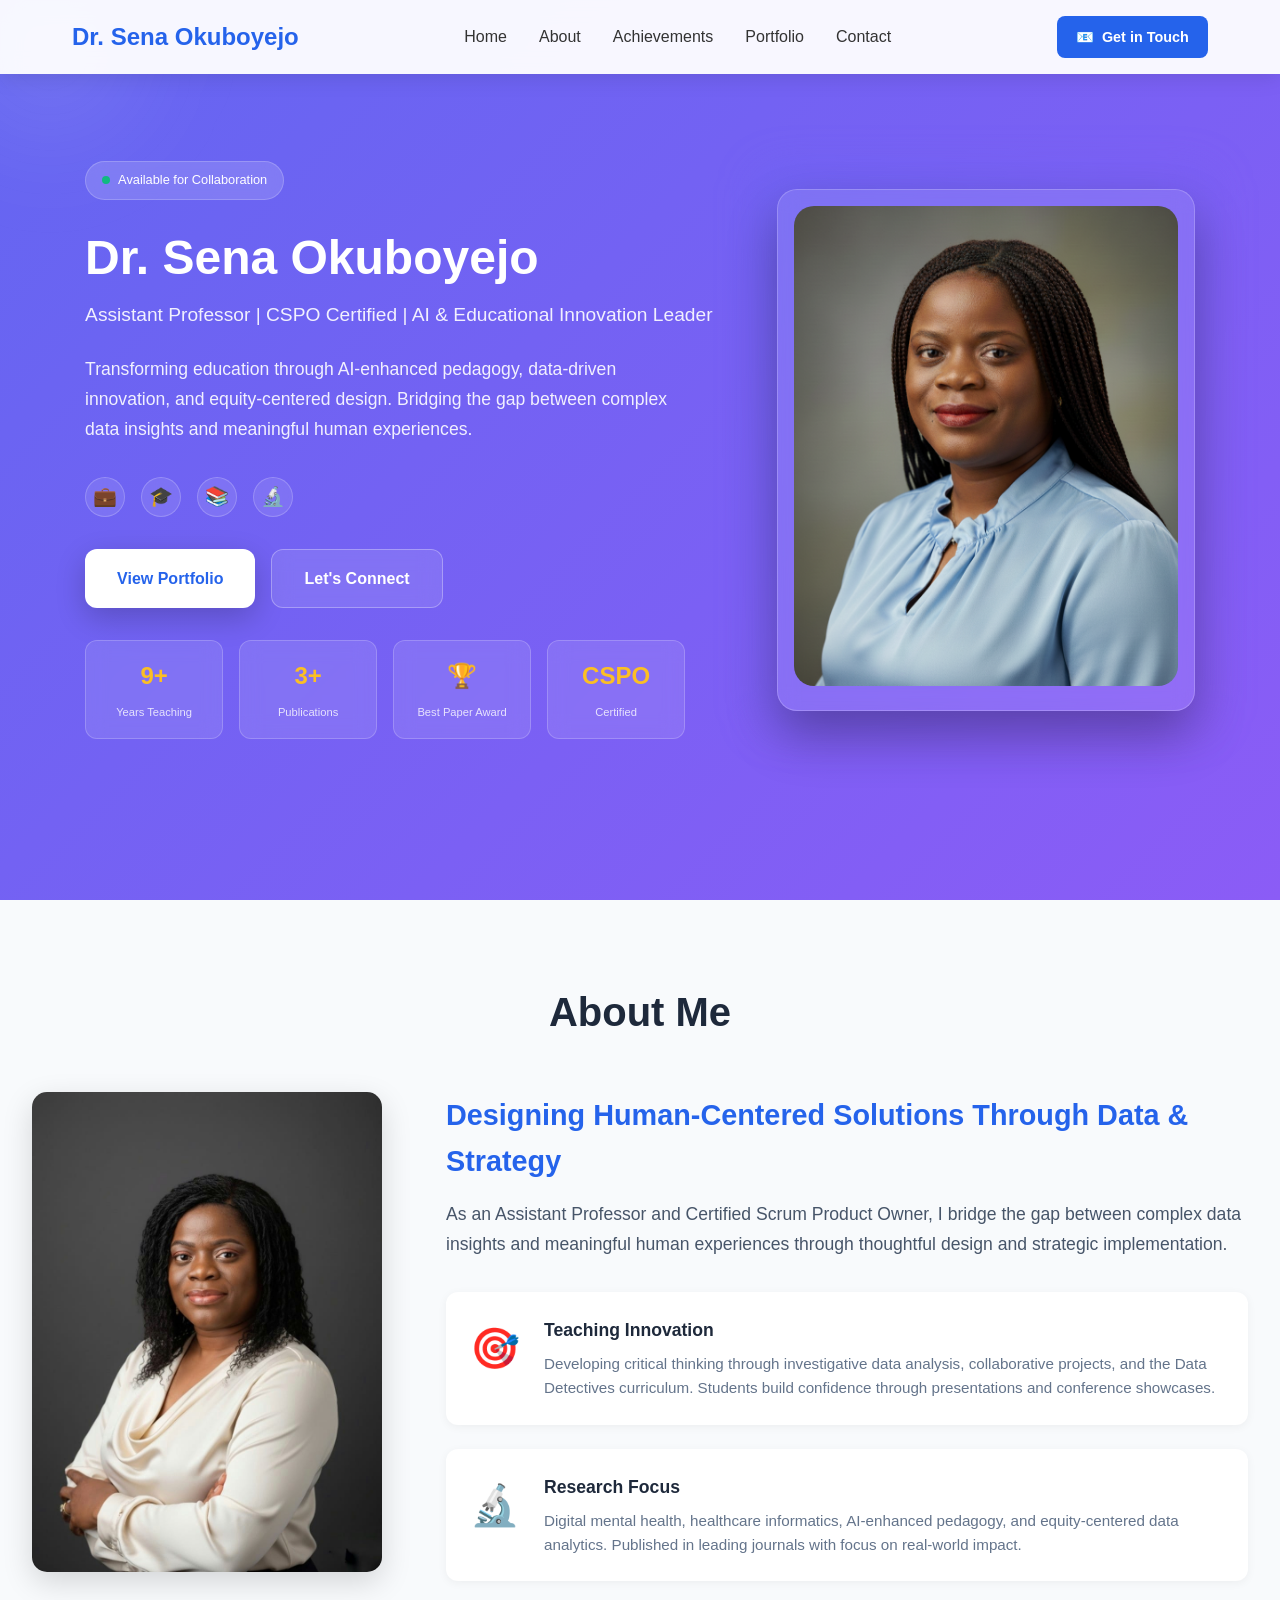
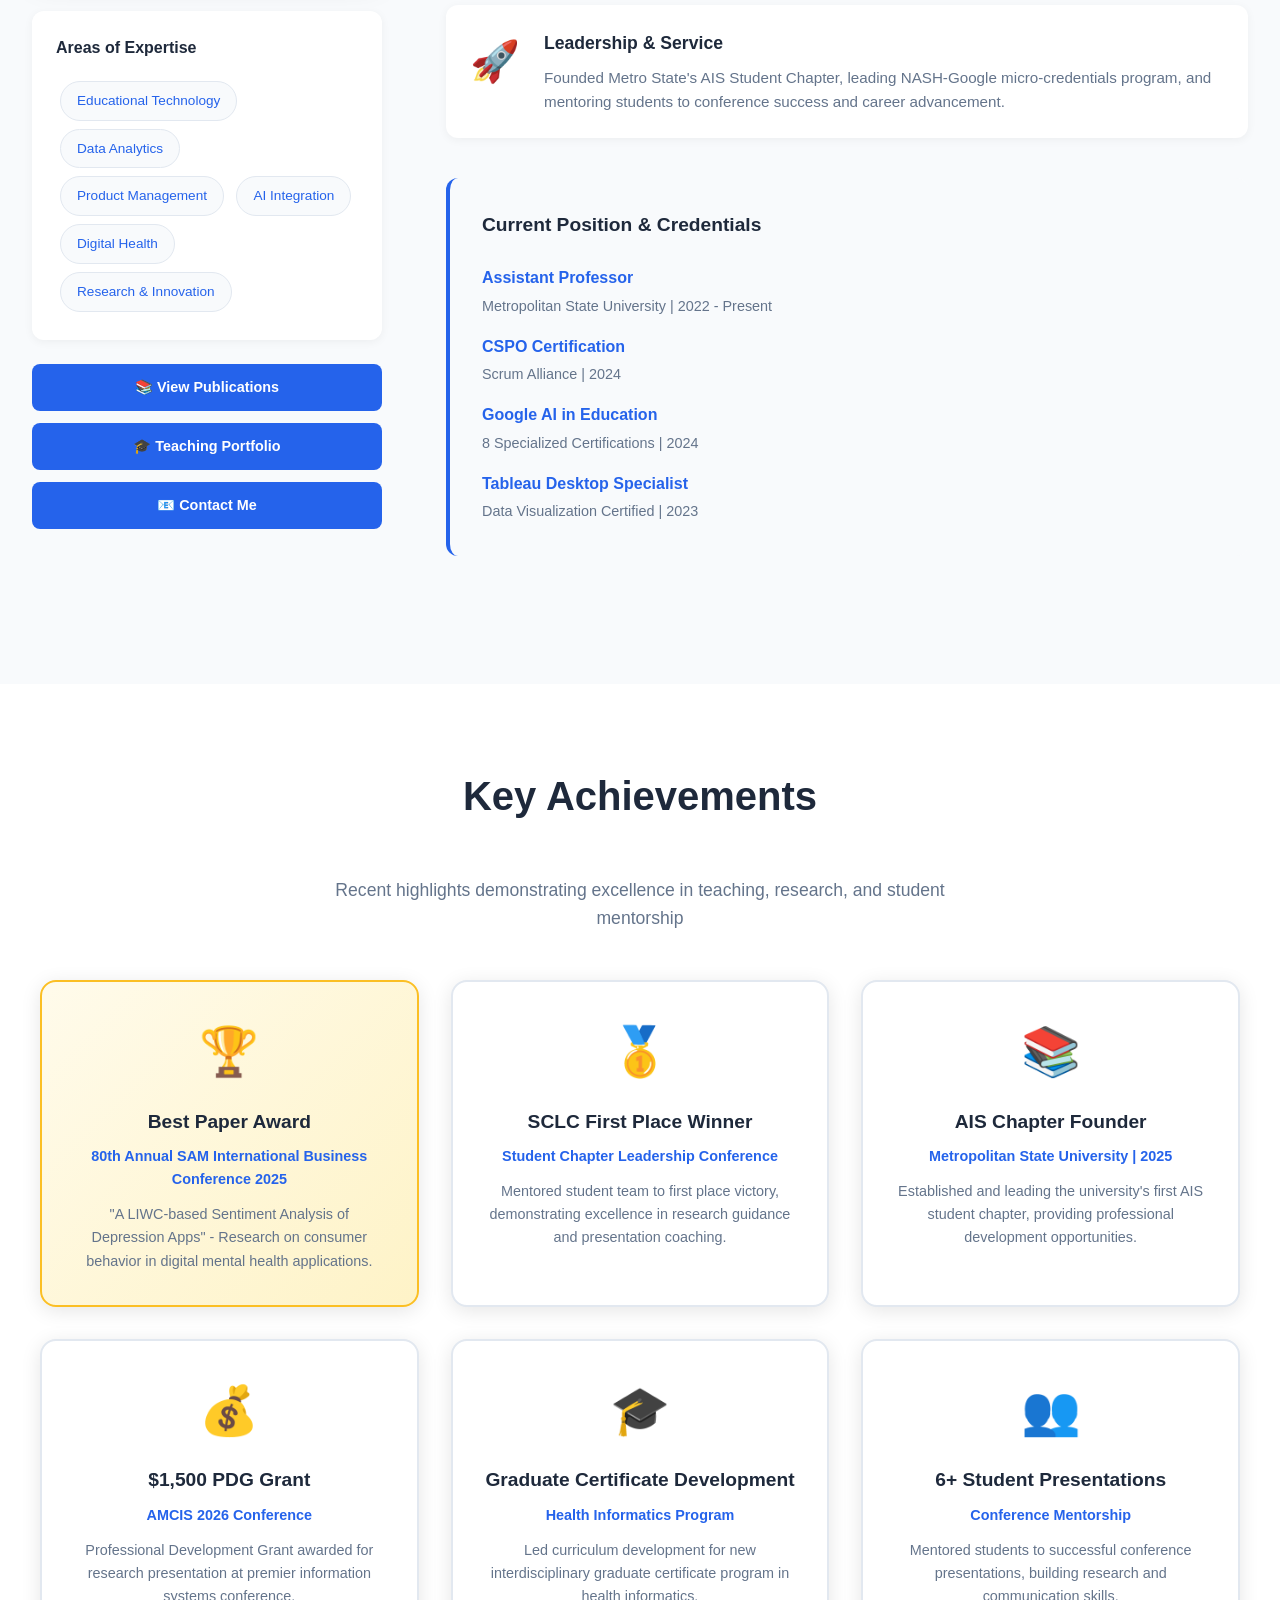
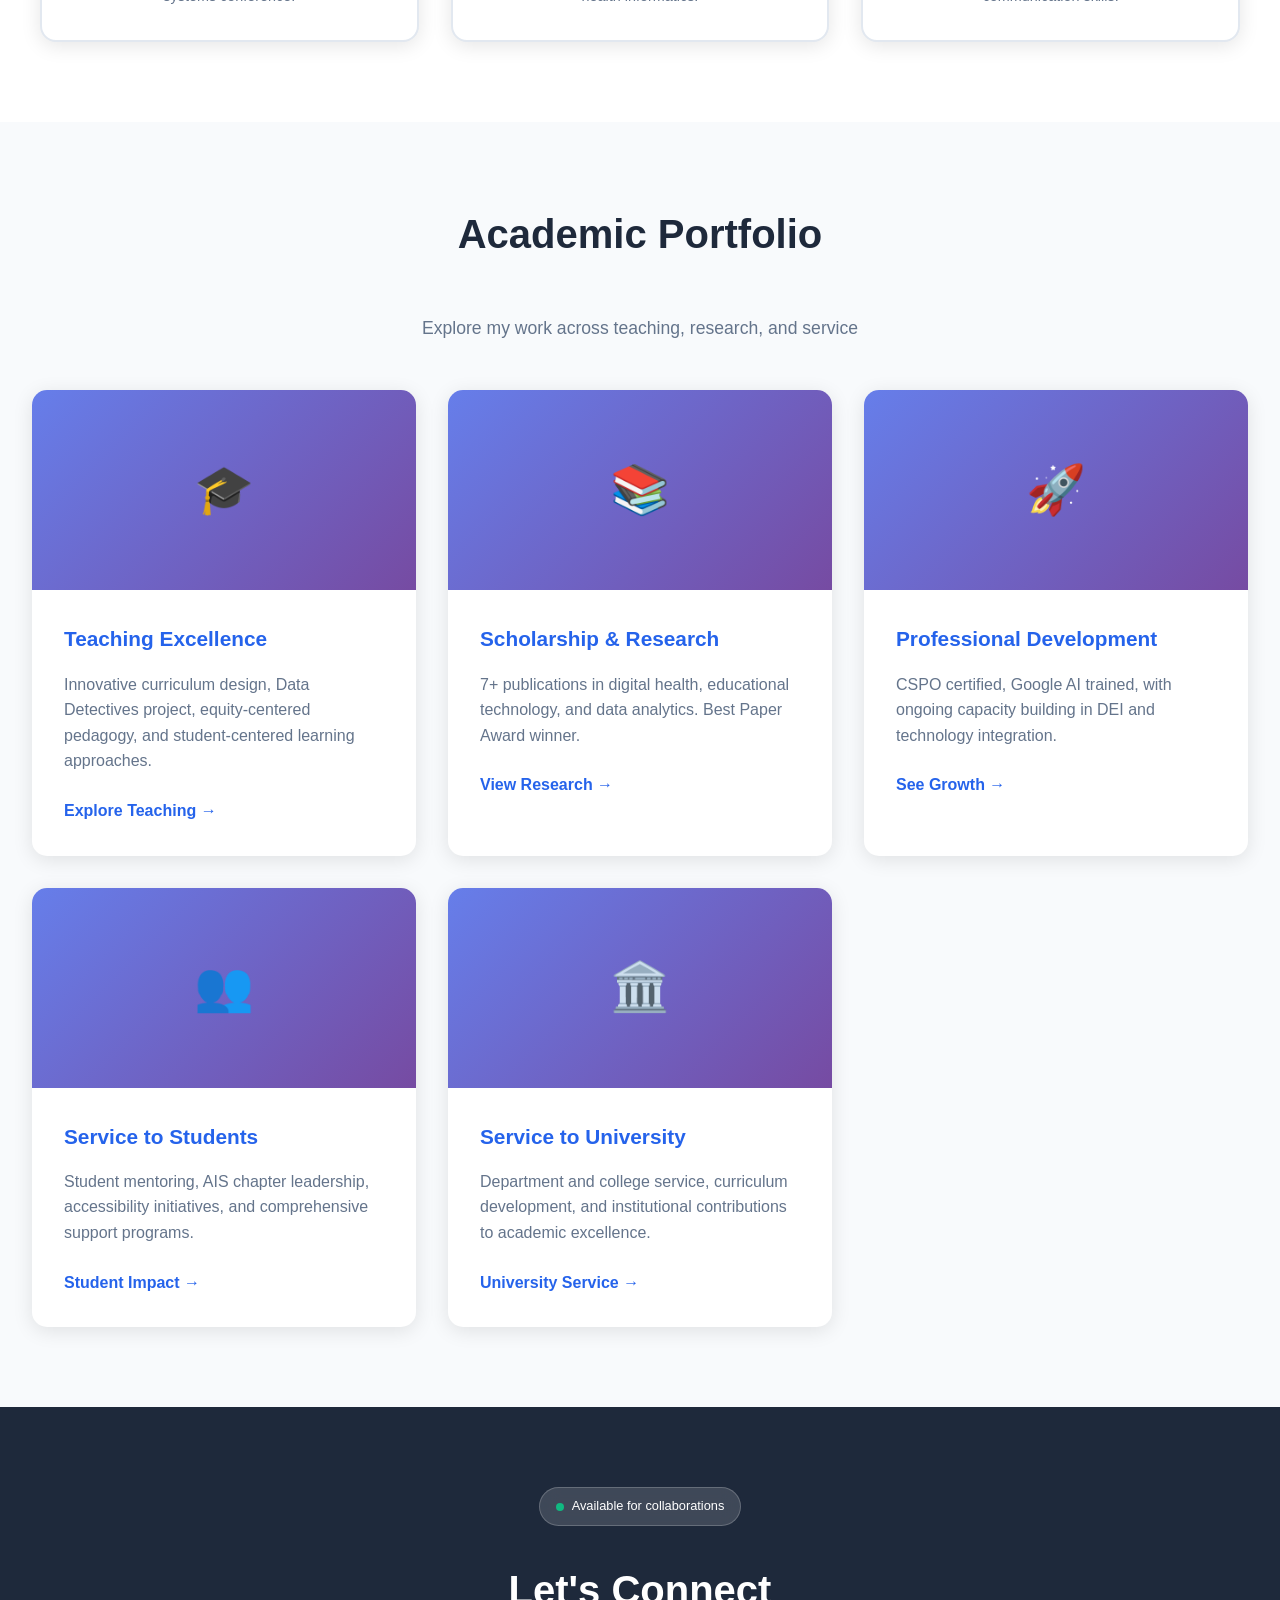
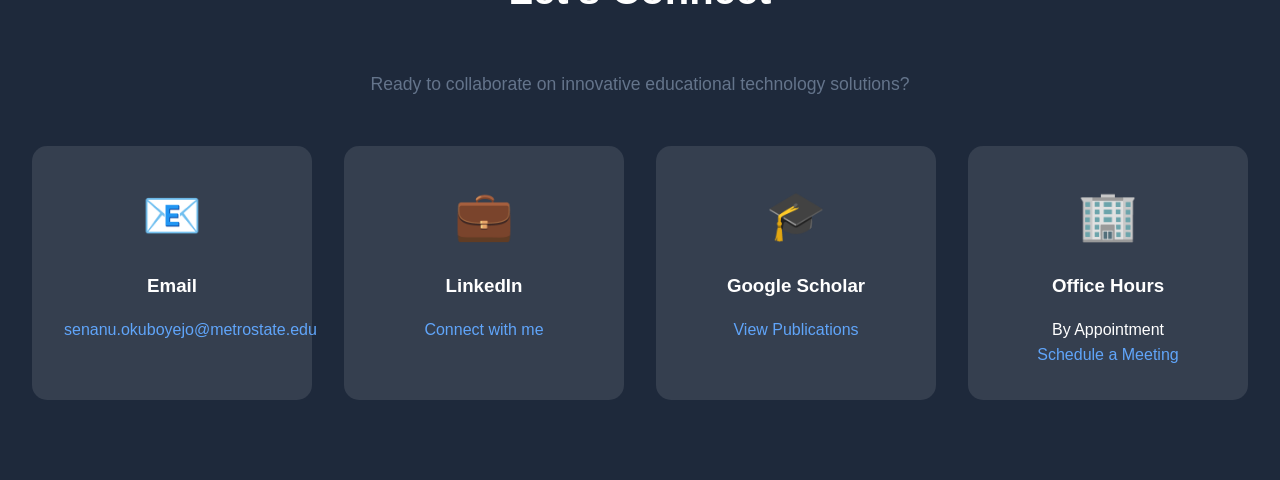
<file: index.html>
<!DOCTYPE html>
<html lang="en">
<head>
    <meta charset="UTF-8">
    <meta name="viewport" content="width=device-width, initial-scale=1.0">
    <title>Dr. Sena Okuboyejo | AI & Educational Innovation Leader | Assistant Professor</title>
    <meta name="description" content="Dr. Sena Okuboyejo - Assistant Professor specializing in AI-enhanced pedagogy, data analytics, and educational technology. CSPO certified with 17+ years teaching experience, 7+ publications, and Best Paper Award winner.">
    <meta property="og:title" content="Dr. Sena Okuboyejo | AI & Educational Innovation Leader">
    <meta property="og:description" content="Transforming education through AI, data-driven innovation, and equity-centered pedagogy. Assistant Professor, researcher, and CSPO certified product leader.">
    <meta property="og:type" content="website">
    <meta property="og:image" content="Sena_Portrait1.PNG">
    <meta name="twitter:card" content="summary_large_image">
    <meta name="twitter:title" content="Dr. Sena Okuboyejo | AI & Educational Innovation Leader">
    <meta name="twitter:description" content="Transforming education through AI, data-driven innovation, and equity-centered pedagogy.">
    <link rel="stylesheet" href="styles.css">
</head>
<body>
    <!-- Header -->
    <header>
        <nav>
            <div class="logo">Dr. Sena Okuboyejo</div>
            <ul class="nav-links">
                <li><a href="#home">Home</a></li>
                <li><a href="#about">About</a></li>
                <li><a href="#achievements">Achievements</a></li>
                <li><a href="#portfolio">Portfolio</a></li>
                <li><a href="#contact">Contact</a></li>
            </ul>
            <a href="#contact" class="header-cta">
                <span>📧</span> Get in Touch
            </a>
            <button class="mobile-menu-btn" onclick="toggleMobileMenu()">
                ☰
            </button>
        </nav>
    </header>

    <!-- Mobile Menu -->
    <div class="mobile-menu" id="mobileMenu">
        <ul>
            <li><a href="#home" onclick="toggleMobileMenu()">Home</a></li>
            <li><a href="#about" onclick="toggleMobileMenu()">About</a></li>
            <li><a href="#achievements" onclick="toggleMobileMenu()">Achievements</a></li>
            <li><a href="#portfolio" onclick="toggleMobileMenu()">Portfolio</a></li>
            <li><a href="#contact" onclick="toggleMobileMenu()">Contact</a></li>
        </ul>
    </div>

    <!-- Hero Section -->
    <section id="home" class="hero">
        <div class="container">
            <div class="hero-content">
                <div class="hero-text">
                    <div class="status-badge">
                        <span class="status-dot"></span>
                        Available for Collaboration
                    </div>
                    
                    <h1>Dr. Sena Okuboyejo</h1>
                    
                    <h2 class="subtitle">
                        Assistant Professor | CSPO Certified | AI & Educational Innovation Leader
                    </h2>
                    
                    <p class="hero-description">
                        Transforming education through AI-enhanced pedagogy, data-driven innovation, and equity-centered design. Bridging the gap between complex data insights and meaningful human experiences.
                    </p>
                    
                    <!-- Social Media Icons -->
                    <div class="social-links">
                        <a href="https://www.linkedin.com/in/senaokuboyejo" class="social-link" title="LinkedIn" target="_blank">
                            💼
                        </a>
                        <a href="https://orcid.org/0000-0002-9765-5028" class="social-link" title="ORCID" target="_blank">
                            🎓
                        </a>
                        <a href="https://scholar.google.com/citations?user=zU_gVnEAAAAJ&hl=en" class="social-link" title="Google Scholar" target="_blank">
                            📚
                        </a>
                        <a href="https://www.researchgate.net/profile/Senanu-Okuboyejo" class="social-link" title="ResearchGate" target="_blank">
                            🔬
                        </a>
                    </div>
                    
                    <div class="cta-buttons">
                        <a href="#portfolio" class="btn btn-primary">
                            View Portfolio
                        </a>
                        <a href="#contact" class="btn btn-secondary">
                            Let's Connect
                        </a>
                    </div>
                    
                    <!-- Simplified Statistics - 4 Key Metrics -->
                    <div class="hero-stats">
                        <div class="stat-card">
                            <div class="counter stat-number" data-target="17">0</div>
                            <div class="stat-label">Years Teaching</div>
                        </div>
                        <div class="stat-card">
                            <div class="counter stat-number" data-target="7">0</div>
                            <div class="stat-label">Publications</div>
                        </div>
                        <div class="stat-card">
                            <div class="stat-number">🏆</div>
                            <div class="stat-label">Best Paper Award</div>
                        </div>
                        <div class="stat-card">
                            <div class="stat-number">CSPO</div>
                            <div class="stat-label">Certified</div>
                        </div>
                    </div>
                </div>
                
                <div class="hero-visual">
                    <div class="profile-container">
                        <img src="Sena_Portrait1.PNG" alt="Dr. Sena Okuboyejo - Assistant Professor specializing in AI-enhanced pedagogy and educational technology" class="profile-img">
                    </div>
                </div>
            </div>
        </div>
    </section>

    <!-- About Section -->
    <section id="about" class="about">
        <div class="container">
            <h2 class="section-title">About Me</h2>
            
            <div class="about-grid">
                <!-- Left Column: Image & Quick Info -->
                <div class="about-sidebar">
                    <div class="about-image">
                        <img src="Sena_Portrait .png" alt="Dr. Sena Okuboyejo - Assistant Professor and Educational Innovation Leader">
                    </div>
                    
                    <div class="expertise-tags">
                        <h4>Areas of Expertise</h4>
                        <div class="tag">Educational Technology</div>
                        <div class="tag">Data Analytics</div>
                        <div class="tag">Product Management</div>
                        <div class="tag">AI Integration</div>
                        <div class="tag">Digital Health</div>
                        <div class="tag">Research & Innovation</div>
                    </div>
                    
                    <div class="quick-links">
                        <a href="scholarship.html" class="quick-link-btn">📚 View Publications</a>
                        <a href="teaching.html" class="quick-link-btn">🎓 Teaching Portfolio</a>
                        <a href="#contact" class="quick-link-btn">📧 Contact Me</a>
                    </div>
                </div>
                
                <!-- Right Column: Main Content -->
                <div class="about-content">
                    <h3>Designing Human-Centered Solutions Through Data & Strategy</h3>
                    <p>
                        As an Assistant Professor and Certified Scrum Product Owner, I bridge the gap between complex data insights and meaningful human experiences through thoughtful design and strategic implementation.
                    </p>
                    
                    <div class="about-highlights">
                        <div class="highlight-item">
                            <div class="highlight-icon">🎯</div>
                            <div class="highlight-content">
                                <h4>Teaching Innovation</h4>
                                <p>Developing critical thinking through investigative data analysis, collaborative projects, and the Data Detectives curriculum. Students build confidence through presentations and conference showcases.</p>
                            </div>
                        </div>
                        
                        <div class="highlight-item">
                            <div class="highlight-icon">🔬</div>
                            <div class="highlight-content">
                                <h4>Research Focus</h4>
                                <p>Digital mental health, healthcare informatics, AI-enhanced pedagogy, and equity-centered data analytics. Published in leading journals with focus on real-world impact.</p>
                            </div>
                        </div>
                        
                        <div class="highlight-item">
                            <div class="highlight-icon">🚀</div>
                            <div class="highlight-content">
                                <h4>Leadership & Service</h4>
                                <p>Founded Metro State's AIS Student Chapter, leading NASH-Google micro-credentials program, and mentoring students to conference success and career advancement.</p>
                            </div>
                        </div>
                    </div>
                    
                    <div class="credentials">
                        <h4>Current Position & Credentials</h4>
                        <div class="credential-list">
                            <div class="credential-item">
                                <strong>Assistant Professor</strong>
                                <span>Metropolitan State University | 2022 - Present</span>
                            </div>
                            <div class="credential-item">
                                <strong>CSPO Certification</strong>
                                <span>Scrum Alliance | 2024</span>
                            </div>
                            <div class="credential-item">
                                <strong>Google AI in Education</strong>
                                <span>8 Specialized Certifications | 2024</span>
                            </div>
                            <div class="credential-item">
                                <strong>Tableau Desktop Specialist</strong>
                                <span>Data Visualization Certified | 2023</span>
                            </div>
                        </div>
                    </div>
                </div>
            </div>
        </div>
    </section>

    <!-- Key Achievements Section -->
    <section id="achievements" class="achievements">
        <div class="container">
            <h2 class="section-title">Key Achievements</h2>
            <p class="section-subtitle">Recent highlights demonstrating excellence in teaching, research, and student mentorship</p>
            
            <div class="achievements-grid">
                <div class="achievement-card best-paper">
                    <div class="achievement-icon">🏆</div>
                    <h3>Best Paper Award</h3>
                    <p class="achievement-venue">80th Annual SAM International Business Conference 2025</p>
                    <p class="achievement-desc">"A LIWC-based Sentiment Analysis of Depression Apps" - Research on consumer behavior in digital mental health applications.</p>
                </div>
                
                <div class="achievement-card">
                    <div class="achievement-icon">🥇</div>
                    <h3>SCLC First Place Winner</h3>
                    <p class="achievement-venue">Student Chapter Leadership Conference</p>
                    <p class="achievement-desc">Mentored student team to first place victory, demonstrating excellence in research guidance and presentation coaching.</p>
                </div>
                
                <div class="achievement-card">
                    <div class="achievement-icon">📚</div>
                    <h3>AIS Chapter Founder</h3>
                    <p class="achievement-venue">Metropolitan State University | 2025</p>
                    <p class="achievement-desc">Established and leading the university's first AIS student chapter, providing professional development opportunities.</p>
                </div>
                
                <div class="achievement-card">
                    <div class="achievement-icon">💰</div>
                    <h3>$1,500 PDG Grant</h3>
                    <p class="achievement-venue">AMCIS 2026 Conference</p>
                    <p class="achievement-desc">Professional Development Grant awarded for research presentation at premier information systems conference.</p>
                </div>
                
                <div class="achievement-card">
                    <div class="achievement-icon">🎓</div>
                    <h3>Graduate Certificate Development</h3>
                    <p class="achievement-venue">Health Informatics Program</p>
                    <p class="achievement-desc">Led curriculum development for new interdisciplinary graduate certificate program in health informatics.</p>
                </div>
                
                <div class="achievement-card">
                    <div class="achievement-icon">👥</div>
                    <h3>6+ Student Presentations</h3>
                    <p class="achievement-venue">Conference Mentorship</p>
                    <p class="achievement-desc">Mentored students to successful conference presentations, building research and communication skills.</p>
                </div>
            </div>
        </div>
    </section>

    <!-- Portfolio Section -->
    <section id="portfolio" class="portfolio">
        <div class="container">
            <h2 class="section-title">Academic Portfolio</h2>
            <p class="section-subtitle">Explore my work across teaching, research, and service</p>
            
            <div class="portfolio-grid">
                <div class="portfolio-card">
                    <div class="portfolio-header">
                        🎓
                    </div>
                    <div class="portfolio-content">
                        <h3>Teaching Excellence</h3>
                        <p>Innovative curriculum design, Data Detectives project, equity-centered pedagogy, and student-centered learning approaches.</p>
                        <a href="teaching.html" class="portfolio-link">Explore Teaching →</a>
                    </div>
                </div>
                
                <div class="portfolio-card">
                    <div class="portfolio-header">
                        📚
                    </div>
                    <div class="portfolio-content">
                        <h3>Scholarship & Research</h3>
                        <p>7+ publications in digital health, educational technology, and data analytics. Best Paper Award winner.</p>
                        <a href="scholarship.html" class="portfolio-link">View Research →</a>
                    </div>
                </div>
                
                <div class="portfolio-card">
                    <div class="portfolio-header">
                        🚀
                    </div>
                    <div class="portfolio-content">
                        <h3>Professional Development</h3>
                        <p>CSPO certified, Google AI trained, with ongoing capacity building in DEI and technology integration.</p>
                        <a href="continuing-preparation.html" class="portfolio-link">See Growth →</a>
                    </div>
                </div>
                
                <div class="portfolio-card">
                    <div class="portfolio-header">
                        👥
                    </div>
                    <div class="portfolio-content">
                        <h3>Service to Students</h3>
                        <p>Student mentoring, AIS chapter leadership, accessibility initiatives, and comprehensive support programs.</p>
                        <a href="service-student.html" class="portfolio-link">Student Impact →</a>
                    </div>
                </div>
                
                <div class="portfolio-card">
                    <div class="portfolio-header">
                        🏛️
                    </div>
                    <div class="portfolio-content">
                        <h3>Service to University</h3>
                        <p>Department and college service, curriculum development, and institutional contributions to academic excellence.</p>
                        <a href="service-university.html" class="portfolio-link">University Service →</a>
                    </div>
                </div>
            </div>
        </div>
    </section>

    <!-- Contact Section -->
    <section id="contact" class="contact">
        <div class="container">
            <div class="contact-header">
                <div class="status-badge">
                    <span class="status-dot"></span>
                    Available for collaborations
                </div>
                <h2 class="section-title">Let's Connect</h2>
                <p class="section-subtitle">Ready to collaborate on innovative educational technology solutions?</p>
            </div>
            
            <div class="contact-grid">
                <div class="contact-item">
                    <div class="contact-icon">📧</div>
                    <h3>Email</h3>
                    <a href="mailto:senanu.okuboyejo@metrostate.edu">senanu.okuboyejo@metrostate.edu</a>
                </div>
                
                <div class="contact-item">
                    <div class="contact-icon">💼</div>
                    <h3>LinkedIn</h3>
                    <a href="https://www.linkedin.com/in/senaokuboyejo" target="_blank">Connect with me</a>
                </div>
                
                <div class="contact-item">
                    <div class="contact-icon">🎓</div>
                    <h3>Google Scholar</h3>
                    <a href="https://scholar.google.com/citations?user=zU_gVnEAAAAJ&hl=en" target="_blank">View Publications</a>
                </div>
                
                <div class="contact-item">
                    <div class="contact-icon">🏢</div>
                    <h3>Office Hours</h3>
                    <p>By Appointment<br><a href="#contact">Schedule a Meeting</a></p>
                </div>
            </div>
        </div>
    </section>

    <script src="script.js"></script>
</body>
</html>
</file>
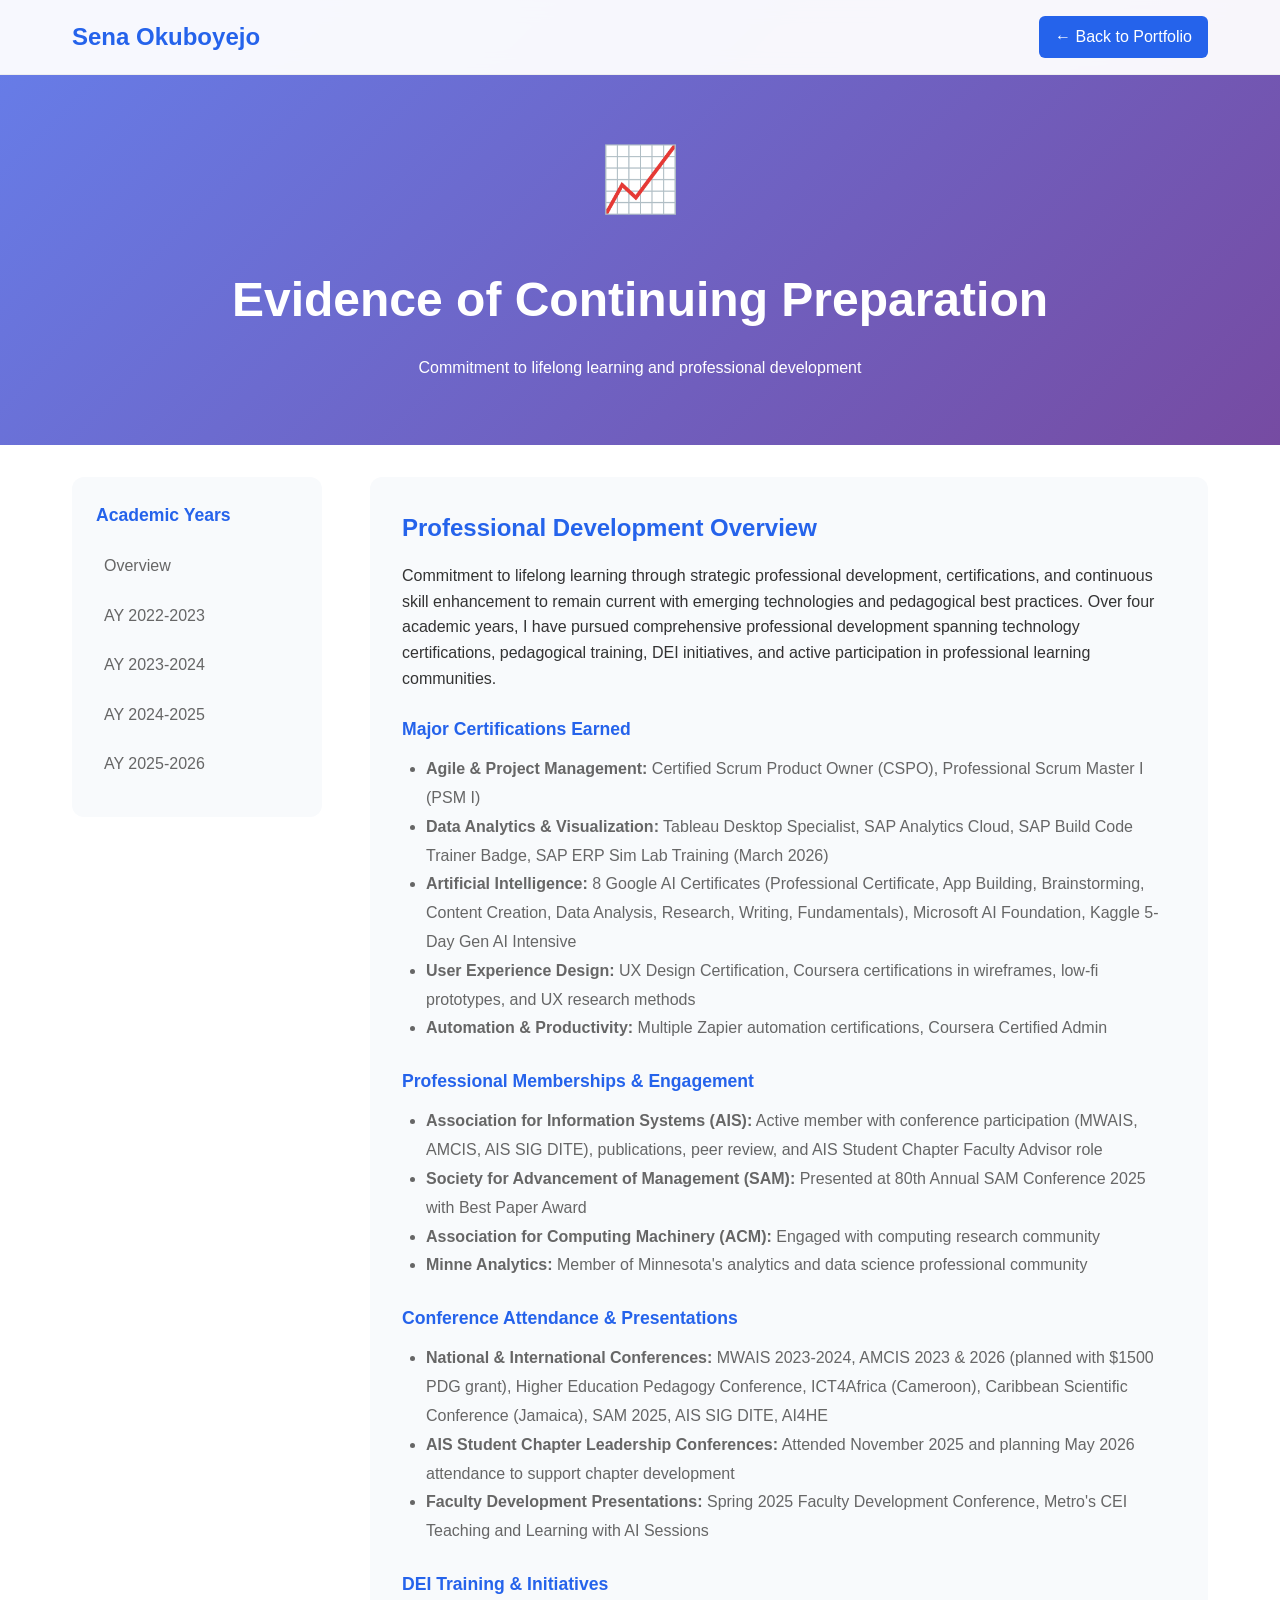
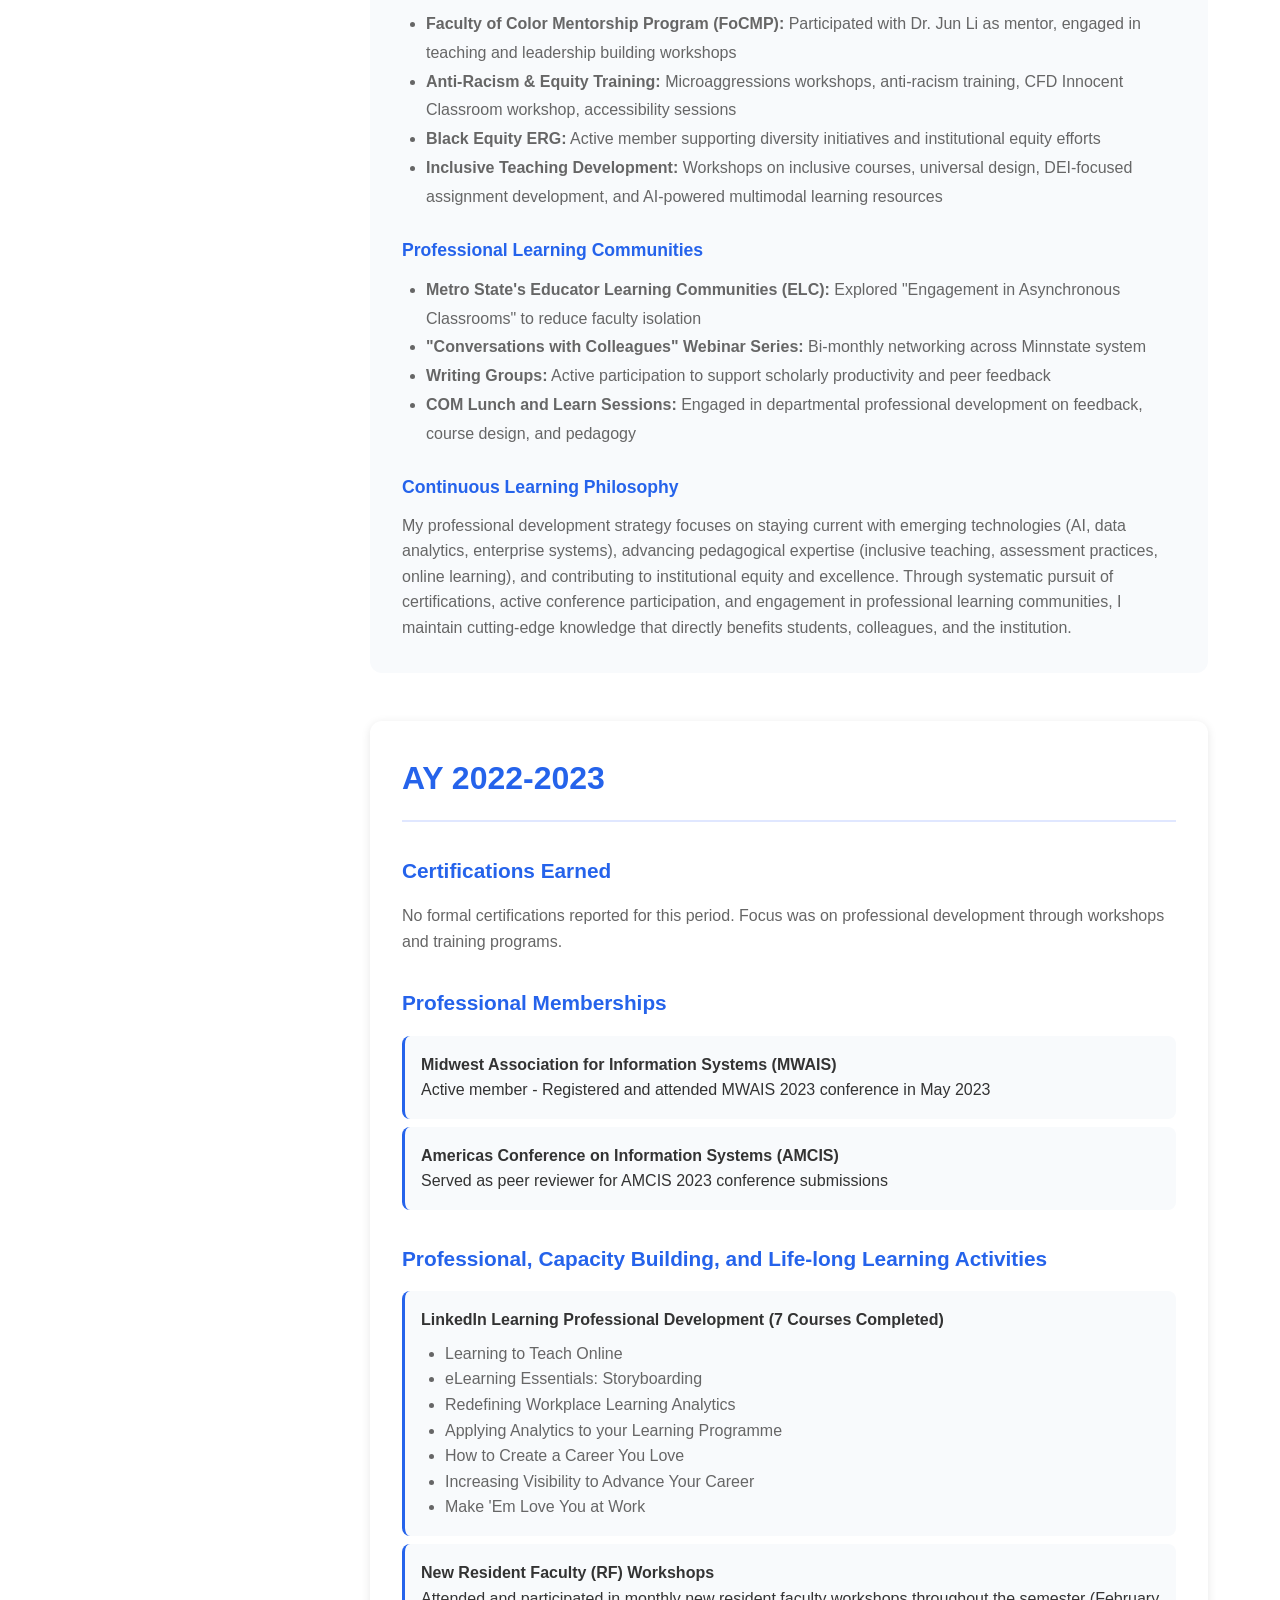
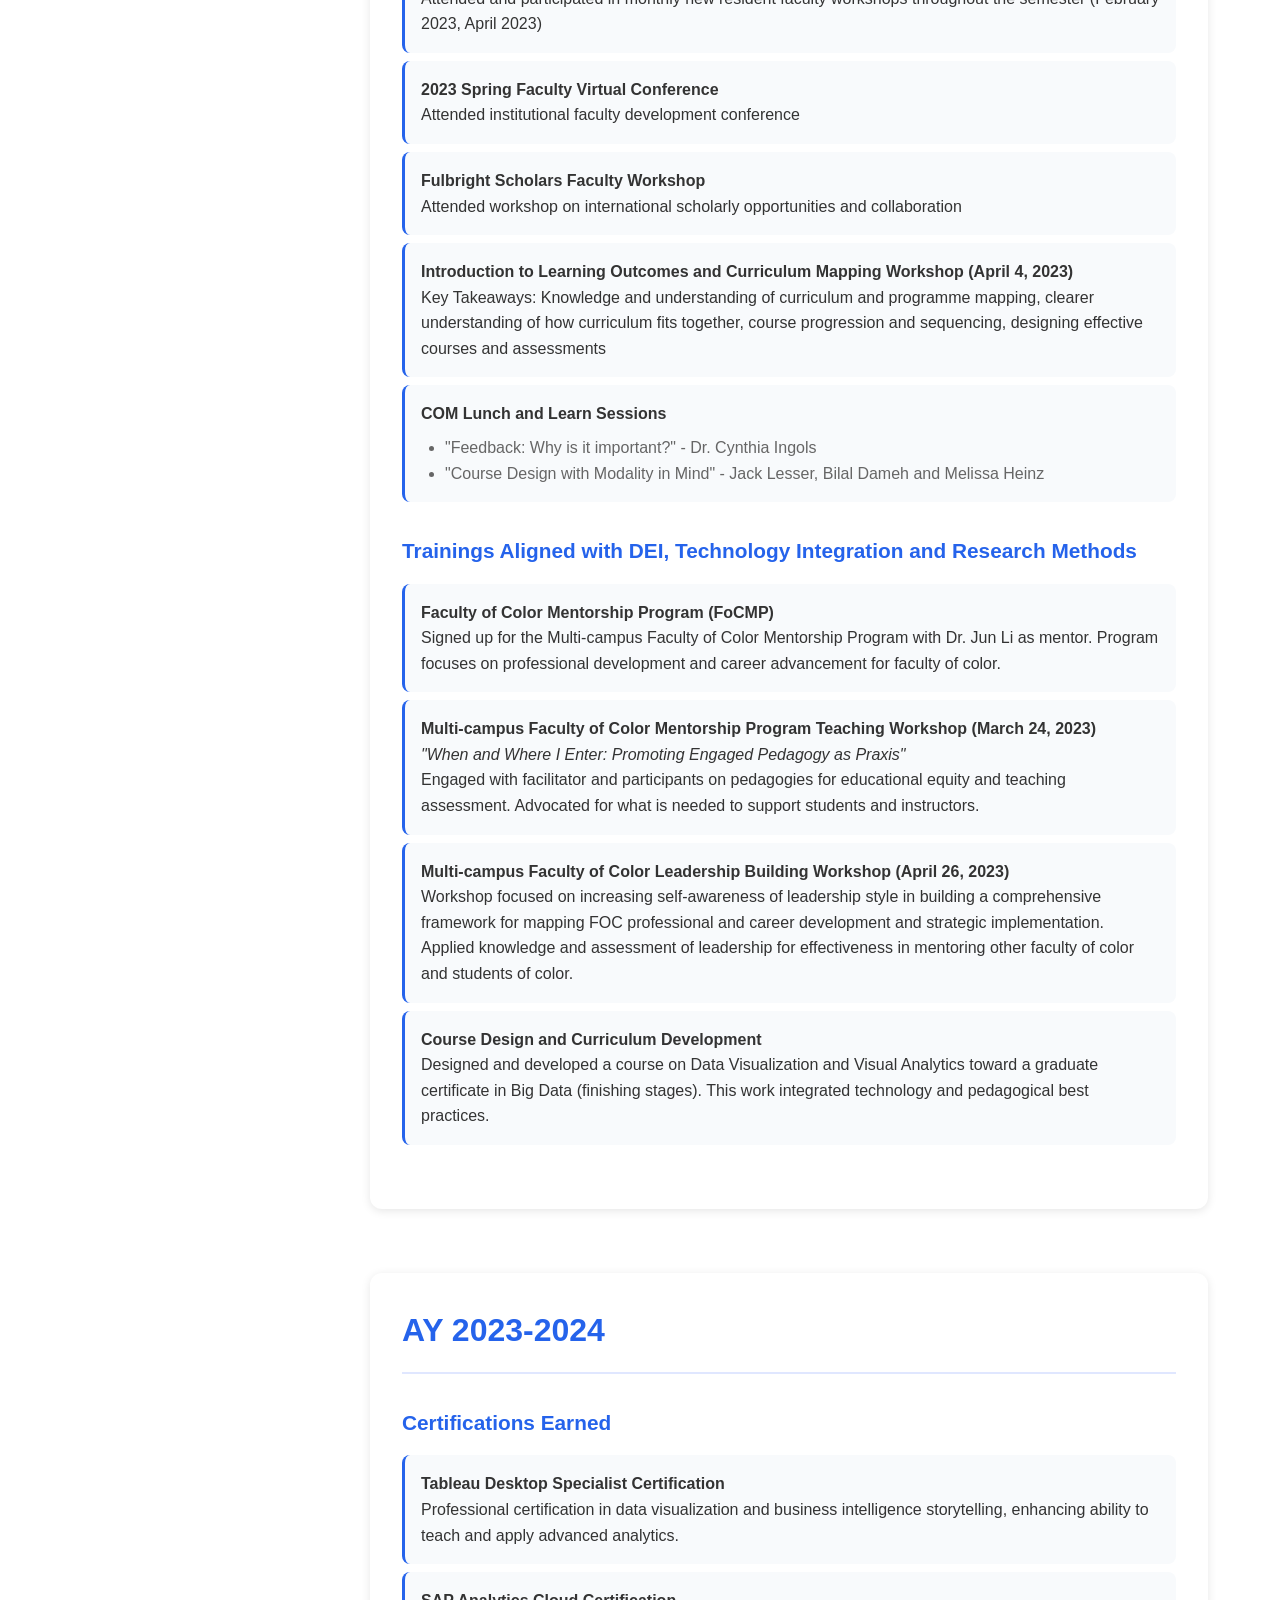
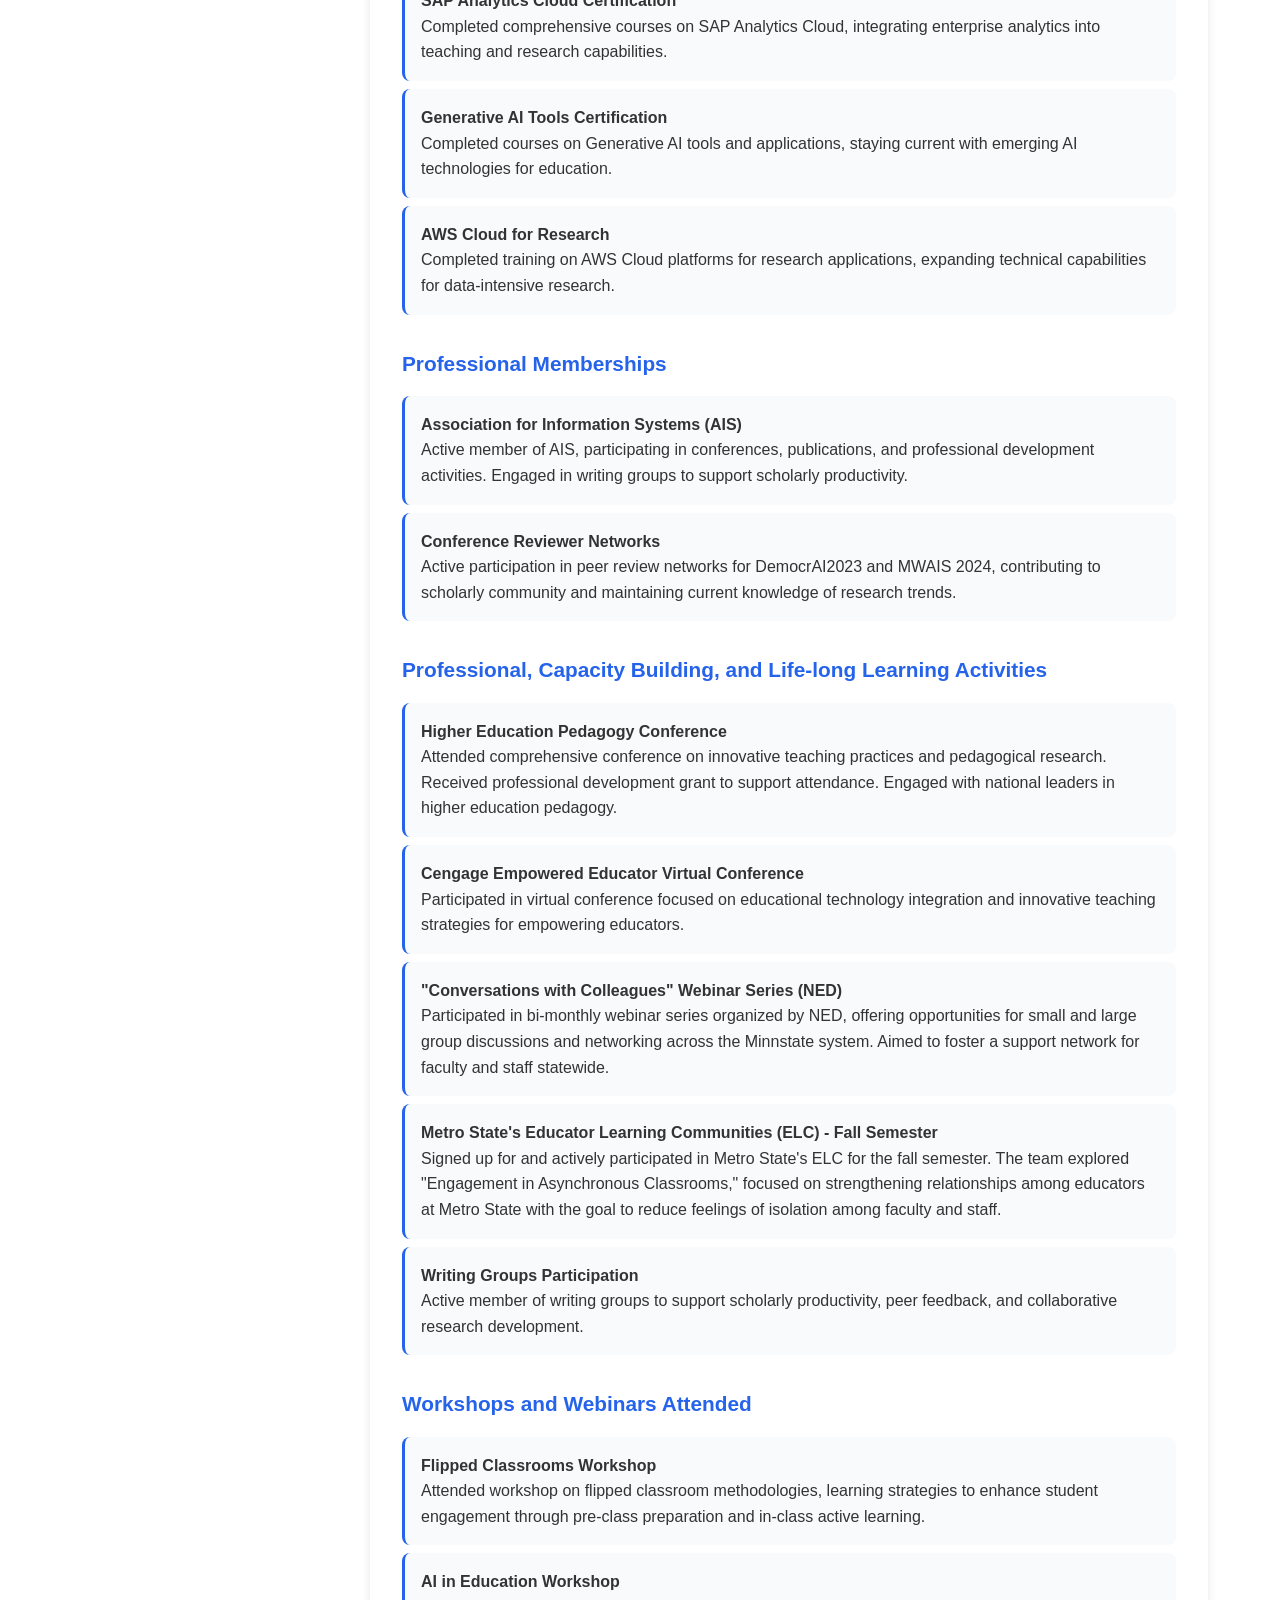
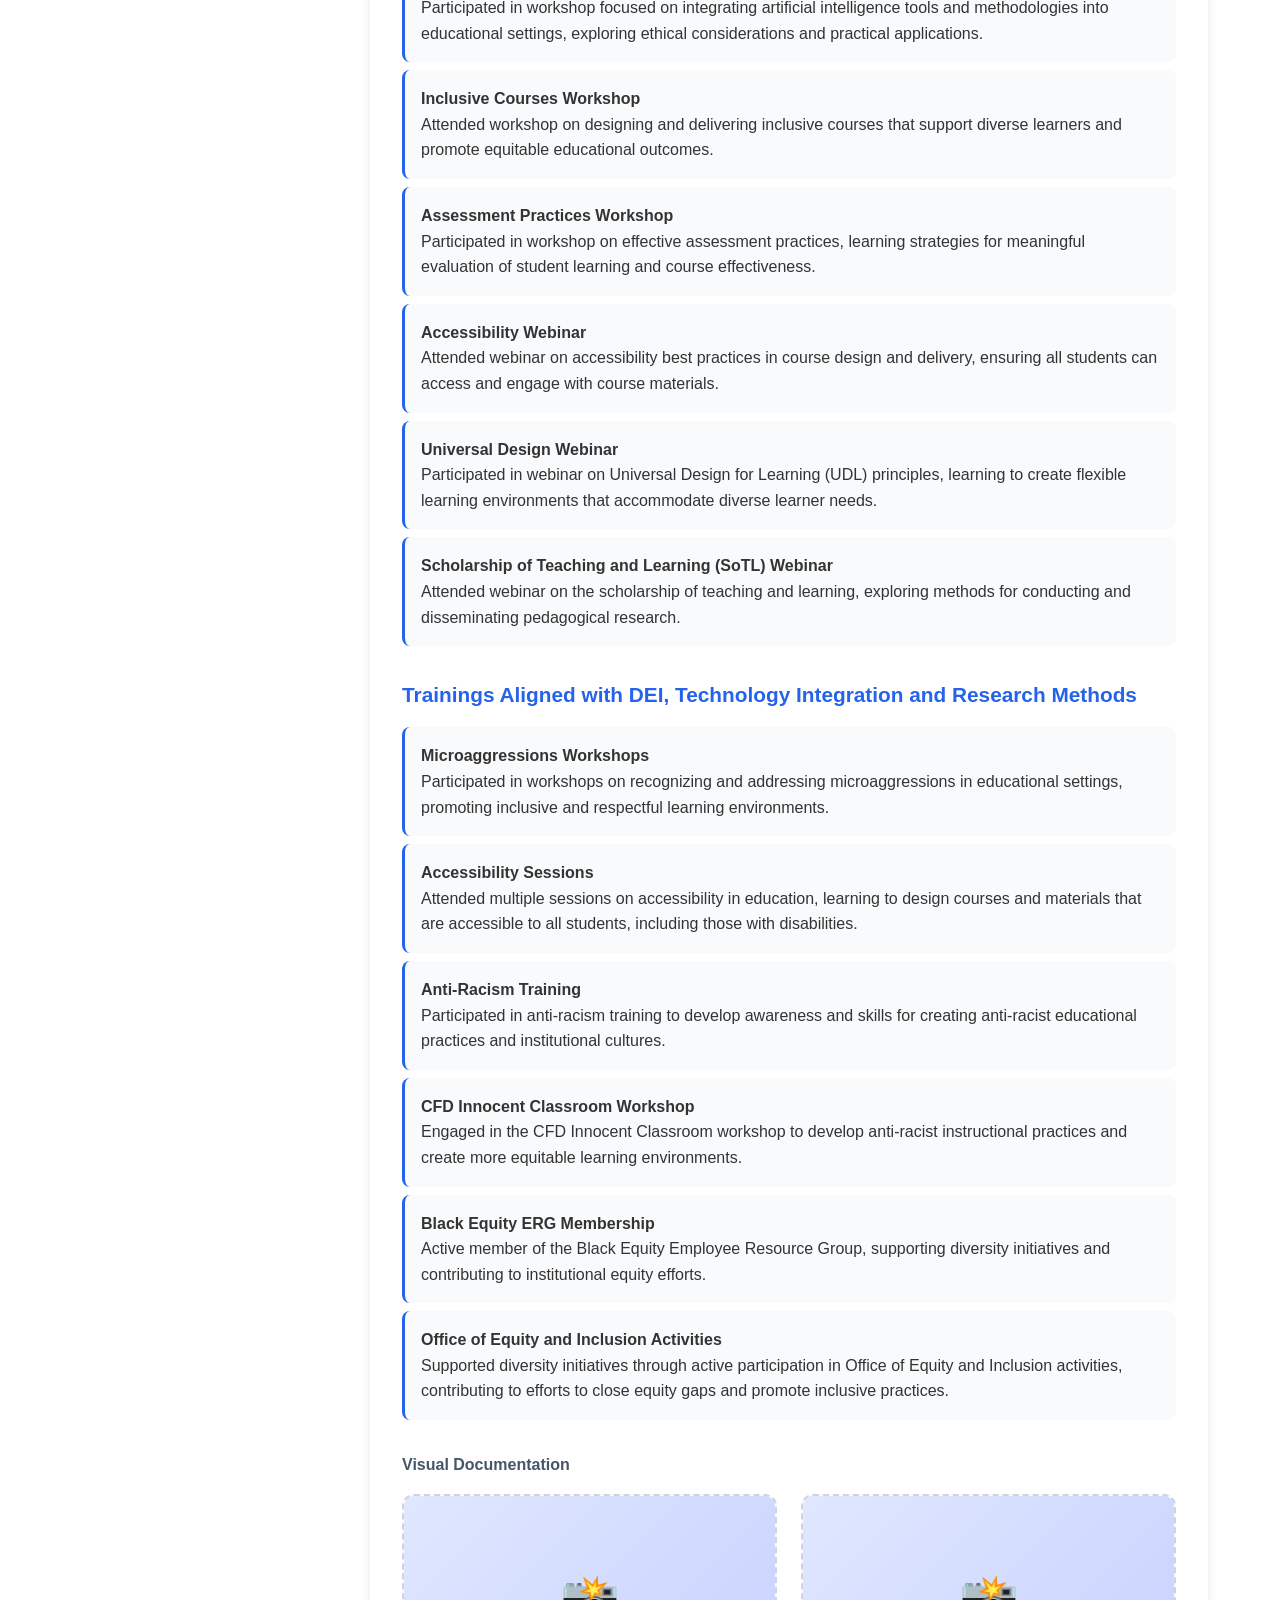
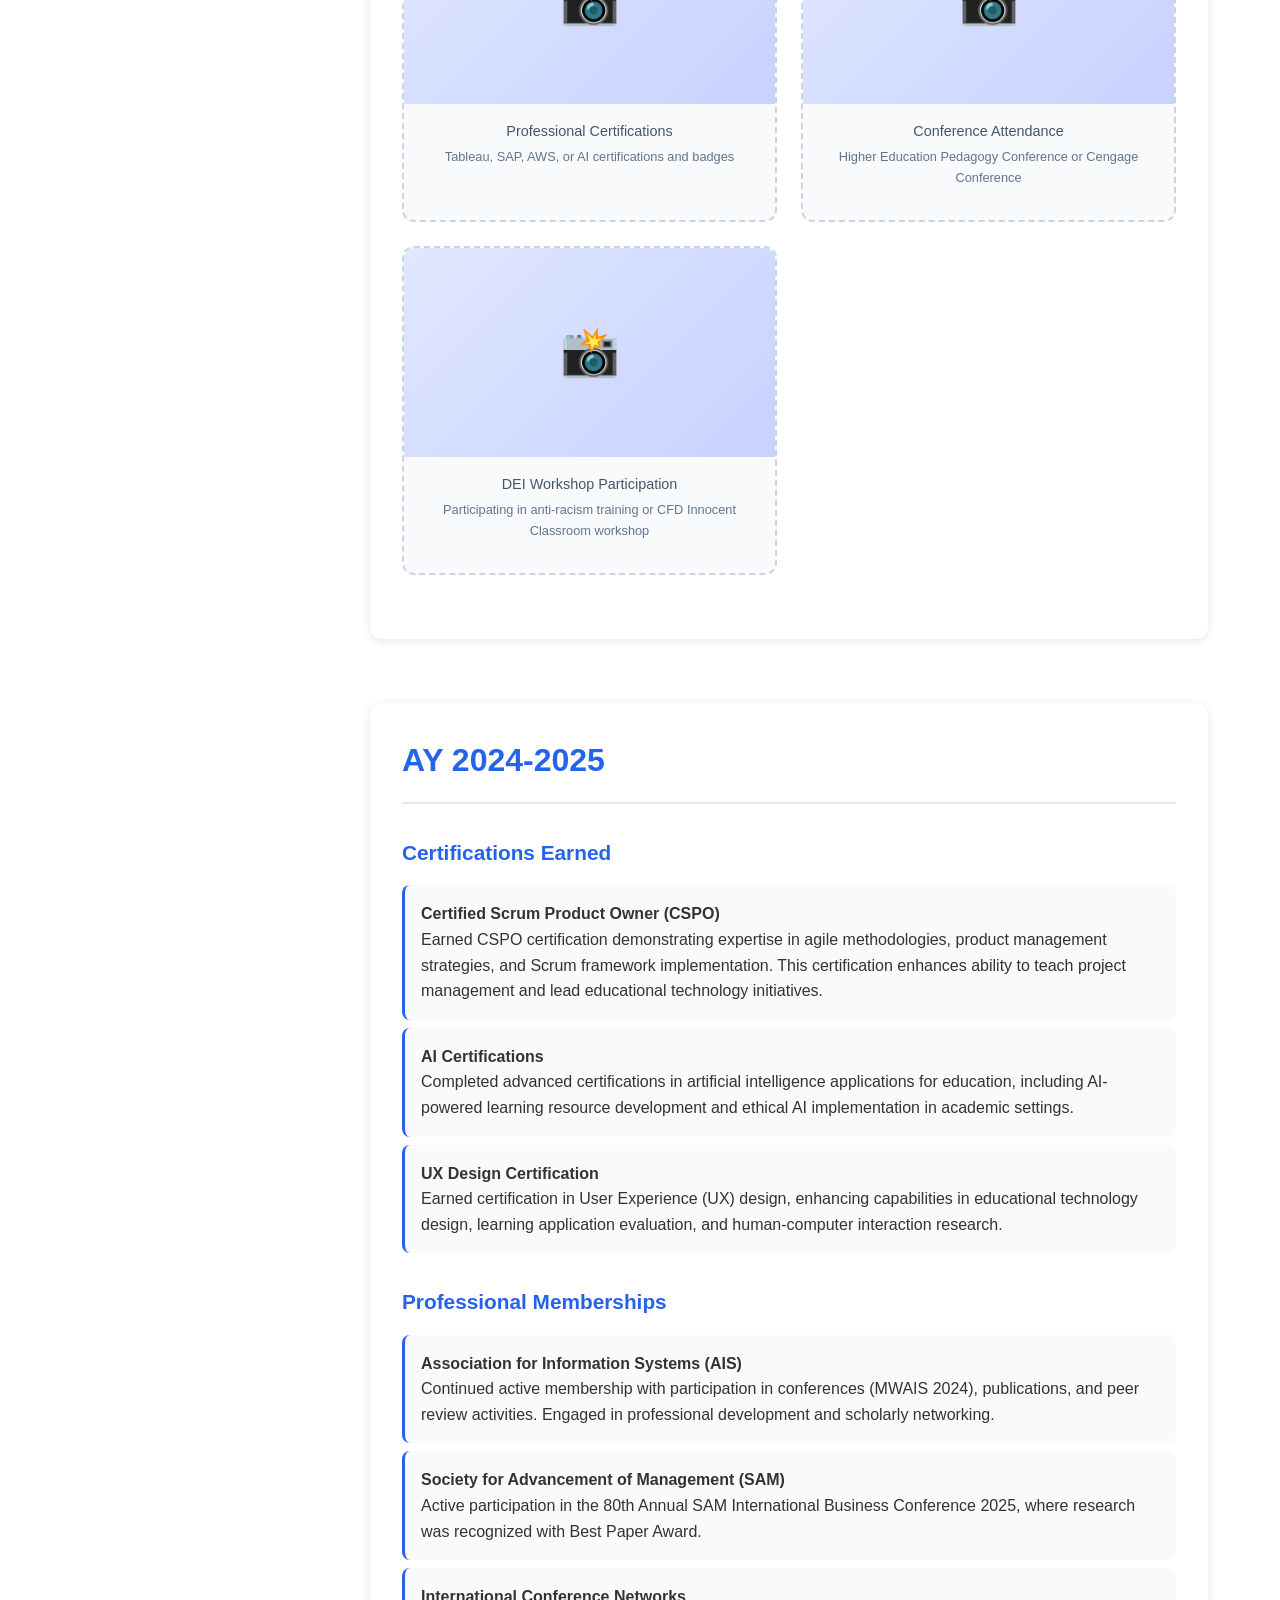
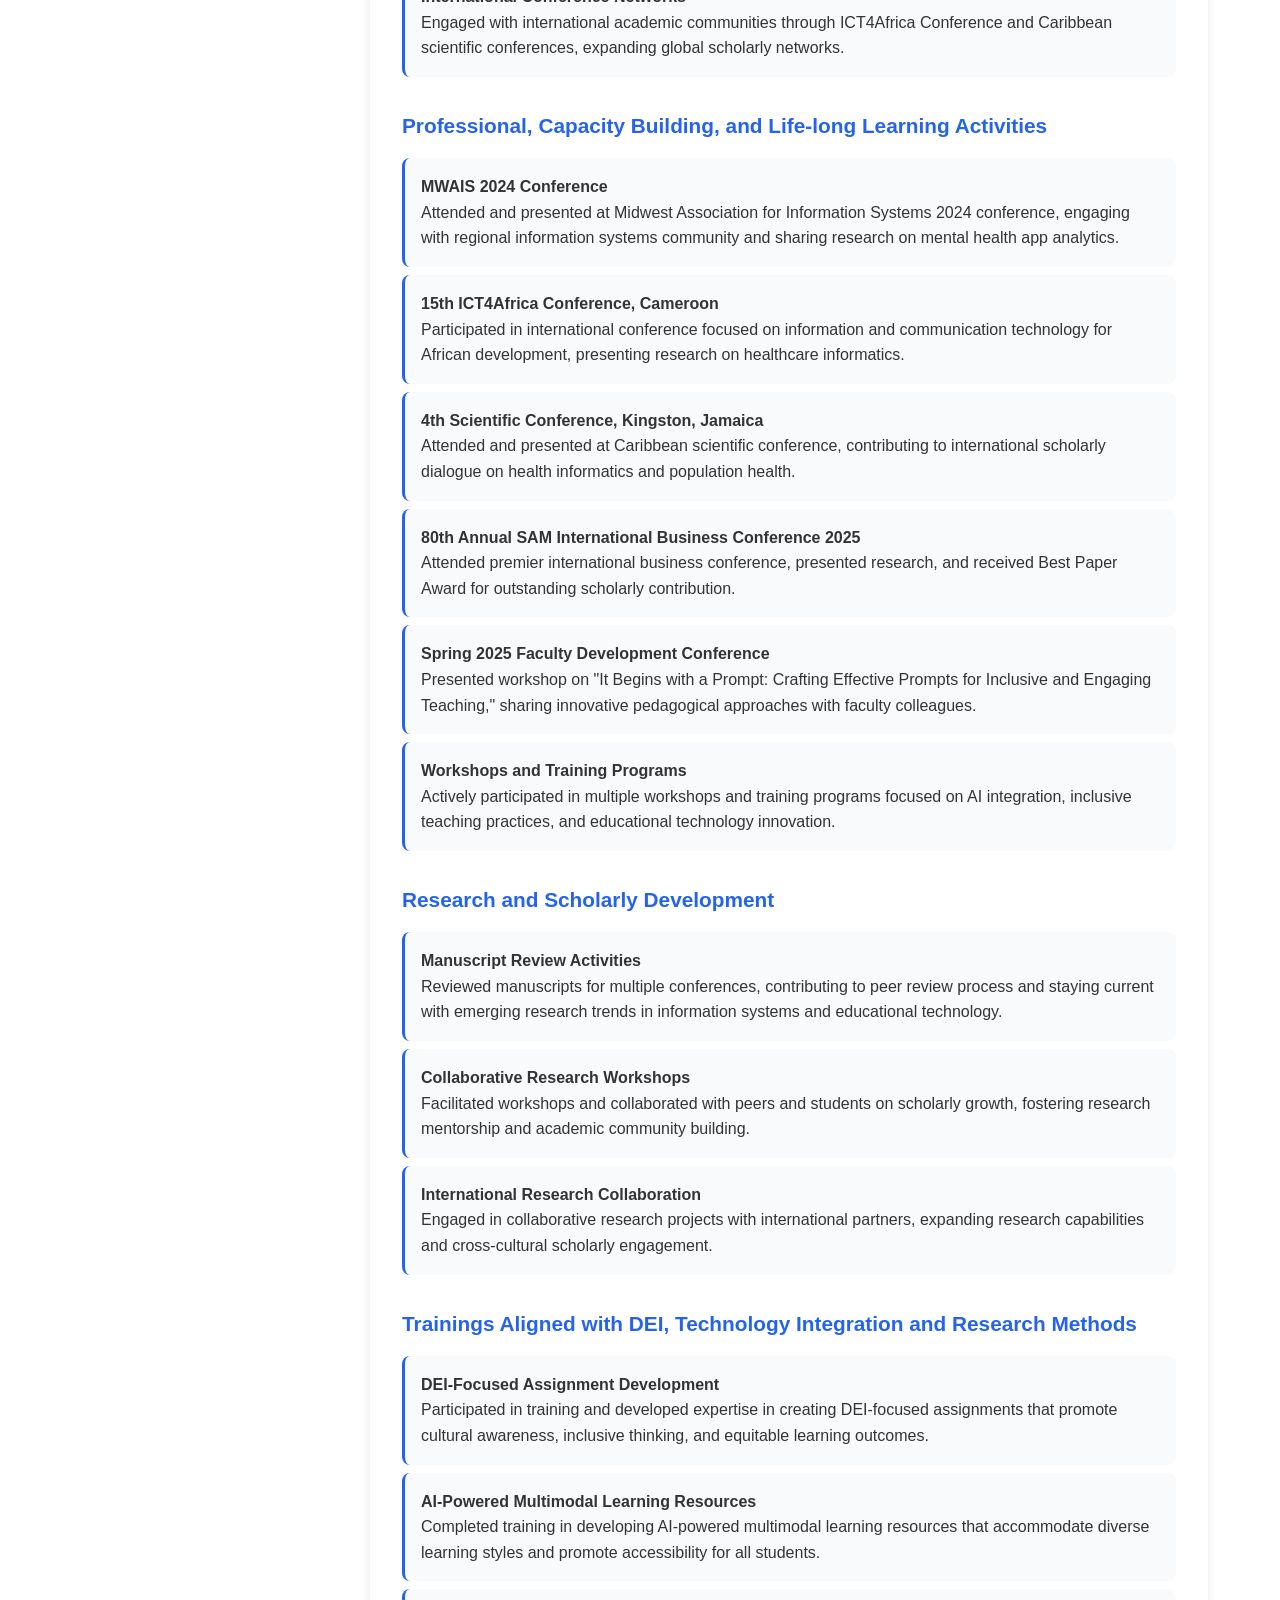
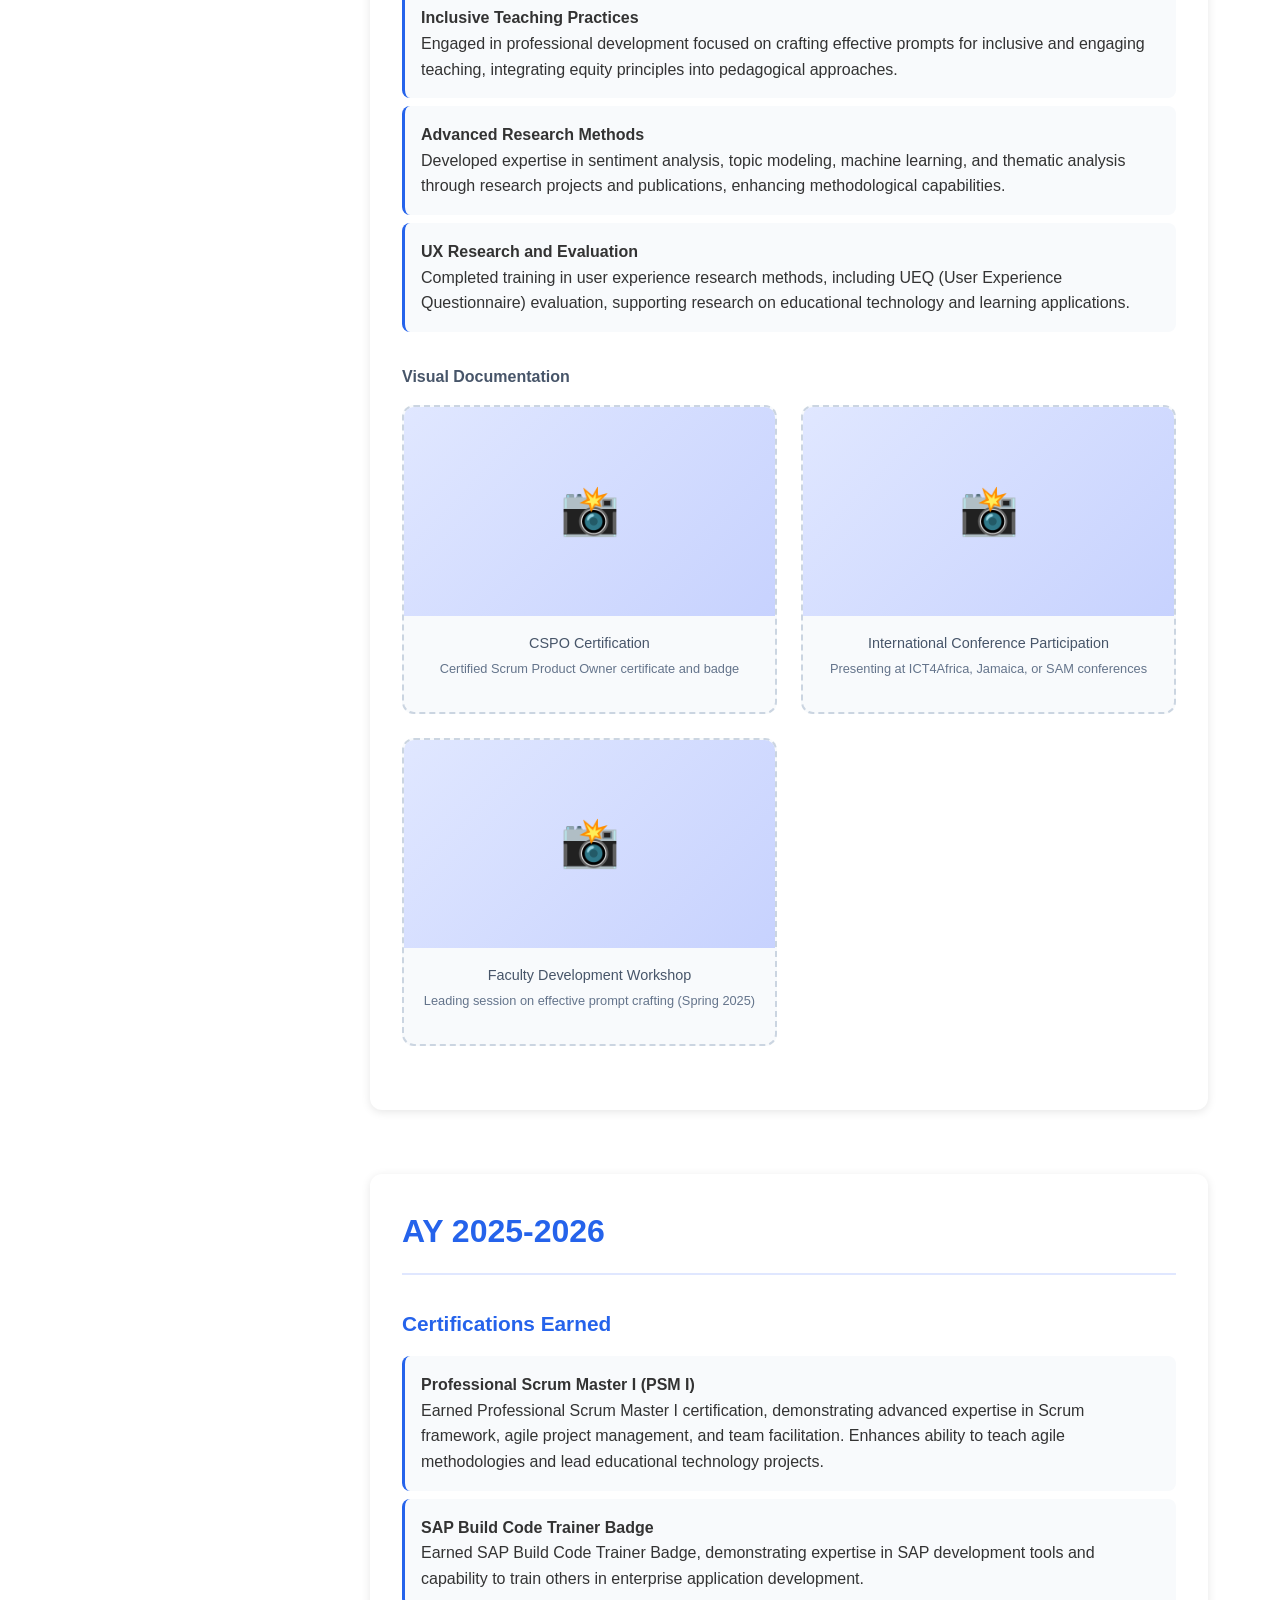
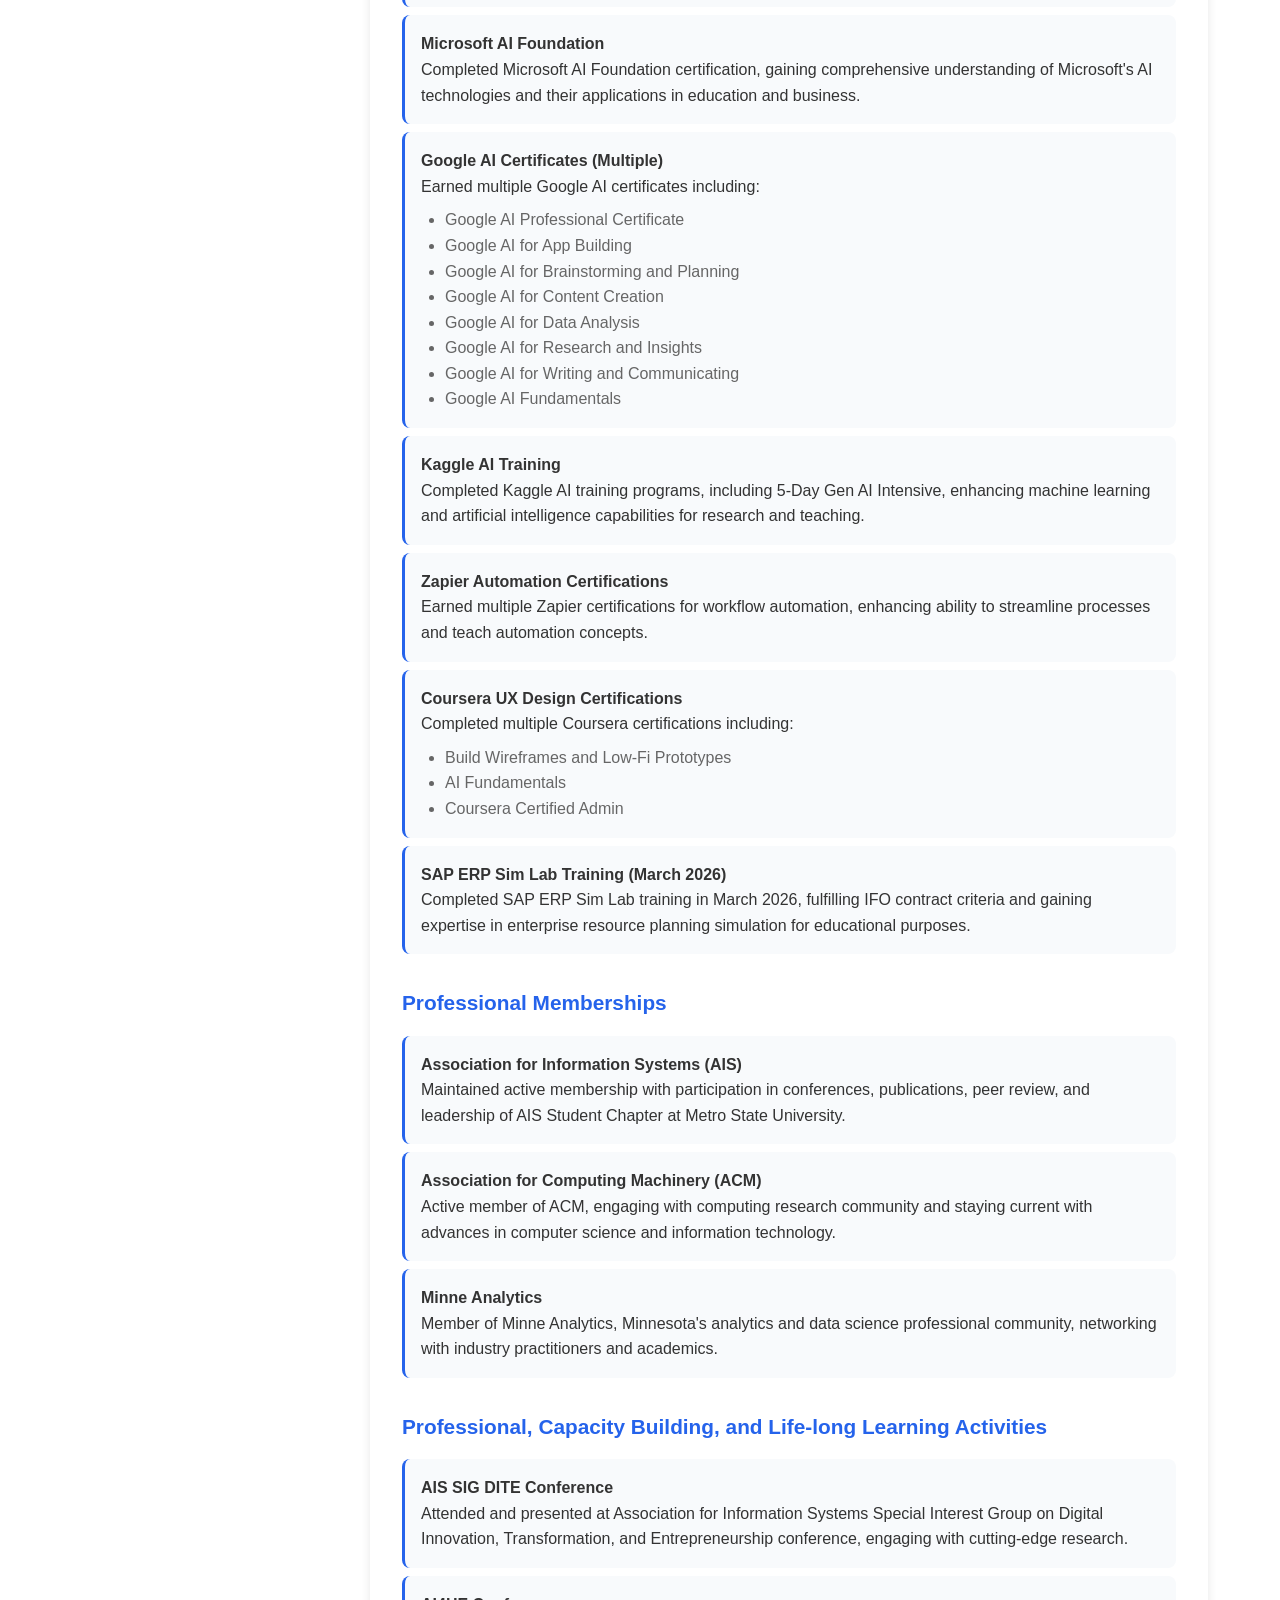
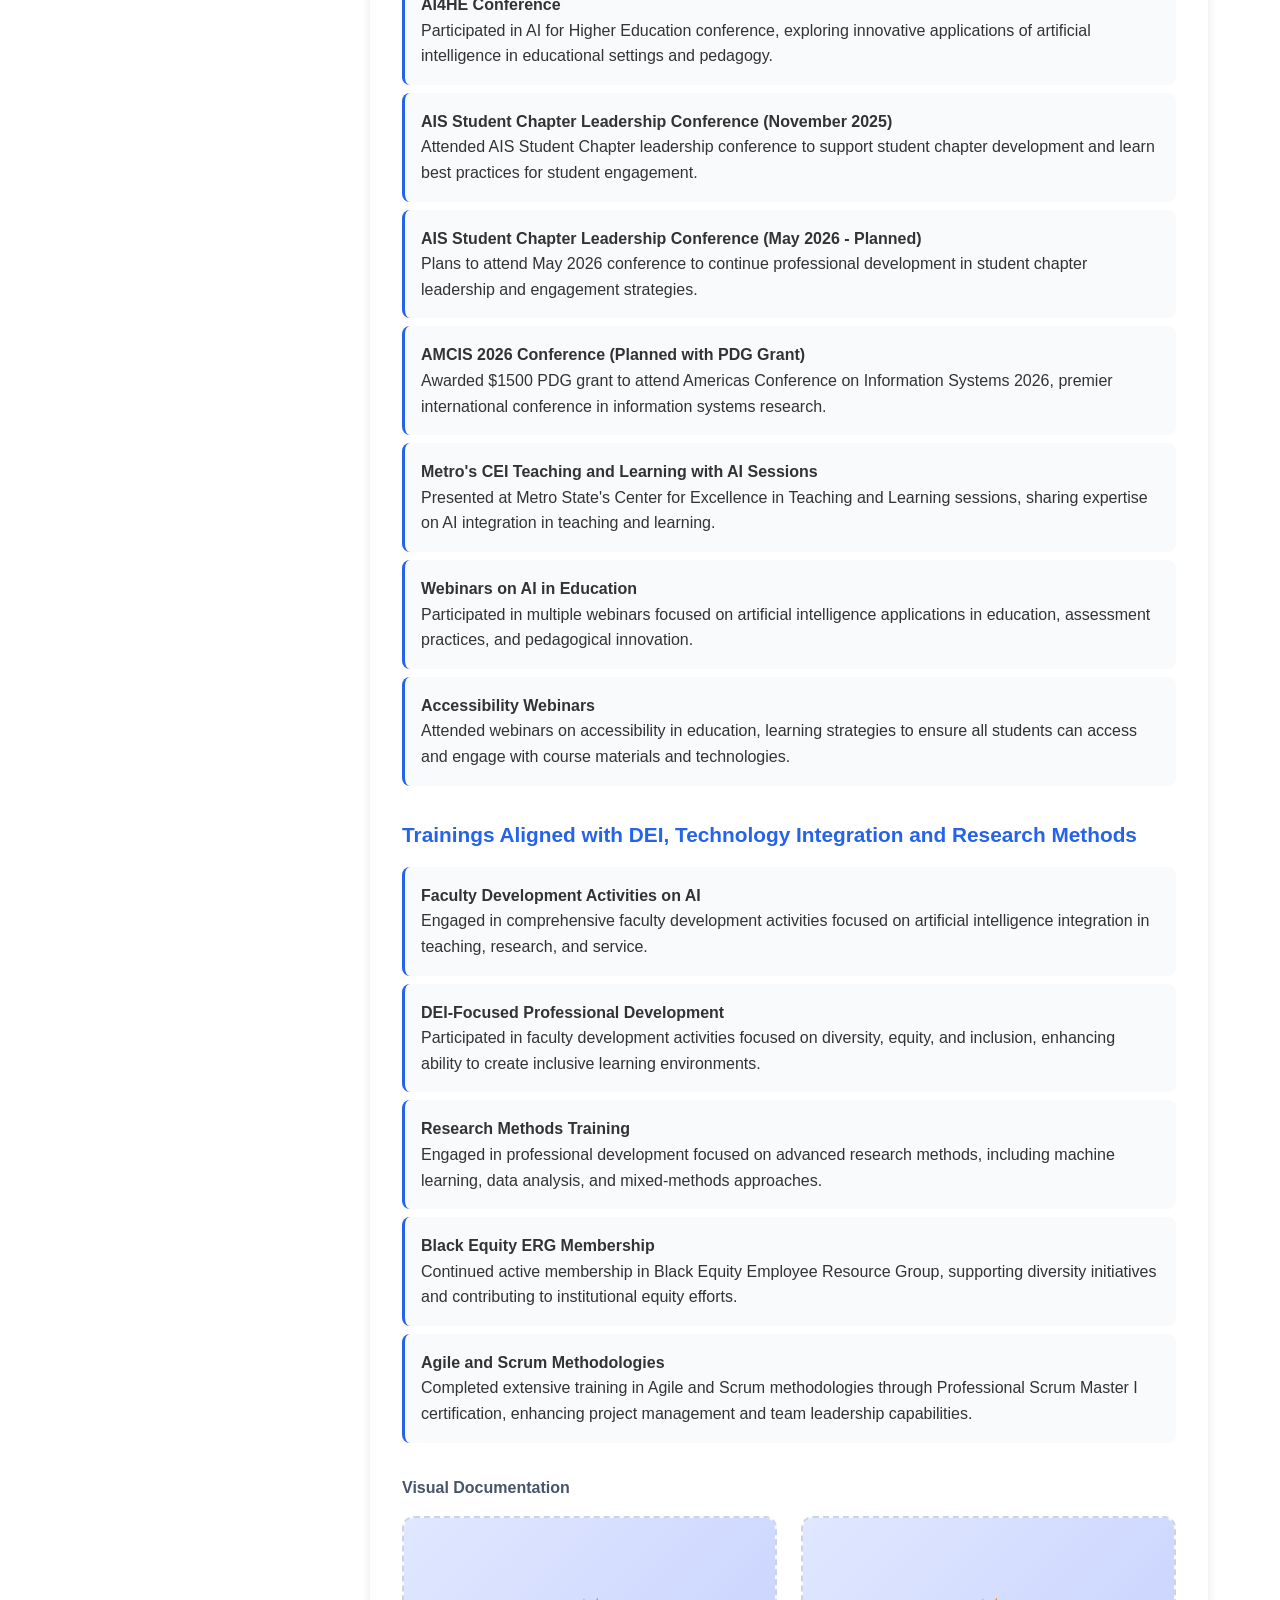
<file: continuing-preparation.html>
<!DOCTYPE html>
<html lang="en">
<head>
    <meta charset="UTF-8">
    <meta name="viewport" content="width=device-width, initial-scale=1.0">
    <title>Continuing Preparation - Sena Okuboyejo</title>
    <style>
        * {
            margin: 0;
            padding: 0;
            box-sizing: border-box;
        }

        body {
            font-family: -apple-system, BlinkMacSystemFont, 'Segoe UI', Roboto, sans-serif;
            line-height: 1.6;
            color: #333;
            background: #fff;
        }

        header {
            position: fixed;
            top: 0;
            width: 100%;
            background: rgba(255, 255, 255, 0.95);
            backdrop-filter: blur(10px);
            z-index: 1000;
            padding: 1rem 0;
            border-bottom: 1px solid #eee;
        }

        nav {
            max-width: 1200px;
            margin: 0 auto;
            display: flex;
            justify-content: space-between;
            align-items: center;
            padding: 0 2rem;
        }

        .logo {
            font-size: 1.5rem;
            font-weight: 700;
            color: #2563eb;
            text-decoration: none;
        }

        .back-btn {
            background: #2563eb;
            color: white;
            padding: 0.5rem 1rem;
            border-radius: 6px;
            text-decoration: none;
            font-weight: 500;
        }

        .hero {
            padding: 8rem 2rem 4rem;
            background: linear-gradient(135deg, #667eea 0%, #764ba2 100%);
            color: white;
            text-align: center;
        }

        .hero h1 {
            font-size: 3rem;
            margin-bottom: 1rem;
        }

        .hero-icon {
            font-size: 4rem;
            margin-bottom: 2rem;
        }

        .content {
            max-width: 1200px;
            margin: 0 auto;
            padding: 2rem;
            display: grid;
            grid-template-columns: 250px 1fr;
            gap: 3rem;
        }

        .sidebar {
            position: sticky;
            top: 120px;
            height: fit-content;
        }

        .year-nav {
            background: #f8fafc;
            border-radius: 12px;
            padding: 1.5rem;
        }

        .year-nav h3 {
            color: #2563eb;
            margin-bottom: 1rem;
            font-size: 1.1rem;
        }

        .year-nav ul {
            list-style: none;
        }

        .year-nav li {
            margin-bottom: 0.5rem;
        }

        .year-nav a {
            color: #666;
            text-decoration: none;
            padding: 0.5rem;
            display: block;
            border-radius: 6px;
            transition: all 0.3s;
        }

        .year-nav a:hover,
        .year-nav a.active {
            background: #2563eb;
            color: white;
        }

        .main-content {
            min-height: 100vh;
        }

        .overview {
            margin-bottom: 3rem;
            padding: 2rem;
            background: #f8fafc;
            border-radius: 12px;
        }

        .overview h2 {
            color: #2563eb;
            margin-bottom: 1rem;
        }

        .year-section {
            margin-bottom: 4rem;
            padding: 2rem;
            background: white;
            border-radius: 12px;
            box-shadow: 0 2px 10px rgba(0,0,0,0.1);
        }

        .year-title {
            color: #2563eb;
            font-size: 2rem;
            margin-bottom: 2rem;
            border-bottom: 2px solid #e0e7ff;
            padding-bottom: 1rem;
        }

        .subsection {
            margin-bottom: 2rem;
        }

        .subsection h3 {
            color: #2563eb;
            margin-bottom: 1rem;
            font-size: 1.3rem;
        }

        .subsection p {
            margin-bottom: 1rem;
            color: #666;
        }

        .cert-item {
            background: #f8fafc;
            padding: 1rem;
            margin: 0.5rem 0;
            border-radius: 8px;
            border-left: 3px solid #2563eb;
        }

        @media (max-width: 768px) {
            .content {
                grid-template-columns: 1fr;
                gap: 1rem;
            }
            
            .sidebar {
                position: static;
            }
            
            .hero h1 {
                font-size: 2rem;
            }
            
            .hero-icon {
                font-size: 3rem;
            }
            
            nav {
                padding: 0 1rem;
            }
        }
    </style>
</head>
<body>
    <header>
        <nav>
            <a href="index.html" class="logo">Sena Okuboyejo</a>
            <a href="index.html" class="back-btn">← Back to Portfolio</a>
        </nav>
    </header>

    <section class="hero">
        <div class="hero-icon">📈</div>
        <h1>Evidence of Continuing Preparation</h1>
        <p>Commitment to lifelong learning and professional development</p>
    </section>

    <div class="content">
        <div class="sidebar">
            <div class="year-nav">
                <h3>Academic Years</h3>
                <ul>
                    <li><a href="#overview" class="active">Overview</a></li>
                    <li><a href="#ay2022-2023">AY 2022-2023</a></li>
                    <li><a href="#ay2023-2024">AY 2023-2024</a></li>
                    <li><a href="#ay2024-2025">AY 2024-2025</a></li>
                    <li><a href="#ay2025-2026">AY 2025-2026</a></li>
                </ul>
            </div>
        </div>

        <div class="main-content">
            <div id="overview" class="overview">
                <h2>Professional Development Overview</h2>
                <p style="margin-bottom: 1rem;">Commitment to lifelong learning through strategic professional development, certifications, and continuous skill enhancement to remain current with emerging technologies and pedagogical best practices. Over four academic years, I have pursued comprehensive professional development spanning technology certifications, pedagogical training, DEI initiatives, and active participation in professional learning communities.</p>
                
                <h3 style="color: #2563eb; font-size: 1.1rem; margin-top: 1.5rem; margin-bottom: 0.75rem;">Major Certifications Earned</h3>
                <ul style="margin-left: 1.5rem; color: #666; line-height: 1.8;">
                    <li><strong>Agile & Project Management:</strong> Certified Scrum Product Owner (CSPO), Professional Scrum Master I (PSM I)</li>
                    <li><strong>Data Analytics & Visualization:</strong> Tableau Desktop Specialist, SAP Analytics Cloud, SAP Build Code Trainer Badge, SAP ERP Sim Lab Training (March 2026)</li>
                    <li><strong>Artificial Intelligence:</strong> 8 Google AI Certificates (Professional Certificate, App Building, Brainstorming, Content Creation, Data Analysis, Research, Writing, Fundamentals), Microsoft AI Foundation, Kaggle 5-Day Gen AI Intensive</li>
                    <li><strong>User Experience Design:</strong> UX Design Certification, Coursera certifications in wireframes, low-fi prototypes, and UX research methods</li>
                    <li><strong>Automation & Productivity:</strong> Multiple Zapier automation certifications, Coursera Certified Admin</li>
                </ul>
                
                <h3 style="color: #2563eb; font-size: 1.1rem; margin-top: 1.5rem; margin-bottom: 0.75rem;">Professional Memberships & Engagement</h3>
                <ul style="margin-left: 1.5rem; color: #666; line-height: 1.8;">
                    <li><strong>Association for Information Systems (AIS):</strong> Active member with conference participation (MWAIS, AMCIS, AIS SIG DITE), publications, peer review, and AIS Student Chapter Faculty Advisor role</li>
                    <li><strong>Society for Advancement of Management (SAM):</strong> Presented at 80th Annual SAM Conference 2025 with Best Paper Award</li>
                    <li><strong>Association for Computing Machinery (ACM):</strong> Engaged with computing research community</li>
                    <li><strong>Minne Analytics:</strong> Member of Minnesota's analytics and data science professional community</li>
                </ul>
                
                <h3 style="color: #2563eb; font-size: 1.1rem; margin-top: 1.5rem; margin-bottom: 0.75rem;">Conference Attendance & Presentations</h3>
                <ul style="margin-left: 1.5rem; color: #666; line-height: 1.8;">
                    <li><strong>National & International Conferences:</strong> MWAIS 2023-2024, AMCIS 2023 & 2026 (planned with $1500 PDG grant), Higher Education Pedagogy Conference, ICT4Africa (Cameroon), Caribbean Scientific Conference (Jamaica), SAM 2025, AIS SIG DITE, AI4HE</li>
                    <li><strong>AIS Student Chapter Leadership Conferences:</strong> Attended November 2025 and planning May 2026 attendance to support chapter development</li>
                    <li><strong>Faculty Development Presentations:</strong> Spring 2025 Faculty Development Conference, Metro's CEI Teaching and Learning with AI Sessions</li>
                </ul>
                
                <h3 style="color: #2563eb; font-size: 1.1rem; margin-top: 1.5rem; margin-bottom: 0.75rem;">DEI Training & Initiatives</h3>
                <ul style="margin-left: 1.5rem; color: #666; line-height: 1.8;">
                    <li><strong>Faculty of Color Mentorship Program (FoCMP):</strong> Participated with Dr. Jun Li as mentor, engaged in teaching and leadership building workshops</li>
                    <li><strong>Anti-Racism & Equity Training:</strong> Microaggressions workshops, anti-racism training, CFD Innocent Classroom workshop, accessibility sessions</li>
                    <li><strong>Black Equity ERG:</strong> Active member supporting diversity initiatives and institutional equity efforts</li>
                    <li><strong>Inclusive Teaching Development:</strong> Workshops on inclusive courses, universal design, DEI-focused assignment development, and AI-powered multimodal learning resources</li>
                </ul>
                
                <h3 style="color: #2563eb; font-size: 1.1rem; margin-top: 1.5rem; margin-bottom: 0.75rem;">Professional Learning Communities</h3>
                <ul style="margin-left: 1.5rem; color: #666; line-height: 1.8;">
                    <li><strong>Metro State's Educator Learning Communities (ELC):</strong> Explored "Engagement in Asynchronous Classrooms" to reduce faculty isolation</li>
                    <li><strong>"Conversations with Colleagues" Webinar Series:</strong> Bi-monthly networking across Minnstate system</li>
                    <li><strong>Writing Groups:</strong> Active participation to support scholarly productivity and peer feedback</li>
                    <li><strong>COM Lunch and Learn Sessions:</strong> Engaged in departmental professional development on feedback, course design, and pedagogy</li>
                </ul>
                
                <h3 style="color: #2563eb; font-size: 1.1rem; margin-top: 1.5rem; margin-bottom: 0.75rem;">Continuous Learning Philosophy</h3>
                <p style="color: #666;">My professional development strategy focuses on staying current with emerging technologies (AI, data analytics, enterprise systems), advancing pedagogical expertise (inclusive teaching, assessment practices, online learning), and contributing to institutional equity and excellence. Through systematic pursuit of certifications, active conference participation, and engagement in professional learning communities, I maintain cutting-edge knowledge that directly benefits students, colleagues, and the institution.</p>
            </div>

            <div id="ay2022-2023" class="year-section">
                <h2 class="year-title">AY 2022-2023</h2>
                
                <div class="subsection">
                    <h3>Certifications Earned</h3>
                    <p>No formal certifications reported for this period. Focus was on professional development through workshops and training programs.</p>
                </div>

                <div class="subsection">
                    <h3>Professional Memberships</h3>
                    <div class="cert-item">
                        <strong>Midwest Association for Information Systems (MWAIS)</strong><br>
                        Active member - Registered and attended MWAIS 2023 conference in May 2023
                    </div>
                    <div class="cert-item">
                        <strong>Americas Conference on Information Systems (AMCIS)</strong><br>
                        Served as peer reviewer for AMCIS 2023 conference submissions
                    </div>
                </div>

                <div class="subsection">
                    <h3>Professional, Capacity Building, and Life-long Learning Activities</h3>
                    <div class="cert-item">
                        <strong>LinkedIn Learning Professional Development (7 Courses Completed)</strong><br>
                        <ul style="margin-top: 0.5rem; margin-left: 1.5rem; color: #666;">
                            <li>Learning to Teach Online</li>
                            <li>eLearning Essentials: Storyboarding</li>
                            <li>Redefining Workplace Learning Analytics</li>
                            <li>Applying Analytics to your Learning Programme</li>
                            <li>How to Create a Career You Love</li>
                            <li>Increasing Visibility to Advance Your Career</li>
                            <li>Make 'Em Love You at Work</li>
                        </ul>
                    </div>
                    <div class="cert-item">
                        <strong>New Resident Faculty (RF) Workshops</strong><br>
                        Attended and participated in monthly new resident faculty workshops throughout the semester (February 2023, April 2023)
                    </div>
                    <div class="cert-item">
                        <strong>2023 Spring Faculty Virtual Conference</strong><br>
                        Attended institutional faculty development conference
                    </div>
                    <div class="cert-item">
                        <strong>Fulbright Scholars Faculty Workshop</strong><br>
                        Attended workshop on international scholarly opportunities and collaboration
                    </div>
                    <div class="cert-item">
                        <strong>Introduction to Learning Outcomes and Curriculum Mapping Workshop (April 4, 2023)</strong><br>
                        Key Takeaways: Knowledge and understanding of curriculum and programme mapping, clearer understanding of how curriculum fits together, course progression and sequencing, designing effective courses and assessments
                    </div>
                    <div class="cert-item">
                        <strong>COM Lunch and Learn Sessions</strong><br>
                        <ul style="margin-top: 0.5rem; margin-left: 1.5rem; color: #666;">
                            <li>"Feedback: Why is it important?" - Dr. Cynthia Ingols</li>
                            <li>"Course Design with Modality in Mind" - Jack Lesser, Bilal Dameh and Melissa Heinz</li>
                        </ul>
                    </div>
                </div>

                <div class="subsection">
                    <h3>Trainings Aligned with DEI, Technology Integration and Research Methods</h3>
                    <div class="cert-item">
                        <strong>Faculty of Color Mentorship Program (FoCMP)</strong><br>
                        Signed up for the Multi-campus Faculty of Color Mentorship Program with Dr. Jun Li as mentor. Program focuses on professional development and career advancement for faculty of color.
                    </div>
                    <div class="cert-item">
                        <strong>Multi-campus Faculty of Color Mentorship Program Teaching Workshop (March 24, 2023)</strong><br>
                        <em>"When and Where I Enter: Promoting Engaged Pedagogy as Praxis"</em><br>
                        Engaged with facilitator and participants on pedagogies for educational equity and teaching assessment. Advocated for what is needed to support students and instructors.
                    </div>
                    <div class="cert-item">
                        <strong>Multi-campus Faculty of Color Leadership Building Workshop (April 26, 2023)</strong><br>
                        Workshop focused on increasing self-awareness of leadership style in building a comprehensive framework for mapping FOC professional and career development and strategic implementation. Applied knowledge and assessment of leadership for effectiveness in mentoring other faculty of color and students of color.
                    </div>
                    <div class="cert-item">
                        <strong>Course Design and Curriculum Development</strong><br>
                        Designed and developed a course on Data Visualization and Visual Analytics toward a graduate certificate in Big Data (finishing stages). This work integrated technology and pedagogical best practices.
                    </div>
                </div>
            </div>

            <div id="ay2023-2024" class="year-section">
                <h2 class="year-title">AY 2023-2024</h2>
                
                <div class="subsection">
                    <h3>Certifications Earned</h3>
                    <div class="cert-item">
                        <strong>Tableau Desktop Specialist Certification</strong><br>
                        Professional certification in data visualization and business intelligence storytelling, enhancing ability to teach and apply advanced analytics.
                    </div>
                    <div class="cert-item">
                        <strong>SAP Analytics Cloud Certification</strong><br>
                        Completed comprehensive courses on SAP Analytics Cloud, integrating enterprise analytics into teaching and research capabilities.
                    </div>
                    <div class="cert-item">
                        <strong>Generative AI Tools Certification</strong><br>
                        Completed courses on Generative AI tools and applications, staying current with emerging AI technologies for education.
                    </div>
                    <div class="cert-item">
                        <strong>AWS Cloud for Research</strong><br>
                        Completed training on AWS Cloud platforms for research applications, expanding technical capabilities for data-intensive research.
                    </div>
                </div>

                <div class="subsection">
                    <h3>Professional Memberships</h3>
                    <div class="cert-item">
                        <strong>Association for Information Systems (AIS)</strong><br>
                        Active member of AIS, participating in conferences, publications, and professional development activities. Engaged in writing groups to support scholarly productivity.
                    </div>
                    <div class="cert-item">
                        <strong>Conference Reviewer Networks</strong><br>
                        Active participation in peer review networks for DemocrAI2023 and MWAIS 2024, contributing to scholarly community and maintaining current knowledge of research trends.
                    </div>
                </div>

                <div class="subsection">
                    <h3>Professional, Capacity Building, and Life-long Learning Activities</h3>
                    <div class="cert-item">
                        <strong>Higher Education Pedagogy Conference</strong><br>
                        Attended comprehensive conference on innovative teaching practices and pedagogical research. Received professional development grant to support attendance. Engaged with national leaders in higher education pedagogy.
                    </div>
                    <div class="cert-item">
                        <strong>Cengage Empowered Educator Virtual Conference</strong><br>
                        Participated in virtual conference focused on educational technology integration and innovative teaching strategies for empowering educators.
                    </div>
                    <div class="cert-item">
                        <strong>"Conversations with Colleagues" Webinar Series (NED)</strong><br>
                        Participated in bi-monthly webinar series organized by NED, offering opportunities for small and large group discussions and networking across the Minnstate system. Aimed to foster a support network for faculty and staff statewide.
                    </div>
                    <div class="cert-item">
                        <strong>Metro State's Educator Learning Communities (ELC) - Fall Semester</strong><br>
                        Signed up for and actively participated in Metro State's ELC for the fall semester. The team explored "Engagement in Asynchronous Classrooms," focused on strengthening relationships among educators at Metro State with the goal to reduce feelings of isolation among faculty and staff.
                    </div>
                    <div class="cert-item">
                        <strong>Writing Groups Participation</strong><br>
                        Active member of writing groups to support scholarly productivity, peer feedback, and collaborative research development.
                    </div>
                </div>

                <div class="subsection">
                    <h3>Workshops and Webinars Attended</h3>
                    <div class="cert-item">
                        <strong>Flipped Classrooms Workshop</strong><br>
                        Attended workshop on flipped classroom methodologies, learning strategies to enhance student engagement through pre-class preparation and in-class active learning.
                    </div>
                    <div class="cert-item">
                        <strong>AI in Education Workshop</strong><br>
                        Participated in workshop focused on integrating artificial intelligence tools and methodologies into educational settings, exploring ethical considerations and practical applications.
                    </div>
                    <div class="cert-item">
                        <strong>Inclusive Courses Workshop</strong><br>
                        Attended workshop on designing and delivering inclusive courses that support diverse learners and promote equitable educational outcomes.
                    </div>
                    <div class="cert-item">
                        <strong>Assessment Practices Workshop</strong><br>
                        Participated in workshop on effective assessment practices, learning strategies for meaningful evaluation of student learning and course effectiveness.
                    </div>
                    <div class="cert-item">
                        <strong>Accessibility Webinar</strong><br>
                        Attended webinar on accessibility best practices in course design and delivery, ensuring all students can access and engage with course materials.
                    </div>
                    <div class="cert-item">
                        <strong>Universal Design Webinar</strong><br>
                        Participated in webinar on Universal Design for Learning (UDL) principles, learning to create flexible learning environments that accommodate diverse learner needs.
                    </div>
                    <div class="cert-item">
                        <strong>Scholarship of Teaching and Learning (SoTL) Webinar</strong><br>
                        Attended webinar on the scholarship of teaching and learning, exploring methods for conducting and disseminating pedagogical research.
                    </div>
                </div>

                <div class="subsection">
                    <h3>Trainings Aligned with DEI, Technology Integration and Research Methods</h3>
                    <div class="cert-item">
                        <strong>Microaggressions Workshops</strong><br>
                        Participated in workshops on recognizing and addressing microaggressions in educational settings, promoting inclusive and respectful learning environments.
                    </div>
                    <div class="cert-item">
                        <strong>Accessibility Sessions</strong><br>
                        Attended multiple sessions on accessibility in education, learning to design courses and materials that are accessible to all students, including those with disabilities.
                    </div>
                    <div class="cert-item">
                        <strong>Anti-Racism Training</strong><br>
                        Participated in anti-racism training to develop awareness and skills for creating anti-racist educational practices and institutional cultures.
                    </div>
                    <div class="cert-item">
                        <strong>CFD Innocent Classroom Workshop</strong><br>
                        Engaged in the CFD Innocent Classroom workshop to develop anti-racist instructional practices and create more equitable learning environments.
                    </div>
                    <div class="cert-item">
                        <strong>Black Equity ERG Membership</strong><br>
                        Active member of the Black Equity Employee Resource Group, supporting diversity initiatives and contributing to institutional equity efforts.
                    </div>
                    <div class="cert-item">
                        <strong>Office of Equity and Inclusion Activities</strong><br>
                        Supported diversity initiatives through active participation in Office of Equity and Inclusion activities, contributing to efforts to close equity gaps and promote inclusive practices.
                    </div>
                    
                    <div style="margin-top: 2rem; margin-bottom: 2rem;">
                        <h4 style="color: #475569; font-size: 1rem; margin-bottom: 1rem;">Visual Documentation</h4>
                        <div style="display: grid; grid-template-columns: repeat(auto-fit, minmax(300px, 1fr)); gap: 1.5rem;">
                            <div style="background: #f8fafc; border-radius: 12px; overflow: hidden; border: 2px dashed #cbd5e1;">
                                <div style="aspect-ratio: 16/9; background: linear-gradient(135deg, #e0e7ff 0%, #c7d2fe 100%); display: flex; align-items: center; justify-content: center; color: #64748b; font-size: 3rem;">📸</div>
                                <div style="padding: 1rem; text-align: center;">
                                    <p style="font-size: 0.9rem; color: #475569; font-weight: 500; margin-bottom: 0.25rem;">Professional Certifications</p>
                                    <p style="font-size: 0.8rem; color: #64748b;">Tableau, SAP, AWS, or AI certifications and badges</p>
                                </div>
                            </div>
                            <div style="background: #f8fafc; border-radius: 12px; overflow: hidden; border: 2px dashed #cbd5e1;">
                                <div style="aspect-ratio: 16/9; background: linear-gradient(135deg, #e0e7ff 0%, #c7d2fe 100%); display: flex; align-items: center; justify-content: center; color: #64748b; font-size: 3rem;">📸</div>
                                <div style="padding: 1rem; text-align: center;">
                                    <p style="font-size: 0.9rem; color: #475569; font-weight: 500; margin-bottom: 0.25rem;">Conference Attendance</p>
                                    <p style="font-size: 0.8rem; color: #64748b;">Higher Education Pedagogy Conference or Cengage Conference</p>
                                </div>
                            </div>
                            <div style="background: #f8fafc; border-radius: 12px; overflow: hidden; border: 2px dashed #cbd5e1;">
                                <div style="aspect-ratio: 16/9; background: linear-gradient(135deg, #e0e7ff 0%, #c7d2fe 100%); display: flex; align-items: center; justify-content: center; color: #64748b; font-size: 3rem;">📸</div>
                                <div style="padding: 1rem; text-align: center;">
                                    <p style="font-size: 0.9rem; color: #475569; font-weight: 500; margin-bottom: 0.25rem;">DEI Workshop Participation</p>
                                    <p style="font-size: 0.8rem; color: #64748b;">Participating in anti-racism training or CFD Innocent Classroom workshop</p>
                                </div>
                            </div>
                        </div>
                    </div>
                </div>
            </div>

            <div id="ay2024-2025" class="year-section">
                <h2 class="year-title">AY 2024-2025</h2>
                
                <div class="subsection">
                    <h3>Certifications Earned</h3>
                    <div class="cert-item">
                        <strong>Certified Scrum Product Owner (CSPO)</strong><br>
                        Earned CSPO certification demonstrating expertise in agile methodologies, product management strategies, and Scrum framework implementation. This certification enhances ability to teach project management and lead educational technology initiatives.
                    </div>
                    <div class="cert-item">
                        <strong>AI Certifications</strong><br>
                        Completed advanced certifications in artificial intelligence applications for education, including AI-powered learning resource development and ethical AI implementation in academic settings.
                    </div>
                    <div class="cert-item">
                        <strong>UX Design Certification</strong><br>
                        Earned certification in User Experience (UX) design, enhancing capabilities in educational technology design, learning application evaluation, and human-computer interaction research.
                    </div>
                </div>

                <div class="subsection">
                    <h3>Professional Memberships</h3>
                    <div class="cert-item">
                        <strong>Association for Information Systems (AIS)</strong><br>
                        Continued active membership with participation in conferences (MWAIS 2024), publications, and peer review activities. Engaged in professional development and scholarly networking.
                    </div>
                    <div class="cert-item">
                        <strong>Society for Advancement of Management (SAM)</strong><br>
                        Active participation in the 80th Annual SAM International Business Conference 2025, where research was recognized with Best Paper Award.
                    </div>
                    <div class="cert-item">
                        <strong>International Conference Networks</strong><br>
                        Engaged with international academic communities through ICT4Africa Conference and Caribbean scientific conferences, expanding global scholarly networks.
                    </div>
                </div>

                <div class="subsection">
                    <h3>Professional, Capacity Building, and Life-long Learning Activities</h3>
                    <div class="cert-item">
                        <strong>MWAIS 2024 Conference</strong><br>
                        Attended and presented at Midwest Association for Information Systems 2024 conference, engaging with regional information systems community and sharing research on mental health app analytics.
                    </div>
                    <div class="cert-item">
                        <strong>15th ICT4Africa Conference, Cameroon</strong><br>
                        Participated in international conference focused on information and communication technology for African development, presenting research on healthcare informatics.
                    </div>
                    <div class="cert-item">
                        <strong>4th Scientific Conference, Kingston, Jamaica</strong><br>
                        Attended and presented at Caribbean scientific conference, contributing to international scholarly dialogue on health informatics and population health.
                    </div>
                    <div class="cert-item">
                        <strong>80th Annual SAM International Business Conference 2025</strong><br>
                        Attended premier international business conference, presented research, and received Best Paper Award for outstanding scholarly contribution.
                    </div>
                    <div class="cert-item">
                        <strong>Spring 2025 Faculty Development Conference</strong><br>
                        Presented workshop on "It Begins with a Prompt: Crafting Effective Prompts for Inclusive and Engaging Teaching," sharing innovative pedagogical approaches with faculty colleagues.
                    </div>
                    <div class="cert-item">
                        <strong>Workshops and Training Programs</strong><br>
                        Actively participated in multiple workshops and training programs focused on AI integration, inclusive teaching practices, and educational technology innovation.
                    </div>
                </div>

                <div class="subsection">
                    <h3>Research and Scholarly Development</h3>
                    <div class="cert-item">
                        <strong>Manuscript Review Activities</strong><br>
                        Reviewed manuscripts for multiple conferences, contributing to peer review process and staying current with emerging research trends in information systems and educational technology.
                    </div>
                    <div class="cert-item">
                        <strong>Collaborative Research Workshops</strong><br>
                        Facilitated workshops and collaborated with peers and students on scholarly growth, fostering research mentorship and academic community building.
                    </div>
                    <div class="cert-item">
                        <strong>International Research Collaboration</strong><br>
                        Engaged in collaborative research projects with international partners, expanding research capabilities and cross-cultural scholarly engagement.
                    </div>
                </div>

                <div class="subsection">
                    <h3>Trainings Aligned with DEI, Technology Integration and Research Methods</h3>
                    <div class="cert-item">
                        <strong>DEI-Focused Assignment Development</strong><br>
                        Participated in training and developed expertise in creating DEI-focused assignments that promote cultural awareness, inclusive thinking, and equitable learning outcomes.
                    </div>
                    <div class="cert-item">
                        <strong>AI-Powered Multimodal Learning Resources</strong><br>
                        Completed training in developing AI-powered multimodal learning resources that accommodate diverse learning styles and promote accessibility for all students.
                    </div>
                    <div class="cert-item">
                        <strong>Inclusive Teaching Practices</strong><br>
                        Engaged in professional development focused on crafting effective prompts for inclusive and engaging teaching, integrating equity principles into pedagogical approaches.
                    </div>
                    <div class="cert-item">
                        <strong>Advanced Research Methods</strong><br>
                        Developed expertise in sentiment analysis, topic modeling, machine learning, and thematic analysis through research projects and publications, enhancing methodological capabilities.
                    </div>
                    <div class="cert-item">
                        <strong>UX Research and Evaluation</strong><br>
                        Completed training in user experience research methods, including UEQ (User Experience Questionnaire) evaluation, supporting research on educational technology and learning applications.
                    </div>
                    
                    <div style="margin-top: 2rem; margin-bottom: 2rem;">
                        <h4 style="color: #475569; font-size: 1rem; margin-bottom: 1rem;">Visual Documentation</h4>
                        <div style="display: grid; grid-template-columns: repeat(auto-fit, minmax(300px, 1fr)); gap: 1.5rem;">
                            <div style="background: #f8fafc; border-radius: 12px; overflow: hidden; border: 2px dashed #cbd5e1;">
                                <div style="aspect-ratio: 16/9; background: linear-gradient(135deg, #e0e7ff 0%, #c7d2fe 100%); display: flex; align-items: center; justify-content: center; color: #64748b; font-size: 3rem;">📸</div>
                                <div style="padding: 1rem; text-align: center;">
                                    <p style="font-size: 0.9rem; color: #475569; font-weight: 500; margin-bottom: 0.25rem;">CSPO Certification</p>
                                    <p style="font-size: 0.8rem; color: #64748b;">Certified Scrum Product Owner certificate and badge</p>
                                </div>
                            </div>
                            <div style="background: #f8fafc; border-radius: 12px; overflow: hidden; border: 2px dashed #cbd5e1;">
                                <div style="aspect-ratio: 16/9; background: linear-gradient(135deg, #e0e7ff 0%, #c7d2fe 100%); display: flex; align-items: center; justify-content: center; color: #64748b; font-size: 3rem;">📸</div>
                                <div style="padding: 1rem; text-align: center;">
                                    <p style="font-size: 0.9rem; color: #475569; font-weight: 500; margin-bottom: 0.25rem;">International Conference Participation</p>
                                    <p style="font-size: 0.8rem; color: #64748b;">Presenting at ICT4Africa, Jamaica, or SAM conferences</p>
                                </div>
                            </div>
                            <div style="background: #f8fafc; border-radius: 12px; overflow: hidden; border: 2px dashed #cbd5e1;">
                                <div style="aspect-ratio: 16/9; background: linear-gradient(135deg, #e0e7ff 0%, #c7d2fe 100%); display: flex; align-items: center; justify-content: center; color: #64748b; font-size: 3rem;">📸</div>
                                <div style="padding: 1rem; text-align: center;">
                                    <p style="font-size: 0.9rem; color: #475569; font-weight: 500; margin-bottom: 0.25rem;">Faculty Development Workshop</p>
                                    <p style="font-size: 0.8rem; color: #64748b;">Leading session on effective prompt crafting (Spring 2025)</p>
                                </div>
                            </div>
                        </div>
                    </div>
                </div>
            </div>

            <div id="ay2025-2026" class="year-section">
                <h2 class="year-title">AY 2025-2026</h2>
                
                <div class="subsection">
                    <h3>Certifications Earned</h3>
                    <div class="cert-item">
                        <strong>Professional Scrum Master I (PSM I)</strong><br>
                        Earned Professional Scrum Master I certification, demonstrating advanced expertise in Scrum framework, agile project management, and team facilitation. Enhances ability to teach agile methodologies and lead educational technology projects.
                    </div>
                    <div class="cert-item">
                        <strong>SAP Build Code Trainer Badge</strong><br>
                        Earned SAP Build Code Trainer Badge, demonstrating expertise in SAP development tools and capability to train others in enterprise application development.
                    </div>
                    <div class="cert-item">
                        <strong>Microsoft AI Foundation</strong><br>
                        Completed Microsoft AI Foundation certification, gaining comprehensive understanding of Microsoft's AI technologies and their applications in education and business.
                    </div>
                    <div class="cert-item">
                        <strong>Google AI Certificates (Multiple)</strong><br>
                        Earned multiple Google AI certificates including:
                        <ul style="margin-top: 0.5rem; margin-left: 1.5rem; color: #666;">
                            <li>Google AI Professional Certificate</li>
                            <li>Google AI for App Building</li>
                            <li>Google AI for Brainstorming and Planning</li>
                            <li>Google AI for Content Creation</li>
                            <li>Google AI for Data Analysis</li>
                            <li>Google AI for Research and Insights</li>
                            <li>Google AI for Writing and Communicating</li>
                            <li>Google AI Fundamentals</li>
                        </ul>
                    </div>
                    <div class="cert-item">
                        <strong>Kaggle AI Training</strong><br>
                        Completed Kaggle AI training programs, including 5-Day Gen AI Intensive, enhancing machine learning and artificial intelligence capabilities for research and teaching.
                    </div>
                    <div class="cert-item">
                        <strong>Zapier Automation Certifications</strong><br>
                        Earned multiple Zapier certifications for workflow automation, enhancing ability to streamline processes and teach automation concepts.
                    </div>
                    <div class="cert-item">
                        <strong>Coursera UX Design Certifications</strong><br>
                        Completed multiple Coursera certifications including:
                        <ul style="margin-top: 0.5rem; margin-left: 1.5rem; color: #666;">
                            <li>Build Wireframes and Low-Fi Prototypes</li>
                            <li>AI Fundamentals</li>
                            <li>Coursera Certified Admin</li>
                        </ul>
                    </div>
                    <div class="cert-item">
                        <strong>SAP ERP Sim Lab Training (March 2026)</strong><br>
                        Completed SAP ERP Sim Lab training in March 2026, fulfilling IFO contract criteria and gaining expertise in enterprise resource planning simulation for educational purposes.
                    </div>
                </div>

                <div class="subsection">
                    <h3>Professional Memberships</h3>
                    <div class="cert-item">
                        <strong>Association for Information Systems (AIS)</strong><br>
                        Maintained active membership with participation in conferences, publications, peer review, and leadership of AIS Student Chapter at Metro State University.
                    </div>
                    <div class="cert-item">
                        <strong>Association for Computing Machinery (ACM)</strong><br>
                        Active member of ACM, engaging with computing research community and staying current with advances in computer science and information technology.
                    </div>
                    <div class="cert-item">
                        <strong>Minne Analytics</strong><br>
                        Member of Minne Analytics, Minnesota's analytics and data science professional community, networking with industry practitioners and academics.
                    </div>
                </div>

                <div class="subsection">
                    <h3>Professional, Capacity Building, and Life-long Learning Activities</h3>
                    <div class="cert-item">
                        <strong>AIS SIG DITE Conference</strong><br>
                        Attended and presented at Association for Information Systems Special Interest Group on Digital Innovation, Transformation, and Entrepreneurship conference, engaging with cutting-edge research.
                    </div>
                    <div class="cert-item">
                        <strong>AI4HE Conference</strong><br>
                        Participated in AI for Higher Education conference, exploring innovative applications of artificial intelligence in educational settings and pedagogy.
                    </div>
                    <div class="cert-item">
                        <strong>AIS Student Chapter Leadership Conference (November 2025)</strong><br>
                        Attended AIS Student Chapter leadership conference to support student chapter development and learn best practices for student engagement.
                    </div>
                    <div class="cert-item">
                        <strong>AIS Student Chapter Leadership Conference (May 2026 - Planned)</strong><br>
                        Plans to attend May 2026 conference to continue professional development in student chapter leadership and engagement strategies.
                    </div>
                    <div class="cert-item">
                        <strong>AMCIS 2026 Conference (Planned with PDG Grant)</strong><br>
                        Awarded $1500 PDG grant to attend Americas Conference on Information Systems 2026, premier international conference in information systems research.
                    </div>
                    <div class="cert-item">
                        <strong>Metro's CEI Teaching and Learning with AI Sessions</strong><br>
                        Presented at Metro State's Center for Excellence in Teaching and Learning sessions, sharing expertise on AI integration in teaching and learning.
                    </div>
                    <div class="cert-item">
                        <strong>Webinars on AI in Education</strong><br>
                        Participated in multiple webinars focused on artificial intelligence applications in education, assessment practices, and pedagogical innovation.
                    </div>
                    <div class="cert-item">
                        <strong>Accessibility Webinars</strong><br>
                        Attended webinars on accessibility in education, learning strategies to ensure all students can access and engage with course materials and technologies.
                    </div>
                </div>

                <div class="subsection">
                    <h3>Trainings Aligned with DEI, Technology Integration and Research Methods</h3>
                    <div class="cert-item">
                        <strong>Faculty Development Activities on AI</strong><br>
                        Engaged in comprehensive faculty development activities focused on artificial intelligence integration in teaching, research, and service.
                    </div>
                    <div class="cert-item">
                        <strong>DEI-Focused Professional Development</strong><br>
                        Participated in faculty development activities focused on diversity, equity, and inclusion, enhancing ability to create inclusive learning environments.
                    </div>
                    <div class="cert-item">
                        <strong>Research Methods Training</strong><br>
                        Engaged in professional development focused on advanced research methods, including machine learning, data analysis, and mixed-methods approaches.
                    </div>
                    <div class="cert-item">
                        <strong>Black Equity ERG Membership</strong><br>
                        Continued active membership in Black Equity Employee Resource Group, supporting diversity initiatives and contributing to institutional equity efforts.
                    </div>
                    <div class="cert-item">
                        <strong>Agile and Scrum Methodologies</strong><br>
                        Completed extensive training in Agile and Scrum methodologies through Professional Scrum Master I certification, enhancing project management and team leadership capabilities.
                    </div>
                    
                    <div style="margin-top: 2rem; margin-bottom: 2rem;">
                        <h4 style="color: #475569; font-size: 1rem; margin-bottom: 1rem;">Visual Documentation</h4>
                        <div style="display: grid; grid-template-columns: repeat(auto-fit, minmax(300px, 1fr)); gap: 1.5rem;">
                            <div style="background: #f8fafc; border-radius: 12px; overflow: hidden; border: 2px dashed #cbd5e1;">
                                <div style="aspect-ratio: 16/9; background: linear-gradient(135deg, #e0e7ff 0%, #c7d2fe 100%); display: flex; align-items: center; justify-content: center; color: #64748b; font-size: 3rem;">📸</div>
                                <div style="padding: 1rem; text-align: center;">
                                    <p style="font-size: 0.9rem; color: #475569; font-weight: 500; margin-bottom: 0.25rem;">Professional Scrum Master I Certificate</p>
                                    <p style="font-size: 0.8rem; color: #64748b;">PSM I certification and badge</p>
                                </div>
                            </div>
                            <div style="background: #f8fafc; border-radius: 12px; overflow: hidden; border: 2px dashed #cbd5e1;">
                                <div style="aspect-ratio: 16/9; background: linear-gradient(135deg, #e0e7ff 0%, #c7d2fe 100%); display: flex; align-items: center; justify-content: center; color: #64748b; font-size: 3rem;">📸</div>
                                <div style="padding: 1rem; text-align: center;">
                                    <p style="font-size: 0.9rem; color: #475569; font-weight: 500; margin-bottom: 0.25rem;">Google AI Certificates Collection</p>
                                    <p style="font-size: 0.8rem; color: #64748b;">Multiple Google AI certifications and badges</p>
                                </div>
                            </div>
                            <div style="background: #f8fafc; border-radius: 12px; overflow: hidden; border: 2px dashed #cbd5e1;">
                                <div style="aspect-ratio: 16/9; background: linear-gradient(135deg, #e0e7ff 0%, #c7d2fe 100%); display: flex; align-items: center; justify-content: center; color: #64748b; font-size: 3rem;">📸</div>
                                <div style="padding: 1rem; text-align: center;">
                                    <p style="font-size: 0.9rem; color: #475569; font-weight: 500; margin-bottom: 0.25rem;">Conference Participation</p>
                                    <p style="font-size: 0.8rem; color: #64748b;">AIS, AI4HE, or CEI teaching sessions</p>
                                </div>
                            </div>
                        </div>
                    </div>
                </div>
            </div>
        </div>
    </div>

    <script>
        document.querySelectorAll('.year-nav a').forEach(link => {
            link.addEventListener('click', function(e) {
                e.preventDefault();
                const target = document.querySelector(this.getAttribute('href'));
                target.scrollIntoView({ behavior: 'smooth', block: 'start' });
                
                document.querySelectorAll('.year-nav a').forEach(a => a.classList.remove('active'));
                this.classList.add('active');
            });
        });

        window.addEventListener('scroll', () => {
            const sections = document.querySelectorAll('.year-section, .overview');
            const navLinks = document.querySelectorAll('.year-nav a');
            
            let current = '';
            sections.forEach(section => {
                const sectionTop = section.offsetTop - 150;
                if (scrollY >= sectionTop) {
                    current = section.getAttribute('id');
                }
            });
            
            navLinks.forEach(link => {
                link.classList.remove('active');
                if (link.getAttribute('href') === '#' + current) {
                    link.classList.add('active');
                }
            });
        });
    </script>
</body>
</html>
</file>
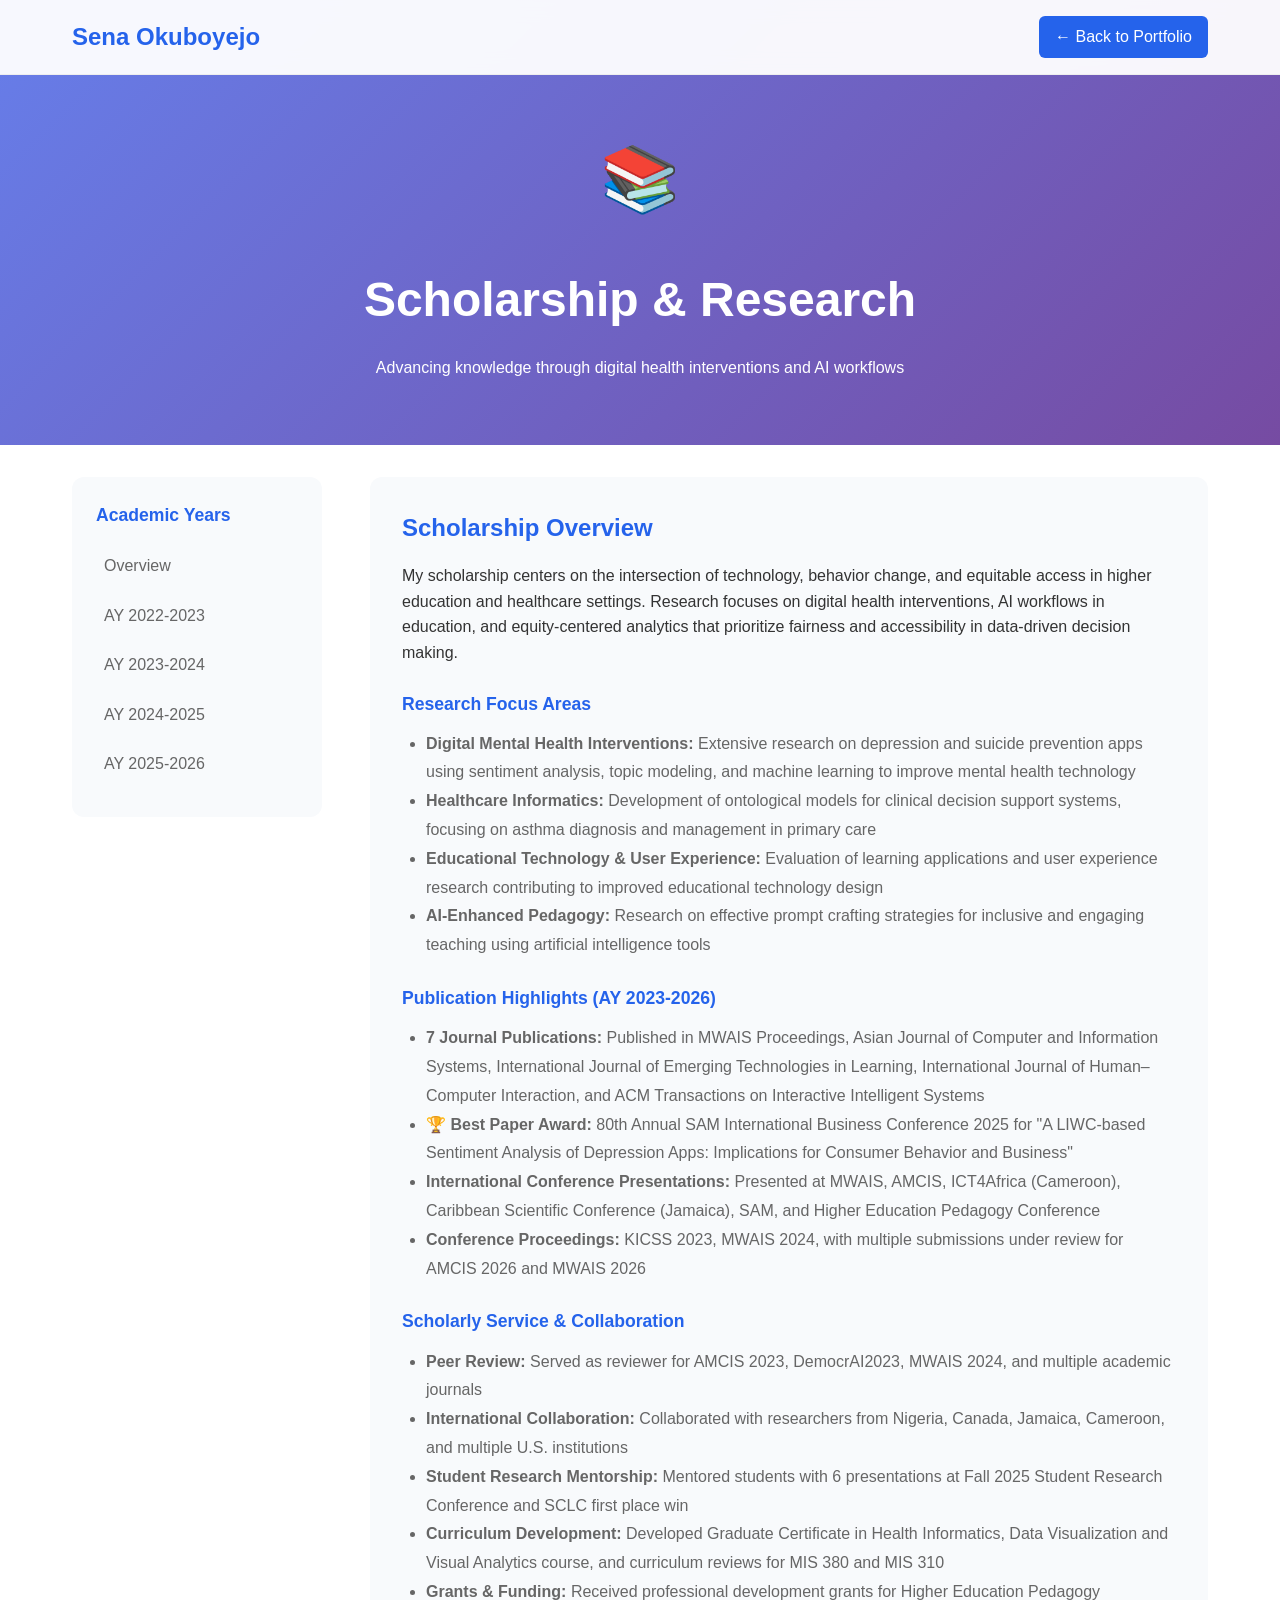
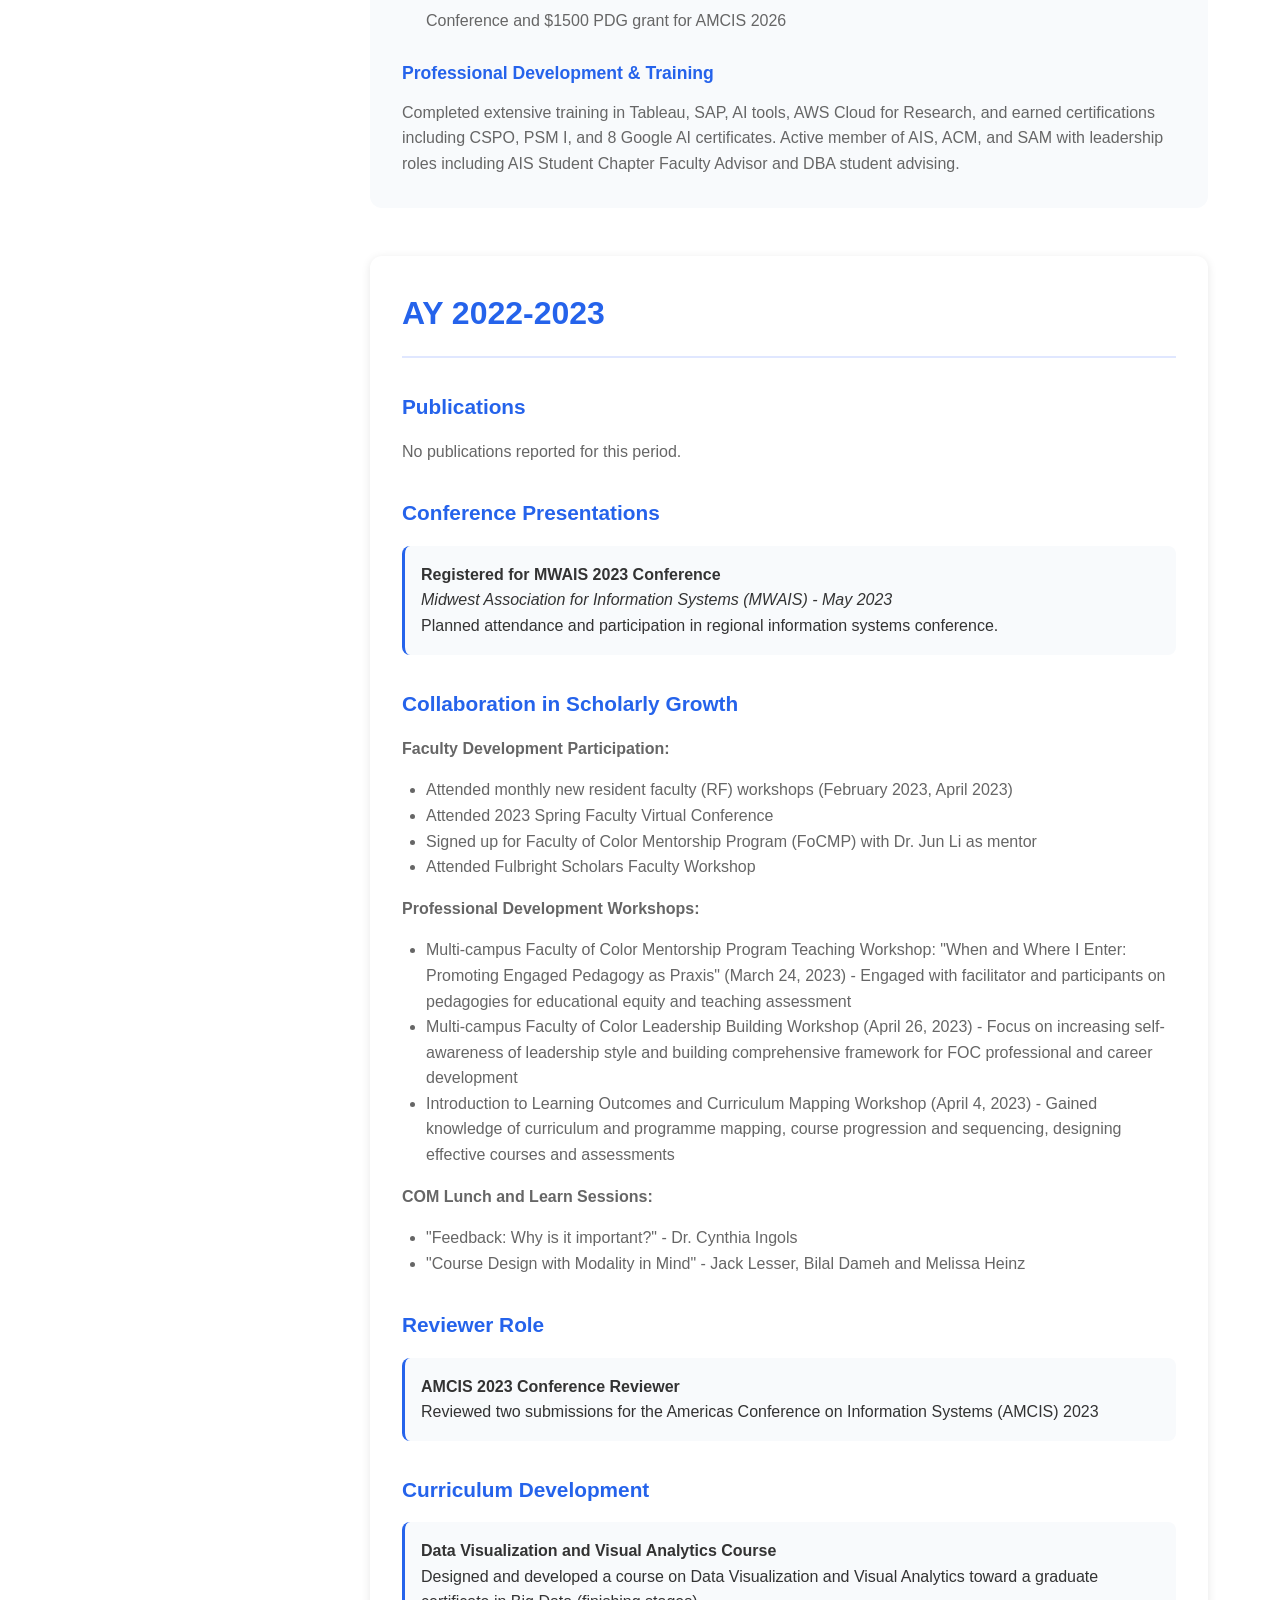
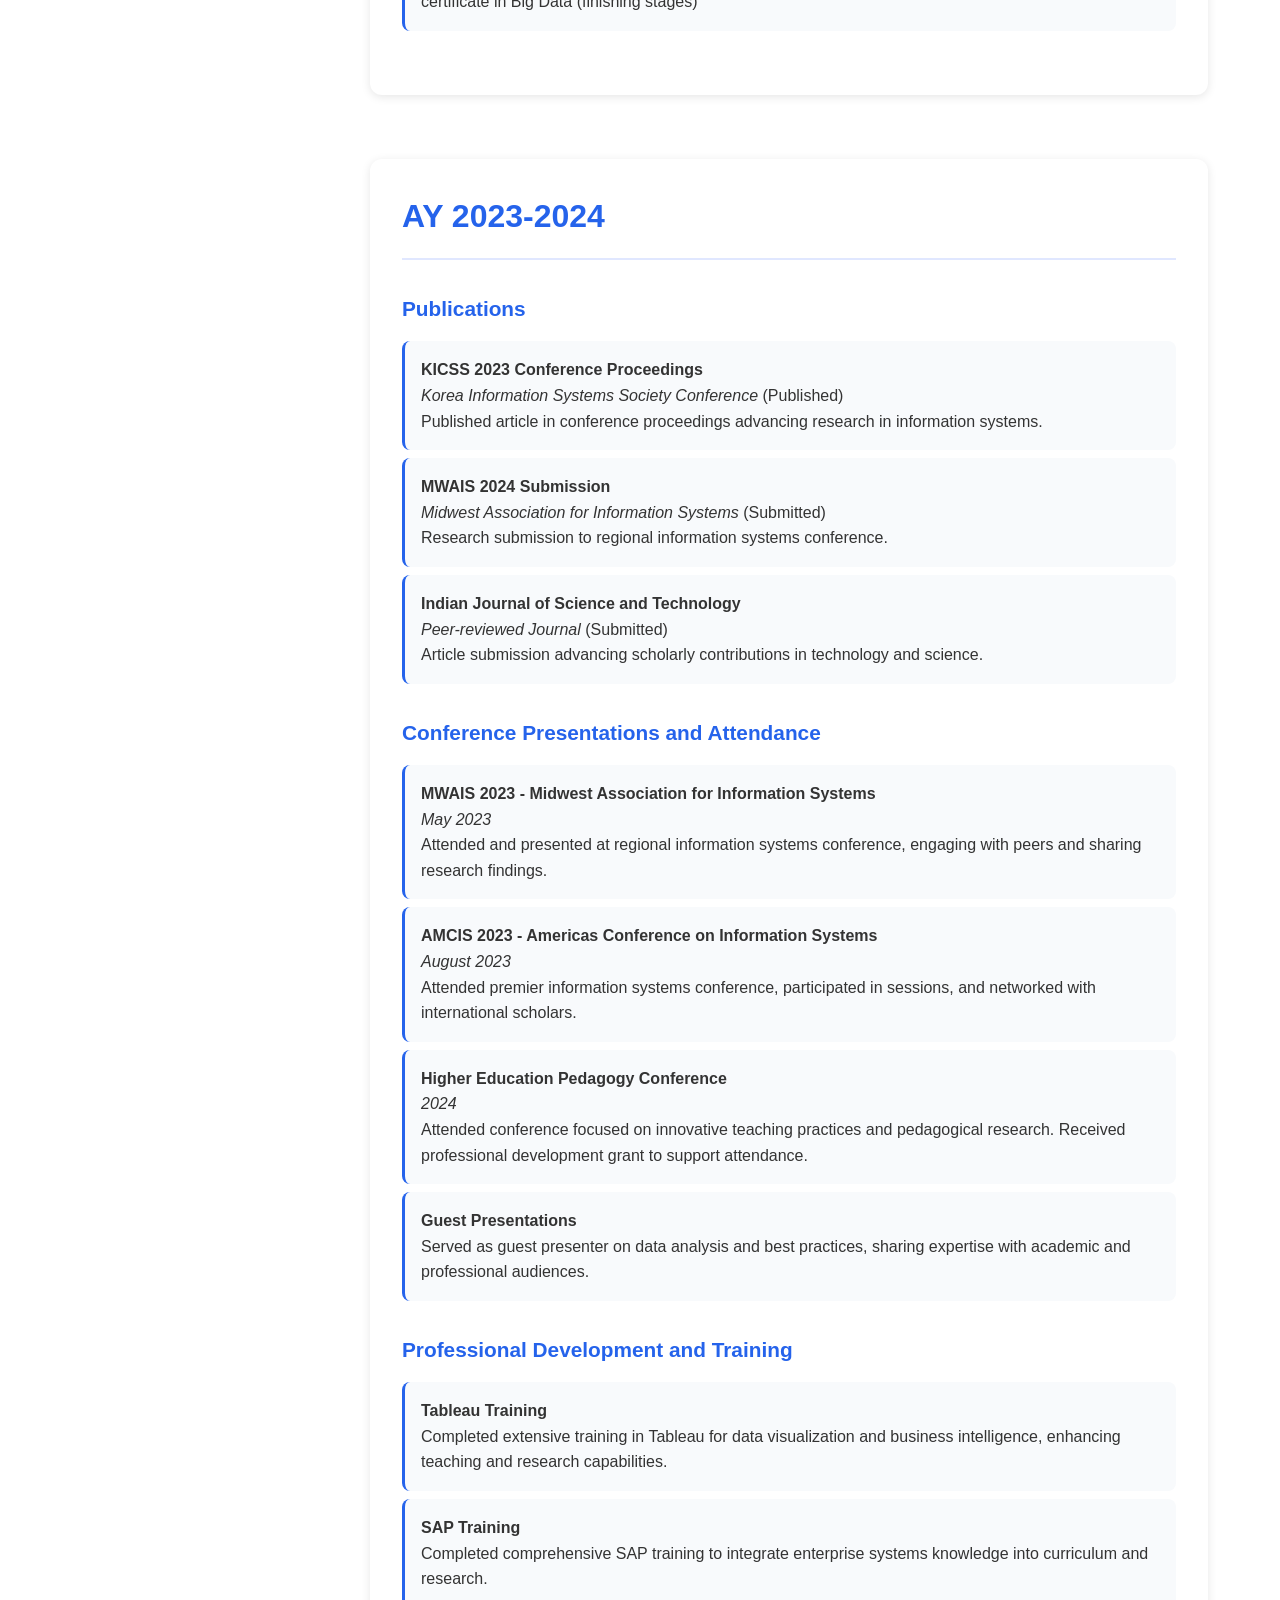
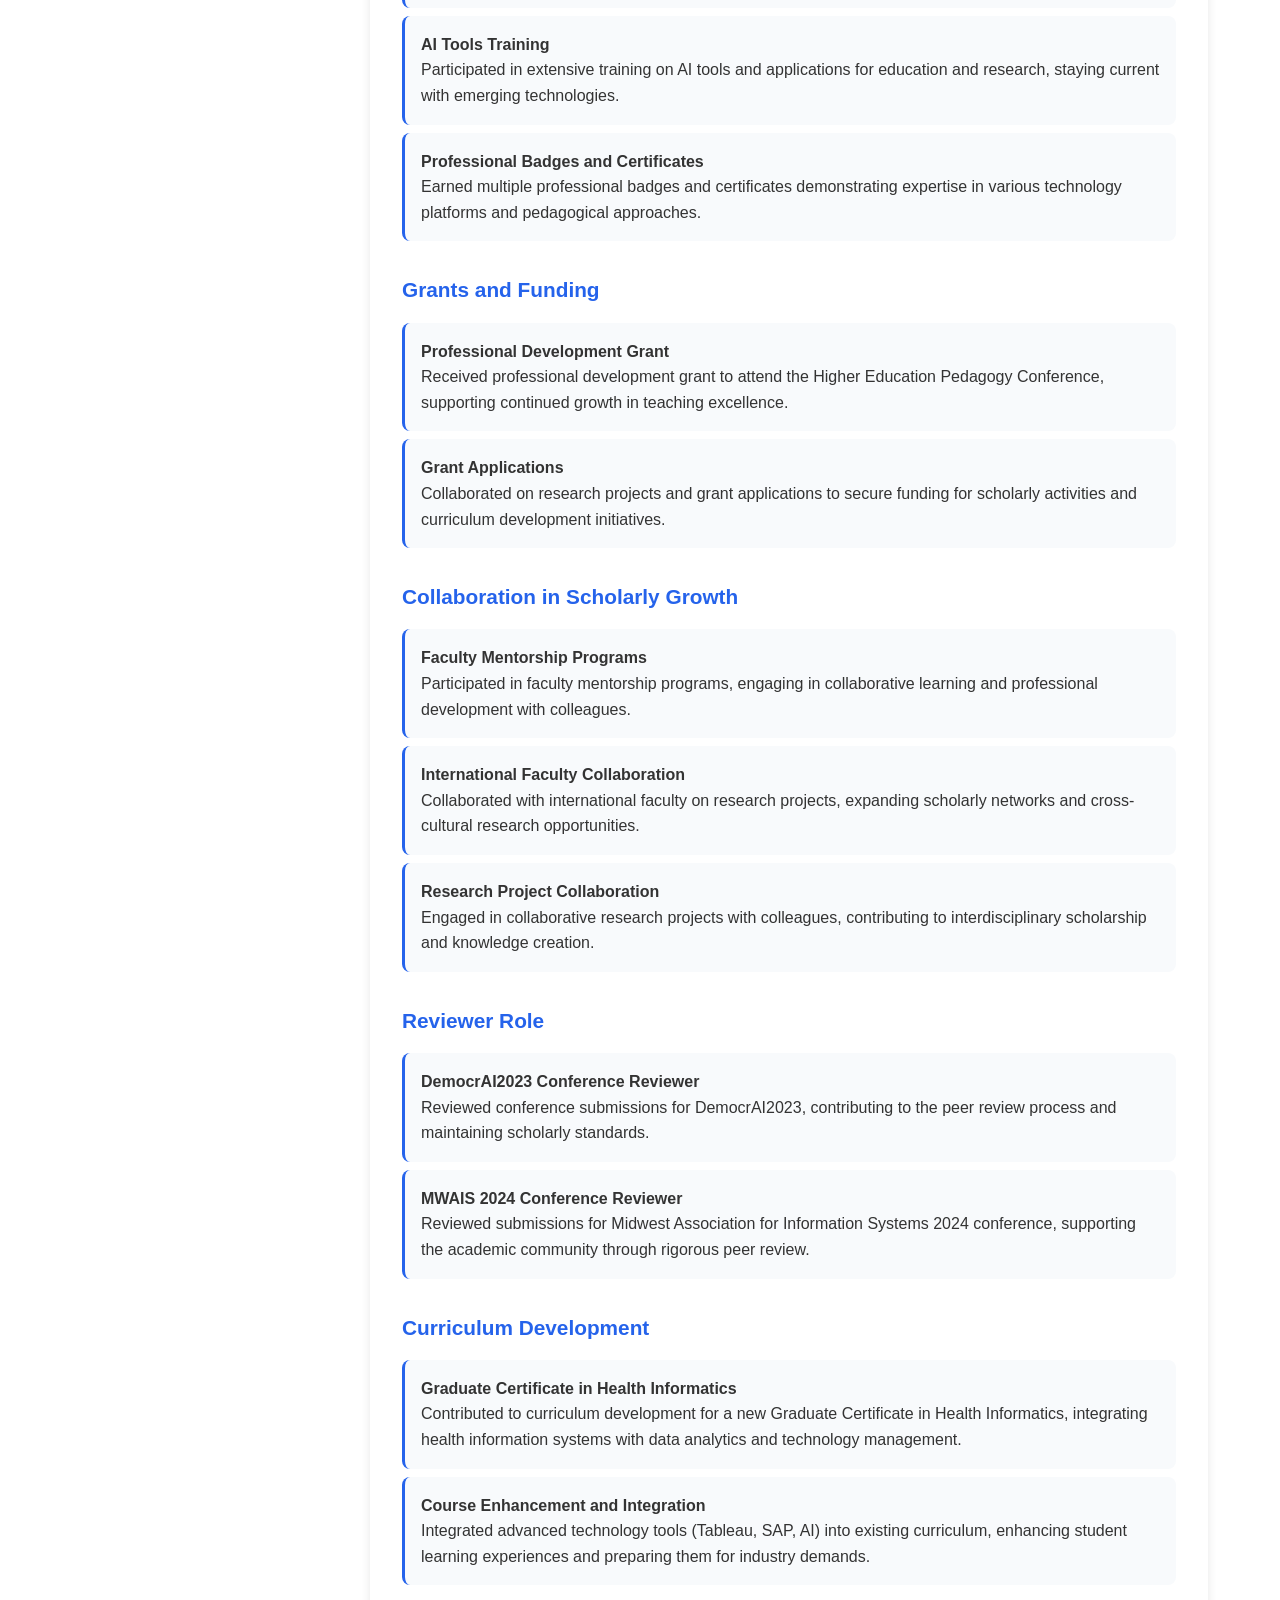
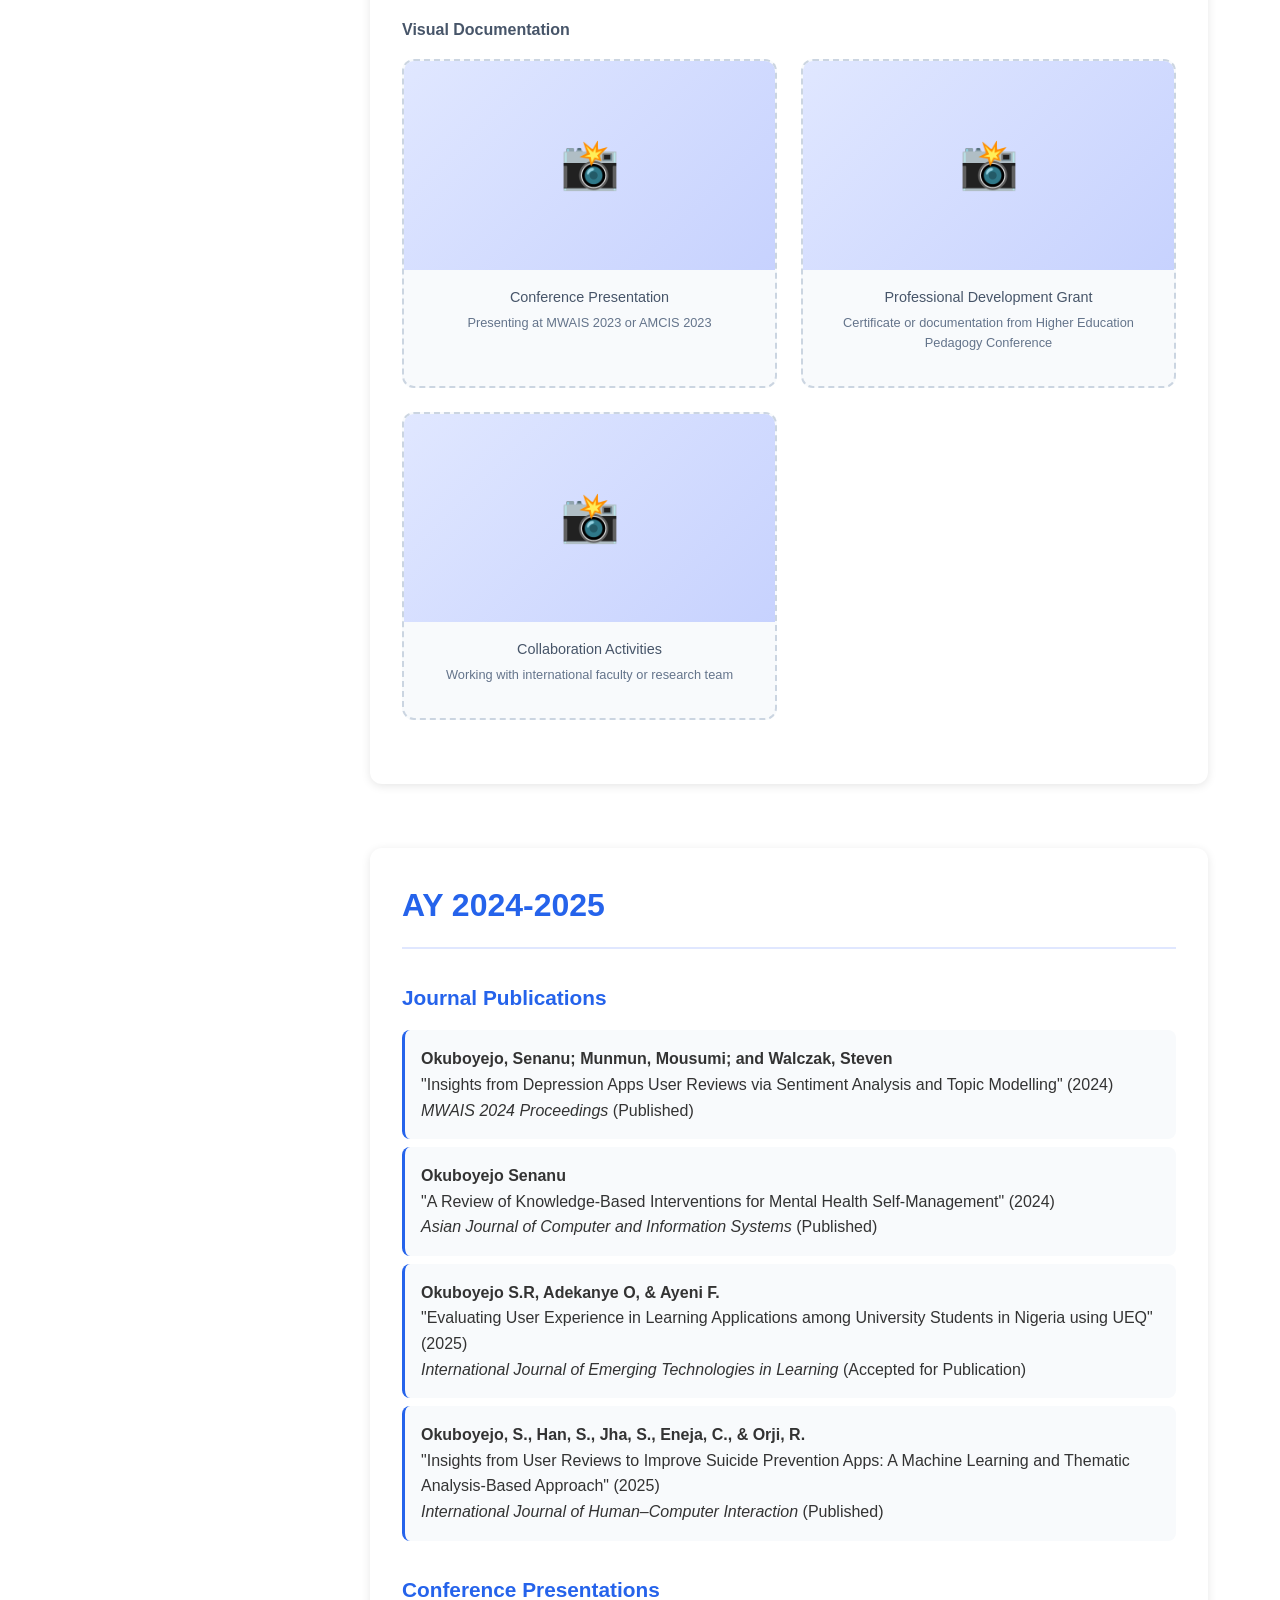
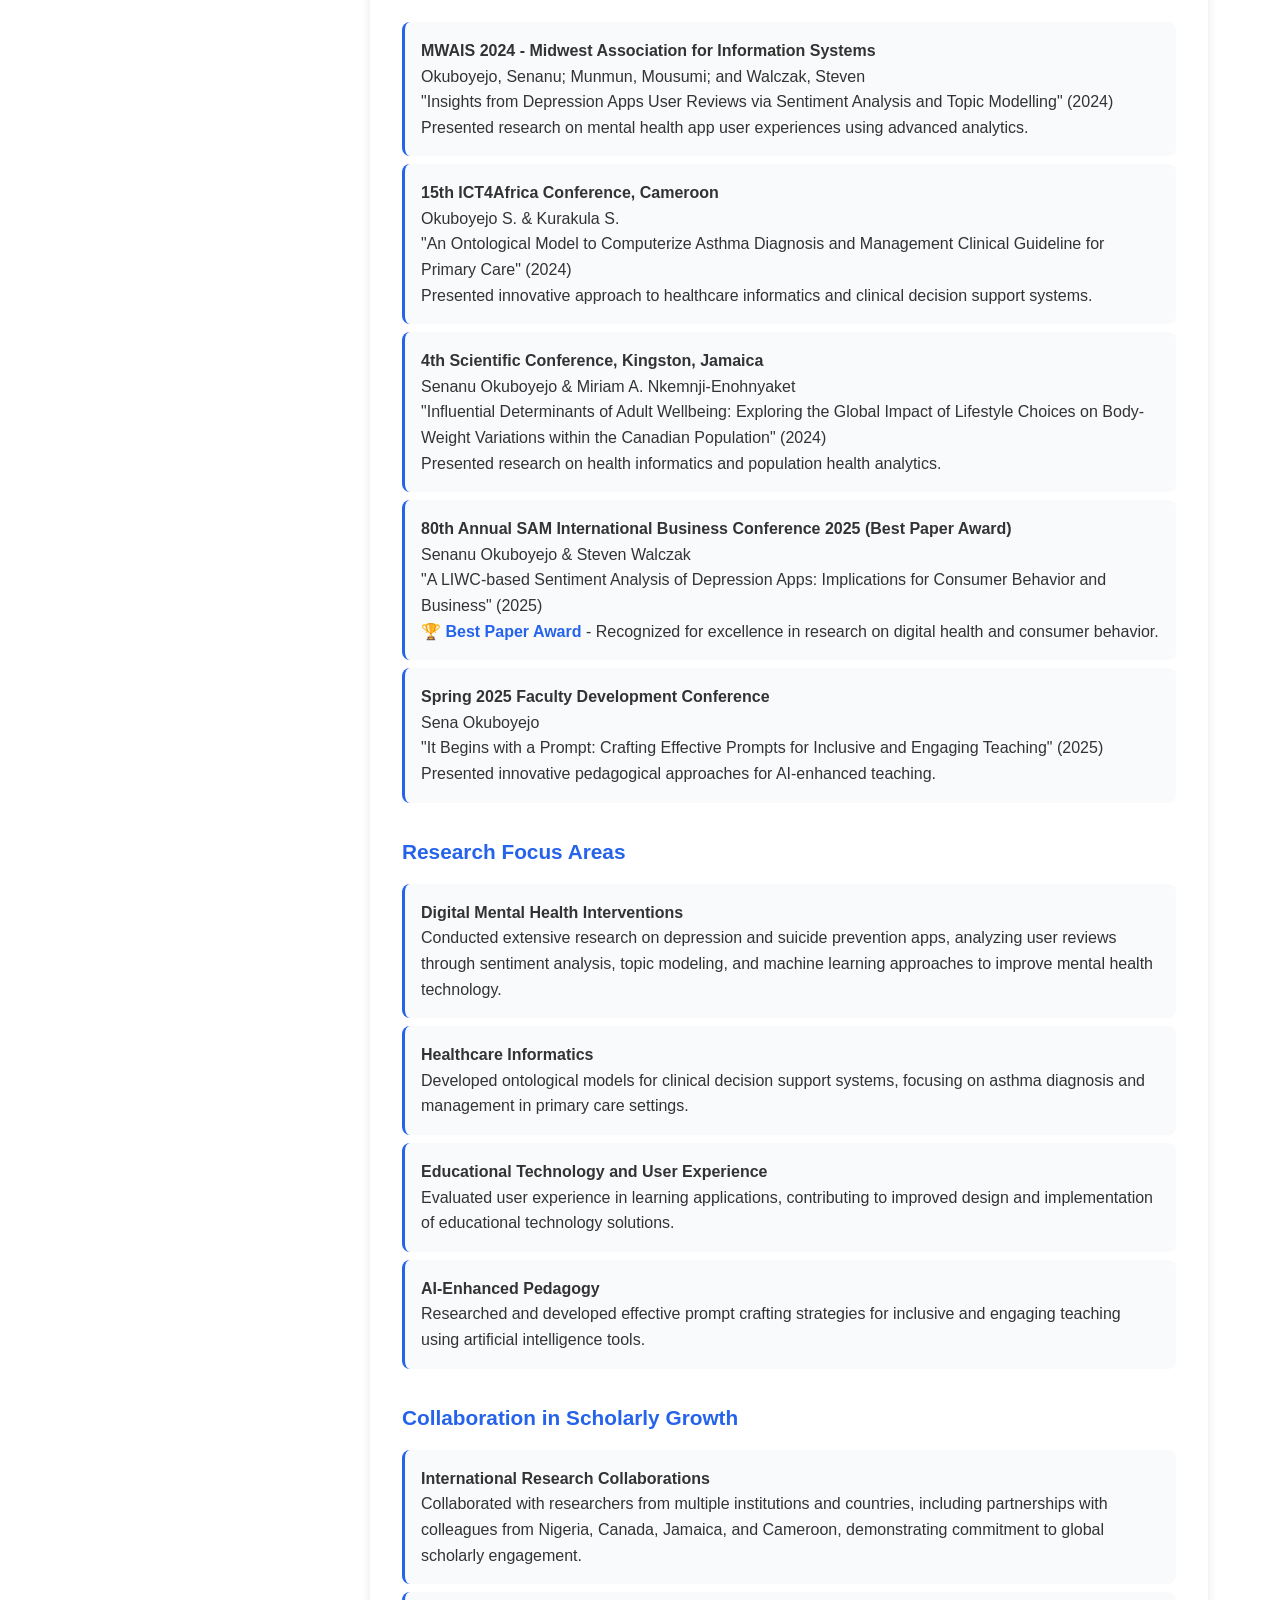
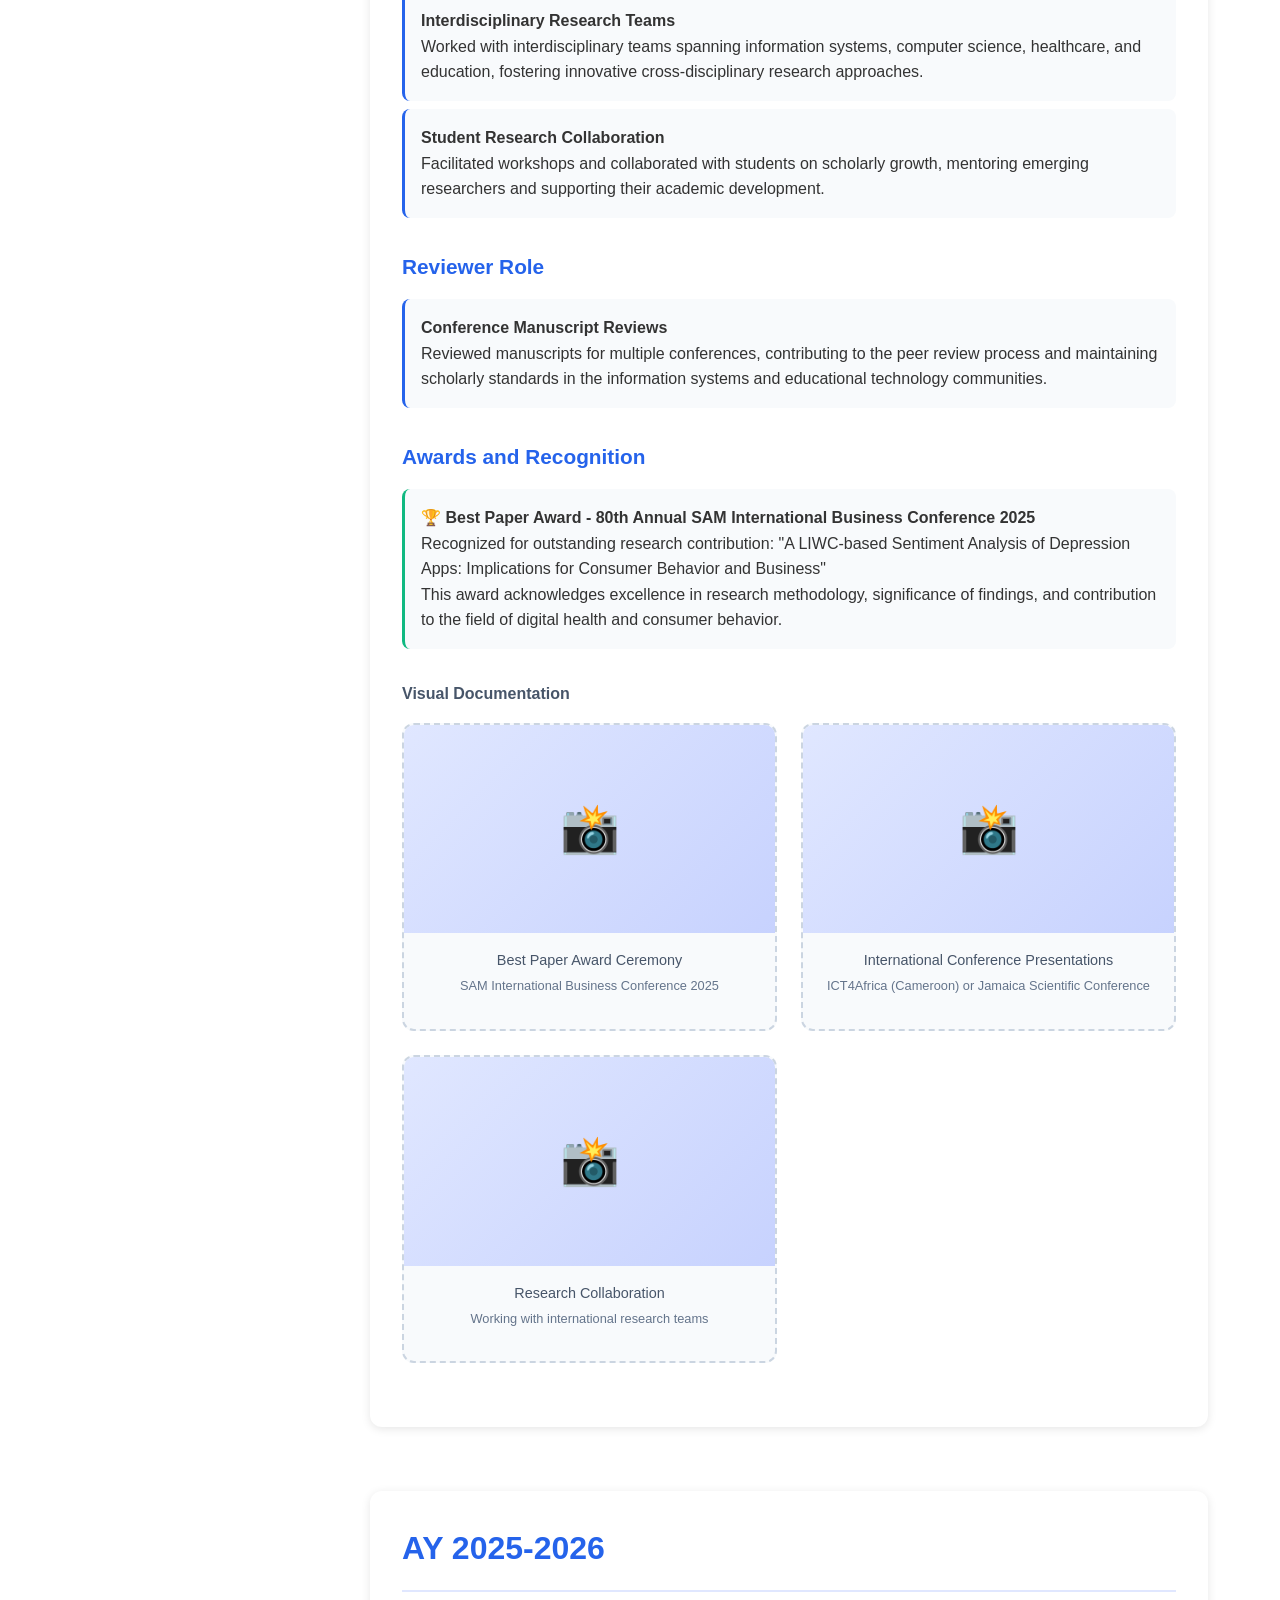
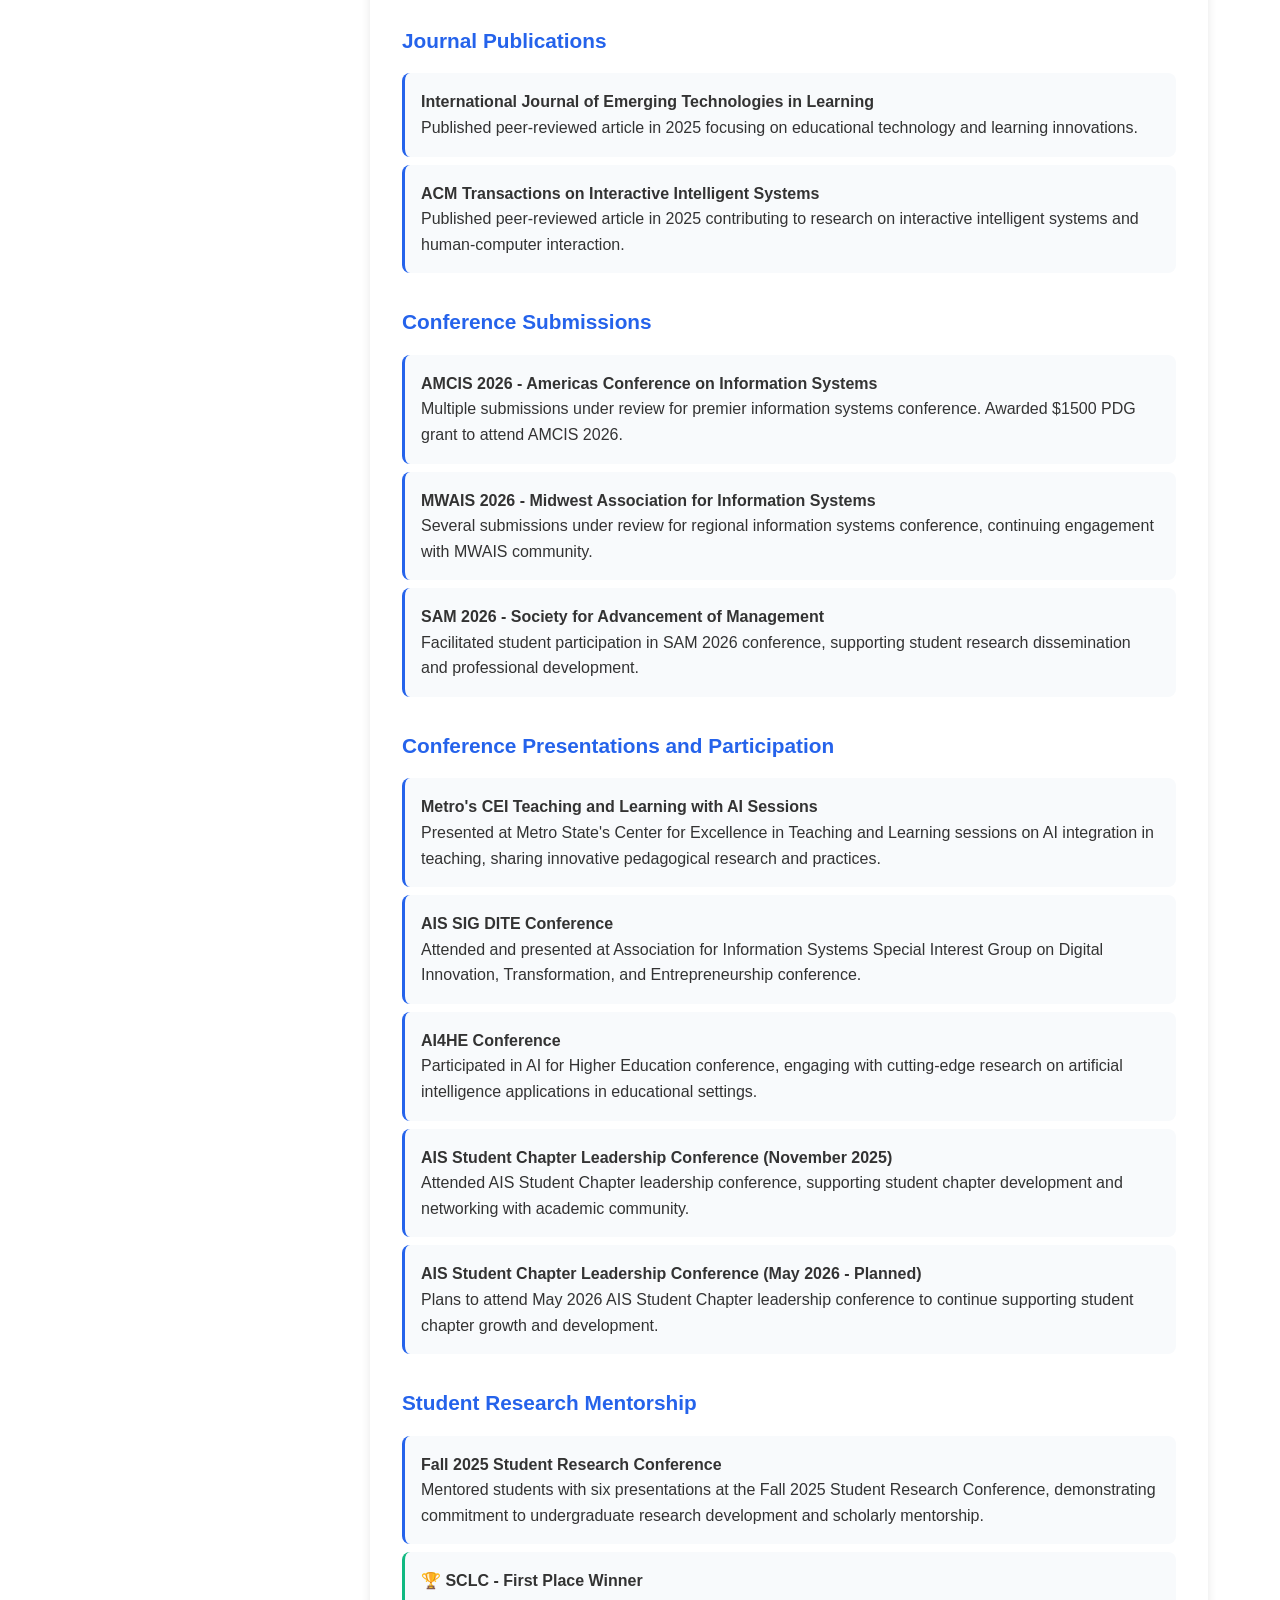
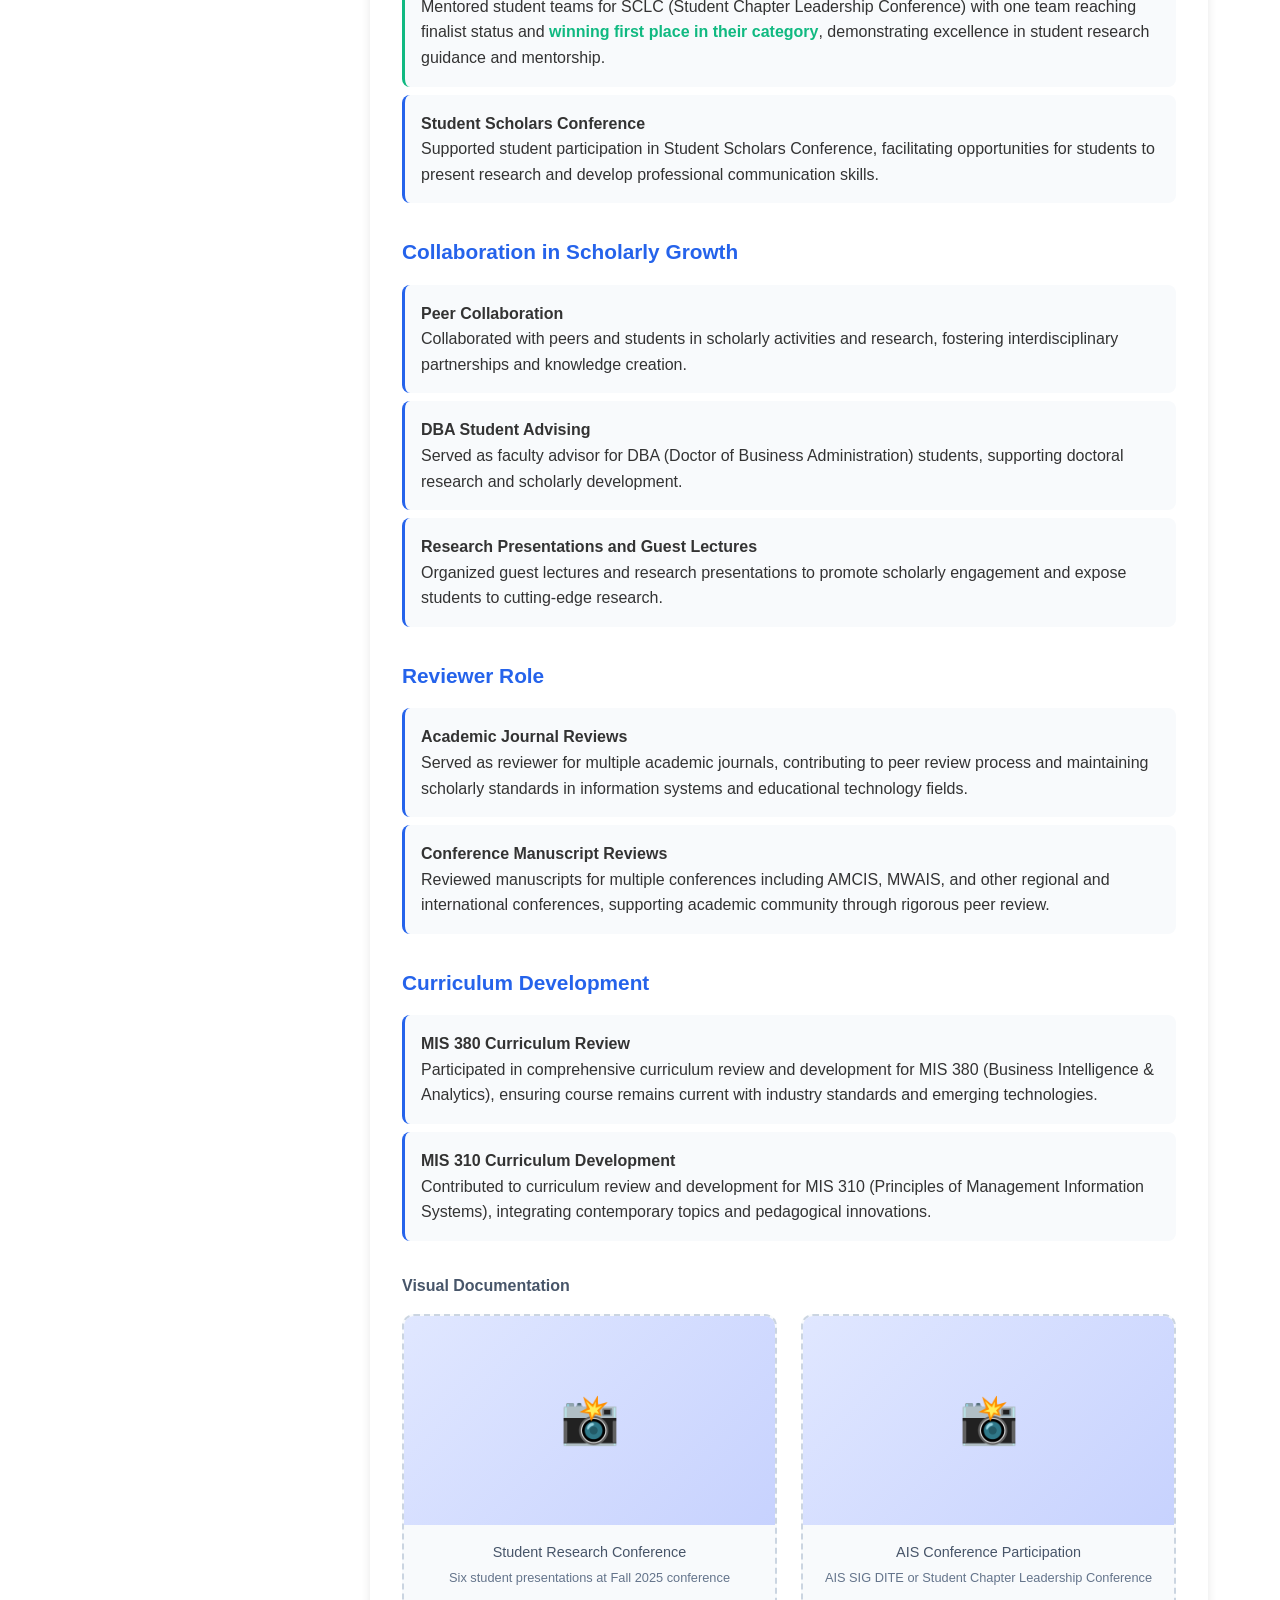
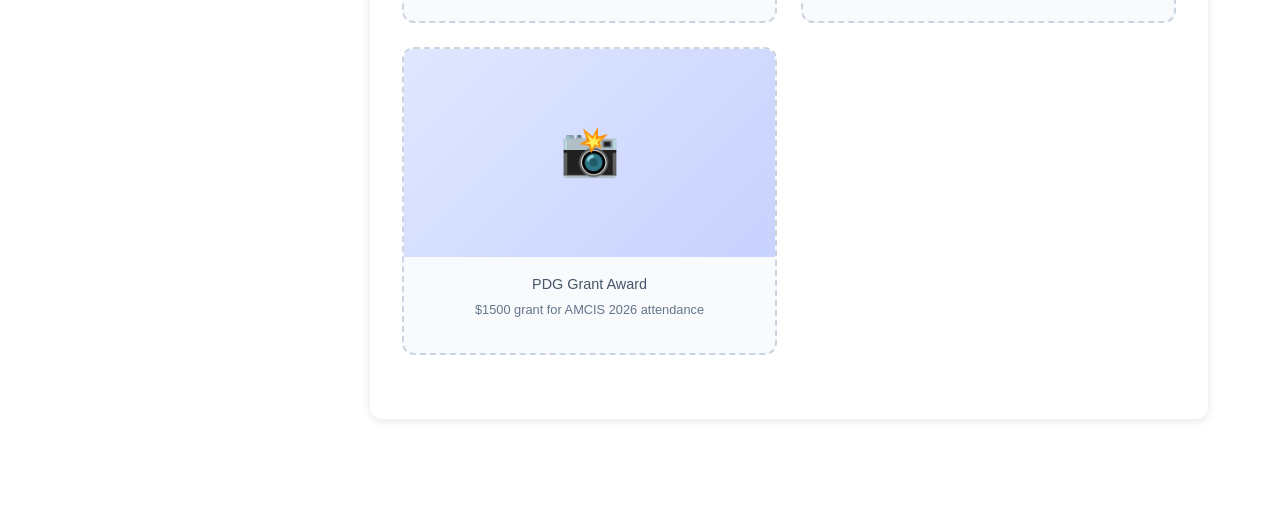
<file: scholarship.html>
<!DOCTYPE html>
<html lang="en">
<head>
    <meta charset="UTF-8">
    <meta name="viewport" content="width=device-width, initial-scale=1.0">
    <title>Scholarship - Sena Okuboyejo</title>
    <style>
        * {
            margin: 0;
            padding: 0;
            box-sizing: border-box;
        }

        body {
            font-family: -apple-system, BlinkMacSystemFont, 'Segoe UI', Roboto, sans-serif;
            line-height: 1.6;
            color: #333;
            background: #fff;
        }

        header {
            position: fixed;
            top: 0;
            width: 100%;
            background: rgba(255, 255, 255, 0.95);
            backdrop-filter: blur(10px);
            z-index: 1000;
            padding: 1rem 0;
            border-bottom: 1px solid #eee;
        }

        nav {
            max-width: 1200px;
            margin: 0 auto;
            display: flex;
            justify-content: space-between;
            align-items: center;
            padding: 0 2rem;
        }

        .logo {
            font-size: 1.5rem;
            font-weight: 700;
            color: #2563eb;
            text-decoration: none;
        }

        .back-btn {
            background: #2563eb;
            color: white;
            padding: 0.5rem 1rem;
            border-radius: 6px;
            text-decoration: none;
            font-weight: 500;
        }

        .hero {
            padding: 8rem 2rem 4rem;
            background: linear-gradient(135deg, #667eea 0%, #764ba2 100%);
            color: white;
            text-align: center;
        }

        .hero h1 {
            font-size: 3rem;
            margin-bottom: 1rem;
        }

        .hero-icon {
            font-size: 4rem;
            margin-bottom: 2rem;
        }

        .content {
            max-width: 1200px;
            margin: 0 auto;
            padding: 2rem;
            display: grid;
            grid-template-columns: 250px 1fr;
            gap: 3rem;
        }

        .sidebar {
            position: sticky;
            top: 120px;
            height: fit-content;
        }

        .year-nav {
            background: #f8fafc;
            border-radius: 12px;
            padding: 1.5rem;
        }

        .year-nav h3 {
            color: #2563eb;
            margin-bottom: 1rem;
            font-size: 1.1rem;
        }

        .year-nav ul {
            list-style: none;
        }

        .year-nav li {
            margin-bottom: 0.5rem;
        }

        .year-nav a {
            color: #666;
            text-decoration: none;
            padding: 0.5rem;
            display: block;
            border-radius: 6px;
            transition: all 0.3s;
        }

        .year-nav a:hover,
        .year-nav a.active {
            background: #2563eb;
            color: white;
        }

        .main-content {
            min-height: 100vh;
        }

        .overview {
            margin-bottom: 3rem;
            padding: 2rem;
            background: #f8fafc;
            border-radius: 12px;
        }

        .overview h2 {
            color: #2563eb;
            margin-bottom: 1rem;
        }

        .year-section {
            margin-bottom: 4rem;
            padding: 2rem;
            background: white;
            border-radius: 12px;
            box-shadow: 0 2px 10px rgba(0,0,0,0.1);
        }

        .year-title {
            color: #2563eb;
            font-size: 2rem;
            margin-bottom: 2rem;
            border-bottom: 2px solid #e0e7ff;
            padding-bottom: 1rem;
        }

        .subsection {
            margin-bottom: 2rem;
        }

        .subsection h3 {
            color: #2563eb;
            margin-bottom: 1rem;
            font-size: 1.3rem;
        }

        .subsection p {
            margin-bottom: 1rem;
            color: #666;
        }

        .publication-item {
            background: #f8fafc;
            padding: 1rem;
            margin: 0.5rem 0;
            border-radius: 8px;
            border-left: 3px solid #2563eb;
        }

        @media (max-width: 768px) {
            .content {
                grid-template-columns: 1fr;
                gap: 1rem;
            }
            
            .sidebar {
                position: static;
            }
            
            .hero h1 {
                font-size: 2rem;
            }
            
            .hero-icon {
                font-size: 3rem;
            }
            
            nav {
                padding: 0 1rem;
            }
        }
    </style>
</head>
<body>
    <header>
        <nav>
            <a href="index.html" class="logo">Sena Okuboyejo</a>
            <a href="index.html" class="back-btn">← Back to Portfolio</a>
        </nav>
    </header>

    <section class="hero">
        <div class="hero-icon">📚</div>
        <h1>Scholarship & Research</h1>
        <p>Advancing knowledge through digital health interventions and AI workflows</p>
    </section>

    <div class="content">
        <div class="sidebar">
            <div class="year-nav">
                <h3>Academic Years</h3>
                <ul>
                    <li><a href="#overview" class="active">Overview</a></li>
                    <li><a href="#ay2022-2023">AY 2022-2023</a></li>
                    <li><a href="#ay2023-2024">AY 2023-2024</a></li>
                    <li><a href="#ay2024-2025">AY 2024-2025</a></li>
                    <li><a href="#ay2025-2026">AY 2025-2026</a></li>
                </ul>
            </div>
        </div>

        <div class="main-content">
            <div id="overview" class="overview">
                <h2>Scholarship Overview</h2>
                <p style="margin-bottom: 1rem;">My scholarship centers on the intersection of technology, behavior change, and equitable access in higher education and healthcare settings. Research focuses on digital health interventions, AI workflows in education, and equity-centered analytics that prioritize fairness and accessibility in data-driven decision making.</p>
                
                <h3 style="color: #2563eb; font-size: 1.1rem; margin-top: 1.5rem; margin-bottom: 0.75rem;">Research Focus Areas</h3>
                <ul style="margin-left: 1.5rem; color: #666; line-height: 1.8;">
                    <li><strong>Digital Mental Health Interventions:</strong> Extensive research on depression and suicide prevention apps using sentiment analysis, topic modeling, and machine learning to improve mental health technology</li>
                    <li><strong>Healthcare Informatics:</strong> Development of ontological models for clinical decision support systems, focusing on asthma diagnosis and management in primary care</li>
                    <li><strong>Educational Technology & User Experience:</strong> Evaluation of learning applications and user experience research contributing to improved educational technology design</li>
                    <li><strong>AI-Enhanced Pedagogy:</strong> Research on effective prompt crafting strategies for inclusive and engaging teaching using artificial intelligence tools</li>
                </ul>
                
                <h3 style="color: #2563eb; font-size: 1.1rem; margin-top: 1.5rem; margin-bottom: 0.75rem;">Publication Highlights (AY 2023-2026)</h3>
                <ul style="margin-left: 1.5rem; color: #666; line-height: 1.8;">
                    <li><strong>7 Journal Publications:</strong> Published in MWAIS Proceedings, Asian Journal of Computer and Information Systems, International Journal of Emerging Technologies in Learning, International Journal of Human–Computer Interaction, and ACM Transactions on Interactive Intelligent Systems</li>
                    <li><strong>🏆 Best Paper Award:</strong> 80th Annual SAM International Business Conference 2025 for "A LIWC-based Sentiment Analysis of Depression Apps: Implications for Consumer Behavior and Business"</li>
                    <li><strong>International Conference Presentations:</strong> Presented at MWAIS, AMCIS, ICT4Africa (Cameroon), Caribbean Scientific Conference (Jamaica), SAM, and Higher Education Pedagogy Conference</li>
                    <li><strong>Conference Proceedings:</strong> KICSS 2023, MWAIS 2024, with multiple submissions under review for AMCIS 2026 and MWAIS 2026</li>
                </ul>
                
                <h3 style="color: #2563eb; font-size: 1.1rem; margin-top: 1.5rem; margin-bottom: 0.75rem;">Scholarly Service & Collaboration</h3>
                <ul style="margin-left: 1.5rem; color: #666; line-height: 1.8;">
                    <li><strong>Peer Review:</strong> Served as reviewer for AMCIS 2023, DemocrAI2023, MWAIS 2024, and multiple academic journals</li>
                    <li><strong>International Collaboration:</strong> Collaborated with researchers from Nigeria, Canada, Jamaica, Cameroon, and multiple U.S. institutions</li>
                    <li><strong>Student Research Mentorship:</strong> Mentored students with 6 presentations at Fall 2025 Student Research Conference and SCLC first place win</li>
                    <li><strong>Curriculum Development:</strong> Developed Graduate Certificate in Health Informatics, Data Visualization and Visual Analytics course, and curriculum reviews for MIS 380 and MIS 310</li>
                    <li><strong>Grants & Funding:</strong> Received professional development grants for Higher Education Pedagogy Conference and $1500 PDG grant for AMCIS 2026</li>
                </ul>
                
                <h3 style="color: #2563eb; font-size: 1.1rem; margin-top: 1.5rem; margin-bottom: 0.75rem;">Professional Development & Training</h3>
                <p style="color: #666;">Completed extensive training in Tableau, SAP, AI tools, AWS Cloud for Research, and earned certifications including CSPO, PSM I, and 8 Google AI certificates. Active member of AIS, ACM, and SAM with leadership roles including AIS Student Chapter Faculty Advisor and DBA student advising.</p>
            </div>

            <div id="ay2022-2023" class="year-section">
                <h2 class="year-title">AY 2022-2023</h2>
                
                <div class="subsection">
                    <h3>Publications</h3>
                    <p>No publications reported for this period.</p>
                </div>

                <div class="subsection">
                    <h3>Conference Presentations</h3>
                    <div class="publication-item">
                        <strong>Registered for MWAIS 2023 Conference</strong><br>
                        <em>Midwest Association for Information Systems (MWAIS) - May 2023</em><br>
                        Planned attendance and participation in regional information systems conference.
                    </div>
                </div>

                <div class="subsection">
                    <h3>Collaboration in Scholarly Growth</h3>
                    <p><strong>Faculty Development Participation:</strong></p>
                    <ul style="margin-left: 1.5rem; color: #666;">
                        <li>Attended monthly new resident faculty (RF) workshops (February 2023, April 2023)</li>
                        <li>Attended 2023 Spring Faculty Virtual Conference</li>
                        <li>Signed up for Faculty of Color Mentorship Program (FoCMP) with Dr. Jun Li as mentor</li>
                        <li>Attended Fulbright Scholars Faculty Workshop</li>
                    </ul>
                    <p style="margin-top: 1rem;"><strong>Professional Development Workshops:</strong></p>
                    <ul style="margin-left: 1.5rem; color: #666;">
                        <li>Multi-campus Faculty of Color Mentorship Program Teaching Workshop: "When and Where I Enter: Promoting Engaged Pedagogy as Praxis" (March 24, 2023) - Engaged with facilitator and participants on pedagogies for educational equity and teaching assessment</li>
                        <li>Multi-campus Faculty of Color Leadership Building Workshop (April 26, 2023) - Focus on increasing self-awareness of leadership style and building comprehensive framework for FOC professional and career development</li>
                        <li>Introduction to Learning Outcomes and Curriculum Mapping Workshop (April 4, 2023) - Gained knowledge of curriculum and programme mapping, course progression and sequencing, designing effective courses and assessments</li>
                    </ul>
                    <p style="margin-top: 1rem;"><strong>COM Lunch and Learn Sessions:</strong></p>
                    <ul style="margin-left: 1.5rem; color: #666;">
                        <li>"Feedback: Why is it important?" - Dr. Cynthia Ingols</li>
                        <li>"Course Design with Modality in Mind" - Jack Lesser, Bilal Dameh and Melissa Heinz</li>
                    </ul>
                </div>

                <div class="subsection">
                    <h3>Reviewer Role</h3>
                    <div class="publication-item">
                        <strong>AMCIS 2023 Conference Reviewer</strong><br>
                        Reviewed two submissions for the Americas Conference on Information Systems (AMCIS) 2023
                    </div>
                </div>

                <div class="subsection">
                    <h3>Curriculum Development</h3>
                    <div class="publication-item">
                        <strong>Data Visualization and Visual Analytics Course</strong><br>
                        Designed and developed a course on Data Visualization and Visual Analytics toward a graduate certificate in Big Data (finishing stages)
                    </div>
                </div>
            </div>

            <div id="ay2023-2024" class="year-section">
                <h2 class="year-title">AY 2023-2024</h2>
                
                <div class="subsection">
                    <h3>Publications</h3>
                    <div class="publication-item">
                        <strong>KICSS 2023 Conference Proceedings</strong><br>
                        <em>Korea Information Systems Society Conference</em> (Published)<br>
                        Published article in conference proceedings advancing research in information systems.
                    </div>
                    <div class="publication-item">
                        <strong>MWAIS 2024 Submission</strong><br>
                        <em>Midwest Association for Information Systems</em> (Submitted)<br>
                        Research submission to regional information systems conference.
                    </div>
                    <div class="publication-item">
                        <strong>Indian Journal of Science and Technology</strong><br>
                        <em>Peer-reviewed Journal</em> (Submitted)<br>
                        Article submission advancing scholarly contributions in technology and science.
                    </div>
                </div>

                <div class="subsection">
                    <h3>Conference Presentations and Attendance</h3>
                    <div class="publication-item">
                        <strong>MWAIS 2023 - Midwest Association for Information Systems</strong><br>
                        <em>May 2023</em><br>
                        Attended and presented at regional information systems conference, engaging with peers and sharing research findings.
                    </div>
                    <div class="publication-item">
                        <strong>AMCIS 2023 - Americas Conference on Information Systems</strong><br>
                        <em>August 2023</em><br>
                        Attended premier information systems conference, participated in sessions, and networked with international scholars.
                    </div>
                    <div class="publication-item">
                        <strong>Higher Education Pedagogy Conference</strong><br>
                        <em>2024</em><br>
                        Attended conference focused on innovative teaching practices and pedagogical research. Received professional development grant to support attendance.
                    </div>
                    <div class="publication-item">
                        <strong>Guest Presentations</strong><br>
                        Served as guest presenter on data analysis and best practices, sharing expertise with academic and professional audiences.
                    </div>
                </div>

                <div class="subsection">
                    <h3>Professional Development and Training</h3>
                    <div class="publication-item">
                        <strong>Tableau Training</strong><br>
                        Completed extensive training in Tableau for data visualization and business intelligence, enhancing teaching and research capabilities.
                    </div>
                    <div class="publication-item">
                        <strong>SAP Training</strong><br>
                        Completed comprehensive SAP training to integrate enterprise systems knowledge into curriculum and research.
                    </div>
                    <div class="publication-item">
                        <strong>AI Tools Training</strong><br>
                        Participated in extensive training on AI tools and applications for education and research, staying current with emerging technologies.
                    </div>
                    <div class="publication-item">
                        <strong>Professional Badges and Certificates</strong><br>
                        Earned multiple professional badges and certificates demonstrating expertise in various technology platforms and pedagogical approaches.
                    </div>
                </div>

                <div class="subsection">
                    <h3>Grants and Funding</h3>
                    <div class="publication-item">
                        <strong>Professional Development Grant</strong><br>
                        Received professional development grant to attend the Higher Education Pedagogy Conference, supporting continued growth in teaching excellence.
                    </div>
                    <div class="publication-item">
                        <strong>Grant Applications</strong><br>
                        Collaborated on research projects and grant applications to secure funding for scholarly activities and curriculum development initiatives.
                    </div>
                </div>

                <div class="subsection">
                    <h3>Collaboration in Scholarly Growth</h3>
                    <div class="publication-item">
                        <strong>Faculty Mentorship Programs</strong><br>
                        Participated in faculty mentorship programs, engaging in collaborative learning and professional development with colleagues.
                    </div>
                    <div class="publication-item">
                        <strong>International Faculty Collaboration</strong><br>
                        Collaborated with international faculty on research projects, expanding scholarly networks and cross-cultural research opportunities.
                    </div>
                    <div class="publication-item">
                        <strong>Research Project Collaboration</strong><br>
                        Engaged in collaborative research projects with colleagues, contributing to interdisciplinary scholarship and knowledge creation.
                    </div>
                </div>

                <div class="subsection">
                    <h3>Reviewer Role</h3>
                    <div class="publication-item">
                        <strong>DemocrAI2023 Conference Reviewer</strong><br>
                        Reviewed conference submissions for DemocrAI2023, contributing to the peer review process and maintaining scholarly standards.
                    </div>
                    <div class="publication-item">
                        <strong>MWAIS 2024 Conference Reviewer</strong><br>
                        Reviewed submissions for Midwest Association for Information Systems 2024 conference, supporting the academic community through rigorous peer review.
                    </div>
                </div>

                <div class="subsection">
                    <h3>Curriculum Development</h3>
                    <div class="publication-item">
                        <strong>Graduate Certificate in Health Informatics</strong><br>
                        Contributed to curriculum development for a new Graduate Certificate in Health Informatics, integrating health information systems with data analytics and technology management.
                    </div>
                    <div class="publication-item">
                        <strong>Course Enhancement and Integration</strong><br>
                        Integrated advanced technology tools (Tableau, SAP, AI) into existing curriculum, enhancing student learning experiences and preparing them for industry demands.
                    </div>
                    
                    <div style="margin-top: 2rem; margin-bottom: 2rem;">
                        <h4 style="color: #475569; font-size: 1rem; margin-bottom: 1rem;">Visual Documentation</h4>
                        <div style="display: grid; grid-template-columns: repeat(auto-fit, minmax(300px, 1fr)); gap: 1.5rem;">
                            <div style="background: #f8fafc; border-radius: 12px; overflow: hidden; border: 2px dashed #cbd5e1;">
                                <div style="aspect-ratio: 16/9; background: linear-gradient(135deg, #e0e7ff 0%, #c7d2fe 100%); display: flex; align-items: center; justify-content: center; color: #64748b; font-size: 3rem;">📸</div>
                                <div style="padding: 1rem; text-align: center;">
                                    <p style="font-size: 0.9rem; color: #475569; font-weight: 500; margin-bottom: 0.25rem;">Conference Presentation</p>
                                    <p style="font-size: 0.8rem; color: #64748b;">Presenting at MWAIS 2023 or AMCIS 2023</p>
                                </div>
                            </div>
                            <div style="background: #f8fafc; border-radius: 12px; overflow: hidden; border: 2px dashed #cbd5e1;">
                                <div style="aspect-ratio: 16/9; background: linear-gradient(135deg, #e0e7ff 0%, #c7d2fe 100%); display: flex; align-items: center; justify-content: center; color: #64748b; font-size: 3rem;">📸</div>
                                <div style="padding: 1rem; text-align: center;">
                                    <p style="font-size: 0.9rem; color: #475569; font-weight: 500; margin-bottom: 0.25rem;">Professional Development Grant</p>
                                    <p style="font-size: 0.8rem; color: #64748b;">Certificate or documentation from Higher Education Pedagogy Conference</p>
                                </div>
                            </div>
                            <div style="background: #f8fafc; border-radius: 12px; overflow: hidden; border: 2px dashed #cbd5e1;">
                                <div style="aspect-ratio: 16/9; background: linear-gradient(135deg, #e0e7ff 0%, #c7d2fe 100%); display: flex; align-items: center; justify-content: center; color: #64748b; font-size: 3rem;">📸</div>
                                <div style="padding: 1rem; text-align: center;">
                                    <p style="font-size: 0.9rem; color: #475569; font-weight: 500; margin-bottom: 0.25rem;">Collaboration Activities</p>
                                    <p style="font-size: 0.8rem; color: #64748b;">Working with international faculty or research team</p>
                                </div>
                            </div>
                        </div>
                    </div>
                </div>
            </div>

            <div id="ay2024-2025" class="year-section">
                <h2 class="year-title">AY 2024-2025</h2>
                
                <div class="subsection">
                    <h3>Journal Publications</h3>
                    <div class="publication-item">
                        <strong>Okuboyejo, Senanu; Munmun, Mousumi; and Walczak, Steven</strong><br>
                        "Insights from Depression Apps User Reviews via Sentiment Analysis and Topic Modelling" (2024)<br>
                        <em>MWAIS 2024 Proceedings</em> (Published)
                    </div>
                    <div class="publication-item">
                        <strong>Okuboyejo Senanu</strong><br>
                        "A Review of Knowledge-Based Interventions for Mental Health Self-Management" (2024)<br>
                        <em>Asian Journal of Computer and Information Systems</em> (Published)
                    </div>
                    <div class="publication-item">
                        <strong>Okuboyejo S.R, Adekanye O, & Ayeni F.</strong><br>
                        "Evaluating User Experience in Learning Applications among University Students in Nigeria using UEQ" (2025)<br>
                        <em>International Journal of Emerging Technologies in Learning</em> (Accepted for Publication)
                    </div>
                    <div class="publication-item">
                        <strong>Okuboyejo, S., Han, S., Jha, S., Eneja, C., & Orji, R.</strong><br>
                        "Insights from User Reviews to Improve Suicide Prevention Apps: A Machine Learning and Thematic Analysis-Based Approach" (2025)<br>
                        <em>International Journal of Human–Computer Interaction</em> (Published)
                    </div>
                </div>

                <div class="subsection">
                    <h3>Conference Presentations</h3>
                    <div class="publication-item">
                        <strong>MWAIS 2024 - Midwest Association for Information Systems</strong><br>
                        Okuboyejo, Senanu; Munmun, Mousumi; and Walczak, Steven<br>
                        "Insights from Depression Apps User Reviews via Sentiment Analysis and Topic Modelling" (2024)<br>
                        Presented research on mental health app user experiences using advanced analytics.
                    </div>
                    <div class="publication-item">
                        <strong>15th ICT4Africa Conference, Cameroon</strong><br>
                        Okuboyejo S. & Kurakula S.<br>
                        "An Ontological Model to Computerize Asthma Diagnosis and Management Clinical Guideline for Primary Care" (2024)<br>
                        Presented innovative approach to healthcare informatics and clinical decision support systems.
                    </div>
                    <div class="publication-item">
                        <strong>4th Scientific Conference, Kingston, Jamaica</strong><br>
                        Senanu Okuboyejo & Miriam A. Nkemnji-Enohnyaket<br>
                        "Influential Determinants of Adult Wellbeing: Exploring the Global Impact of Lifestyle Choices on Body-Weight Variations within the Canadian Population" (2024)<br>
                        Presented research on health informatics and population health analytics.
                    </div>
                    <div class="publication-item">
                        <strong>80th Annual SAM International Business Conference 2025 (Best Paper Award)</strong><br>
                        Senanu Okuboyejo & Steven Walczak<br>
                        "A LIWC-based Sentiment Analysis of Depression Apps: Implications for Consumer Behavior and Business" (2025)<br>
                        <span style="color: #2563eb; font-weight: 600;">🏆 Best Paper Award</span> - Recognized for excellence in research on digital health and consumer behavior.
                    </div>
                    <div class="publication-item">
                        <strong>Spring 2025 Faculty Development Conference</strong><br>
                        Sena Okuboyejo<br>
                        "It Begins with a Prompt: Crafting Effective Prompts for Inclusive and Engaging Teaching" (2025)<br>
                        Presented innovative pedagogical approaches for AI-enhanced teaching.
                    </div>
                </div>

                <div class="subsection">
                    <h3>Research Focus Areas</h3>
                    <div class="publication-item">
                        <strong>Digital Mental Health Interventions</strong><br>
                        Conducted extensive research on depression and suicide prevention apps, analyzing user reviews through sentiment analysis, topic modeling, and machine learning approaches to improve mental health technology.
                    </div>
                    <div class="publication-item">
                        <strong>Healthcare Informatics</strong><br>
                        Developed ontological models for clinical decision support systems, focusing on asthma diagnosis and management in primary care settings.
                    </div>
                    <div class="publication-item">
                        <strong>Educational Technology and User Experience</strong><br>
                        Evaluated user experience in learning applications, contributing to improved design and implementation of educational technology solutions.
                    </div>
                    <div class="publication-item">
                        <strong>AI-Enhanced Pedagogy</strong><br>
                        Researched and developed effective prompt crafting strategies for inclusive and engaging teaching using artificial intelligence tools.
                    </div>
                </div>

                <div class="subsection">
                    <h3>Collaboration in Scholarly Growth</h3>
                    <div class="publication-item">
                        <strong>International Research Collaborations</strong><br>
                        Collaborated with researchers from multiple institutions and countries, including partnerships with colleagues from Nigeria, Canada, Jamaica, and Cameroon, demonstrating commitment to global scholarly engagement.
                    </div>
                    <div class="publication-item">
                        <strong>Interdisciplinary Research Teams</strong><br>
                        Worked with interdisciplinary teams spanning information systems, computer science, healthcare, and education, fostering innovative cross-disciplinary research approaches.
                    </div>
                    <div class="publication-item">
                        <strong>Student Research Collaboration</strong><br>
                        Facilitated workshops and collaborated with students on scholarly growth, mentoring emerging researchers and supporting their academic development.
                    </div>
                </div>

                <div class="subsection">
                    <h3>Reviewer Role</h3>
                    <div class="publication-item">
                        <strong>Conference Manuscript Reviews</strong><br>
                        Reviewed manuscripts for multiple conferences, contributing to the peer review process and maintaining scholarly standards in the information systems and educational technology communities.
                    </div>
                </div>

                <div class="subsection">
                    <h3>Awards and Recognition</h3>
                    <div class="publication-item" style="border-left: 3px solid #10b981;">
                        <strong>🏆 Best Paper Award - 80th Annual SAM International Business Conference 2025</strong><br>
                        Recognized for outstanding research contribution: "A LIWC-based Sentiment Analysis of Depression Apps: Implications for Consumer Behavior and Business"<br>
                        This award acknowledges excellence in research methodology, significance of findings, and contribution to the field of digital health and consumer behavior.
                    </div>
                    
                    <div style="margin-top: 2rem; margin-bottom: 2rem;">
                        <h4 style="color: #475569; font-size: 1rem; margin-bottom: 1rem;">Visual Documentation</h4>
                        <div style="display: grid; grid-template-columns: repeat(auto-fit, minmax(300px, 1fr)); gap: 1.5rem;">
                            <div style="background: #f8fafc; border-radius: 12px; overflow: hidden; border: 2px dashed #cbd5e1;">
                                <div style="aspect-ratio: 16/9; background: linear-gradient(135deg, #e0e7ff 0%, #c7d2fe 100%); display: flex; align-items: center; justify-content: center; color: #64748b; font-size: 3rem;">📸</div>
                                <div style="padding: 1rem; text-align: center;">
                                    <p style="font-size: 0.9rem; color: #475569; font-weight: 500; margin-bottom: 0.25rem;">Best Paper Award Ceremony</p>
                                    <p style="font-size: 0.8rem; color: #64748b;">SAM International Business Conference 2025</p>
                                </div>
                            </div>
                            <div style="background: #f8fafc; border-radius: 12px; overflow: hidden; border: 2px dashed #cbd5e1;">
                                <div style="aspect-ratio: 16/9; background: linear-gradient(135deg, #e0e7ff 0%, #c7d2fe 100%); display: flex; align-items: center; justify-content: center; color: #64748b; font-size: 3rem;">📸</div>
                                <div style="padding: 1rem; text-align: center;">
                                    <p style="font-size: 0.9rem; color: #475569; font-weight: 500; margin-bottom: 0.25rem;">International Conference Presentations</p>
                                    <p style="font-size: 0.8rem; color: #64748b;">ICT4Africa (Cameroon) or Jamaica Scientific Conference</p>
                                </div>
                            </div>
                            <div style="background: #f8fafc; border-radius: 12px; overflow: hidden; border: 2px dashed #cbd5e1;">
                                <div style="aspect-ratio: 16/9; background: linear-gradient(135deg, #e0e7ff 0%, #c7d2fe 100%); display: flex; align-items: center; justify-content: center; color: #64748b; font-size: 3rem;">📸</div>
                                <div style="padding: 1rem; text-align: center;">
                                    <p style="font-size: 0.9rem; color: #475569; font-weight: 500; margin-bottom: 0.25rem;">Research Collaboration</p>
                                    <p style="font-size: 0.8rem; color: #64748b;">Working with international research teams</p>
                                </div>
                            </div>
                        </div>
                    </div>
                </div>
            </div>

            <div id="ay2025-2026" class="year-section">
                <h2 class="year-title">AY 2025-2026</h2>
                
                <div class="subsection">
                    <h3>Journal Publications</h3>
                    <div class="publication-item">
                        <strong>International Journal of Emerging Technologies in Learning</strong><br>
                        Published peer-reviewed article in 2025 focusing on educational technology and learning innovations.
                    </div>
                    <div class="publication-item">
                        <strong>ACM Transactions on Interactive Intelligent Systems</strong><br>
                        Published peer-reviewed article in 2025 contributing to research on interactive intelligent systems and human-computer interaction.
                    </div>
                </div>

                <div class="subsection">
                    <h3>Conference Submissions</h3>
                    <div class="publication-item">
                        <strong>AMCIS 2026 - Americas Conference on Information Systems</strong><br>
                        Multiple submissions under review for premier information systems conference. Awarded $1500 PDG grant to attend AMCIS 2026.
                    </div>
                    <div class="publication-item">
                        <strong>MWAIS 2026 - Midwest Association for Information Systems</strong><br>
                        Several submissions under review for regional information systems conference, continuing engagement with MWAIS community.
                    </div>
                    <div class="publication-item">
                        <strong>SAM 2026 - Society for Advancement of Management</strong><br>
                        Facilitated student participation in SAM 2026 conference, supporting student research dissemination and professional development.
                    </div>
                </div>

                <div class="subsection">
                    <h3>Conference Presentations and Participation</h3>
                    <div class="publication-item">
                        <strong>Metro's CEI Teaching and Learning with AI Sessions</strong><br>
                        Presented at Metro State's Center for Excellence in Teaching and Learning sessions on AI integration in teaching, sharing innovative pedagogical research and practices.
                    </div>
                    <div class="publication-item">
                        <strong>AIS SIG DITE Conference</strong><br>
                        Attended and presented at Association for Information Systems Special Interest Group on Digital Innovation, Transformation, and Entrepreneurship conference.
                    </div>
                    <div class="publication-item">
                        <strong>AI4HE Conference</strong><br>
                        Participated in AI for Higher Education conference, engaging with cutting-edge research on artificial intelligence applications in educational settings.
                    </div>
                    <div class="publication-item">
                        <strong>AIS Student Chapter Leadership Conference (November 2025)</strong><br>
                        Attended AIS Student Chapter leadership conference, supporting student chapter development and networking with academic community.
                    </div>
                    <div class="publication-item">
                        <strong>AIS Student Chapter Leadership Conference (May 2026 - Planned)</strong><br>
                        Plans to attend May 2026 AIS Student Chapter leadership conference to continue supporting student chapter growth and development.
                    </div>
                </div>

                <div class="subsection">
                    <h3>Student Research Mentorship</h3>
                    <div class="publication-item">
                        <strong>Fall 2025 Student Research Conference</strong><br>
                        Mentored students with six presentations at the Fall 2025 Student Research Conference, demonstrating commitment to undergraduate research development and scholarly mentorship.
                    </div>
                    <div class="publication-item" style="border-left: 3px solid #10b981;">
                        <strong>🏆 SCLC - First Place Winner</strong><br>
                        Mentored student teams for SCLC (Student Chapter Leadership Conference) with one team reaching finalist status and <strong style="color: #10b981;">winning first place in their category</strong>, demonstrating excellence in student research guidance and mentorship.
                    </div>
                    <div class="publication-item">
                        <strong>Student Scholars Conference</strong><br>
                        Supported student participation in Student Scholars Conference, facilitating opportunities for students to present research and develop professional communication skills.
                    </div>
                </div>

                <div class="subsection">
                    <h3>Collaboration in Scholarly Growth</h3>
                    <div class="publication-item">
                        <strong>Peer Collaboration</strong><br>
                        Collaborated with peers and students in scholarly activities and research, fostering interdisciplinary partnerships and knowledge creation.
                    </div>
                    <div class="publication-item">
                        <strong>DBA Student Advising</strong><br>
                        Served as faculty advisor for DBA (Doctor of Business Administration) students, supporting doctoral research and scholarly development.
                    </div>
                    <div class="publication-item">
                        <strong>Research Presentations and Guest Lectures</strong><br>
                        Organized guest lectures and research presentations to promote scholarly engagement and expose students to cutting-edge research.
                    </div>
                </div>

                <div class="subsection">
                    <h3>Reviewer Role</h3>
                    <div class="publication-item">
                        <strong>Academic Journal Reviews</strong><br>
                        Served as reviewer for multiple academic journals, contributing to peer review process and maintaining scholarly standards in information systems and educational technology fields.
                    </div>
                    <div class="publication-item">
                        <strong>Conference Manuscript Reviews</strong><br>
                        Reviewed manuscripts for multiple conferences including AMCIS, MWAIS, and other regional and international conferences, supporting academic community through rigorous peer review.
                    </div>
                </div>

                <div class="subsection">
                    <h3>Curriculum Development</h3>
                    <div class="publication-item">
                        <strong>MIS 380 Curriculum Review</strong><br>
                        Participated in comprehensive curriculum review and development for MIS 380 (Business Intelligence & Analytics), ensuring course remains current with industry standards and emerging technologies.
                    </div>
                    <div class="publication-item">
                        <strong>MIS 310 Curriculum Development</strong><br>
                        Contributed to curriculum review and development for MIS 310 (Principles of Management Information Systems), integrating contemporary topics and pedagogical innovations.
                    </div>
                    
                    <div style="margin-top: 2rem; margin-bottom: 2rem;">
                        <h4 style="color: #475569; font-size: 1rem; margin-bottom: 1rem;">Visual Documentation</h4>
                        <div style="display: grid; grid-template-columns: repeat(auto-fit, minmax(300px, 1fr)); gap: 1.5rem;">
                            <div style="background: #f8fafc; border-radius: 12px; overflow: hidden; border: 2px dashed #cbd5e1;">
                                <div style="aspect-ratio: 16/9; background: linear-gradient(135deg, #e0e7ff 0%, #c7d2fe 100%); display: flex; align-items: center; justify-content: center; color: #64748b; font-size: 3rem;">📸</div>
                                <div style="padding: 1rem; text-align: center;">
                                    <p style="font-size: 0.9rem; color: #475569; font-weight: 500; margin-bottom: 0.25rem;">Student Research Conference</p>
                                    <p style="font-size: 0.8rem; color: #64748b;">Six student presentations at Fall 2025 conference</p>
                                </div>
                            </div>
                            <div style="background: #f8fafc; border-radius: 12px; overflow: hidden; border: 2px dashed #cbd5e1;">
                                <div style="aspect-ratio: 16/9; background: linear-gradient(135deg, #e0e7ff 0%, #c7d2fe 100%); display: flex; align-items: center; justify-content: center; color: #64748b; font-size: 3rem;">📸</div>
                                <div style="padding: 1rem; text-align: center;">
                                    <p style="font-size: 0.9rem; color: #475569; font-weight: 500; margin-bottom: 0.25rem;">AIS Conference Participation</p>
                                    <p style="font-size: 0.8rem; color: #64748b;">AIS SIG DITE or Student Chapter Leadership Conference</p>
                                </div>
                            </div>
                            <div style="background: #f8fafc; border-radius: 12px; overflow: hidden; border: 2px dashed #cbd5e1;">
                                <div style="aspect-ratio: 16/9; background: linear-gradient(135deg, #e0e7ff 0%, #c7d2fe 100%); display: flex; align-items: center; justify-content: center; color: #64748b; font-size: 3rem;">📸</div>
                                <div style="padding: 1rem; text-align: center;">
                                    <p style="font-size: 0.9rem; color: #475569; font-weight: 500; margin-bottom: 0.25rem;">PDG Grant Award</p>
                                    <p style="font-size: 0.8rem; color: #64748b;">$1500 grant for AMCIS 2026 attendance</p>
                                </div>
                            </div>
                        </div>
                    </div>
                </div>
            </div>
        </div>
    </div>

    <script>
        document.querySelectorAll('.year-nav a').forEach(link => {
            link.addEventListener('click', function(e) {
                e.preventDefault();
                const target = document.querySelector(this.getAttribute('href'));
                target.scrollIntoView({ behavior: 'smooth', block: 'start' });
                
                document.querySelectorAll('.year-nav a').forEach(a => a.classList.remove('active'));
                this.classList.add('active');
            });
        });

        window.addEventListener('scroll', () => {
            const sections = document.querySelectorAll('.year-section, .overview');
            const navLinks = document.querySelectorAll('.year-nav a');
            
            let current = '';
            sections.forEach(section => {
                const sectionTop = section.offsetTop - 150;
                if (scrollY >= sectionTop) {
                    current = section.getAttribute('id');
                }
            });
            
            navLinks.forEach(link => {
                link.classList.remove('active');
                if (link.getAttribute('href') === '#' + current) {
                    link.classList.add('active');
                }
            });
        });
    </script>
</body>
</html>
</file>
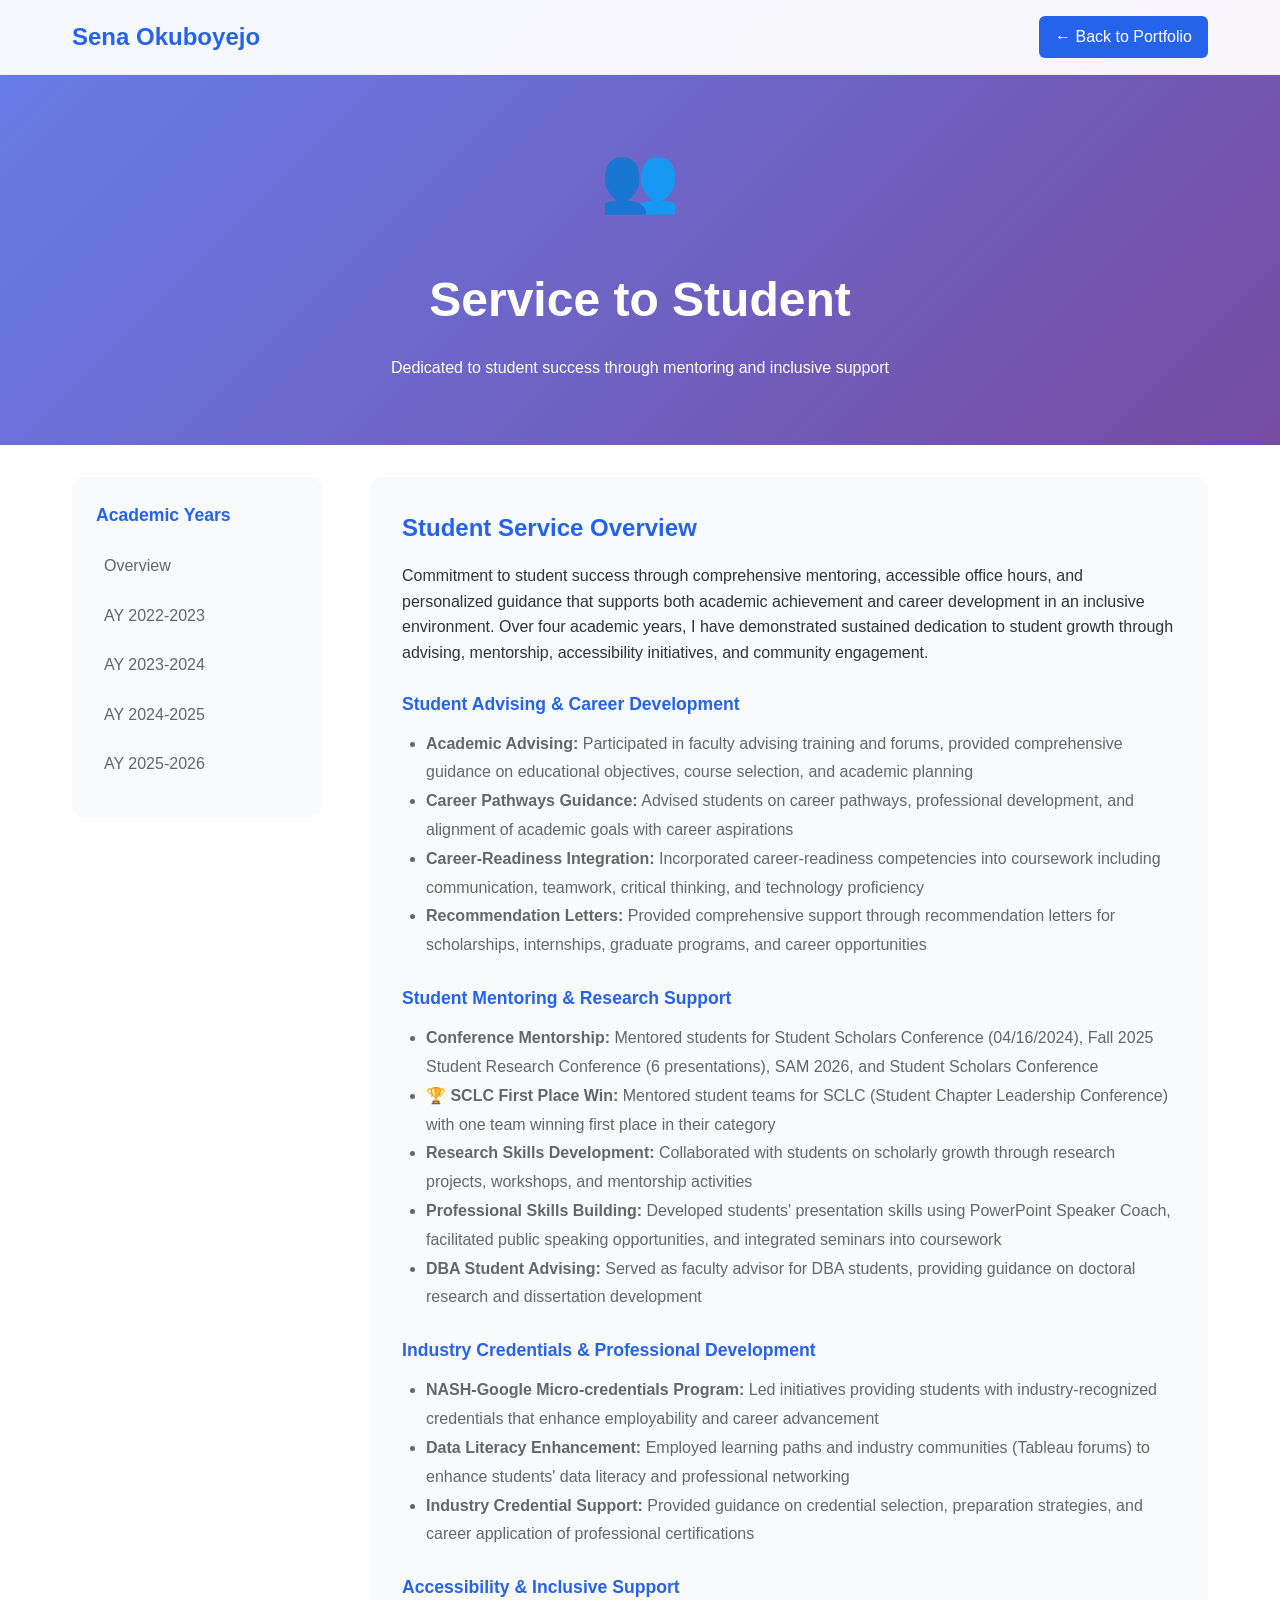
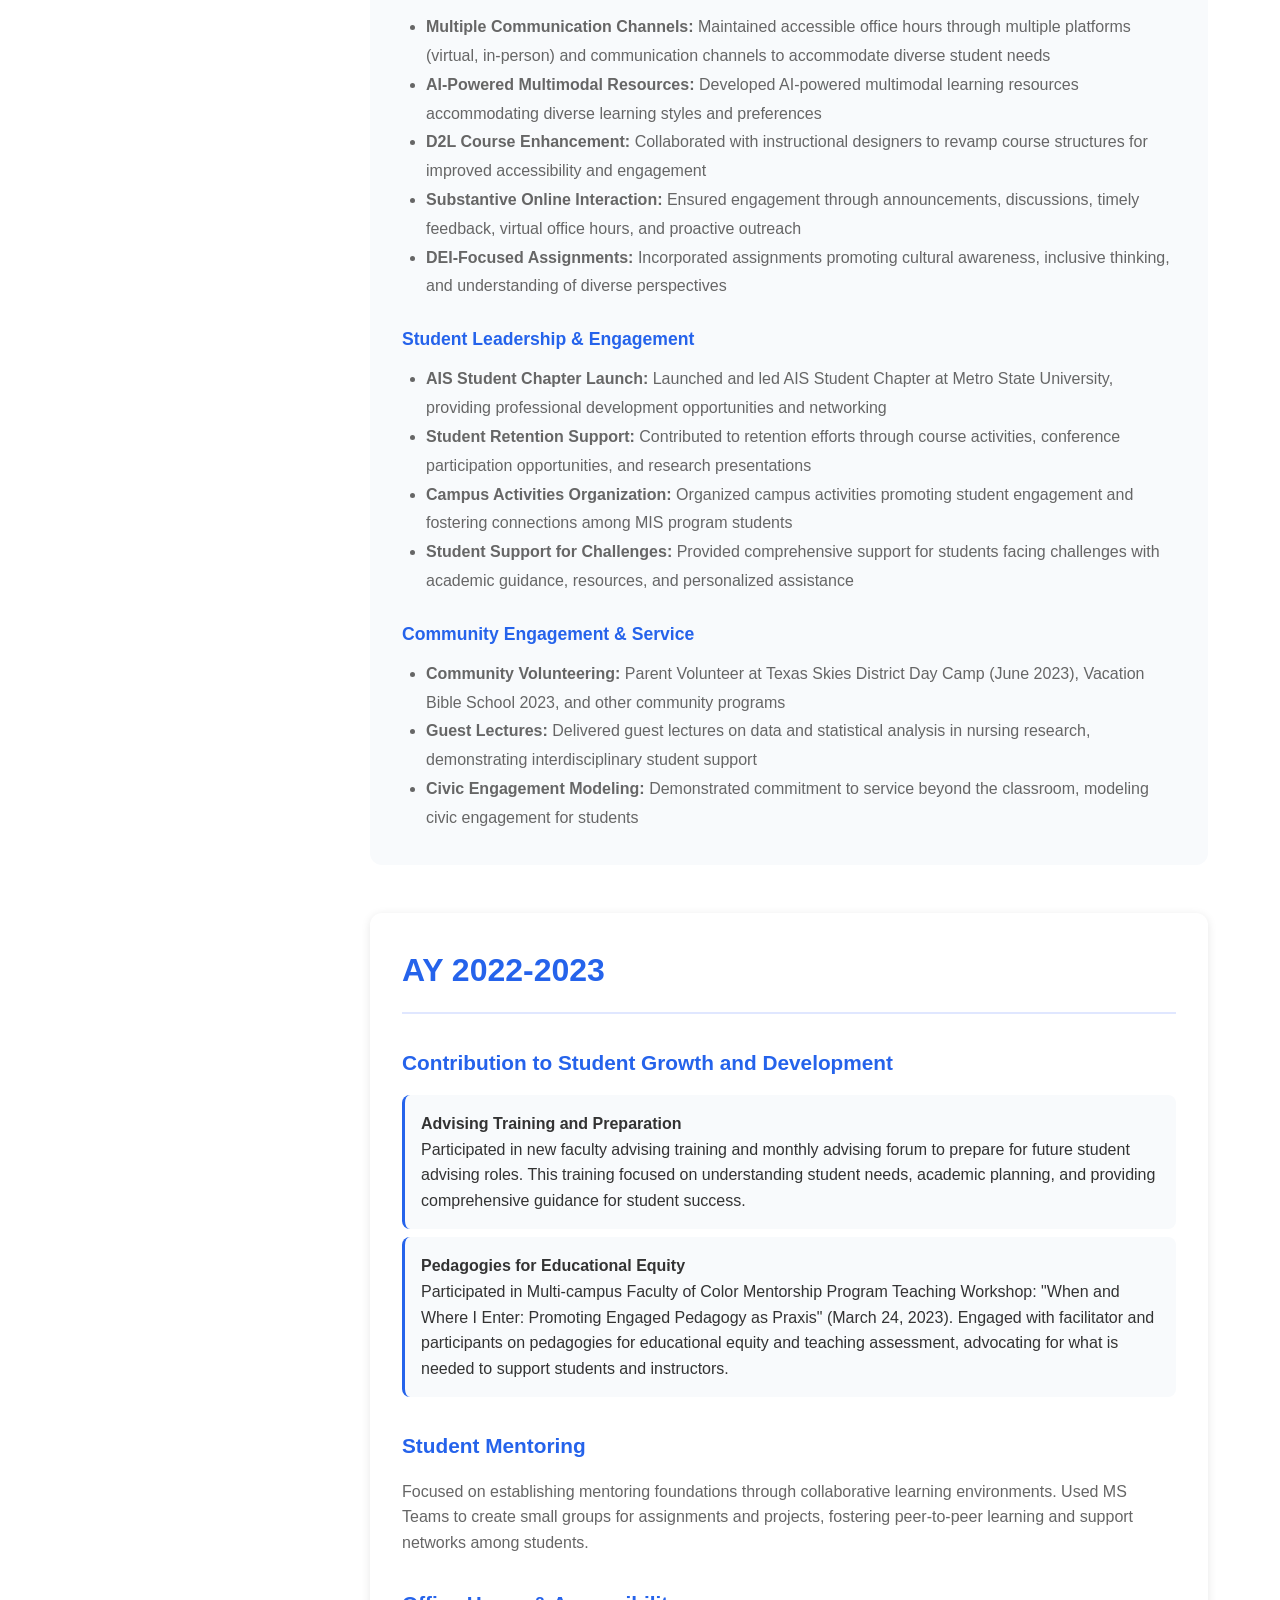
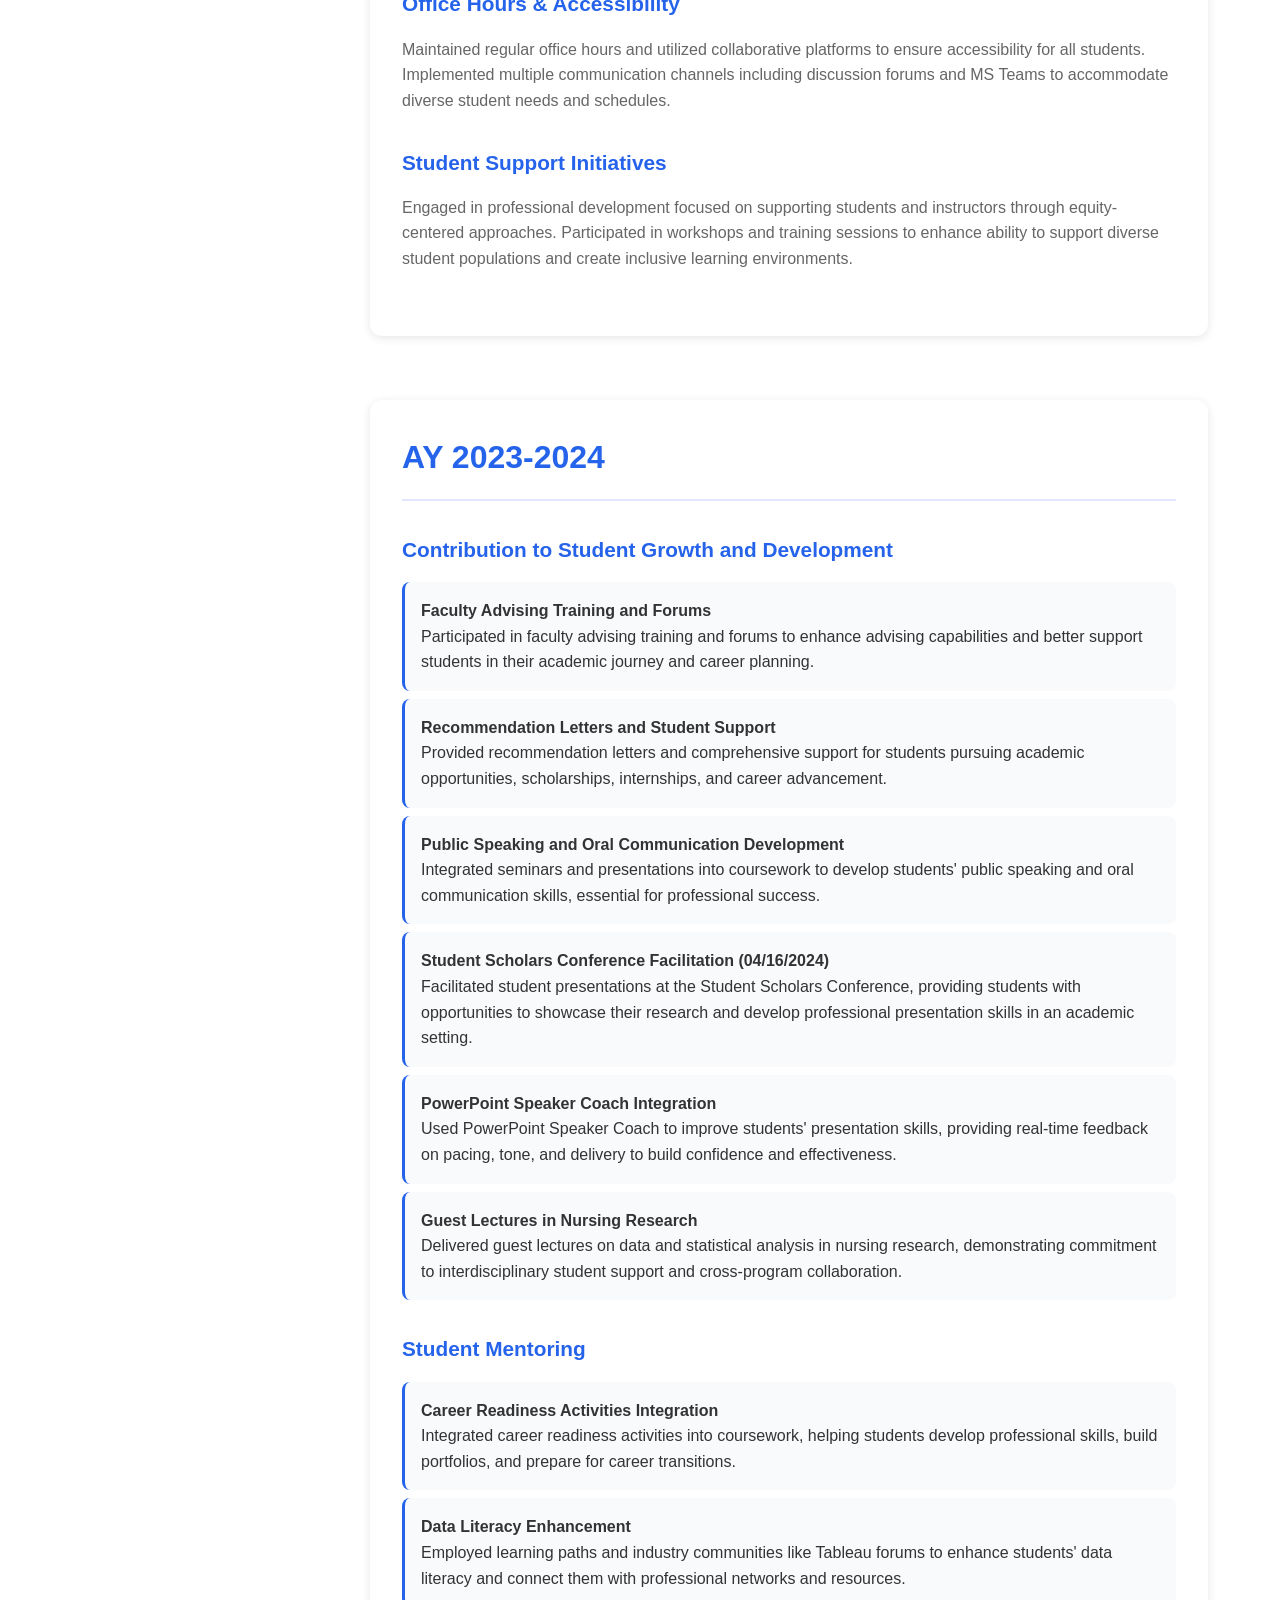
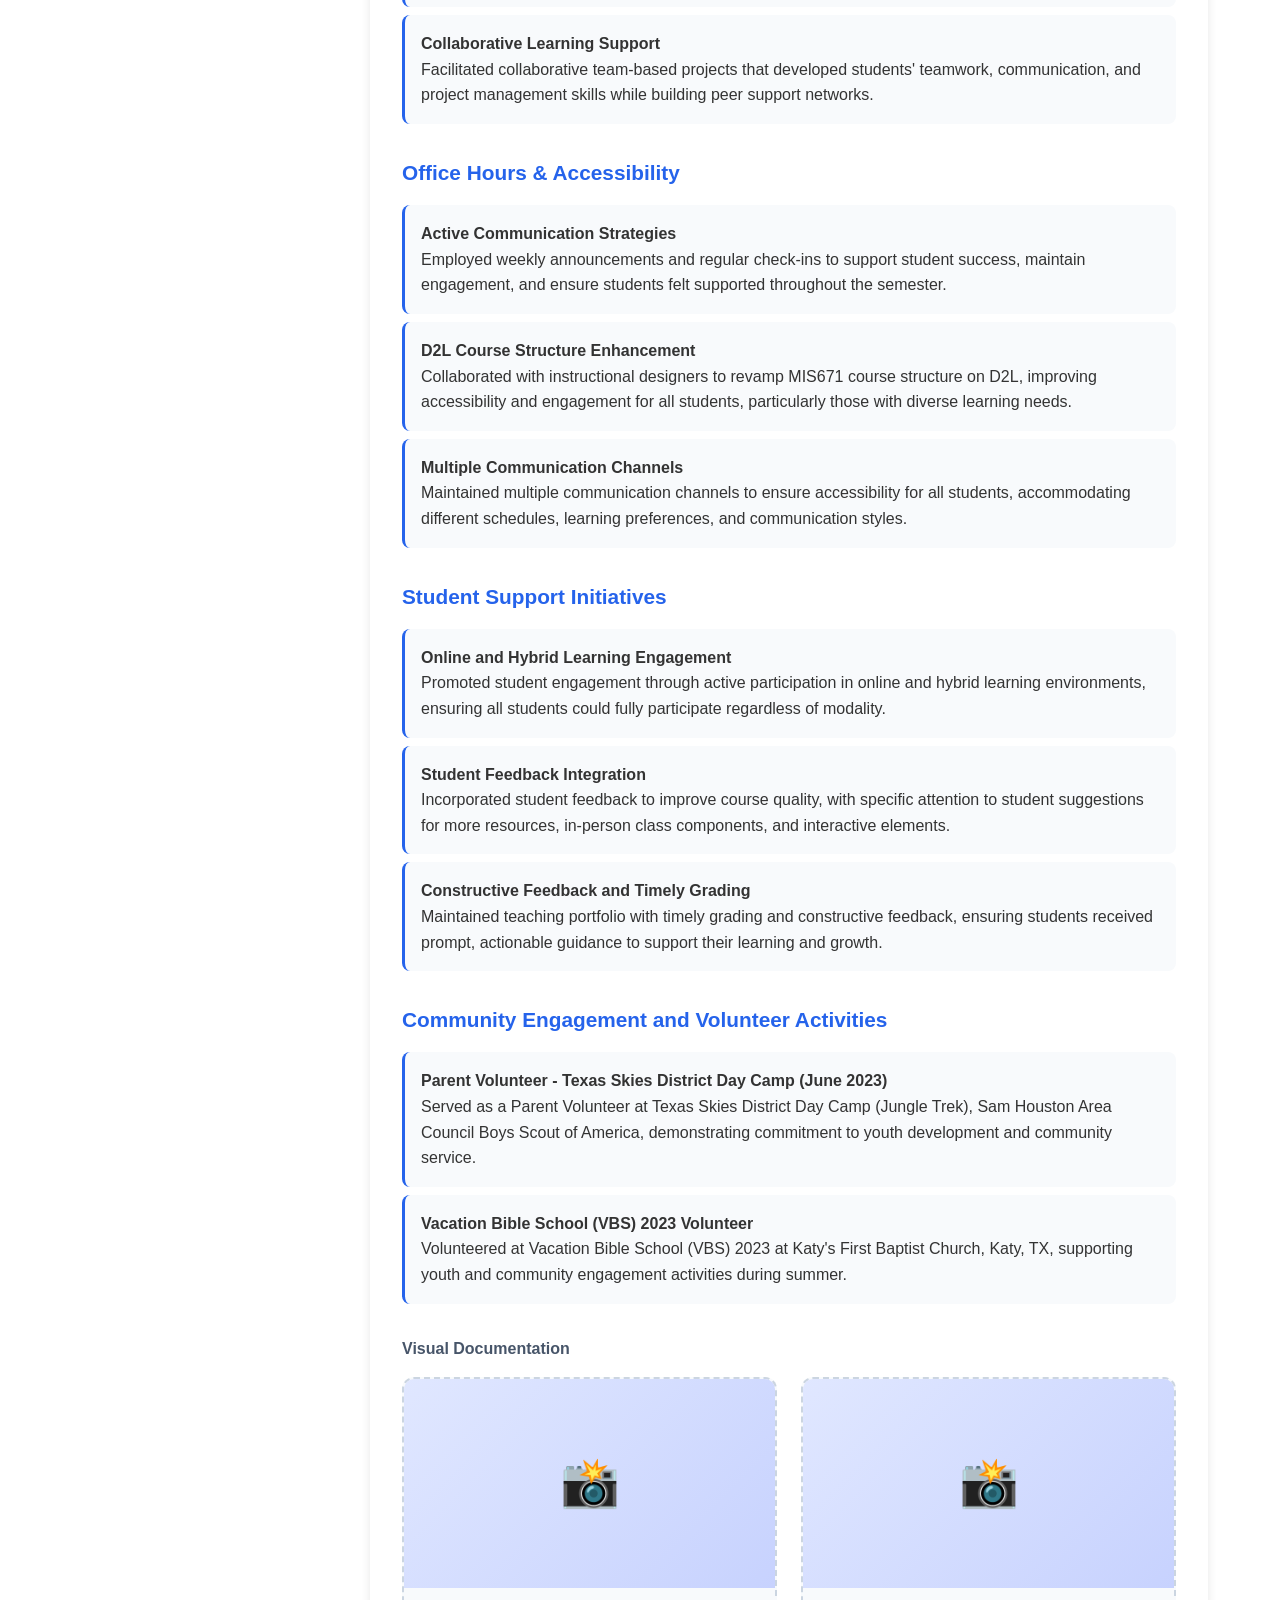
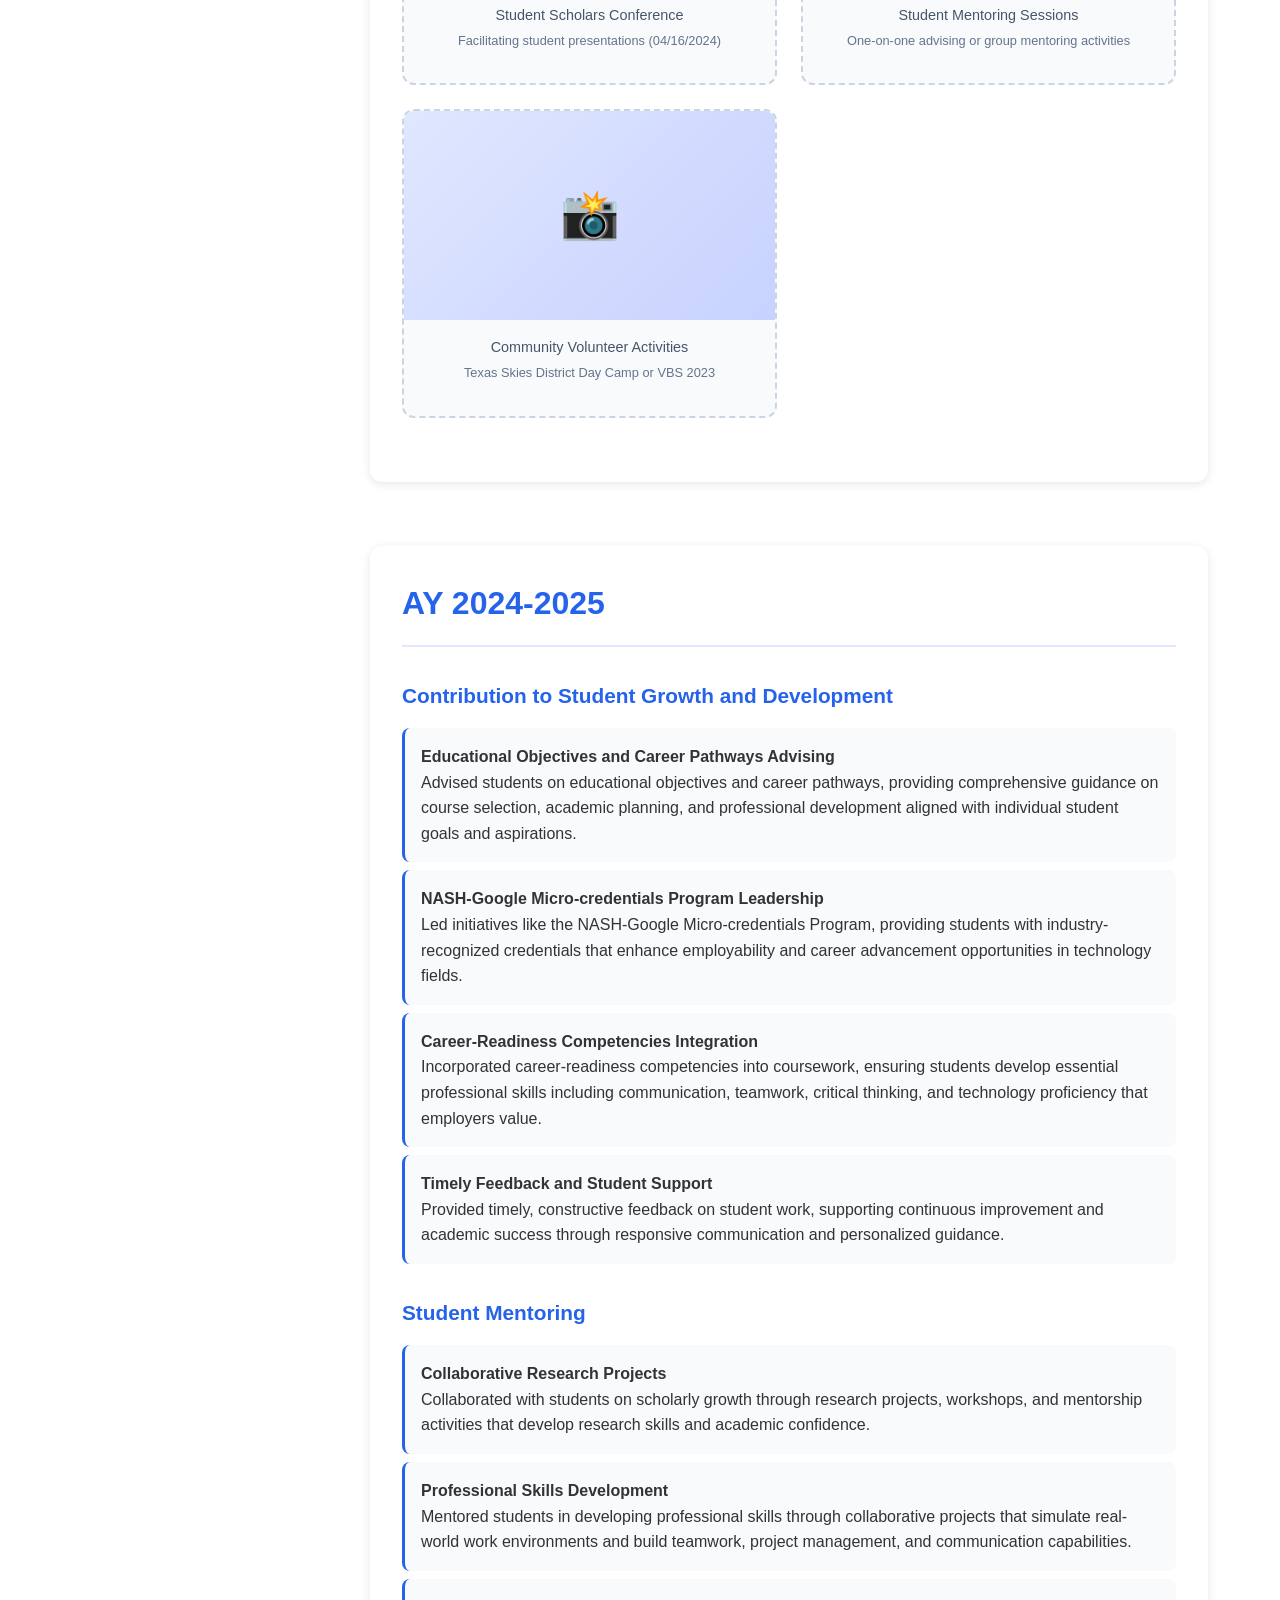
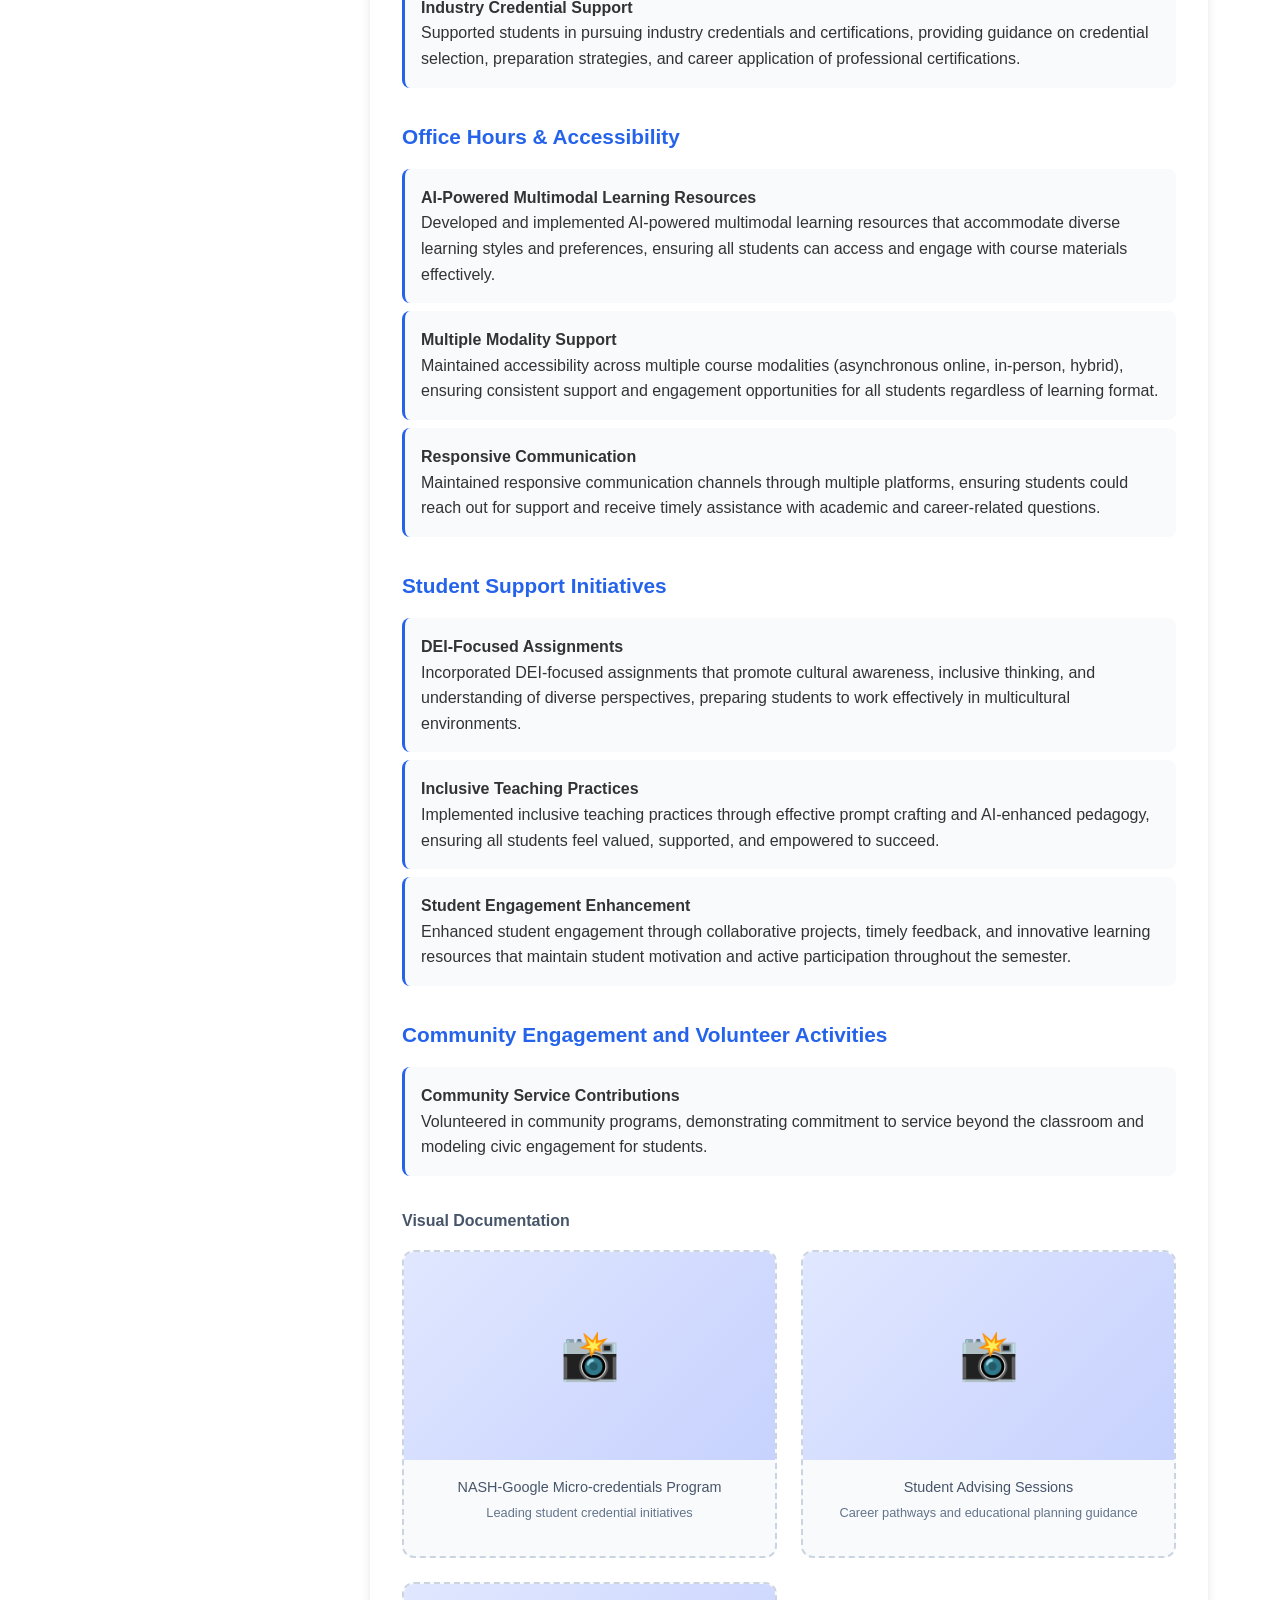
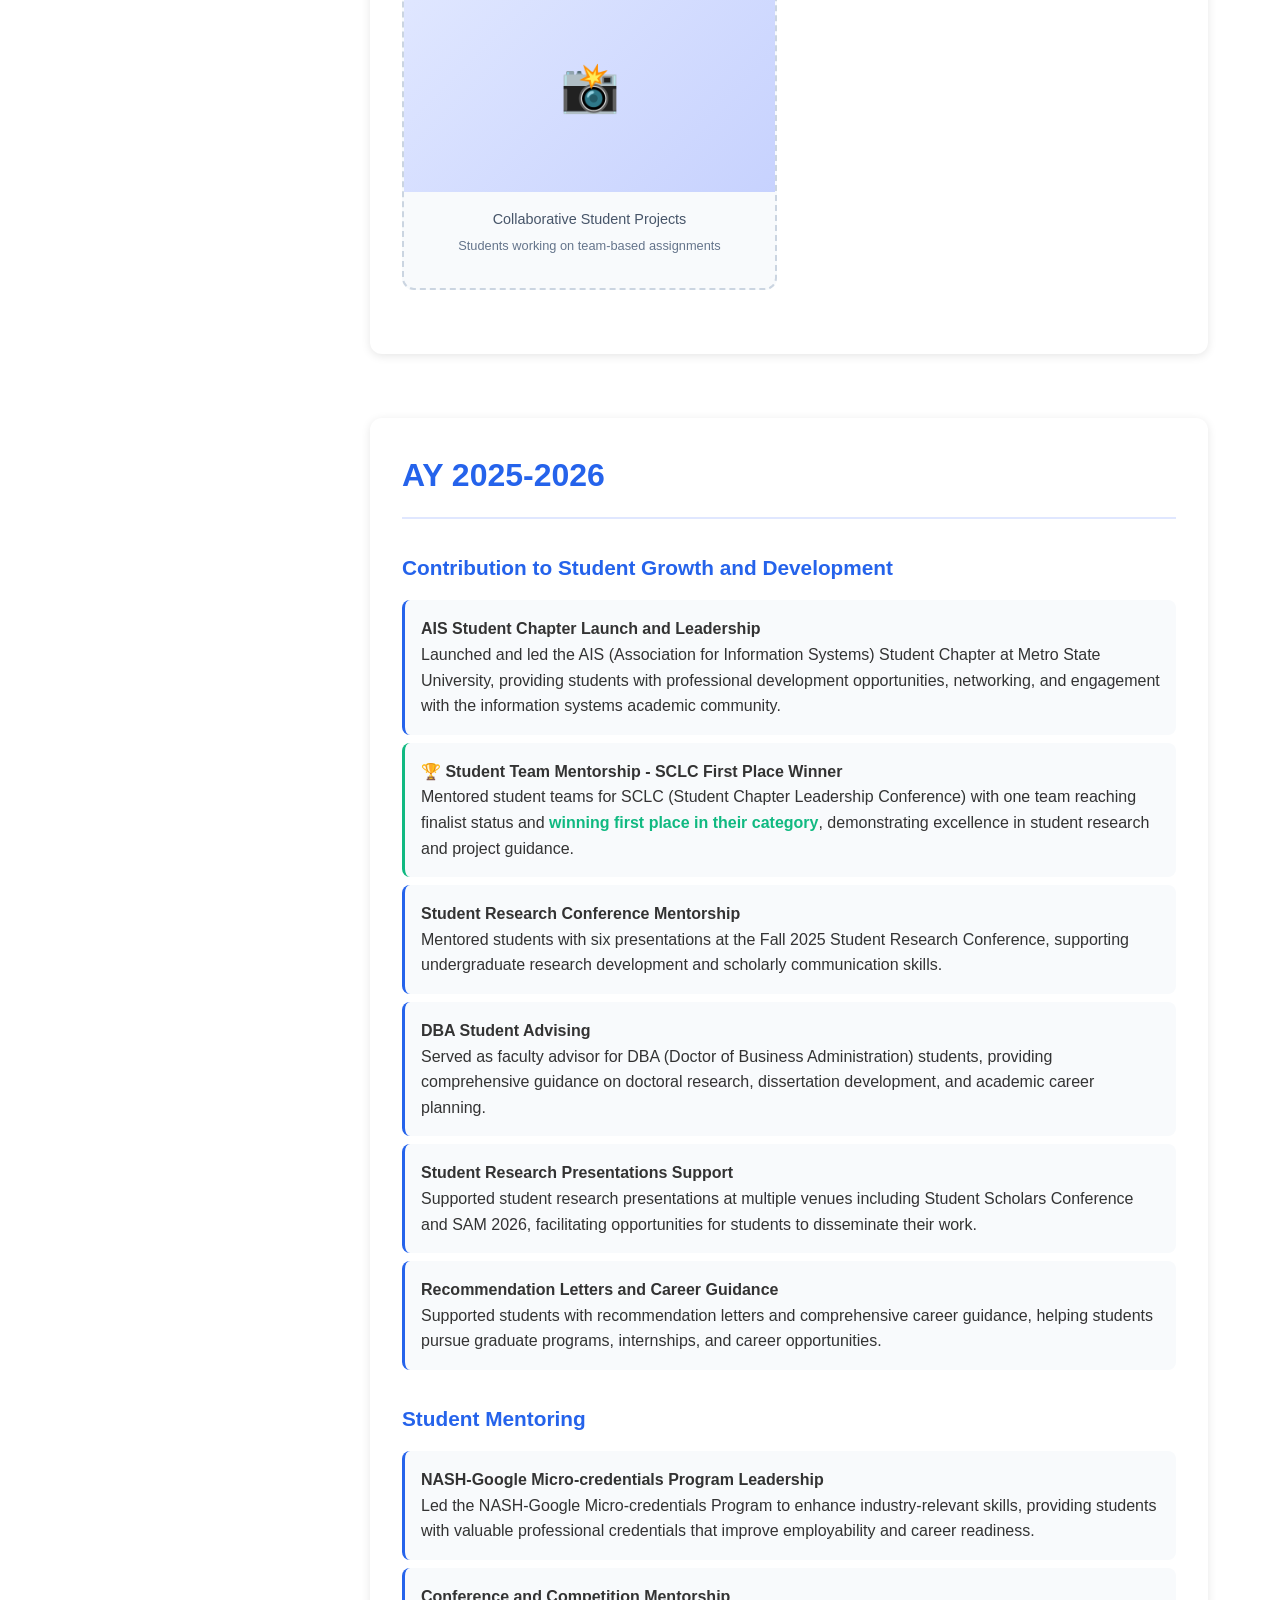
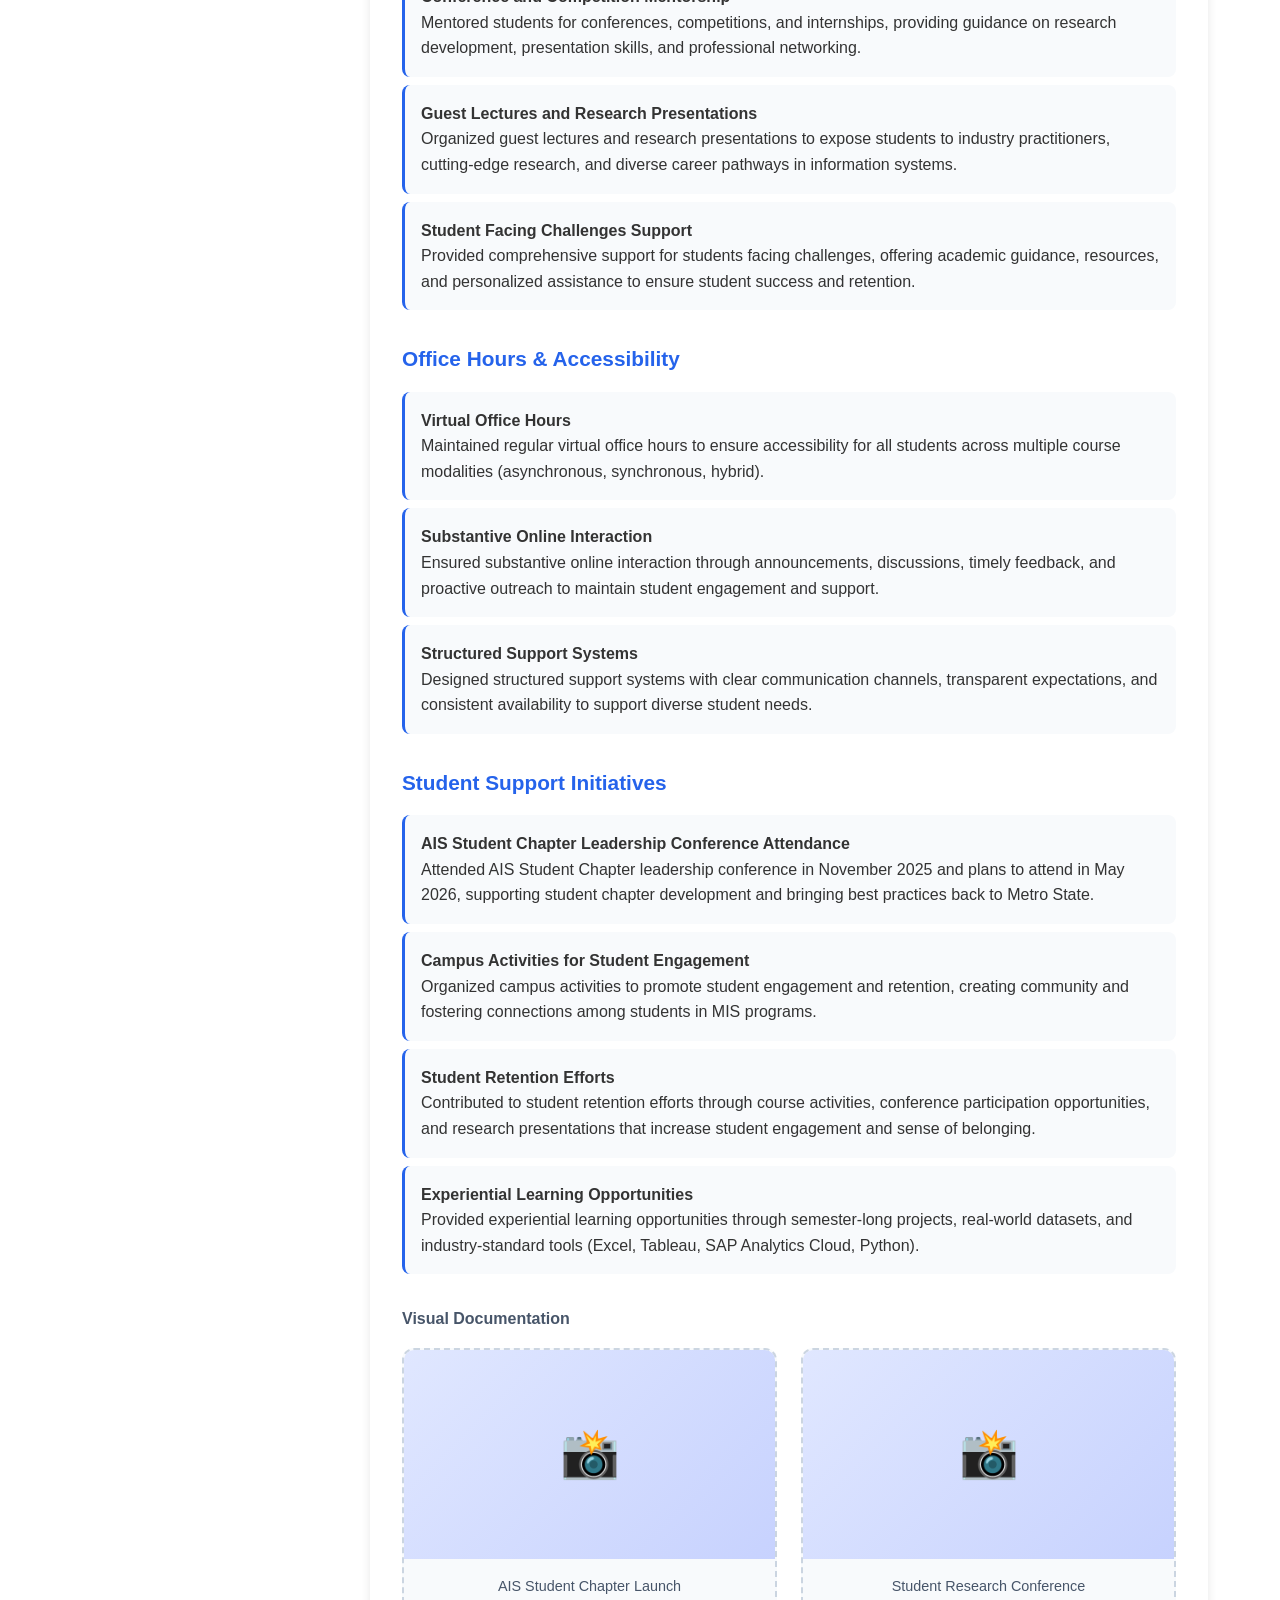
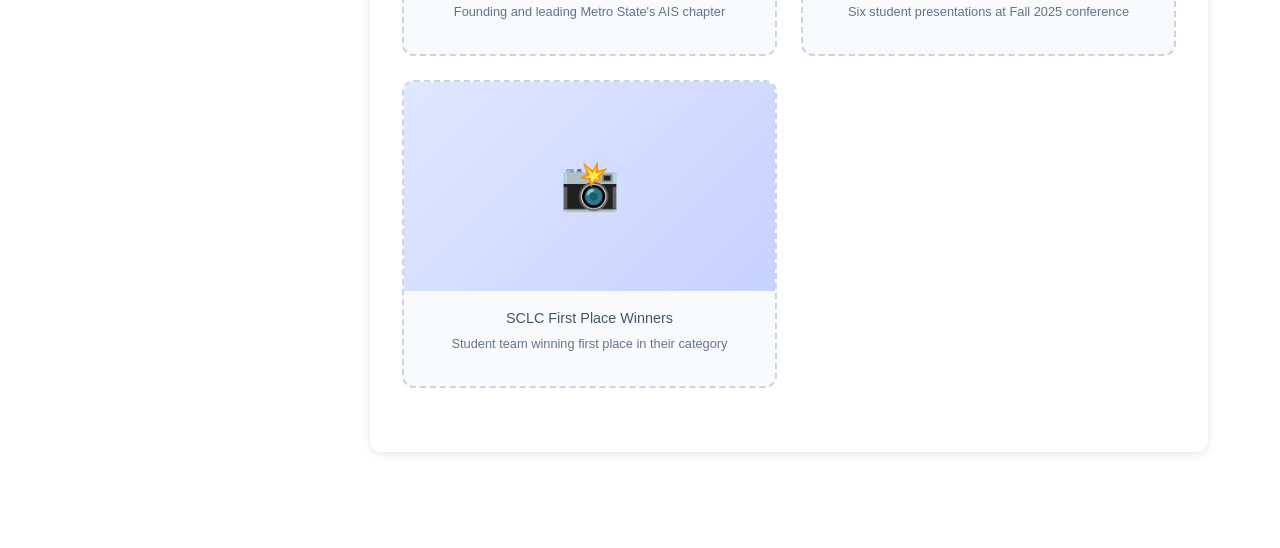
<file: service-student.html>
<!DOCTYPE html>
<html lang="en">
<head>
    <meta charset="UTF-8">
    <meta name="viewport" content="width=device-width, initial-scale=1.0">
    <title>Service to Student - Sena Okuboyejo</title>
    <style>
        * {
            margin: 0;
            padding: 0;
            box-sizing: border-box;
        }

        body {
            font-family: -apple-system, BlinkMacSystemFont, 'Segoe UI', Roboto, sans-serif;
            line-height: 1.6;
            color: #333;
            background: #fff;
        }

        header {
            position: fixed;
            top: 0;
            width: 100%;
            background: rgba(255, 255, 255, 0.95);
            backdrop-filter: blur(10px);
            z-index: 1000;
            padding: 1rem 0;
            border-bottom: 1px solid #eee;
        }

        nav {
            max-width: 1200px;
            margin: 0 auto;
            display: flex;
            justify-content: space-between;
            align-items: center;
            padding: 0 2rem;
        }

        .logo {
            font-size: 1.5rem;
            font-weight: 700;
            color: #2563eb;
            text-decoration: none;
        }

        .back-btn {
            background: #2563eb;
            color: white;
            padding: 0.5rem 1rem;
            border-radius: 6px;
            text-decoration: none;
            font-weight: 500;
        }

        .hero {
            padding: 8rem 2rem 4rem;
            background: linear-gradient(135deg, #667eea 0%, #764ba2 100%);
            color: white;
            text-align: center;
        }

        .hero h1 {
            font-size: 3rem;
            margin-bottom: 1rem;
        }

        .hero-icon {
            font-size: 4rem;
            margin-bottom: 2rem;
        }

        .content {
            max-width: 1200px;
            margin: 0 auto;
            padding: 2rem;
            display: grid;
            grid-template-columns: 250px 1fr;
            gap: 3rem;
        }

        .sidebar {
            position: sticky;
            top: 120px;
            height: fit-content;
        }

        .year-nav {
            background: #f8fafc;
            border-radius: 12px;
            padding: 1.5rem;
        }

        .year-nav h3 {
            color: #2563eb;
            margin-bottom: 1rem;
            font-size: 1.1rem;
        }

        .year-nav ul {
            list-style: none;
        }

        .year-nav li {
            margin-bottom: 0.5rem;
        }

        .year-nav a {
            color: #666;
            text-decoration: none;
            padding: 0.5rem;
            display: block;
            border-radius: 6px;
            transition: all 0.3s;
        }

        .year-nav a:hover,
        .year-nav a.active {
            background: #2563eb;
            color: white;
        }

        .main-content {
            min-height: 100vh;
        }

        .overview {
            margin-bottom: 3rem;
            padding: 2rem;
            background: #f8fafc;
            border-radius: 12px;
        }

        .overview h2 {
            color: #2563eb;
            margin-bottom: 1rem;
        }

        .year-section {
            margin-bottom: 4rem;
            padding: 2rem;
            background: white;
            border-radius: 12px;
            box-shadow: 0 2px 10px rgba(0,0,0,0.1);
        }

        .year-title {
            color: #2563eb;
            font-size: 2rem;
            margin-bottom: 2rem;
            border-bottom: 2px solid #e0e7ff;
            padding-bottom: 1rem;
        }

        .subsection {
            margin-bottom: 2rem;
        }

        .subsection h3 {
            color: #2563eb;
            margin-bottom: 1rem;
            font-size: 1.3rem;
        }

        .subsection p {
            margin-bottom: 1rem;
            color: #666;
        }

        .service-item {
            background: #f8fafc;
            padding: 1rem;
            margin: 0.5rem 0;
            border-radius: 8px;
            border-left: 3px solid #2563eb;
        }

        @media (max-width: 768px) {
            .content {
                grid-template-columns: 1fr;
                gap: 1rem;
            }
            
            .sidebar {
                position: static;
            }
            
            .hero h1 {
                font-size: 2rem;
            }
            
            .hero-icon {
                font-size: 3rem;
            }
            
            nav {
                padding: 0 1rem;
            }
        }
    </style>
</head>
<body>
    <header>
        <nav>
            <a href="index.html" class="logo">Sena Okuboyejo</a>
            <a href="index.html" class="back-btn">← Back to Portfolio</a>
        </nav>
    </header>

    <section class="hero">
        <div class="hero-icon">👥</div>
        <h1>Service to Student</h1>
        <p>Dedicated to student success through mentoring and inclusive support</p>
    </section>

    <div class="content">
        <div class="sidebar">
            <div class="year-nav">
                <h3>Academic Years</h3>
                <ul>
                    <li><a href="#overview" class="active">Overview</a></li>
                    <li><a href="#ay2022-2023">AY 2022-2023</a></li>
                    <li><a href="#ay2023-2024">AY 2023-2024</a></li>
                    <li><a href="#ay2024-2025">AY 2024-2025</a></li>
                    <li><a href="#ay2025-2026">AY 2025-2026</a></li>
                </ul>
            </div>
        </div>

        <div class="main-content">
            <div id="overview" class="overview">
                <h2>Student Service Overview</h2>
                <p style="margin-bottom: 1rem;">Commitment to student success through comprehensive mentoring, accessible office hours, and personalized guidance that supports both academic achievement and career development in an inclusive environment. Over four academic years, I have demonstrated sustained dedication to student growth through advising, mentorship, accessibility initiatives, and community engagement.</p>
                
                <h3 style="color: #2563eb; font-size: 1.1rem; margin-top: 1.5rem; margin-bottom: 0.75rem;">Student Advising & Career Development</h3>
                <ul style="margin-left: 1.5rem; color: #666; line-height: 1.8;">
                    <li><strong>Academic Advising:</strong> Participated in faculty advising training and forums, provided comprehensive guidance on educational objectives, course selection, and academic planning</li>
                    <li><strong>Career Pathways Guidance:</strong> Advised students on career pathways, professional development, and alignment of academic goals with career aspirations</li>
                    <li><strong>Career-Readiness Integration:</strong> Incorporated career-readiness competencies into coursework including communication, teamwork, critical thinking, and technology proficiency</li>
                    <li><strong>Recommendation Letters:</strong> Provided comprehensive support through recommendation letters for scholarships, internships, graduate programs, and career opportunities</li>
                </ul>
                
                <h3 style="color: #2563eb; font-size: 1.1rem; margin-top: 1.5rem; margin-bottom: 0.75rem;">Student Mentoring & Research Support</h3>
                <ul style="margin-left: 1.5rem; color: #666; line-height: 1.8;">
                    <li><strong>Conference Mentorship:</strong> Mentored students for Student Scholars Conference (04/16/2024), Fall 2025 Student Research Conference (6 presentations), SAM 2026, and Student Scholars Conference</li>
                    <li><strong>🏆 SCLC First Place Win:</strong> Mentored student teams for SCLC (Student Chapter Leadership Conference) with one team winning first place in their category</li>
                    <li><strong>Research Skills Development:</strong> Collaborated with students on scholarly growth through research projects, workshops, and mentorship activities</li>
                    <li><strong>Professional Skills Building:</strong> Developed students' presentation skills using PowerPoint Speaker Coach, facilitated public speaking opportunities, and integrated seminars into coursework</li>
                    <li><strong>DBA Student Advising:</strong> Served as faculty advisor for DBA students, providing guidance on doctoral research and dissertation development</li>
                </ul>
                
                <h3 style="color: #2563eb; font-size: 1.1rem; margin-top: 1.5rem; margin-bottom: 0.75rem;">Industry Credentials & Professional Development</h3>
                <ul style="margin-left: 1.5rem; color: #666; line-height: 1.8;">
                    <li><strong>NASH-Google Micro-credentials Program:</strong> Led initiatives providing students with industry-recognized credentials that enhance employability and career advancement</li>
                    <li><strong>Data Literacy Enhancement:</strong> Employed learning paths and industry communities (Tableau forums) to enhance students' data literacy and professional networking</li>
                    <li><strong>Industry Credential Support:</strong> Provided guidance on credential selection, preparation strategies, and career application of professional certifications</li>
                </ul>
                
                <h3 style="color: #2563eb; font-size: 1.1rem; margin-top: 1.5rem; margin-bottom: 0.75rem;">Accessibility & Inclusive Support</h3>
                <ul style="margin-left: 1.5rem; color: #666; line-height: 1.8;">
                    <li><strong>Multiple Communication Channels:</strong> Maintained accessible office hours through multiple platforms (virtual, in-person) and communication channels to accommodate diverse student needs</li>
                    <li><strong>AI-Powered Multimodal Resources:</strong> Developed AI-powered multimodal learning resources accommodating diverse learning styles and preferences</li>
                    <li><strong>D2L Course Enhancement:</strong> Collaborated with instructional designers to revamp course structures for improved accessibility and engagement</li>
                    <li><strong>Substantive Online Interaction:</strong> Ensured engagement through announcements, discussions, timely feedback, virtual office hours, and proactive outreach</li>
                    <li><strong>DEI-Focused Assignments:</strong> Incorporated assignments promoting cultural awareness, inclusive thinking, and understanding of diverse perspectives</li>
                </ul>
                
                <h3 style="color: #2563eb; font-size: 1.1rem; margin-top: 1.5rem; margin-bottom: 0.75rem;">Student Leadership & Engagement</h3>
                <ul style="margin-left: 1.5rem; color: #666; line-height: 1.8;">
                    <li><strong>AIS Student Chapter Launch:</strong> Launched and led AIS Student Chapter at Metro State University, providing professional development opportunities and networking</li>
                    <li><strong>Student Retention Support:</strong> Contributed to retention efforts through course activities, conference participation opportunities, and research presentations</li>
                    <li><strong>Campus Activities Organization:</strong> Organized campus activities promoting student engagement and fostering connections among MIS program students</li>
                    <li><strong>Student Support for Challenges:</strong> Provided comprehensive support for students facing challenges with academic guidance, resources, and personalized assistance</li>
                </ul>
                
                <h3 style="color: #2563eb; font-size: 1.1rem; margin-top: 1.5rem; margin-bottom: 0.75rem;">Community Engagement & Service</h3>
                <ul style="margin-left: 1.5rem; color: #666; line-height: 1.8;">
                    <li><strong>Community Volunteering:</strong> Parent Volunteer at Texas Skies District Day Camp (June 2023), Vacation Bible School 2023, and other community programs</li>
                    <li><strong>Guest Lectures:</strong> Delivered guest lectures on data and statistical analysis in nursing research, demonstrating interdisciplinary student support</li>
                    <li><strong>Civic Engagement Modeling:</strong> Demonstrated commitment to service beyond the classroom, modeling civic engagement for students</li>
                </ul>
            </div>

            <div id="ay2022-2023" class="year-section">
                <h2 class="year-title">AY 2022-2023</h2>
                
                <div class="subsection">
                    <h3>Contribution to Student Growth and Development</h3>
                    <div class="service-item">
                        <strong>Advising Training and Preparation</strong><br>
                        Participated in new faculty advising training and monthly advising forum to prepare for future student advising roles. This training focused on understanding student needs, academic planning, and providing comprehensive guidance for student success.
                    </div>
                    <div class="service-item">
                        <strong>Pedagogies for Educational Equity</strong><br>
                        Participated in Multi-campus Faculty of Color Mentorship Program Teaching Workshop: "When and Where I Enter: Promoting Engaged Pedagogy as Praxis" (March 24, 2023). Engaged with facilitator and participants on pedagogies for educational equity and teaching assessment, advocating for what is needed to support students and instructors.
                    </div>
                </div>

                <div class="subsection">
                    <h3>Student Mentoring</h3>
                    <p>Focused on establishing mentoring foundations through collaborative learning environments. Used MS Teams to create small groups for assignments and projects, fostering peer-to-peer learning and support networks among students.</p>
                </div>

                <div class="subsection">
                    <h3>Office Hours & Accessibility</h3>
                    <p>Maintained regular office hours and utilized collaborative platforms to ensure accessibility for all students. Implemented multiple communication channels including discussion forums and MS Teams to accommodate diverse student needs and schedules.</p>
                </div>

                <div class="subsection">
                    <h3>Student Support Initiatives</h3>
                    <p>Engaged in professional development focused on supporting students and instructors through equity-centered approaches. Participated in workshops and training sessions to enhance ability to support diverse student populations and create inclusive learning environments.</p>
                </div>
            </div>

            <div id="ay2023-2024" class="year-section">
                <h2 class="year-title">AY 2023-2024</h2>
                
                <div class="subsection">
                    <h3>Contribution to Student Growth and Development</h3>
                    <div class="service-item">
                        <strong>Faculty Advising Training and Forums</strong><br>
                        Participated in faculty advising training and forums to enhance advising capabilities and better support students in their academic journey and career planning.
                    </div>
                    <div class="service-item">
                        <strong>Recommendation Letters and Student Support</strong><br>
                        Provided recommendation letters and comprehensive support for students pursuing academic opportunities, scholarships, internships, and career advancement.
                    </div>
                    <div class="service-item">
                        <strong>Public Speaking and Oral Communication Development</strong><br>
                        Integrated seminars and presentations into coursework to develop students' public speaking and oral communication skills, essential for professional success.
                    </div>
                    <div class="service-item">
                        <strong>Student Scholars Conference Facilitation (04/16/2024)</strong><br>
                        Facilitated student presentations at the Student Scholars Conference, providing students with opportunities to showcase their research and develop professional presentation skills in an academic setting.
                    </div>
                    <div class="service-item">
                        <strong>PowerPoint Speaker Coach Integration</strong><br>
                        Used PowerPoint Speaker Coach to improve students' presentation skills, providing real-time feedback on pacing, tone, and delivery to build confidence and effectiveness.
                    </div>
                    <div class="service-item">
                        <strong>Guest Lectures in Nursing Research</strong><br>
                        Delivered guest lectures on data and statistical analysis in nursing research, demonstrating commitment to interdisciplinary student support and cross-program collaboration.
                    </div>
                </div>

                <div class="subsection">
                    <h3>Student Mentoring</h3>
                    <div class="service-item">
                        <strong>Career Readiness Activities Integration</strong><br>
                        Integrated career readiness activities into coursework, helping students develop professional skills, build portfolios, and prepare for career transitions.
                    </div>
                    <div class="service-item">
                        <strong>Data Literacy Enhancement</strong><br>
                        Employed learning paths and industry communities like Tableau forums to enhance students' data literacy and connect them with professional networks and resources.
                    </div>
                    <div class="service-item">
                        <strong>Collaborative Learning Support</strong><br>
                        Facilitated collaborative team-based projects that developed students' teamwork, communication, and project management skills while building peer support networks.
                    </div>
                </div>

                <div class="subsection">
                    <h3>Office Hours & Accessibility</h3>
                    <div class="service-item">
                        <strong>Active Communication Strategies</strong><br>
                        Employed weekly announcements and regular check-ins to support student success, maintain engagement, and ensure students felt supported throughout the semester.
                    </div>
                    <div class="service-item">
                        <strong>D2L Course Structure Enhancement</strong><br>
                        Collaborated with instructional designers to revamp MIS671 course structure on D2L, improving accessibility and engagement for all students, particularly those with diverse learning needs.
                    </div>
                    <div class="service-item">
                        <strong>Multiple Communication Channels</strong><br>
                        Maintained multiple communication channels to ensure accessibility for all students, accommodating different schedules, learning preferences, and communication styles.
                    </div>
                </div>

                <div class="subsection">
                    <h3>Student Support Initiatives</h3>
                    <div class="service-item">
                        <strong>Online and Hybrid Learning Engagement</strong><br>
                        Promoted student engagement through active participation in online and hybrid learning environments, ensuring all students could fully participate regardless of modality.
                    </div>
                    <div class="service-item">
                        <strong>Student Feedback Integration</strong><br>
                        Incorporated student feedback to improve course quality, with specific attention to student suggestions for more resources, in-person class components, and interactive elements.
                    </div>
                    <div class="service-item">
                        <strong>Constructive Feedback and Timely Grading</strong><br>
                        Maintained teaching portfolio with timely grading and constructive feedback, ensuring students received prompt, actionable guidance to support their learning and growth.
                    </div>
                </div>

                <div class="subsection">
                    <h3>Community Engagement and Volunteer Activities</h3>
                    <div class="service-item">
                        <strong>Parent Volunteer - Texas Skies District Day Camp (June 2023)</strong><br>
                        Served as a Parent Volunteer at Texas Skies District Day Camp (Jungle Trek), Sam Houston Area Council Boys Scout of America, demonstrating commitment to youth development and community service.
                    </div>
                    <div class="service-item">
                        <strong>Vacation Bible School (VBS) 2023 Volunteer</strong><br>
                        Volunteered at Vacation Bible School (VBS) 2023 at Katy's First Baptist Church, Katy, TX, supporting youth and community engagement activities during summer.
                    </div>
                    
                    <div style="margin-top: 2rem; margin-bottom: 2rem;">
                        <h4 style="color: #475569; font-size: 1rem; margin-bottom: 1rem;">Visual Documentation</h4>
                        <div style="display: grid; grid-template-columns: repeat(auto-fit, minmax(300px, 1fr)); gap: 1.5rem;">
                            <div style="background: #f8fafc; border-radius: 12px; overflow: hidden; border: 2px dashed #cbd5e1;">
                                <div style="aspect-ratio: 16/9; background: linear-gradient(135deg, #e0e7ff 0%, #c7d2fe 100%); display: flex; align-items: center; justify-content: center; color: #64748b; font-size: 3rem;">📸</div>
                                <div style="padding: 1rem; text-align: center;">
                                    <p style="font-size: 0.9rem; color: #475569; font-weight: 500; margin-bottom: 0.25rem;">Student Scholars Conference</p>
                                    <p style="font-size: 0.8rem; color: #64748b;">Facilitating student presentations (04/16/2024)</p>
                                </div>
                            </div>
                            <div style="background: #f8fafc; border-radius: 12px; overflow: hidden; border: 2px dashed #cbd5e1;">
                                <div style="aspect-ratio: 16/9; background: linear-gradient(135deg, #e0e7ff 0%, #c7d2fe 100%); display: flex; align-items: center; justify-content: center; color: #64748b; font-size: 3rem;">📸</div>
                                <div style="padding: 1rem; text-align: center;">
                                    <p style="font-size: 0.9rem; color: #475569; font-weight: 500; margin-bottom: 0.25rem;">Student Mentoring Sessions</p>
                                    <p style="font-size: 0.8rem; color: #64748b;">One-on-one advising or group mentoring activities</p>
                                </div>
                            </div>
                            <div style="background: #f8fafc; border-radius: 12px; overflow: hidden; border: 2px dashed #cbd5e1;">
                                <div style="aspect-ratio: 16/9; background: linear-gradient(135deg, #e0e7ff 0%, #c7d2fe 100%); display: flex; align-items: center; justify-content: center; color: #64748b; font-size: 3rem;">📸</div>
                                <div style="padding: 1rem; text-align: center;">
                                    <p style="font-size: 0.9rem; color: #475569; font-weight: 500; margin-bottom: 0.25rem;">Community Volunteer Activities</p>
                                    <p style="font-size: 0.8rem; color: #64748b;">Texas Skies District Day Camp or VBS 2023</p>
                                </div>
                            </div>
                        </div>
                    </div>
                </div>
            </div>

            <div id="ay2024-2025" class="year-section">
                <h2 class="year-title">AY 2024-2025</h2>
                
                <div class="subsection">
                    <h3>Contribution to Student Growth and Development</h3>
                    <div class="service-item">
                        <strong>Educational Objectives and Career Pathways Advising</strong><br>
                        Advised students on educational objectives and career pathways, providing comprehensive guidance on course selection, academic planning, and professional development aligned with individual student goals and aspirations.
                    </div>
                    <div class="service-item">
                        <strong>NASH-Google Micro-credentials Program Leadership</strong><br>
                        Led initiatives like the NASH-Google Micro-credentials Program, providing students with industry-recognized credentials that enhance employability and career advancement opportunities in technology fields.
                    </div>
                    <div class="service-item">
                        <strong>Career-Readiness Competencies Integration</strong><br>
                        Incorporated career-readiness competencies into coursework, ensuring students develop essential professional skills including communication, teamwork, critical thinking, and technology proficiency that employers value.
                    </div>
                    <div class="service-item">
                        <strong>Timely Feedback and Student Support</strong><br>
                        Provided timely, constructive feedback on student work, supporting continuous improvement and academic success through responsive communication and personalized guidance.
                    </div>
                </div>

                <div class="subsection">
                    <h3>Student Mentoring</h3>
                    <div class="service-item">
                        <strong>Collaborative Research Projects</strong><br>
                        Collaborated with students on scholarly growth through research projects, workshops, and mentorship activities that develop research skills and academic confidence.
                    </div>
                    <div class="service-item">
                        <strong>Professional Skills Development</strong><br>
                        Mentored students in developing professional skills through collaborative projects that simulate real-world work environments and build teamwork, project management, and communication capabilities.
                    </div>
                    <div class="service-item">
                        <strong>Industry Credential Support</strong><br>
                        Supported students in pursuing industry credentials and certifications, providing guidance on credential selection, preparation strategies, and career application of professional certifications.
                    </div>
                </div>

                <div class="subsection">
                    <h3>Office Hours & Accessibility</h3>
                    <div class="service-item">
                        <strong>AI-Powered Multimodal Learning Resources</strong><br>
                        Developed and implemented AI-powered multimodal learning resources that accommodate diverse learning styles and preferences, ensuring all students can access and engage with course materials effectively.
                    </div>
                    <div class="service-item">
                        <strong>Multiple Modality Support</strong><br>
                        Maintained accessibility across multiple course modalities (asynchronous online, in-person, hybrid), ensuring consistent support and engagement opportunities for all students regardless of learning format.
                    </div>
                    <div class="service-item">
                        <strong>Responsive Communication</strong><br>
                        Maintained responsive communication channels through multiple platforms, ensuring students could reach out for support and receive timely assistance with academic and career-related questions.
                    </div>
                </div>

                <div class="subsection">
                    <h3>Student Support Initiatives</h3>
                    <div class="service-item">
                        <strong>DEI-Focused Assignments</strong><br>
                        Incorporated DEI-focused assignments that promote cultural awareness, inclusive thinking, and understanding of diverse perspectives, preparing students to work effectively in multicultural environments.
                    </div>
                    <div class="service-item">
                        <strong>Inclusive Teaching Practices</strong><br>
                        Implemented inclusive teaching practices through effective prompt crafting and AI-enhanced pedagogy, ensuring all students feel valued, supported, and empowered to succeed.
                    </div>
                    <div class="service-item">
                        <strong>Student Engagement Enhancement</strong><br>
                        Enhanced student engagement through collaborative projects, timely feedback, and innovative learning resources that maintain student motivation and active participation throughout the semester.
                    </div>
                </div>

                <div class="subsection">
                    <h3>Community Engagement and Volunteer Activities</h3>
                    <div class="service-item">
                        <strong>Community Service Contributions</strong><br>
                        Volunteered in community programs, demonstrating commitment to service beyond the classroom and modeling civic engagement for students.
                    </div>
                    
                    <div style="margin-top: 2rem; margin-bottom: 2rem;">
                        <h4 style="color: #475569; font-size: 1rem; margin-bottom: 1rem;">Visual Documentation</h4>
                        <div style="display: grid; grid-template-columns: repeat(auto-fit, minmax(300px, 1fr)); gap: 1.5rem;">
                            <div style="background: #f8fafc; border-radius: 12px; overflow: hidden; border: 2px dashed #cbd5e1;">
                                <div style="aspect-ratio: 16/9; background: linear-gradient(135deg, #e0e7ff 0%, #c7d2fe 100%); display: flex; align-items: center; justify-content: center; color: #64748b; font-size: 3rem;">📸</div>
                                <div style="padding: 1rem; text-align: center;">
                                    <p style="font-size: 0.9rem; color: #475569; font-weight: 500; margin-bottom: 0.25rem;">NASH-Google Micro-credentials Program</p>
                                    <p style="font-size: 0.8rem; color: #64748b;">Leading student credential initiatives</p>
                                </div>
                            </div>
                            <div style="background: #f8fafc; border-radius: 12px; overflow: hidden; border: 2px dashed #cbd5e1;">
                                <div style="aspect-ratio: 16/9; background: linear-gradient(135deg, #e0e7ff 0%, #c7d2fe 100%); display: flex; align-items: center; justify-content: center; color: #64748b; font-size: 3rem;">📸</div>
                                <div style="padding: 1rem; text-align: center;">
                                    <p style="font-size: 0.9rem; color: #475569; font-weight: 500; margin-bottom: 0.25rem;">Student Advising Sessions</p>
                                    <p style="font-size: 0.8rem; color: #64748b;">Career pathways and educational planning guidance</p>
                                </div>
                            </div>
                            <div style="background: #f8fafc; border-radius: 12px; overflow: hidden; border: 2px dashed #cbd5e1;">
                                <div style="aspect-ratio: 16/9; background: linear-gradient(135deg, #e0e7ff 0%, #c7d2fe 100%); display: flex; align-items: center; justify-content: center; color: #64748b; font-size: 3rem;">📸</div>
                                <div style="padding: 1rem; text-align: center;">
                                    <p style="font-size: 0.9rem; color: #475569; font-weight: 500; margin-bottom: 0.25rem;">Collaborative Student Projects</p>
                                    <p style="font-size: 0.8rem; color: #64748b;">Students working on team-based assignments</p>
                                </div>
                            </div>
                        </div>
                    </div>
                </div>
            </div>

            <div id="ay2025-2026" class="year-section">
                <h2 class="year-title">AY 2025-2026</h2>
                
                <div class="subsection">
                    <h3>Contribution to Student Growth and Development</h3>
                    <div class="service-item">
                        <strong>AIS Student Chapter Launch and Leadership</strong><br>
                        Launched and led the AIS (Association for Information Systems) Student Chapter at Metro State University, providing students with professional development opportunities, networking, and engagement with the information systems academic community.
                    </div>
                    <div class="service-item" style="border-left: 3px solid #10b981;">
                        <strong>🏆 Student Team Mentorship - SCLC First Place Winner</strong><br>
                        Mentored student teams for SCLC (Student Chapter Leadership Conference) with one team reaching finalist status and <strong style="color: #10b981;">winning first place in their category</strong>, demonstrating excellence in student research and project guidance.
                    </div>
                    <div class="service-item">
                        <strong>Student Research Conference Mentorship</strong><br>
                        Mentored students with six presentations at the Fall 2025 Student Research Conference, supporting undergraduate research development and scholarly communication skills.
                    </div>
                    <div class="service-item">
                        <strong>DBA Student Advising</strong><br>
                        Served as faculty advisor for DBA (Doctor of Business Administration) students, providing comprehensive guidance on doctoral research, dissertation development, and academic career planning.
                    </div>
                    <div class="service-item">
                        <strong>Student Research Presentations Support</strong><br>
                        Supported student research presentations at multiple venues including Student Scholars Conference and SAM 2026, facilitating opportunities for students to disseminate their work.
                    </div>
                    <div class="service-item">
                        <strong>Recommendation Letters and Career Guidance</strong><br>
                        Supported students with recommendation letters and comprehensive career guidance, helping students pursue graduate programs, internships, and career opportunities.
                    </div>
                </div>

                <div class="subsection">
                    <h3>Student Mentoring</h3>
                    <div class="service-item">
                        <strong>NASH-Google Micro-credentials Program Leadership</strong><br>
                        Led the NASH-Google Micro-credentials Program to enhance industry-relevant skills, providing students with valuable professional credentials that improve employability and career readiness.
                    </div>
                    <div class="service-item">
                        <strong>Conference and Competition Mentorship</strong><br>
                        Mentored students for conferences, competitions, and internships, providing guidance on research development, presentation skills, and professional networking.
                    </div>
                    <div class="service-item">
                        <strong>Guest Lectures and Research Presentations</strong><br>
                        Organized guest lectures and research presentations to expose students to industry practitioners, cutting-edge research, and diverse career pathways in information systems.
                    </div>
                    <div class="service-item">
                        <strong>Student Facing Challenges Support</strong><br>
                        Provided comprehensive support for students facing challenges, offering academic guidance, resources, and personalized assistance to ensure student success and retention.
                    </div>
                </div>

                <div class="subsection">
                    <h3>Office Hours & Accessibility</h3>
                    <div class="service-item">
                        <strong>Virtual Office Hours</strong><br>
                        Maintained regular virtual office hours to ensure accessibility for all students across multiple course modalities (asynchronous, synchronous, hybrid).
                    </div>
                    <div class="service-item">
                        <strong>Substantive Online Interaction</strong><br>
                        Ensured substantive online interaction through announcements, discussions, timely feedback, and proactive outreach to maintain student engagement and support.
                    </div>
                    <div class="service-item">
                        <strong>Structured Support Systems</strong><br>
                        Designed structured support systems with clear communication channels, transparent expectations, and consistent availability to support diverse student needs.
                    </div>
                </div>

                <div class="subsection">
                    <h3>Student Support Initiatives</h3>
                    <div class="service-item">
                        <strong>AIS Student Chapter Leadership Conference Attendance</strong><br>
                        Attended AIS Student Chapter leadership conference in November 2025 and plans to attend in May 2026, supporting student chapter development and bringing best practices back to Metro State.
                    </div>
                    <div class="service-item">
                        <strong>Campus Activities for Student Engagement</strong><br>
                        Organized campus activities to promote student engagement and retention, creating community and fostering connections among students in MIS programs.
                    </div>
                    <div class="service-item">
                        <strong>Student Retention Efforts</strong><br>
                        Contributed to student retention efforts through course activities, conference participation opportunities, and research presentations that increase student engagement and sense of belonging.
                    </div>
                    <div class="service-item">
                        <strong>Experiential Learning Opportunities</strong><br>
                        Provided experiential learning opportunities through semester-long projects, real-world datasets, and industry-standard tools (Excel, Tableau, SAP Analytics Cloud, Python).
                    </div>
                    
                    <div style="margin-top: 2rem; margin-bottom: 2rem;">
                        <h4 style="color: #475569; font-size: 1rem; margin-bottom: 1rem;">Visual Documentation</h4>
                        <div style="display: grid; grid-template-columns: repeat(auto-fit, minmax(300px, 1fr)); gap: 1.5rem;">
                            <div style="background: #f8fafc; border-radius: 12px; overflow: hidden; border: 2px dashed #cbd5e1;">
                                <div style="aspect-ratio: 16/9; background: linear-gradient(135deg, #e0e7ff 0%, #c7d2fe 100%); display: flex; align-items: center; justify-content: center; color: #64748b; font-size: 3rem;">📸</div>
                                <div style="padding: 1rem; text-align: center;">
                                    <p style="font-size: 0.9rem; color: #475569; font-weight: 500; margin-bottom: 0.25rem;">AIS Student Chapter Launch</p>
                                    <p style="font-size: 0.8rem; color: #64748b;">Founding and leading Metro State's AIS chapter</p>
                                </div>
                            </div>
                            <div style="background: #f8fafc; border-radius: 12px; overflow: hidden; border: 2px dashed #cbd5e1;">
                                <div style="aspect-ratio: 16/9; background: linear-gradient(135deg, #e0e7ff 0%, #c7d2fe 100%); display: flex; align-items: center; justify-content: center; color: #64748b; font-size: 3rem;">📸</div>
                                <div style="padding: 1rem; text-align: center;">
                                    <p style="font-size: 0.9rem; color: #475569; font-weight: 500; margin-bottom: 0.25rem;">Student Research Conference</p>
                                    <p style="font-size: 0.8rem; color: #64748b;">Six student presentations at Fall 2025 conference</p>
                                </div>
                            </div>
                            <div style="background: #f8fafc; border-radius: 12px; overflow: hidden; border: 2px dashed #cbd5e1;">
                                <div style="aspect-ratio: 16/9; background: linear-gradient(135deg, #e0e7ff 0%, #c7d2fe 100%); display: flex; align-items: center; justify-content: center; color: #64748b; font-size: 3rem;">📸</div>
                                <div style="padding: 1rem; text-align: center;">
                                    <p style="font-size: 0.9rem; color: #475569; font-weight: 500; margin-bottom: 0.25rem;">SCLC First Place Winners</p>
                                    <p style="font-size: 0.8rem; color: #64748b;">Student team winning first place in their category</p>
                                </div>
                            </div>
                        </div>
                    </div>
                </div>
            </div>
        </div>
    </div>

    <script>
        document.querySelectorAll('.year-nav a').forEach(link => {
            link.addEventListener('click', function(e) {
                e.preventDefault();
                const target = document.querySelector(this.getAttribute('href'));
                target.scrollIntoView({ behavior: 'smooth', block: 'start' });
                
                document.querySelectorAll('.year-nav a').forEach(a => a.classList.remove('active'));
                this.classList.add('active');
            });
        });

        window.addEventListener('scroll', () => {
            const sections = document.querySelectorAll('.year-section, .overview');
            const navLinks = document.querySelectorAll('.year-nav a');
            
            let current = '';
            sections.forEach(section => {
                const sectionTop = section.offsetTop - 150;
                if (scrollY >= sectionTop) {
                    current = section.getAttribute('id');
                }
            });
            
            navLinks.forEach(link => {
                link.classList.remove('active');
                if (link.getAttribute('href') === '#' + current) {
                    link.classList.add('active');
                }
            });
        });
    </script>
</body>
</html>
</file>
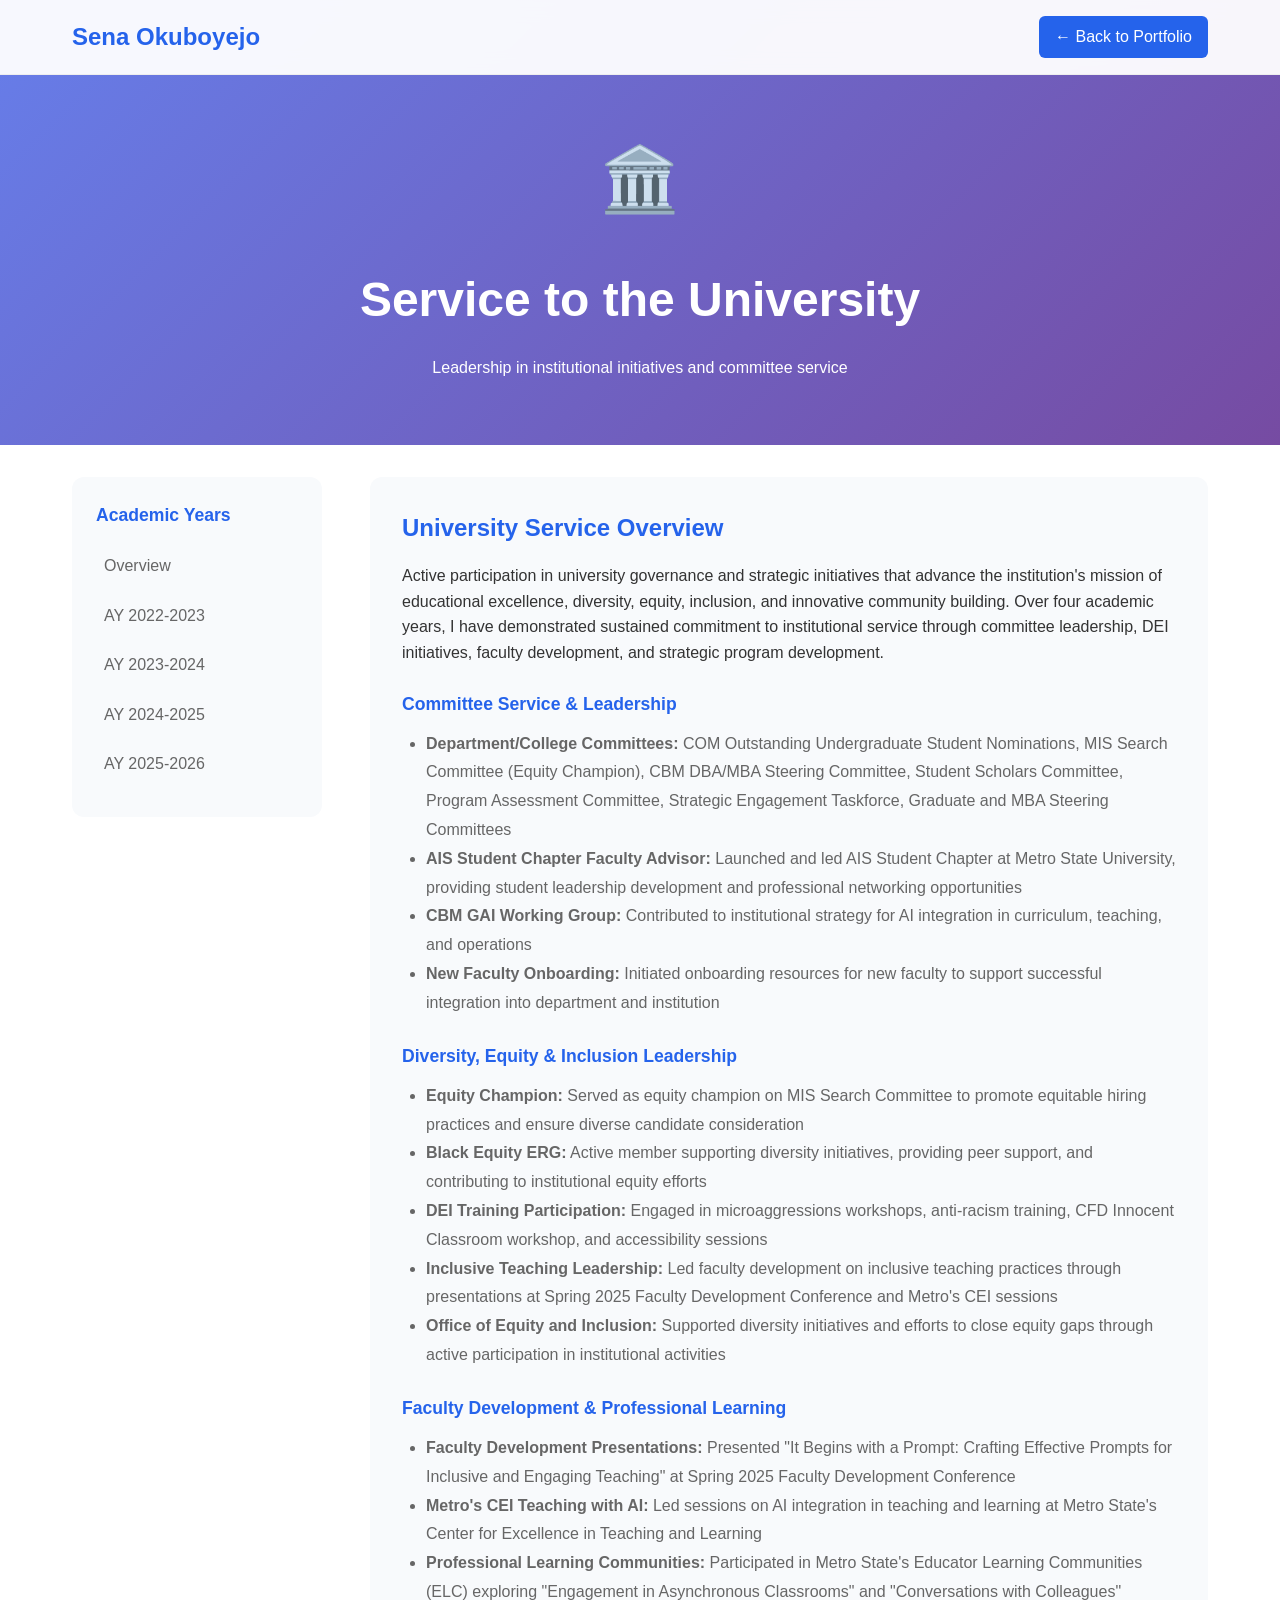
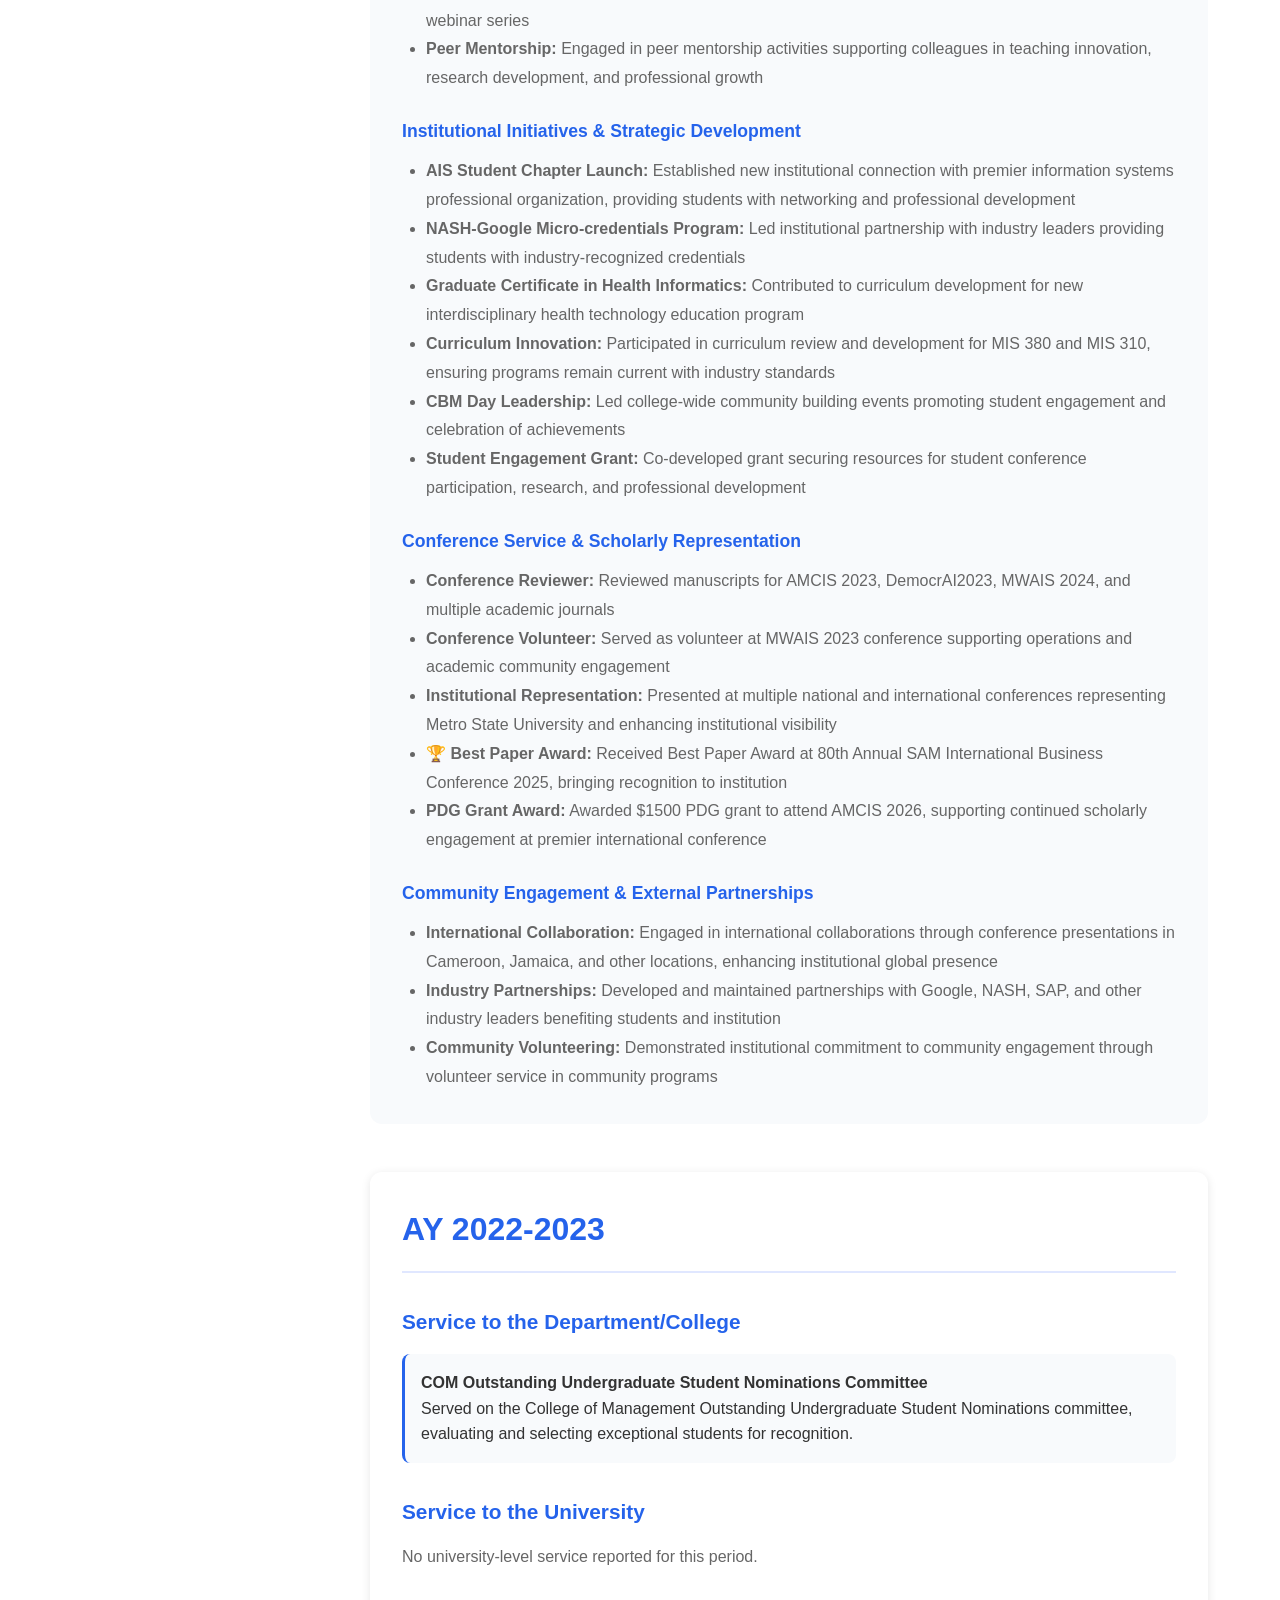
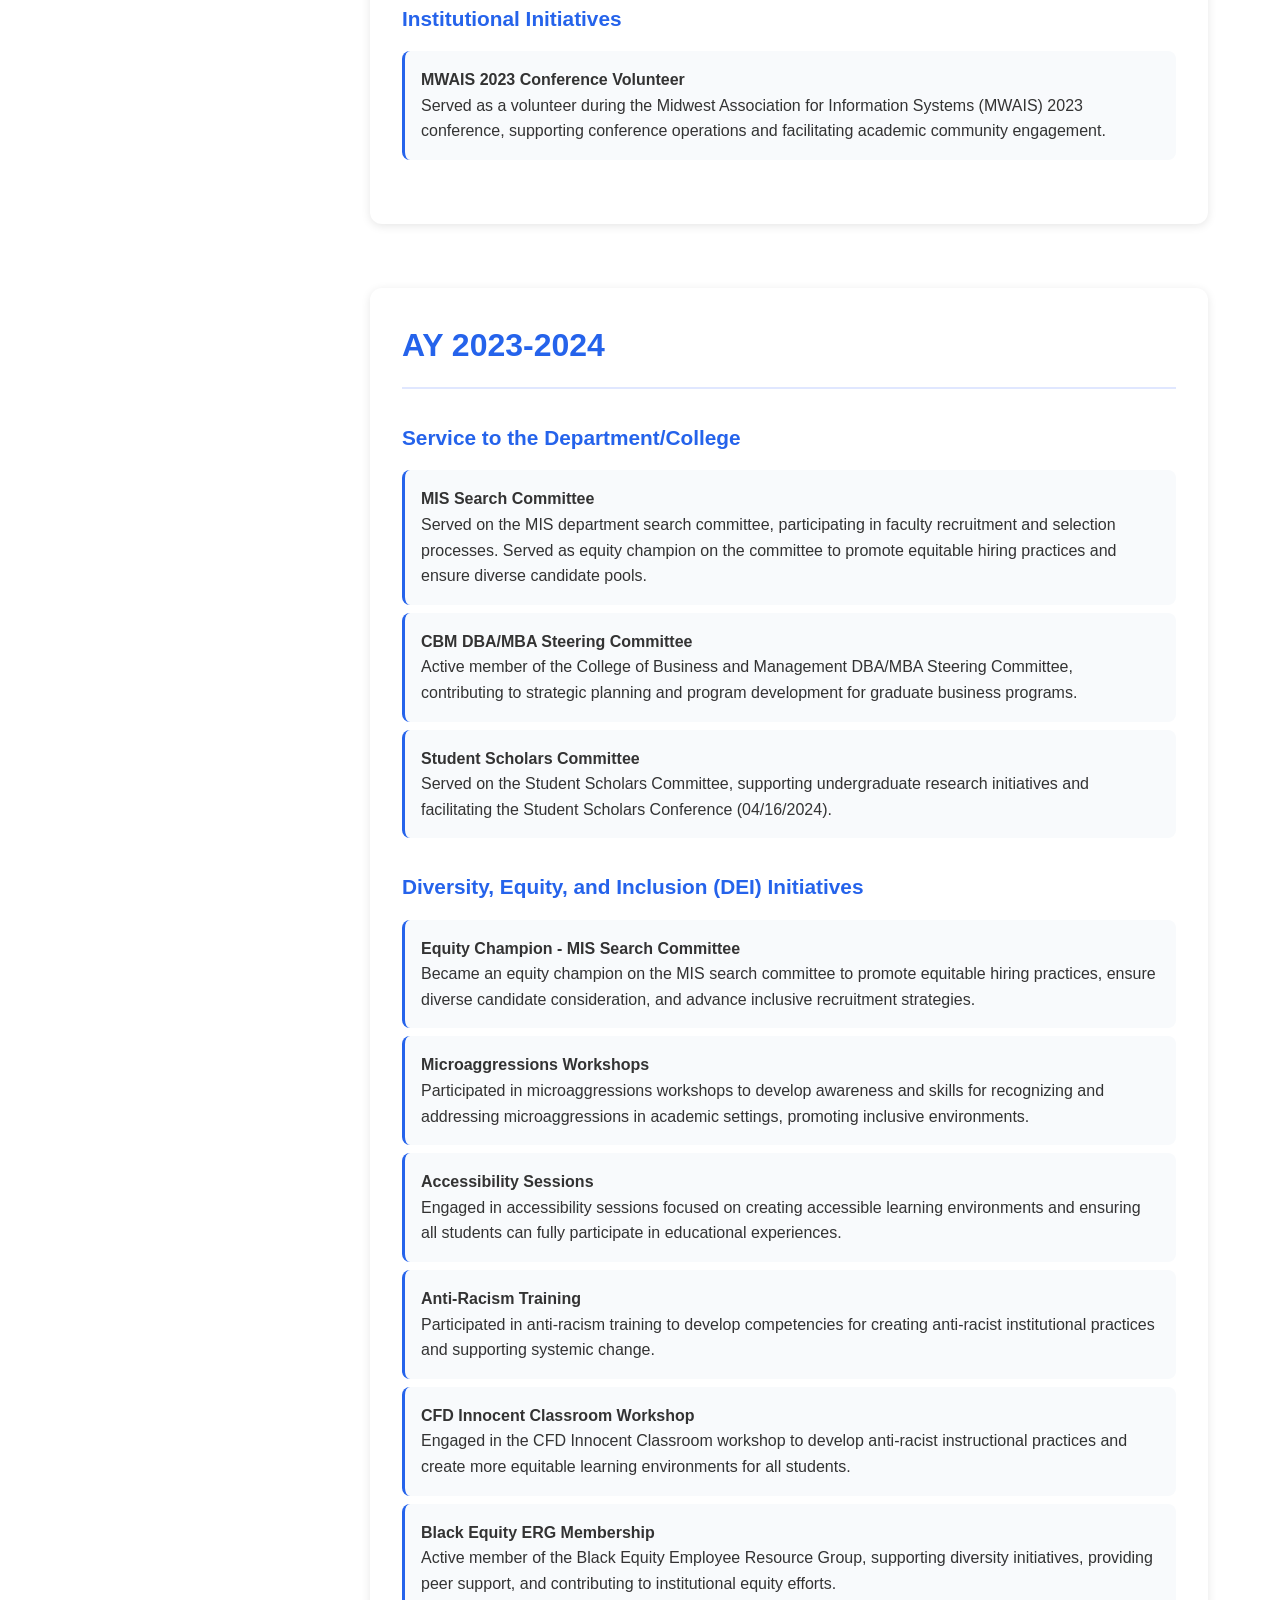
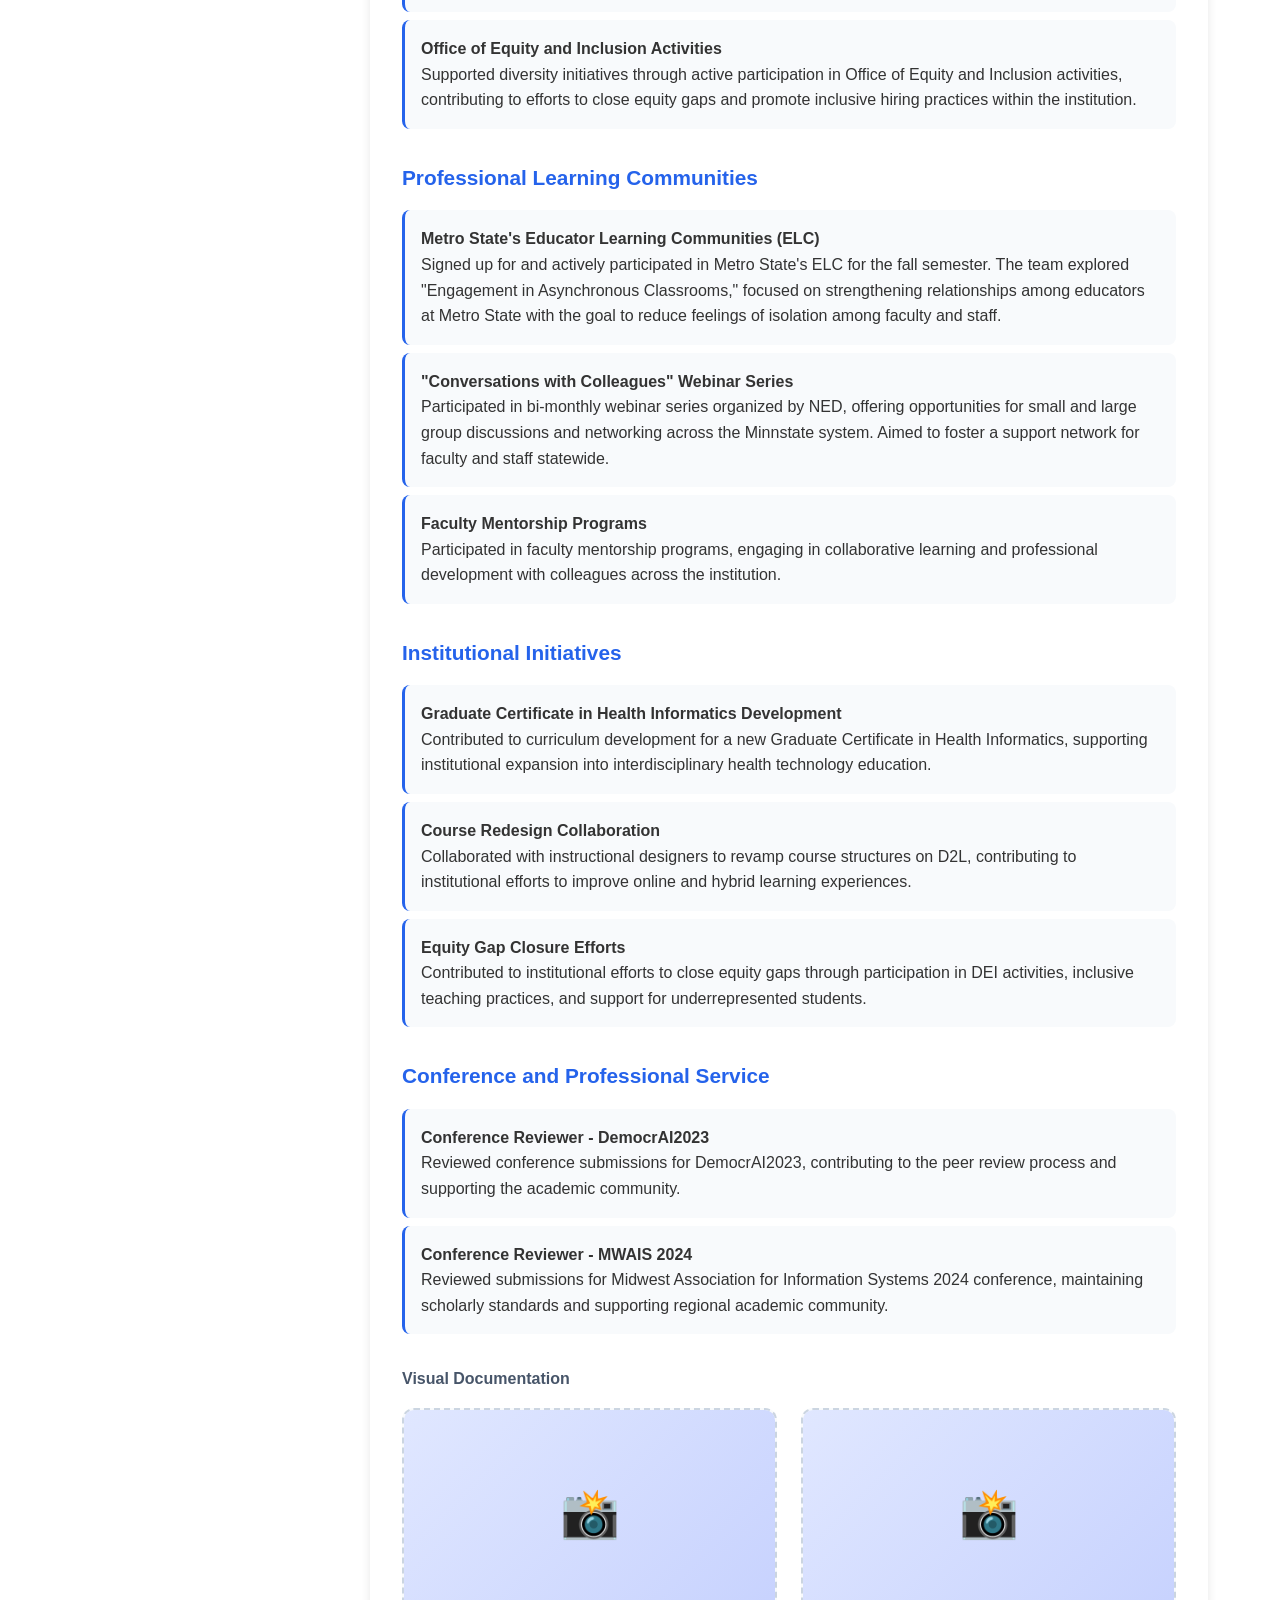
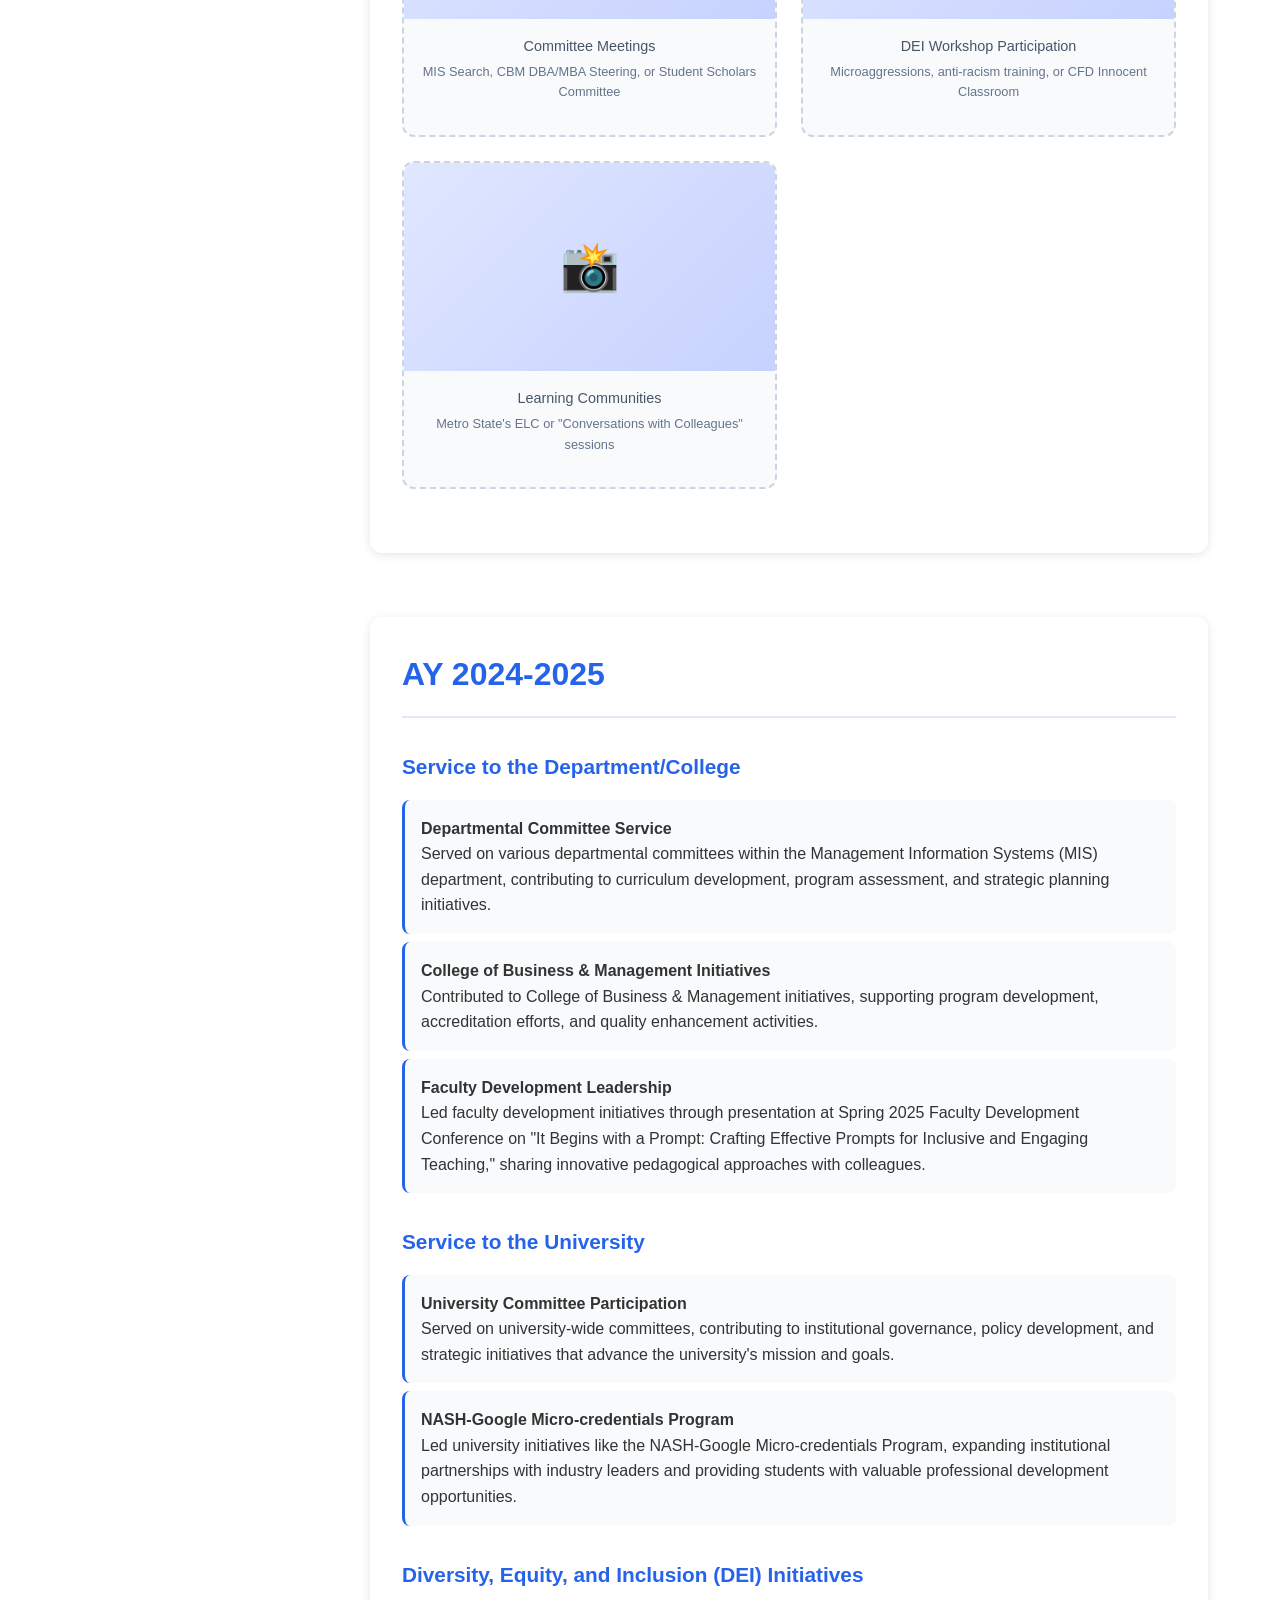
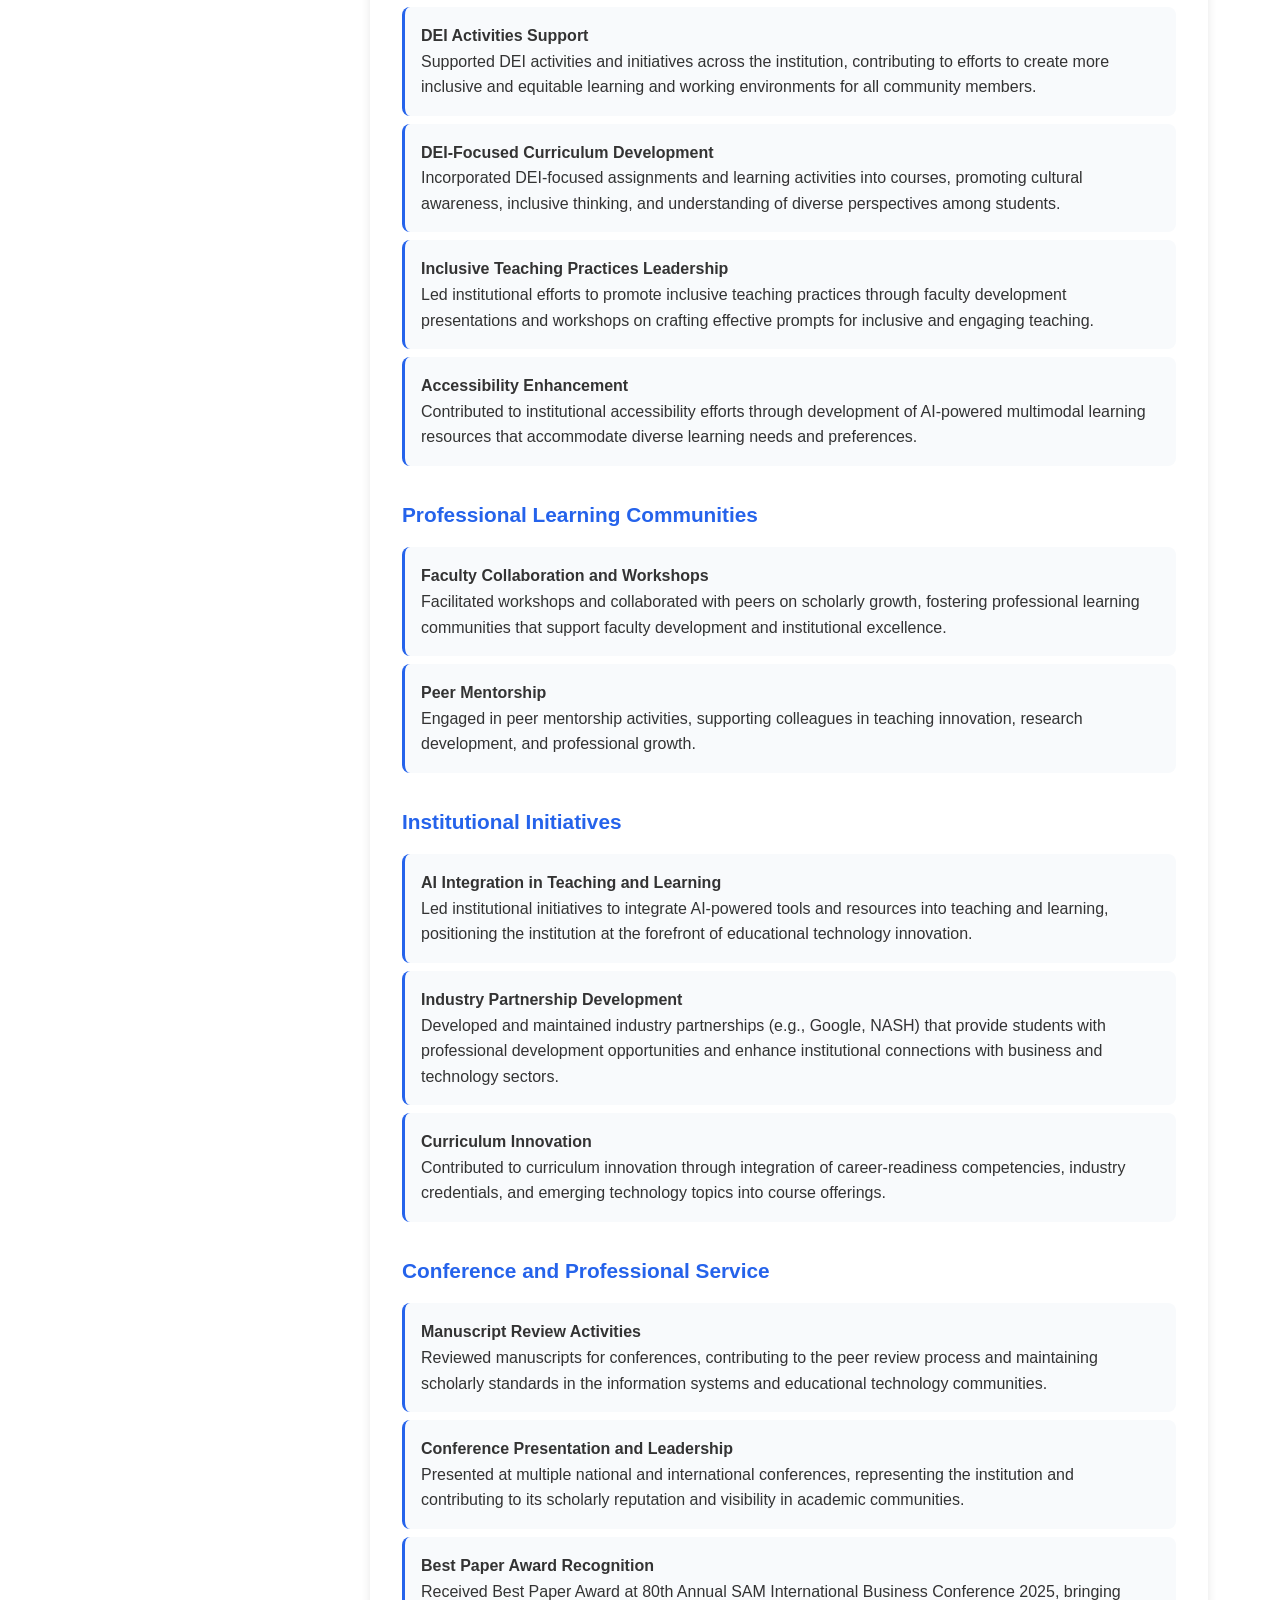
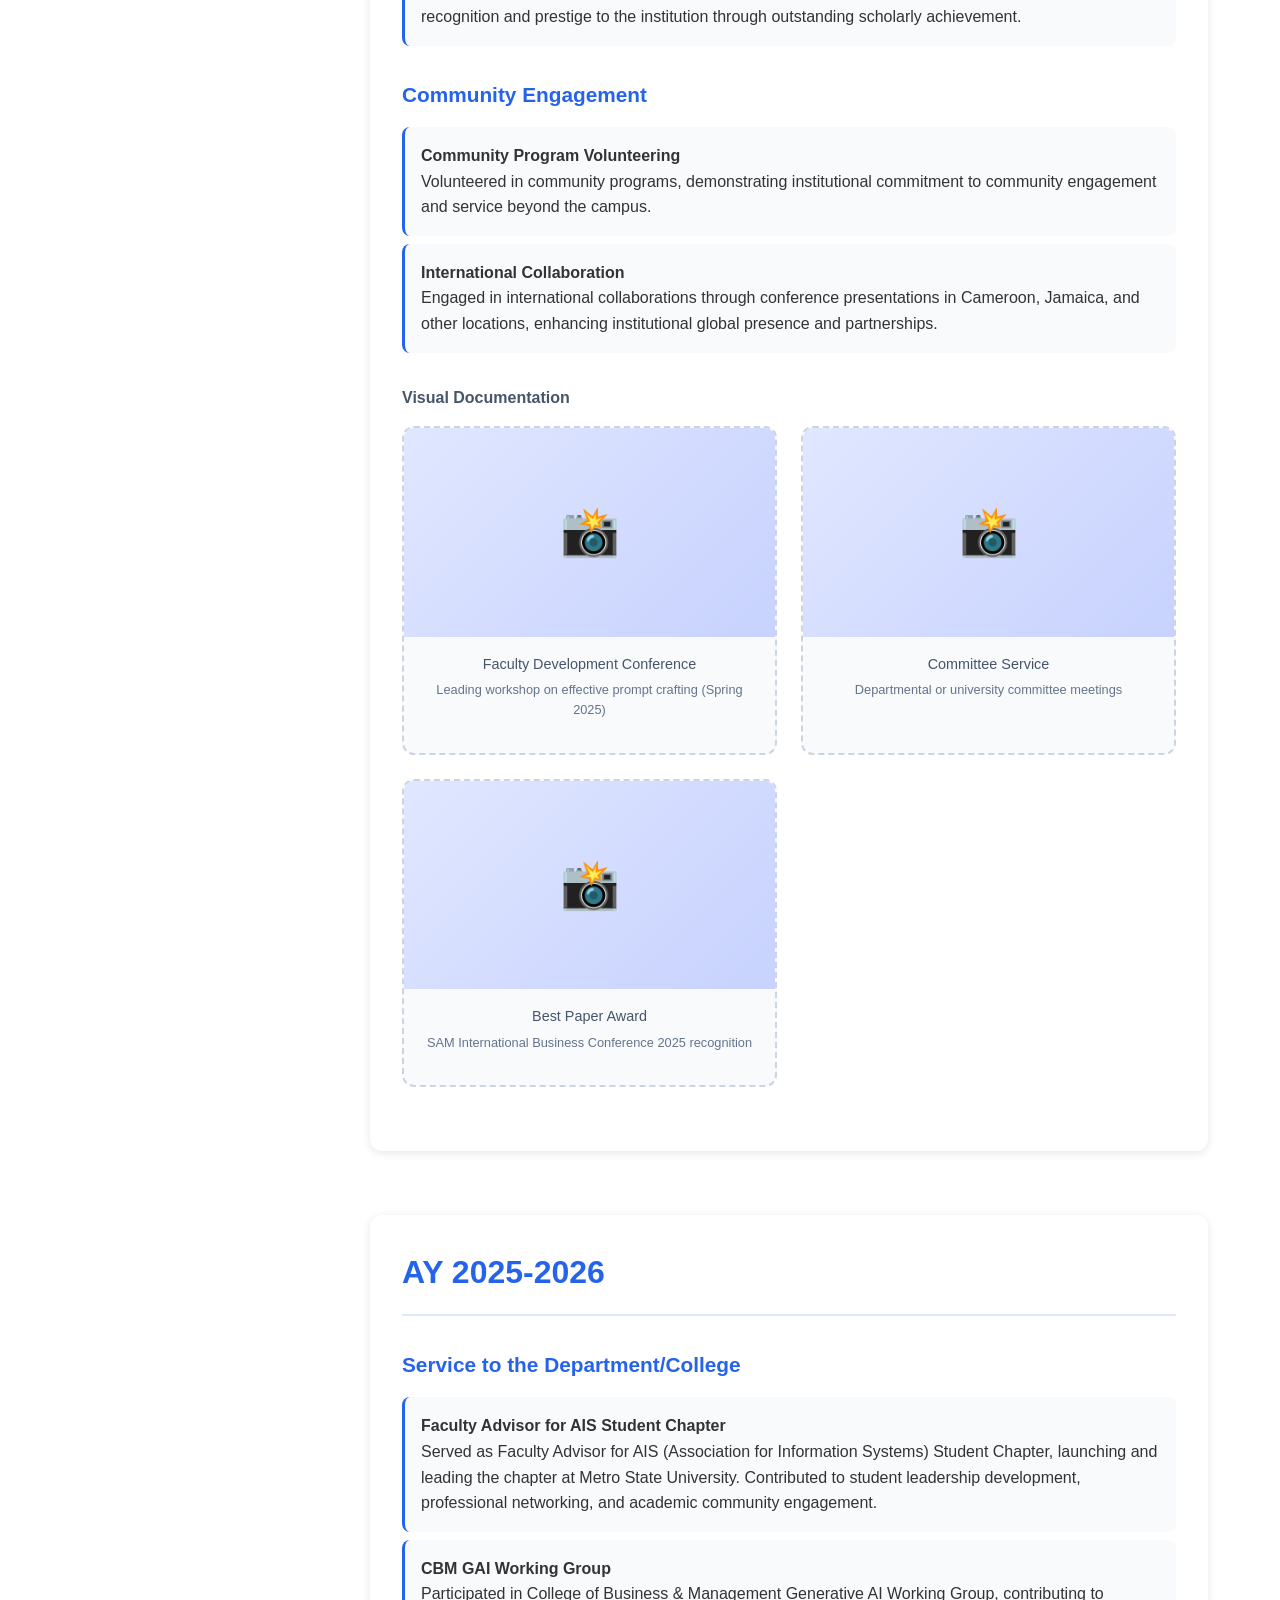
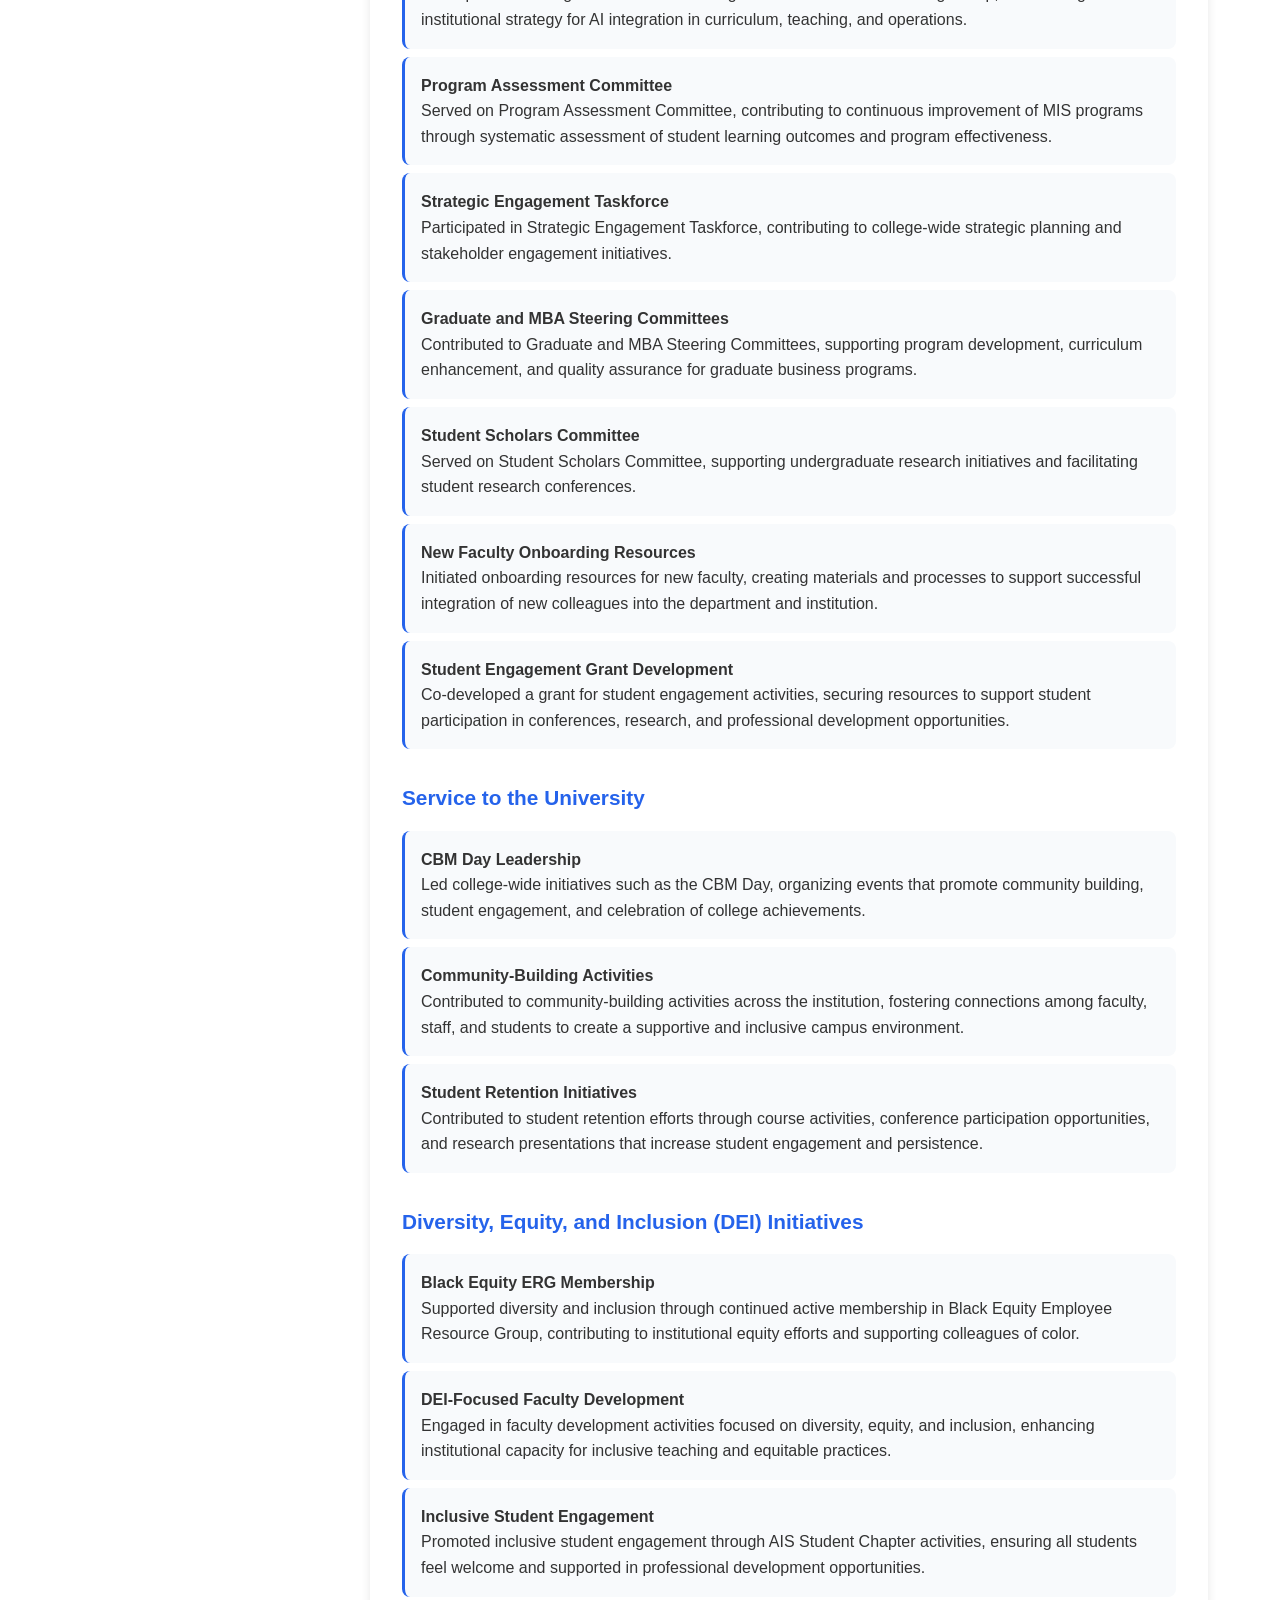
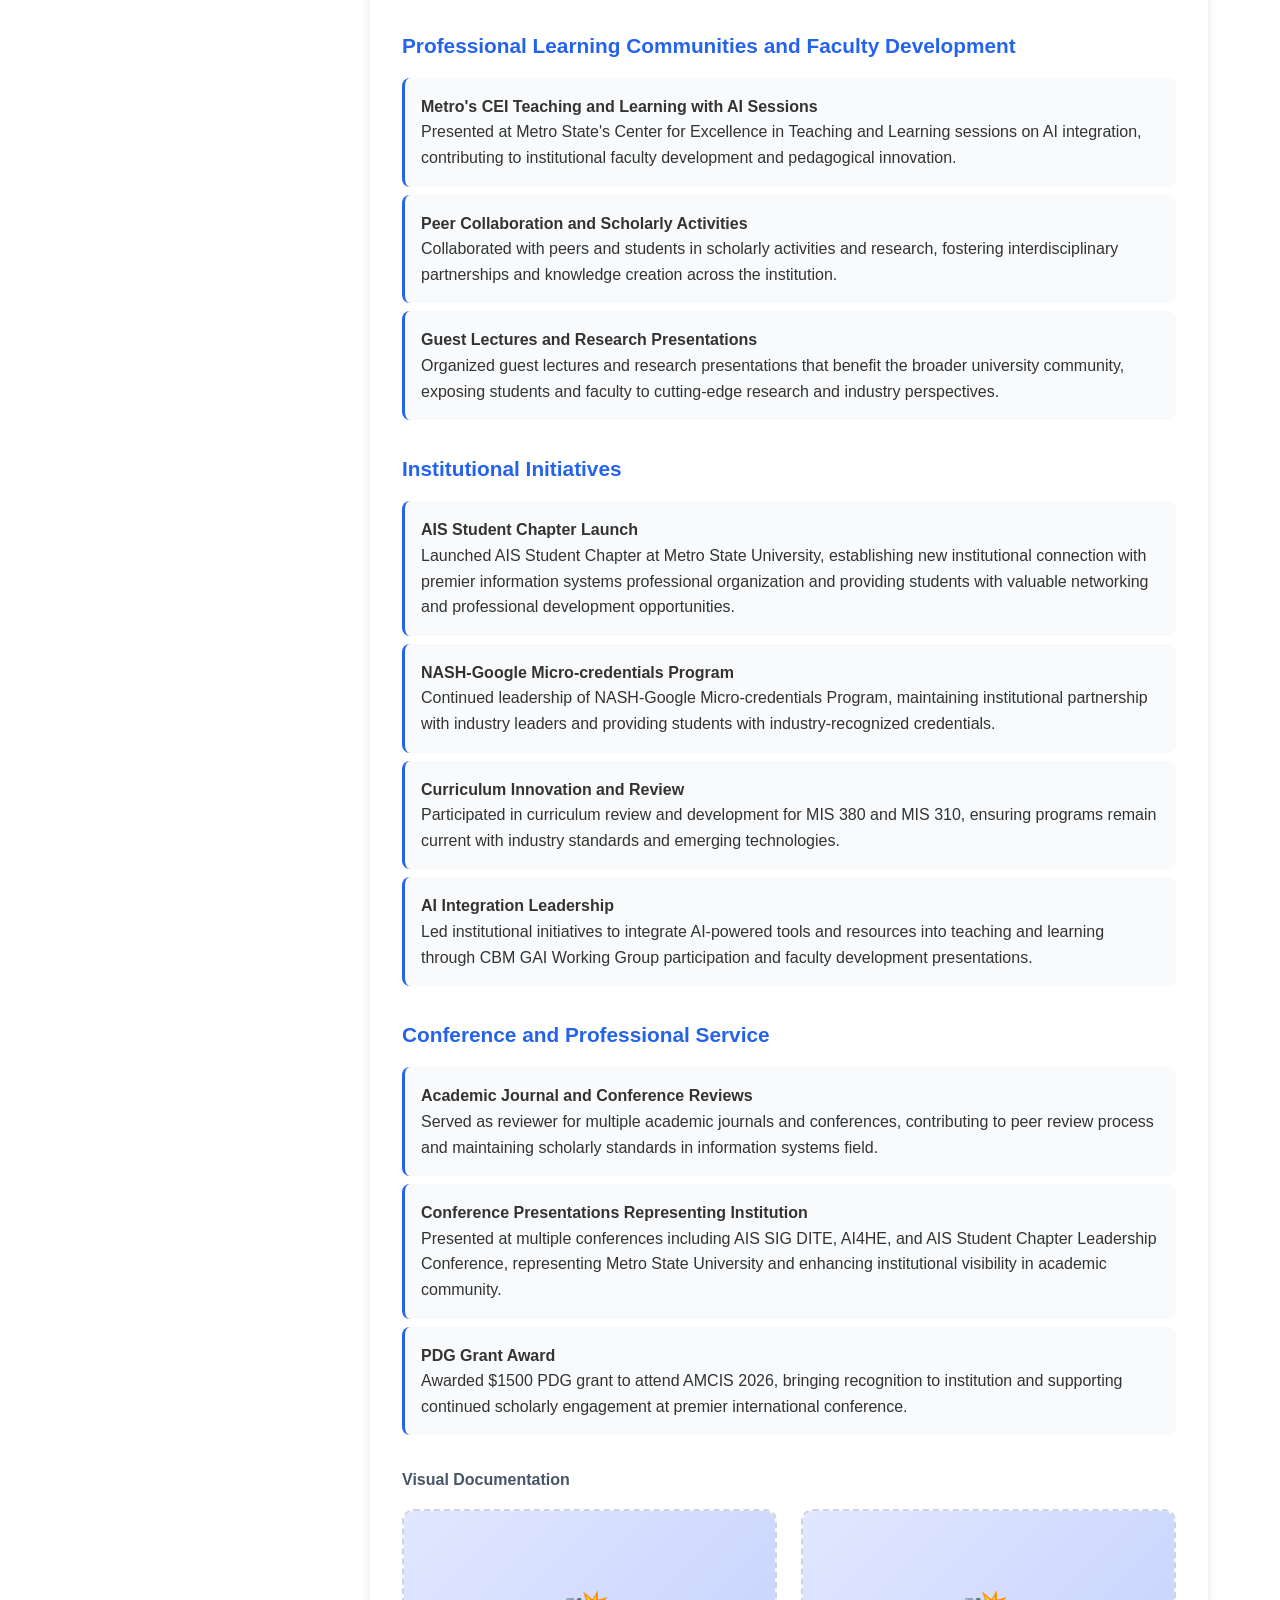
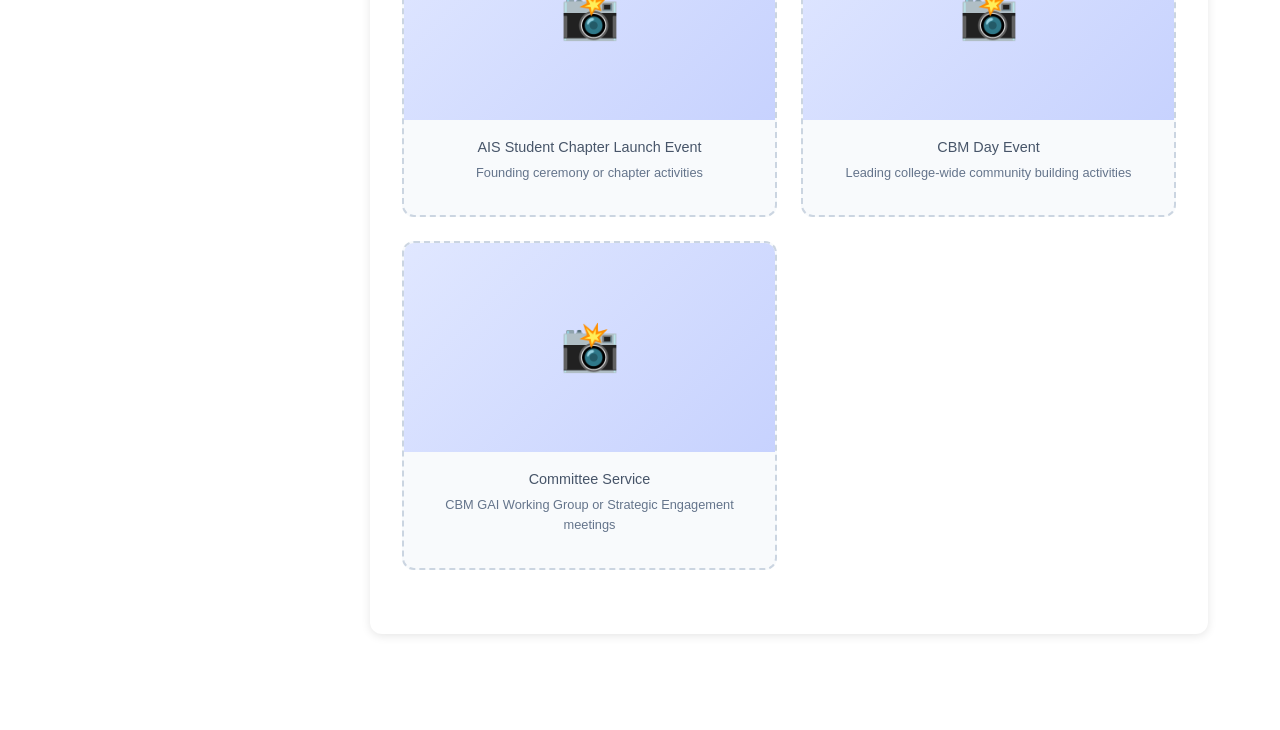
<file: service-university.html>
<!DOCTYPE html>
<html lang="en">
<head>
    <meta charset="UTF-8">
    <meta name="viewport" content="width=device-width, initial-scale=1.0">
    <title>Service to the University - Sena Okuboyejo</title>
    <style>
        * {
            margin: 0;
            padding: 0;
            box-sizing: border-box;
        }

        body {
            font-family: -apple-system, BlinkMacSystemFont, 'Segoe UI', Roboto, sans-serif;
            line-height: 1.6;
            color: #333;
            background: #fff;
        }

        header {
            position: fixed;
            top: 0;
            width: 100%;
            background: rgba(255, 255, 255, 0.95);
            backdrop-filter: blur(10px);
            z-index: 1000;
            padding: 1rem 0;
            border-bottom: 1px solid #eee;
        }

        nav {
            max-width: 1200px;
            margin: 0 auto;
            display: flex;
            justify-content: space-between;
            align-items: center;
            padding: 0 2rem;
        }

        .logo {
            font-size: 1.5rem;
            font-weight: 700;
            color: #2563eb;
            text-decoration: none;
        }

        .back-btn {
            background: #2563eb;
            color: white;
            padding: 0.5rem 1rem;
            border-radius: 6px;
            text-decoration: none;
            font-weight: 500;
        }

        .hero {
            padding: 8rem 2rem 4rem;
            background: linear-gradient(135deg, #667eea 0%, #764ba2 100%);
            color: white;
            text-align: center;
        }

        .hero h1 {
            font-size: 3rem;
            margin-bottom: 1rem;
        }

        .hero-icon {
            font-size: 4rem;
            margin-bottom: 2rem;
        }

        .content {
            max-width: 1200px;
            margin: 0 auto;
            padding: 2rem;
            display: grid;
            grid-template-columns: 250px 1fr;
            gap: 3rem;
        }

        .sidebar {
            position: sticky;
            top: 120px;
            height: fit-content;
        }

        .year-nav {
            background: #f8fafc;
            border-radius: 12px;
            padding: 1.5rem;
        }

        .year-nav h3 {
            color: #2563eb;
            margin-bottom: 1rem;
            font-size: 1.1rem;
        }

        .year-nav ul {
            list-style: none;
        }

        .year-nav li {
            margin-bottom: 0.5rem;
        }

        .year-nav a {
            color: #666;
            text-decoration: none;
            padding: 0.5rem;
            display: block;
            border-radius: 6px;
            transition: all 0.3s;
        }

        .year-nav a:hover,
        .year-nav a.active {
            background: #2563eb;
            color: white;
        }

        .main-content {
            min-height: 100vh;
        }

        .overview {
            margin-bottom: 3rem;
            padding: 2rem;
            background: #f8fafc;
            border-radius: 12px;
        }

        .overview h2 {
            color: #2563eb;
            margin-bottom: 1rem;
        }

        .year-section {
            margin-bottom: 4rem;
            padding: 2rem;
            background: white;
            border-radius: 12px;
            box-shadow: 0 2px 10px rgba(0,0,0,0.1);
        }

        .year-title {
            color: #2563eb;
            font-size: 2rem;
            margin-bottom: 2rem;
            border-bottom: 2px solid #e0e7ff;
            padding-bottom: 1rem;
        }

        .subsection {
            margin-bottom: 2rem;
        }

        .subsection h3 {
            color: #2563eb;
            margin-bottom: 1rem;
            font-size: 1.3rem;
        }

        .subsection p {
            margin-bottom: 1rem;
            color: #666;
        }

        .service-item {
            background: #f8fafc;
            padding: 1rem;
            margin: 0.5rem 0;
            border-radius: 8px;
            border-left: 3px solid #2563eb;
        }

        @media (max-width: 768px) {
            .content {
                grid-template-columns: 1fr;
                gap: 1rem;
            }
            
            .sidebar {
                position: static;
            }
            
            .hero h1 {
                font-size: 2rem;
            }
            
            .hero-icon {
                font-size: 3rem;
            }
            
            nav {
                padding: 0 1rem;
            }
        }
    </style>
</head>
<body>
    <header>
        <nav>
            <a href="index.html" class="logo">Sena Okuboyejo</a>
            <a href="index.html" class="back-btn">← Back to Portfolio</a>
        </nav>
    </header>

    <section class="hero">
        <div class="hero-icon">🏛️</div>
        <h1>Service to the University</h1>
        <p>Leadership in institutional initiatives and committee service</p>
    </section>

    <div class="content">
        <div class="sidebar">
            <div class="year-nav">
                <h3>Academic Years</h3>
                <ul>
                    <li><a href="#overview" class="active">Overview</a></li>
                    <li><a href="#ay2022-2023">AY 2022-2023</a></li>
                    <li><a href="#ay2023-2024">AY 2023-2024</a></li>
                    <li><a href="#ay2024-2025">AY 2024-2025</a></li>
                    <li><a href="#ay2025-2026">AY 2025-2026</a></li>
                </ul>
            </div>
        </div>

        <div class="main-content">
            <div id="overview" class="overview">
                <h2>University Service Overview</h2>
                <p style="margin-bottom: 1rem;">Active participation in university governance and strategic initiatives that advance the institution's mission of educational excellence, diversity, equity, inclusion, and innovative community building. Over four academic years, I have demonstrated sustained commitment to institutional service through committee leadership, DEI initiatives, faculty development, and strategic program development.</p>
                
                <h3 style="color: #2563eb; font-size: 1.1rem; margin-top: 1.5rem; margin-bottom: 0.75rem;">Committee Service & Leadership</h3>
                <ul style="margin-left: 1.5rem; color: #666; line-height: 1.8;">
                    <li><strong>Department/College Committees:</strong> COM Outstanding Undergraduate Student Nominations, MIS Search Committee (Equity Champion), CBM DBA/MBA Steering Committee, Student Scholars Committee, Program Assessment Committee, Strategic Engagement Taskforce, Graduate and MBA Steering Committees</li>
                    <li><strong>AIS Student Chapter Faculty Advisor:</strong> Launched and led AIS Student Chapter at Metro State University, providing student leadership development and professional networking opportunities</li>
                    <li><strong>CBM GAI Working Group:</strong> Contributed to institutional strategy for AI integration in curriculum, teaching, and operations</li>
                    <li><strong>New Faculty Onboarding:</strong> Initiated onboarding resources for new faculty to support successful integration into department and institution</li>
                </ul>
                
                <h3 style="color: #2563eb; font-size: 1.1rem; margin-top: 1.5rem; margin-bottom: 0.75rem;">Diversity, Equity & Inclusion Leadership</h3>
                <ul style="margin-left: 1.5rem; color: #666; line-height: 1.8;">
                    <li><strong>Equity Champion:</strong> Served as equity champion on MIS Search Committee to promote equitable hiring practices and ensure diverse candidate consideration</li>
                    <li><strong>Black Equity ERG:</strong> Active member supporting diversity initiatives, providing peer support, and contributing to institutional equity efforts</li>
                    <li><strong>DEI Training Participation:</strong> Engaged in microaggressions workshops, anti-racism training, CFD Innocent Classroom workshop, and accessibility sessions</li>
                    <li><strong>Inclusive Teaching Leadership:</strong> Led faculty development on inclusive teaching practices through presentations at Spring 2025 Faculty Development Conference and Metro's CEI sessions</li>
                    <li><strong>Office of Equity and Inclusion:</strong> Supported diversity initiatives and efforts to close equity gaps through active participation in institutional activities</li>
                </ul>
                
                <h3 style="color: #2563eb; font-size: 1.1rem; margin-top: 1.5rem; margin-bottom: 0.75rem;">Faculty Development & Professional Learning</h3>
                <ul style="margin-left: 1.5rem; color: #666; line-height: 1.8;">
                    <li><strong>Faculty Development Presentations:</strong> Presented "It Begins with a Prompt: Crafting Effective Prompts for Inclusive and Engaging Teaching" at Spring 2025 Faculty Development Conference</li>
                    <li><strong>Metro's CEI Teaching with AI:</strong> Led sessions on AI integration in teaching and learning at Metro State's Center for Excellence in Teaching and Learning</li>
                    <li><strong>Professional Learning Communities:</strong> Participated in Metro State's Educator Learning Communities (ELC) exploring "Engagement in Asynchronous Classrooms" and "Conversations with Colleagues" webinar series</li>
                    <li><strong>Peer Mentorship:</strong> Engaged in peer mentorship activities supporting colleagues in teaching innovation, research development, and professional growth</li>
                </ul>
                
                <h3 style="color: #2563eb; font-size: 1.1rem; margin-top: 1.5rem; margin-bottom: 0.75rem;">Institutional Initiatives & Strategic Development</h3>
                <ul style="margin-left: 1.5rem; color: #666; line-height: 1.8;">
                    <li><strong>AIS Student Chapter Launch:</strong> Established new institutional connection with premier information systems professional organization, providing students with networking and professional development</li>
                    <li><strong>NASH-Google Micro-credentials Program:</strong> Led institutional partnership with industry leaders providing students with industry-recognized credentials</li>
                    <li><strong>Graduate Certificate in Health Informatics:</strong> Contributed to curriculum development for new interdisciplinary health technology education program</li>
                    <li><strong>Curriculum Innovation:</strong> Participated in curriculum review and development for MIS 380 and MIS 310, ensuring programs remain current with industry standards</li>
                    <li><strong>CBM Day Leadership:</strong> Led college-wide community building events promoting student engagement and celebration of achievements</li>
                    <li><strong>Student Engagement Grant:</strong> Co-developed grant securing resources for student conference participation, research, and professional development</li>
                </ul>
                
                <h3 style="color: #2563eb; font-size: 1.1rem; margin-top: 1.5rem; margin-bottom: 0.75rem;">Conference Service & Scholarly Representation</h3>
                <ul style="margin-left: 1.5rem; color: #666; line-height: 1.8;">
                    <li><strong>Conference Reviewer:</strong> Reviewed manuscripts for AMCIS 2023, DemocrAI2023, MWAIS 2024, and multiple academic journals</li>
                    <li><strong>Conference Volunteer:</strong> Served as volunteer at MWAIS 2023 conference supporting operations and academic community engagement</li>
                    <li><strong>Institutional Representation:</strong> Presented at multiple national and international conferences representing Metro State University and enhancing institutional visibility</li>
                    <li><strong>🏆 Best Paper Award:</strong> Received Best Paper Award at 80th Annual SAM International Business Conference 2025, bringing recognition to institution</li>
                    <li><strong>PDG Grant Award:</strong> Awarded $1500 PDG grant to attend AMCIS 2026, supporting continued scholarly engagement at premier international conference</li>
                </ul>
                
                <h3 style="color: #2563eb; font-size: 1.1rem; margin-top: 1.5rem; margin-bottom: 0.75rem;">Community Engagement & External Partnerships</h3>
                <ul style="margin-left: 1.5rem; color: #666; line-height: 1.8;">
                    <li><strong>International Collaboration:</strong> Engaged in international collaborations through conference presentations in Cameroon, Jamaica, and other locations, enhancing institutional global presence</li>
                    <li><strong>Industry Partnerships:</strong> Developed and maintained partnerships with Google, NASH, SAP, and other industry leaders benefiting students and institution</li>
                    <li><strong>Community Volunteering:</strong> Demonstrated institutional commitment to community engagement through volunteer service in community programs</li>
                </ul>
            </div>

            <div id="ay2022-2023" class="year-section">
                <h2 class="year-title">AY 2022-2023</h2>
                
                <div class="subsection">
                    <h3>Service to the Department/College</h3>
                    <div class="service-item">
                        <strong>COM Outstanding Undergraduate Student Nominations Committee</strong><br>
                        Served on the College of Management Outstanding Undergraduate Student Nominations committee, evaluating and selecting exceptional students for recognition.
                    </div>
                </div>

                <div class="subsection">
                    <h3>Service to the University</h3>
                    <p>No university-level service reported for this period.</p>
                </div>

                <div class="subsection">
                    <h3>Institutional Initiatives</h3>
                    <div class="service-item">
                        <strong>MWAIS 2023 Conference Volunteer</strong><br>
                        Served as a volunteer during the Midwest Association for Information Systems (MWAIS) 2023 conference, supporting conference operations and facilitating academic community engagement.
                    </div>
                </div>
            </div>

            <div id="ay2023-2024" class="year-section">
                <h2 class="year-title">AY 2023-2024</h2>
                
                <div class="subsection">
                    <h3>Service to the Department/College</h3>
                    <div class="service-item">
                        <strong>MIS Search Committee</strong><br>
                        Served on the MIS department search committee, participating in faculty recruitment and selection processes. Served as equity champion on the committee to promote equitable hiring practices and ensure diverse candidate pools.
                    </div>
                    <div class="service-item">
                        <strong>CBM DBA/MBA Steering Committee</strong><br>
                        Active member of the College of Business and Management DBA/MBA Steering Committee, contributing to strategic planning and program development for graduate business programs.
                    </div>
                    <div class="service-item">
                        <strong>Student Scholars Committee</strong><br>
                        Served on the Student Scholars Committee, supporting undergraduate research initiatives and facilitating the Student Scholars Conference (04/16/2024).
                    </div>
                </div>

                <div class="subsection">
                    <h3>Diversity, Equity, and Inclusion (DEI) Initiatives</h3>
                    <div class="service-item">
                        <strong>Equity Champion - MIS Search Committee</strong><br>
                        Became an equity champion on the MIS search committee to promote equitable hiring practices, ensure diverse candidate consideration, and advance inclusive recruitment strategies.
                    </div>
                    <div class="service-item">
                        <strong>Microaggressions Workshops</strong><br>
                        Participated in microaggressions workshops to develop awareness and skills for recognizing and addressing microaggressions in academic settings, promoting inclusive environments.
                    </div>
                    <div class="service-item">
                        <strong>Accessibility Sessions</strong><br>
                        Engaged in accessibility sessions focused on creating accessible learning environments and ensuring all students can fully participate in educational experiences.
                    </div>
                    <div class="service-item">
                        <strong>Anti-Racism Training</strong><br>
                        Participated in anti-racism training to develop competencies for creating anti-racist institutional practices and supporting systemic change.
                    </div>
                    <div class="service-item">
                        <strong>CFD Innocent Classroom Workshop</strong><br>
                        Engaged in the CFD Innocent Classroom workshop to develop anti-racist instructional practices and create more equitable learning environments for all students.
                    </div>
                    <div class="service-item">
                        <strong>Black Equity ERG Membership</strong><br>
                        Active member of the Black Equity Employee Resource Group, supporting diversity initiatives, providing peer support, and contributing to institutional equity efforts.
                    </div>
                    <div class="service-item">
                        <strong>Office of Equity and Inclusion Activities</strong><br>
                        Supported diversity initiatives through active participation in Office of Equity and Inclusion activities, contributing to efforts to close equity gaps and promote inclusive hiring practices within the institution.
                    </div>
                </div>

                <div class="subsection">
                    <h3>Professional Learning Communities</h3>
                    <div class="service-item">
                        <strong>Metro State's Educator Learning Communities (ELC)</strong><br>
                        Signed up for and actively participated in Metro State's ELC for the fall semester. The team explored "Engagement in Asynchronous Classrooms," focused on strengthening relationships among educators at Metro State with the goal to reduce feelings of isolation among faculty and staff.
                    </div>
                    <div class="service-item">
                        <strong>"Conversations with Colleagues" Webinar Series</strong><br>
                        Participated in bi-monthly webinar series organized by NED, offering opportunities for small and large group discussions and networking across the Minnstate system. Aimed to foster a support network for faculty and staff statewide.
                    </div>
                    <div class="service-item">
                        <strong>Faculty Mentorship Programs</strong><br>
                        Participated in faculty mentorship programs, engaging in collaborative learning and professional development with colleagues across the institution.
                    </div>
                </div>

                <div class="subsection">
                    <h3>Institutional Initiatives</h3>
                    <div class="service-item">
                        <strong>Graduate Certificate in Health Informatics Development</strong><br>
                        Contributed to curriculum development for a new Graduate Certificate in Health Informatics, supporting institutional expansion into interdisciplinary health technology education.
                    </div>
                    <div class="service-item">
                        <strong>Course Redesign Collaboration</strong><br>
                        Collaborated with instructional designers to revamp course structures on D2L, contributing to institutional efforts to improve online and hybrid learning experiences.
                    </div>
                    <div class="service-item">
                        <strong>Equity Gap Closure Efforts</strong><br>
                        Contributed to institutional efforts to close equity gaps through participation in DEI activities, inclusive teaching practices, and support for underrepresented students.
                    </div>
                </div>

                <div class="subsection">
                    <h3>Conference and Professional Service</h3>
                    <div class="service-item">
                        <strong>Conference Reviewer - DemocrAI2023</strong><br>
                        Reviewed conference submissions for DemocrAI2023, contributing to the peer review process and supporting the academic community.
                    </div>
                    <div class="service-item">
                        <strong>Conference Reviewer - MWAIS 2024</strong><br>
                        Reviewed submissions for Midwest Association for Information Systems 2024 conference, maintaining scholarly standards and supporting regional academic community.
                    </div>
                    
                    <div style="margin-top: 2rem; margin-bottom: 2rem;">
                        <h4 style="color: #475569; font-size: 1rem; margin-bottom: 1rem;">Visual Documentation</h4>
                        <div style="display: grid; grid-template-columns: repeat(auto-fit, minmax(300px, 1fr)); gap: 1.5rem;">
                            <div style="background: #f8fafc; border-radius: 12px; overflow: hidden; border: 2px dashed #cbd5e1;">
                                <div style="aspect-ratio: 16/9; background: linear-gradient(135deg, #e0e7ff 0%, #c7d2fe 100%); display: flex; align-items: center; justify-content: center; color: #64748b; font-size: 3rem;">📸</div>
                                <div style="padding: 1rem; text-align: center;">
                                    <p style="font-size: 0.9rem; color: #475569; font-weight: 500; margin-bottom: 0.25rem;">Committee Meetings</p>
                                    <p style="font-size: 0.8rem; color: #64748b;">MIS Search, CBM DBA/MBA Steering, or Student Scholars Committee</p>
                                </div>
                            </div>
                            <div style="background: #f8fafc; border-radius: 12px; overflow: hidden; border: 2px dashed #cbd5e1;">
                                <div style="aspect-ratio: 16/9; background: linear-gradient(135deg, #e0e7ff 0%, #c7d2fe 100%); display: flex; align-items: center; justify-content: center; color: #64748b; font-size: 3rem;">📸</div>
                                <div style="padding: 1rem; text-align: center;">
                                    <p style="font-size: 0.9rem; color: #475569; font-weight: 500; margin-bottom: 0.25rem;">DEI Workshop Participation</p>
                                    <p style="font-size: 0.8rem; color: #64748b;">Microaggressions, anti-racism training, or CFD Innocent Classroom</p>
                                </div>
                            </div>
                            <div style="background: #f8fafc; border-radius: 12px; overflow: hidden; border: 2px dashed #cbd5e1;">
                                <div style="aspect-ratio: 16/9; background: linear-gradient(135deg, #e0e7ff 0%, #c7d2fe 100%); display: flex; align-items: center; justify-content: center; color: #64748b; font-size: 3rem;">📸</div>
                                <div style="padding: 1rem; text-align: center;">
                                    <p style="font-size: 0.9rem; color: #475569; font-weight: 500; margin-bottom: 0.25rem;">Learning Communities</p>
                                    <p style="font-size: 0.8rem; color: #64748b;">Metro State's ELC or "Conversations with Colleagues" sessions</p>
                                </div>
                            </div>
                        </div>
                    </div>
                </div>
            </div>

            <div id="ay2024-2025" class="year-section">
                <h2 class="year-title">AY 2024-2025</h2>
                
                <div class="subsection">
                    <h3>Service to the Department/College</h3>
                    <div class="service-item">
                        <strong>Departmental Committee Service</strong><br>
                        Served on various departmental committees within the Management Information Systems (MIS) department, contributing to curriculum development, program assessment, and strategic planning initiatives.
                    </div>
                    <div class="service-item">
                        <strong>College of Business & Management Initiatives</strong><br>
                        Contributed to College of Business & Management initiatives, supporting program development, accreditation efforts, and quality enhancement activities.
                    </div>
                    <div class="service-item">
                        <strong>Faculty Development Leadership</strong><br>
                        Led faculty development initiatives through presentation at Spring 2025 Faculty Development Conference on "It Begins with a Prompt: Crafting Effective Prompts for Inclusive and Engaging Teaching," sharing innovative pedagogical approaches with colleagues.
                    </div>
                </div>

                <div class="subsection">
                    <h3>Service to the University</h3>
                    <div class="service-item">
                        <strong>University Committee Participation</strong><br>
                        Served on university-wide committees, contributing to institutional governance, policy development, and strategic initiatives that advance the university's mission and goals.
                    </div>
                    <div class="service-item">
                        <strong>NASH-Google Micro-credentials Program</strong><br>
                        Led university initiatives like the NASH-Google Micro-credentials Program, expanding institutional partnerships with industry leaders and providing students with valuable professional development opportunities.
                    </div>
                </div>

                <div class="subsection">
                    <h3>Diversity, Equity, and Inclusion (DEI) Initiatives</h3>
                    <div class="service-item">
                        <strong>DEI Activities Support</strong><br>
                        Supported DEI activities and initiatives across the institution, contributing to efforts to create more inclusive and equitable learning and working environments for all community members.
                    </div>
                    <div class="service-item">
                        <strong>DEI-Focused Curriculum Development</strong><br>
                        Incorporated DEI-focused assignments and learning activities into courses, promoting cultural awareness, inclusive thinking, and understanding of diverse perspectives among students.
                    </div>
                    <div class="service-item">
                        <strong>Inclusive Teaching Practices Leadership</strong><br>
                        Led institutional efforts to promote inclusive teaching practices through faculty development presentations and workshops on crafting effective prompts for inclusive and engaging teaching.
                    </div>
                    <div class="service-item">
                        <strong>Accessibility Enhancement</strong><br>
                        Contributed to institutional accessibility efforts through development of AI-powered multimodal learning resources that accommodate diverse learning needs and preferences.
                    </div>
                </div>

                <div class="subsection">
                    <h3>Professional Learning Communities</h3>
                    <div class="service-item">
                        <strong>Faculty Collaboration and Workshops</strong><br>
                        Facilitated workshops and collaborated with peers on scholarly growth, fostering professional learning communities that support faculty development and institutional excellence.
                    </div>
                    <div class="service-item">
                        <strong>Peer Mentorship</strong><br>
                        Engaged in peer mentorship activities, supporting colleagues in teaching innovation, research development, and professional growth.
                    </div>
                </div>

                <div class="subsection">
                    <h3>Institutional Initiatives</h3>
                    <div class="service-item">
                        <strong>AI Integration in Teaching and Learning</strong><br>
                        Led institutional initiatives to integrate AI-powered tools and resources into teaching and learning, positioning the institution at the forefront of educational technology innovation.
                    </div>
                    <div class="service-item">
                        <strong>Industry Partnership Development</strong><br>
                        Developed and maintained industry partnerships (e.g., Google, NASH) that provide students with professional development opportunities and enhance institutional connections with business and technology sectors.
                    </div>
                    <div class="service-item">
                        <strong>Curriculum Innovation</strong><br>
                        Contributed to curriculum innovation through integration of career-readiness competencies, industry credentials, and emerging technology topics into course offerings.
                    </div>
                </div>

                <div class="subsection">
                    <h3>Conference and Professional Service</h3>
                    <div class="service-item">
                        <strong>Manuscript Review Activities</strong><br>
                        Reviewed manuscripts for conferences, contributing to the peer review process and maintaining scholarly standards in the information systems and educational technology communities.
                    </div>
                    <div class="service-item">
                        <strong>Conference Presentation and Leadership</strong><br>
                        Presented at multiple national and international conferences, representing the institution and contributing to its scholarly reputation and visibility in academic communities.
                    </div>
                    <div class="service-item">
                        <strong>Best Paper Award Recognition</strong><br>
                        Received Best Paper Award at 80th Annual SAM International Business Conference 2025, bringing recognition and prestige to the institution through outstanding scholarly achievement.
                    </div>
                </div>

                <div class="subsection">
                    <h3>Community Engagement</h3>
                    <div class="service-item">
                        <strong>Community Program Volunteering</strong><br>
                        Volunteered in community programs, demonstrating institutional commitment to community engagement and service beyond the campus.
                    </div>
                    <div class="service-item">
                        <strong>International Collaboration</strong><br>
                        Engaged in international collaborations through conference presentations in Cameroon, Jamaica, and other locations, enhancing institutional global presence and partnerships.
                    </div>
                    
                    <div style="margin-top: 2rem; margin-bottom: 2rem;">
                        <h4 style="color: #475569; font-size: 1rem; margin-bottom: 1rem;">Visual Documentation</h4>
                        <div style="display: grid; grid-template-columns: repeat(auto-fit, minmax(300px, 1fr)); gap: 1.5rem;">
                            <div style="background: #f8fafc; border-radius: 12px; overflow: hidden; border: 2px dashed #cbd5e1;">
                                <div style="aspect-ratio: 16/9; background: linear-gradient(135deg, #e0e7ff 0%, #c7d2fe 100%); display: flex; align-items: center; justify-content: center; color: #64748b; font-size: 3rem;">📸</div>
                                <div style="padding: 1rem; text-align: center;">
                                    <p style="font-size: 0.9rem; color: #475569; font-weight: 500; margin-bottom: 0.25rem;">Faculty Development Conference</p>
                                    <p style="font-size: 0.8rem; color: #64748b;">Leading workshop on effective prompt crafting (Spring 2025)</p>
                                </div>
                            </div>
                            <div style="background: #f8fafc; border-radius: 12px; overflow: hidden; border: 2px dashed #cbd5e1;">
                                <div style="aspect-ratio: 16/9; background: linear-gradient(135deg, #e0e7ff 0%, #c7d2fe 100%); display: flex; align-items: center; justify-content: center; color: #64748b; font-size: 3rem;">📸</div>
                                <div style="padding: 1rem; text-align: center;">
                                    <p style="font-size: 0.9rem; color: #475569; font-weight: 500; margin-bottom: 0.25rem;">Committee Service</p>
                                    <p style="font-size: 0.8rem; color: #64748b;">Departmental or university committee meetings</p>
                                </div>
                            </div>
                            <div style="background: #f8fafc; border-radius: 12px; overflow: hidden; border: 2px dashed #cbd5e1;">
                                <div style="aspect-ratio: 16/9; background: linear-gradient(135deg, #e0e7ff 0%, #c7d2fe 100%); display: flex; align-items: center; justify-content: center; color: #64748b; font-size: 3rem;">📸</div>
                                <div style="padding: 1rem; text-align: center;">
                                    <p style="font-size: 0.9rem; color: #475569; font-weight: 500; margin-bottom: 0.25rem;">Best Paper Award</p>
                                    <p style="font-size: 0.8rem; color: #64748b;">SAM International Business Conference 2025 recognition</p>
                                </div>
                            </div>
                        </div>
                    </div>
                </div>
            </div>

            <div id="ay2025-2026" class="year-section">
                <h2 class="year-title">AY 2025-2026</h2>
                
                <div class="subsection">
                    <h3>Service to the Department/College</h3>
                    <div class="service-item">
                        <strong>Faculty Advisor for AIS Student Chapter</strong><br>
                        Served as Faculty Advisor for AIS (Association for Information Systems) Student Chapter, launching and leading the chapter at Metro State University. Contributed to student leadership development, professional networking, and academic community engagement.
                    </div>
                    <div class="service-item">
                        <strong>CBM GAI Working Group</strong><br>
                        Participated in College of Business & Management Generative AI Working Group, contributing to institutional strategy for AI integration in curriculum, teaching, and operations.
                    </div>
                    <div class="service-item">
                        <strong>Program Assessment Committee</strong><br>
                        Served on Program Assessment Committee, contributing to continuous improvement of MIS programs through systematic assessment of student learning outcomes and program effectiveness.
                    </div>
                    <div class="service-item">
                        <strong>Strategic Engagement Taskforce</strong><br>
                        Participated in Strategic Engagement Taskforce, contributing to college-wide strategic planning and stakeholder engagement initiatives.
                    </div>
                    <div class="service-item">
                        <strong>Graduate and MBA Steering Committees</strong><br>
                        Contributed to Graduate and MBA Steering Committees, supporting program development, curriculum enhancement, and quality assurance for graduate business programs.
                    </div>
                    <div class="service-item">
                        <strong>Student Scholars Committee</strong><br>
                        Served on Student Scholars Committee, supporting undergraduate research initiatives and facilitating student research conferences.
                    </div>
                    <div class="service-item">
                        <strong>New Faculty Onboarding Resources</strong><br>
                        Initiated onboarding resources for new faculty, creating materials and processes to support successful integration of new colleagues into the department and institution.
                    </div>
                    <div class="service-item">
                        <strong>Student Engagement Grant Development</strong><br>
                        Co-developed a grant for student engagement activities, securing resources to support student participation in conferences, research, and professional development opportunities.
                    </div>
                </div>

                <div class="subsection">
                    <h3>Service to the University</h3>
                    <div class="service-item">
                        <strong>CBM Day Leadership</strong><br>
                        Led college-wide initiatives such as the CBM Day, organizing events that promote community building, student engagement, and celebration of college achievements.
                    </div>
                    <div class="service-item">
                        <strong>Community-Building Activities</strong><br>
                        Contributed to community-building activities across the institution, fostering connections among faculty, staff, and students to create a supportive and inclusive campus environment.
                    </div>
                    <div class="service-item">
                        <strong>Student Retention Initiatives</strong><br>
                        Contributed to student retention efforts through course activities, conference participation opportunities, and research presentations that increase student engagement and persistence.
                    </div>
                </div>

                <div class="subsection">
                    <h3>Diversity, Equity, and Inclusion (DEI) Initiatives</h3>
                    <div class="service-item">
                        <strong>Black Equity ERG Membership</strong><br>
                        Supported diversity and inclusion through continued active membership in Black Equity Employee Resource Group, contributing to institutional equity efforts and supporting colleagues of color.
                    </div>
                    <div class="service-item">
                        <strong>DEI-Focused Faculty Development</strong><br>
                        Engaged in faculty development activities focused on diversity, equity, and inclusion, enhancing institutional capacity for inclusive teaching and equitable practices.
                    </div>
                    <div class="service-item">
                        <strong>Inclusive Student Engagement</strong><br>
                        Promoted inclusive student engagement through AIS Student Chapter activities, ensuring all students feel welcome and supported in professional development opportunities.
                    </div>
                </div>

                <div class="subsection">
                    <h3>Professional Learning Communities and Faculty Development</h3>
                    <div class="service-item">
                        <strong>Metro's CEI Teaching and Learning with AI Sessions</strong><br>
                        Presented at Metro State's Center for Excellence in Teaching and Learning sessions on AI integration, contributing to institutional faculty development and pedagogical innovation.
                    </div>
                    <div class="service-item">
                        <strong>Peer Collaboration and Scholarly Activities</strong><br>
                        Collaborated with peers and students in scholarly activities and research, fostering interdisciplinary partnerships and knowledge creation across the institution.
                    </div>
                    <div class="service-item">
                        <strong>Guest Lectures and Research Presentations</strong><br>
                        Organized guest lectures and research presentations that benefit the broader university community, exposing students and faculty to cutting-edge research and industry perspectives.
                    </div>
                </div>

                <div class="subsection">
                    <h3>Institutional Initiatives</h3>
                    <div class="service-item">
                        <strong>AIS Student Chapter Launch</strong><br>
                        Launched AIS Student Chapter at Metro State University, establishing new institutional connection with premier information systems professional organization and providing students with valuable networking and professional development opportunities.
                    </div>
                    <div class="service-item">
                        <strong>NASH-Google Micro-credentials Program</strong><br>
                        Continued leadership of NASH-Google Micro-credentials Program, maintaining institutional partnership with industry leaders and providing students with industry-recognized credentials.
                    </div>
                    <div class="service-item">
                        <strong>Curriculum Innovation and Review</strong><br>
                        Participated in curriculum review and development for MIS 380 and MIS 310, ensuring programs remain current with industry standards and emerging technologies.
                    </div>
                    <div class="service-item">
                        <strong>AI Integration Leadership</strong><br>
                        Led institutional initiatives to integrate AI-powered tools and resources into teaching and learning through CBM GAI Working Group participation and faculty development presentations.
                    </div>
                </div>

                <div class="subsection">
                    <h3>Conference and Professional Service</h3>
                    <div class="service-item">
                        <strong>Academic Journal and Conference Reviews</strong><br>
                        Served as reviewer for multiple academic journals and conferences, contributing to peer review process and maintaining scholarly standards in information systems field.
                    </div>
                    <div class="service-item">
                        <strong>Conference Presentations Representing Institution</strong><br>
                        Presented at multiple conferences including AIS SIG DITE, AI4HE, and AIS Student Chapter Leadership Conference, representing Metro State University and enhancing institutional visibility in academic community.
                    </div>
                    <div class="service-item">
                        <strong>PDG Grant Award</strong><br>
                        Awarded $1500 PDG grant to attend AMCIS 2026, bringing recognition to institution and supporting continued scholarly engagement at premier international conference.
                    </div>
                    
                    <div style="margin-top: 2rem; margin-bottom: 2rem;">
                        <h4 style="color: #475569; font-size: 1rem; margin-bottom: 1rem;">Visual Documentation</h4>
                        <div style="display: grid; grid-template-columns: repeat(auto-fit, minmax(300px, 1fr)); gap: 1.5rem;">
                            <div style="background: #f8fafc; border-radius: 12px; overflow: hidden; border: 2px dashed #cbd5e1;">
                                <div style="aspect-ratio: 16/9; background: linear-gradient(135deg, #e0e7ff 0%, #c7d2fe 100%); display: flex; align-items: center; justify-content: center; color: #64748b; font-size: 3rem;">📸</div>
                                <div style="padding: 1rem; text-align: center;">
                                    <p style="font-size: 0.9rem; color: #475569; font-weight: 500; margin-bottom: 0.25rem;">AIS Student Chapter Launch Event</p>
                                    <p style="font-size: 0.8rem; color: #64748b;">Founding ceremony or chapter activities</p>
                                </div>
                            </div>
                            <div style="background: #f8fafc; border-radius: 12px; overflow: hidden; border: 2px dashed #cbd5e1;">
                                <div style="aspect-ratio: 16/9; background: linear-gradient(135deg, #e0e7ff 0%, #c7d2fe 100%); display: flex; align-items: center; justify-content: center; color: #64748b; font-size: 3rem;">📸</div>
                                <div style="padding: 1rem; text-align: center;">
                                    <p style="font-size: 0.9rem; color: #475569; font-weight: 500; margin-bottom: 0.25rem;">CBM Day Event</p>
                                    <p style="font-size: 0.8rem; color: #64748b;">Leading college-wide community building activities</p>
                                </div>
                            </div>
                            <div style="background: #f8fafc; border-radius: 12px; overflow: hidden; border: 2px dashed #cbd5e1;">
                                <div style="aspect-ratio: 16/9; background: linear-gradient(135deg, #e0e7ff 0%, #c7d2fe 100%); display: flex; align-items: center; justify-content: center; color: #64748b; font-size: 3rem;">📸</div>
                                <div style="padding: 1rem; text-align: center;">
                                    <p style="font-size: 0.9rem; color: #475569; font-weight: 500; margin-bottom: 0.25rem;">Committee Service</p>
                                    <p style="font-size: 0.8rem; color: #64748b;">CBM GAI Working Group or Strategic Engagement meetings</p>
                                </div>
                            </div>
                        </div>
                    </div>
                </div>
            </div>
        </div>
    </div>

    <script>
        document.querySelectorAll('.year-nav a').forEach(link => {
            link.addEventListener('click', function(e) {
                e.preventDefault();
                const target = document.querySelector(this.getAttribute('href'));
                target.scrollIntoView({ behavior: 'smooth', block: 'start' });
                
                document.querySelectorAll('.year-nav a').forEach(a => a.classList.remove('active'));
                this.classList.add('active');
            });
        });

        window.addEventListener('scroll', () => {
            const sections = document.querySelectorAll('.year-section, .overview');
            const navLinks = document.querySelectorAll('.year-nav a');
            
            let current = '';
            sections.forEach(section => {
                const sectionTop = section.offsetTop - 150;
                if (scrollY >= sectionTop) {
                    current = section.getAttribute('id');
                }
            });
            
            navLinks.forEach(link => {
                link.classList.remove('active');
                if (link.getAttribute('href') === '#' + current) {
                    link.classList.add('active');
                }
            });
        });
    </script>
</body>
</html>
</file>
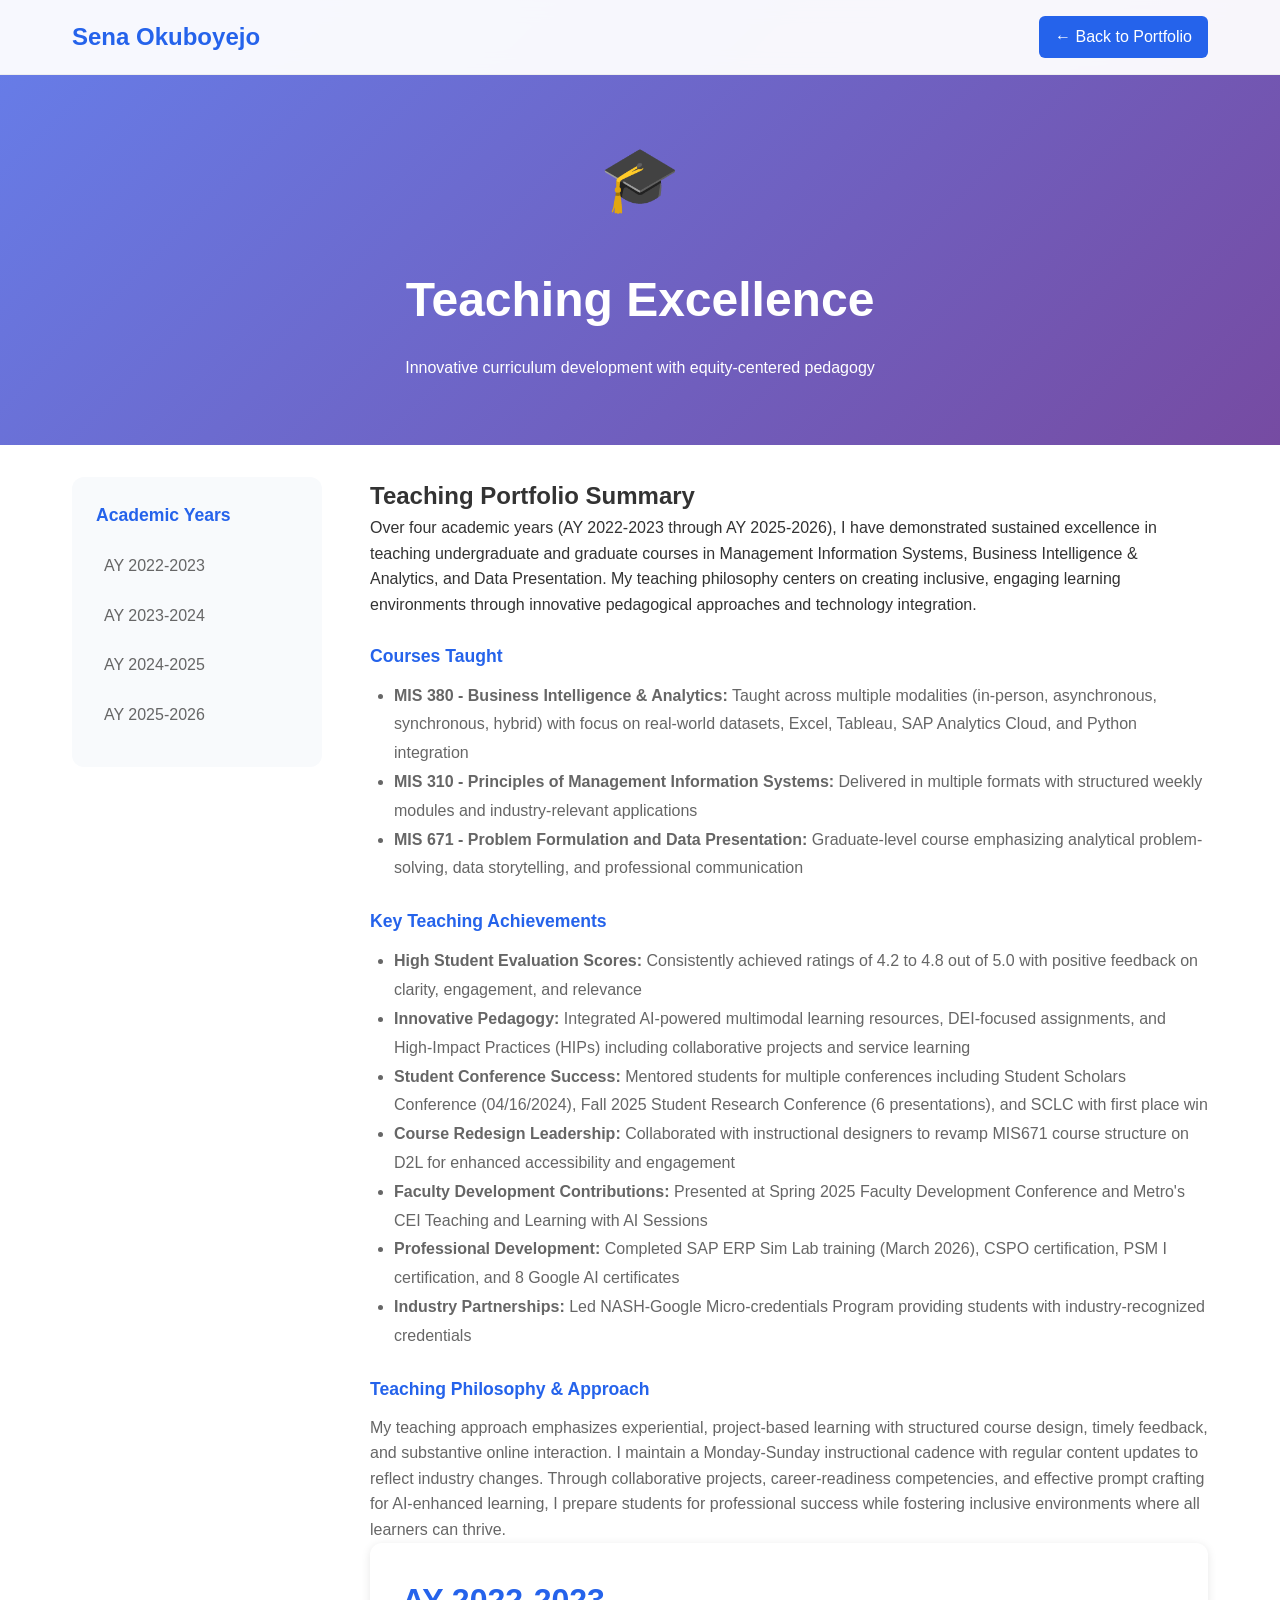
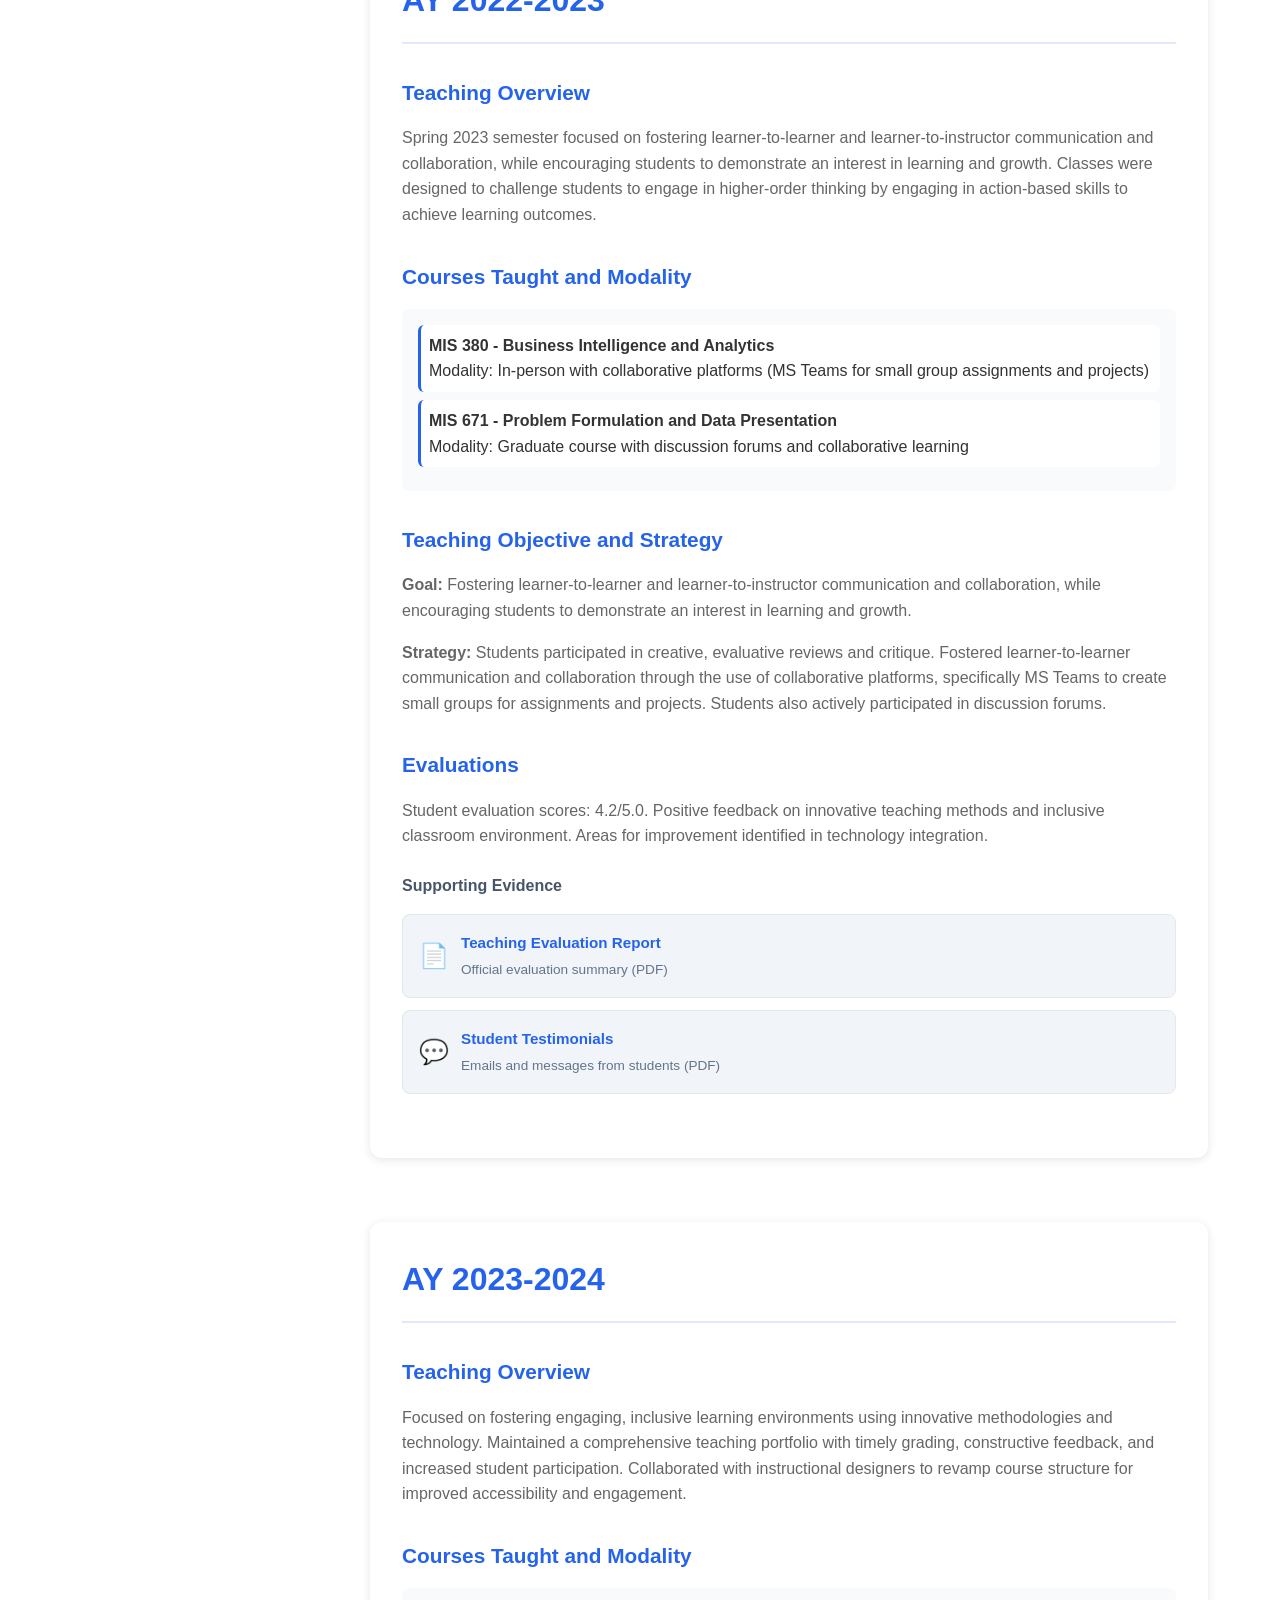
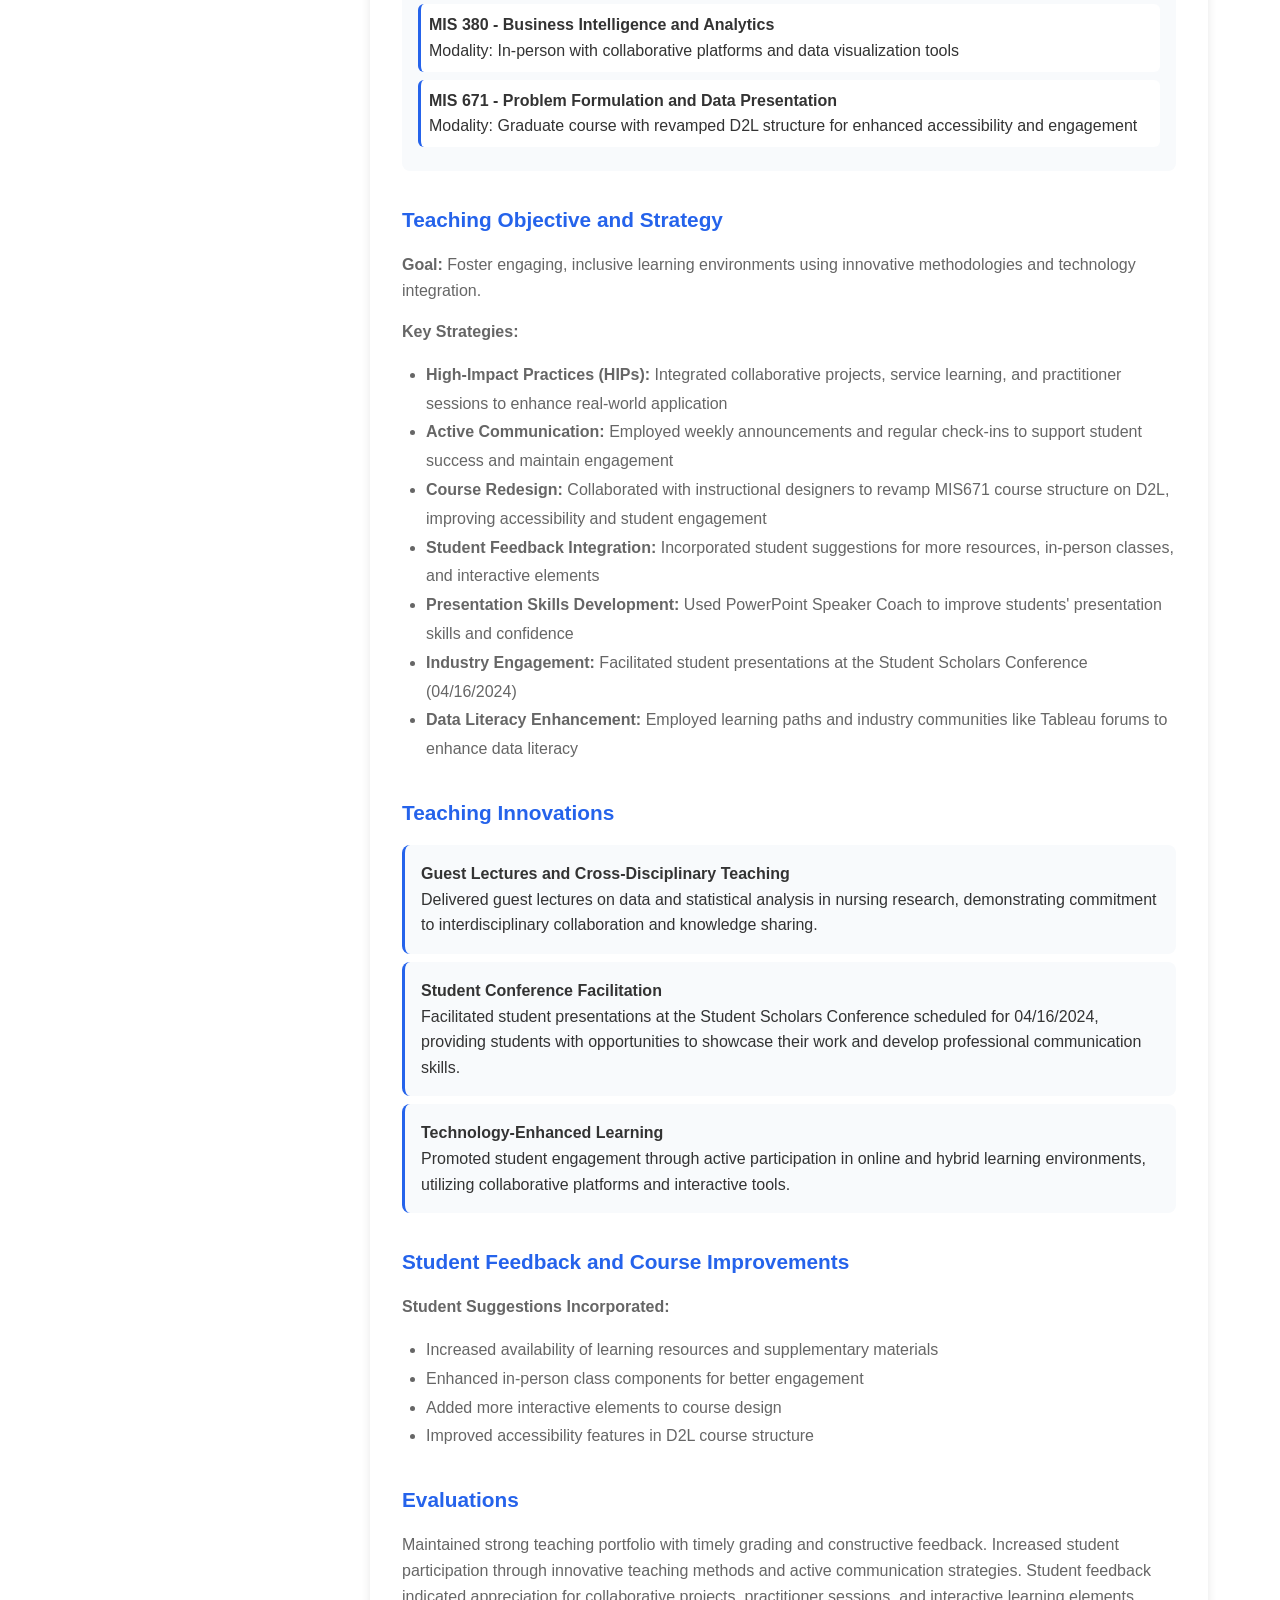
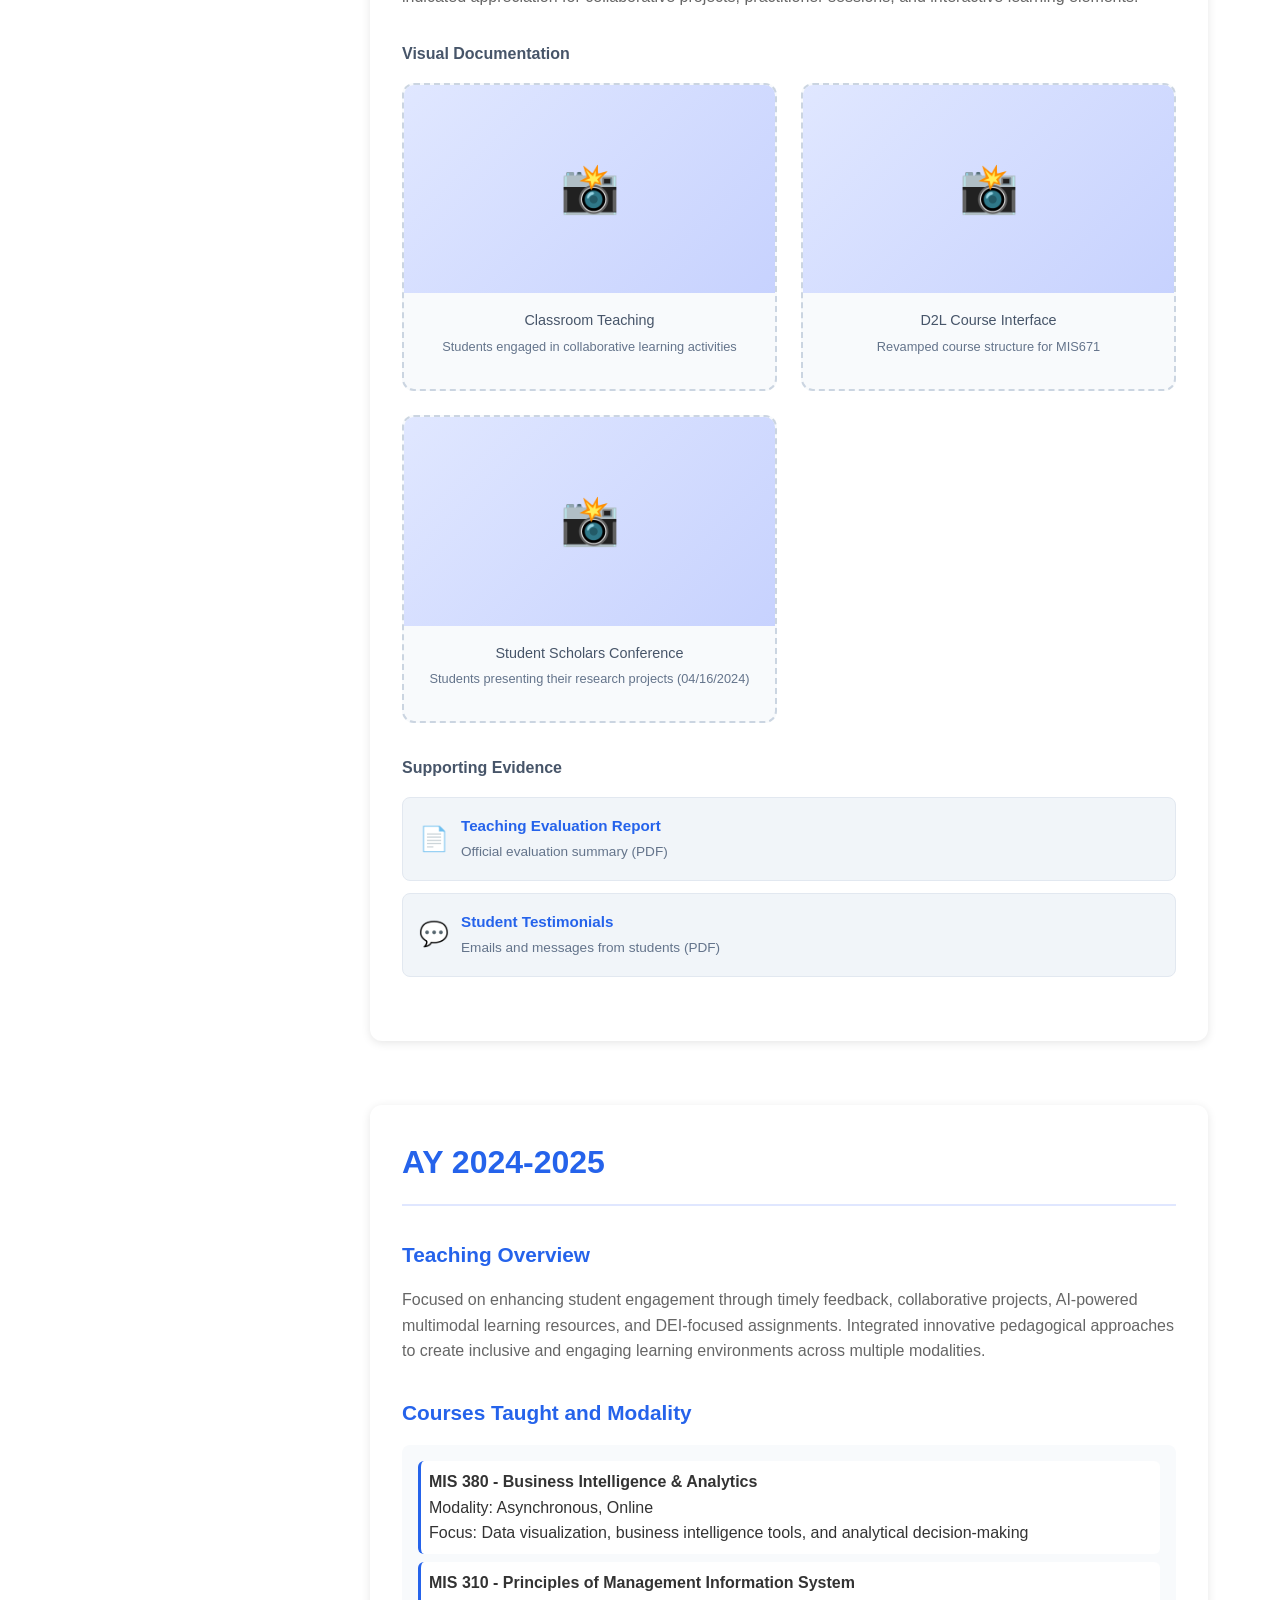
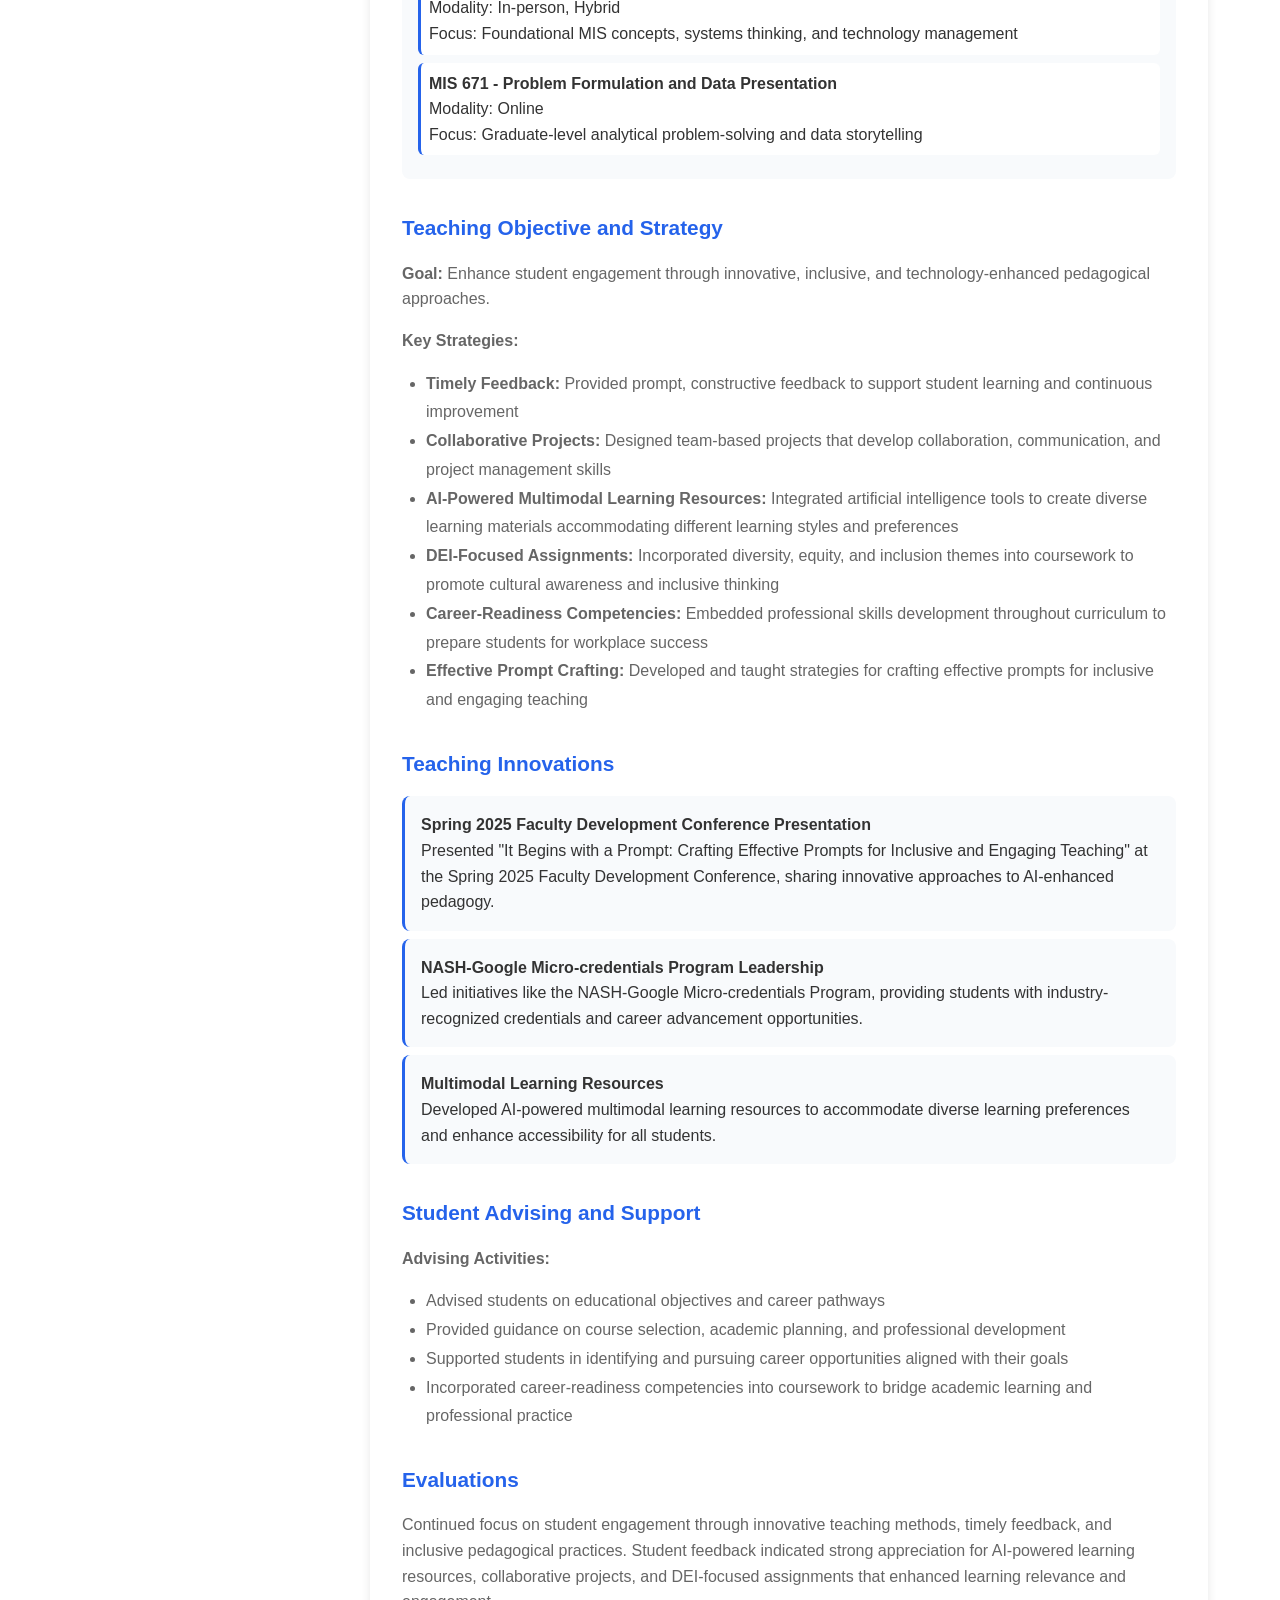
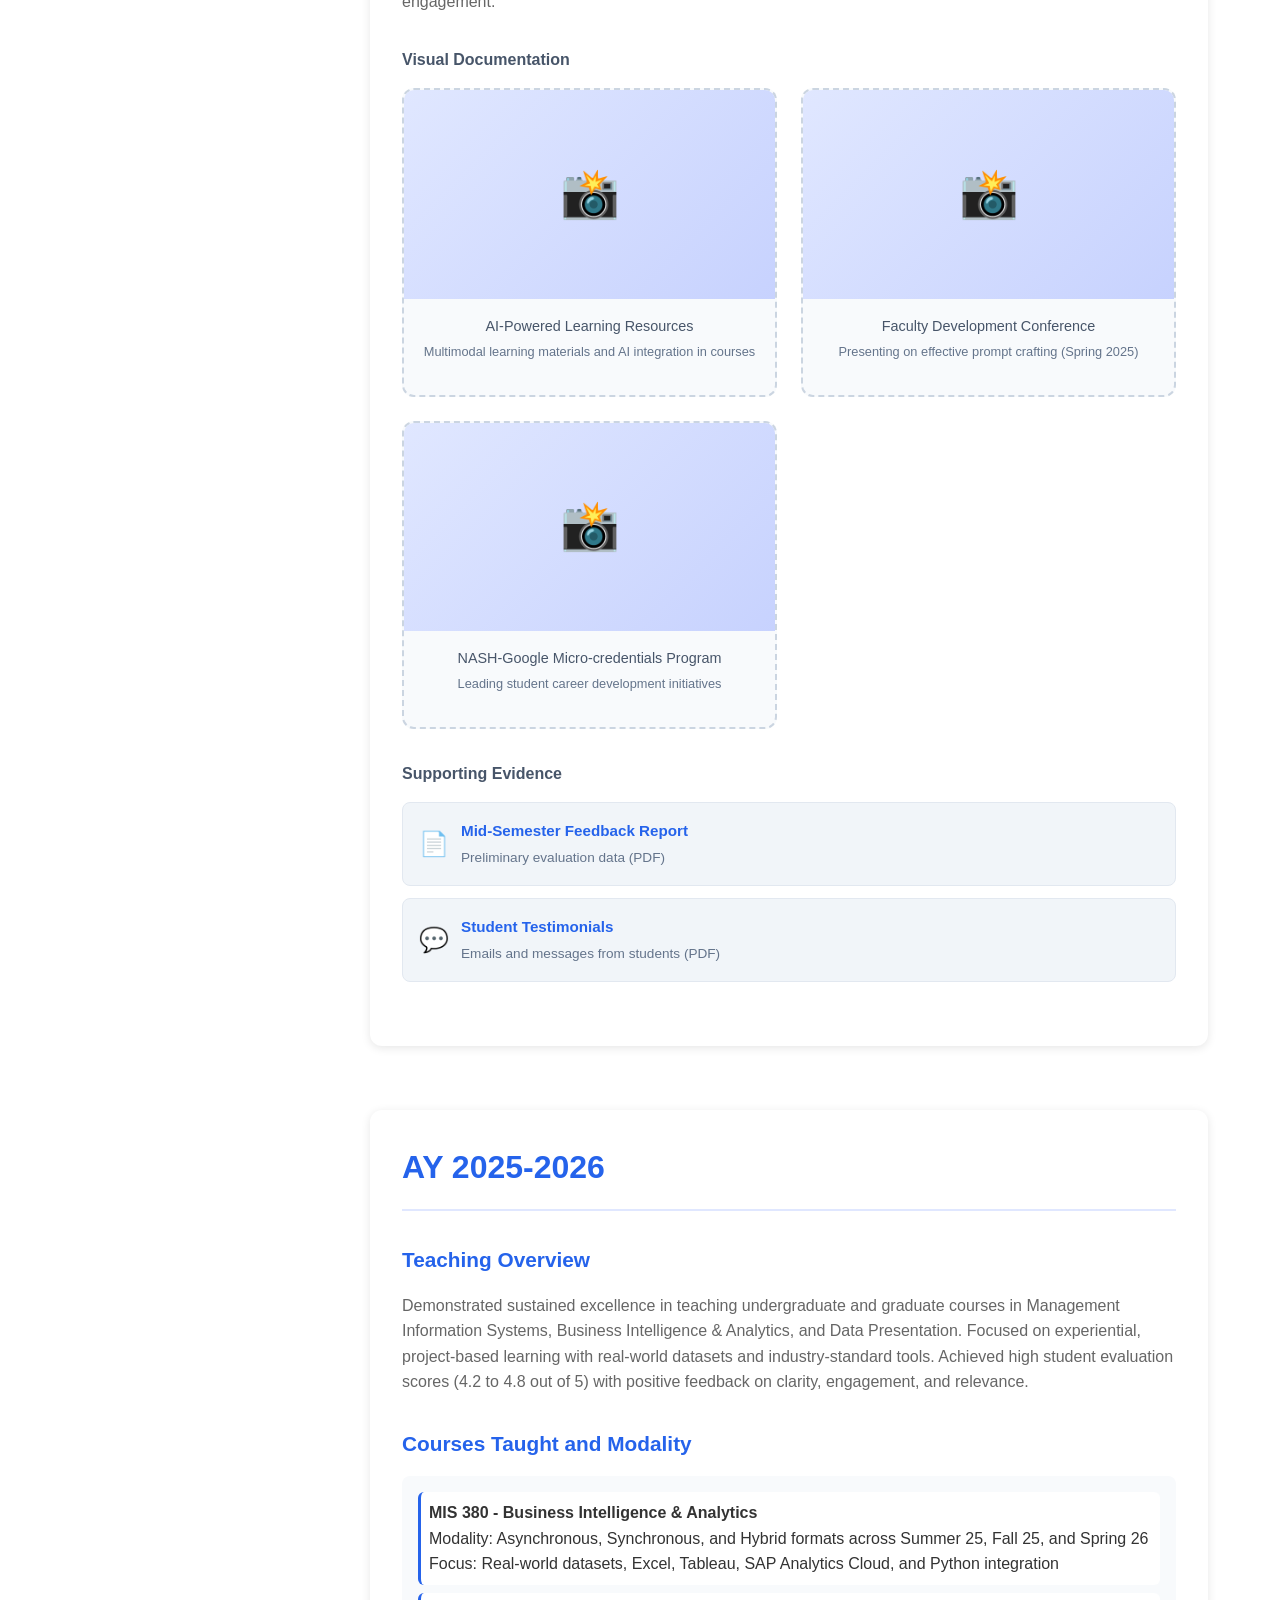
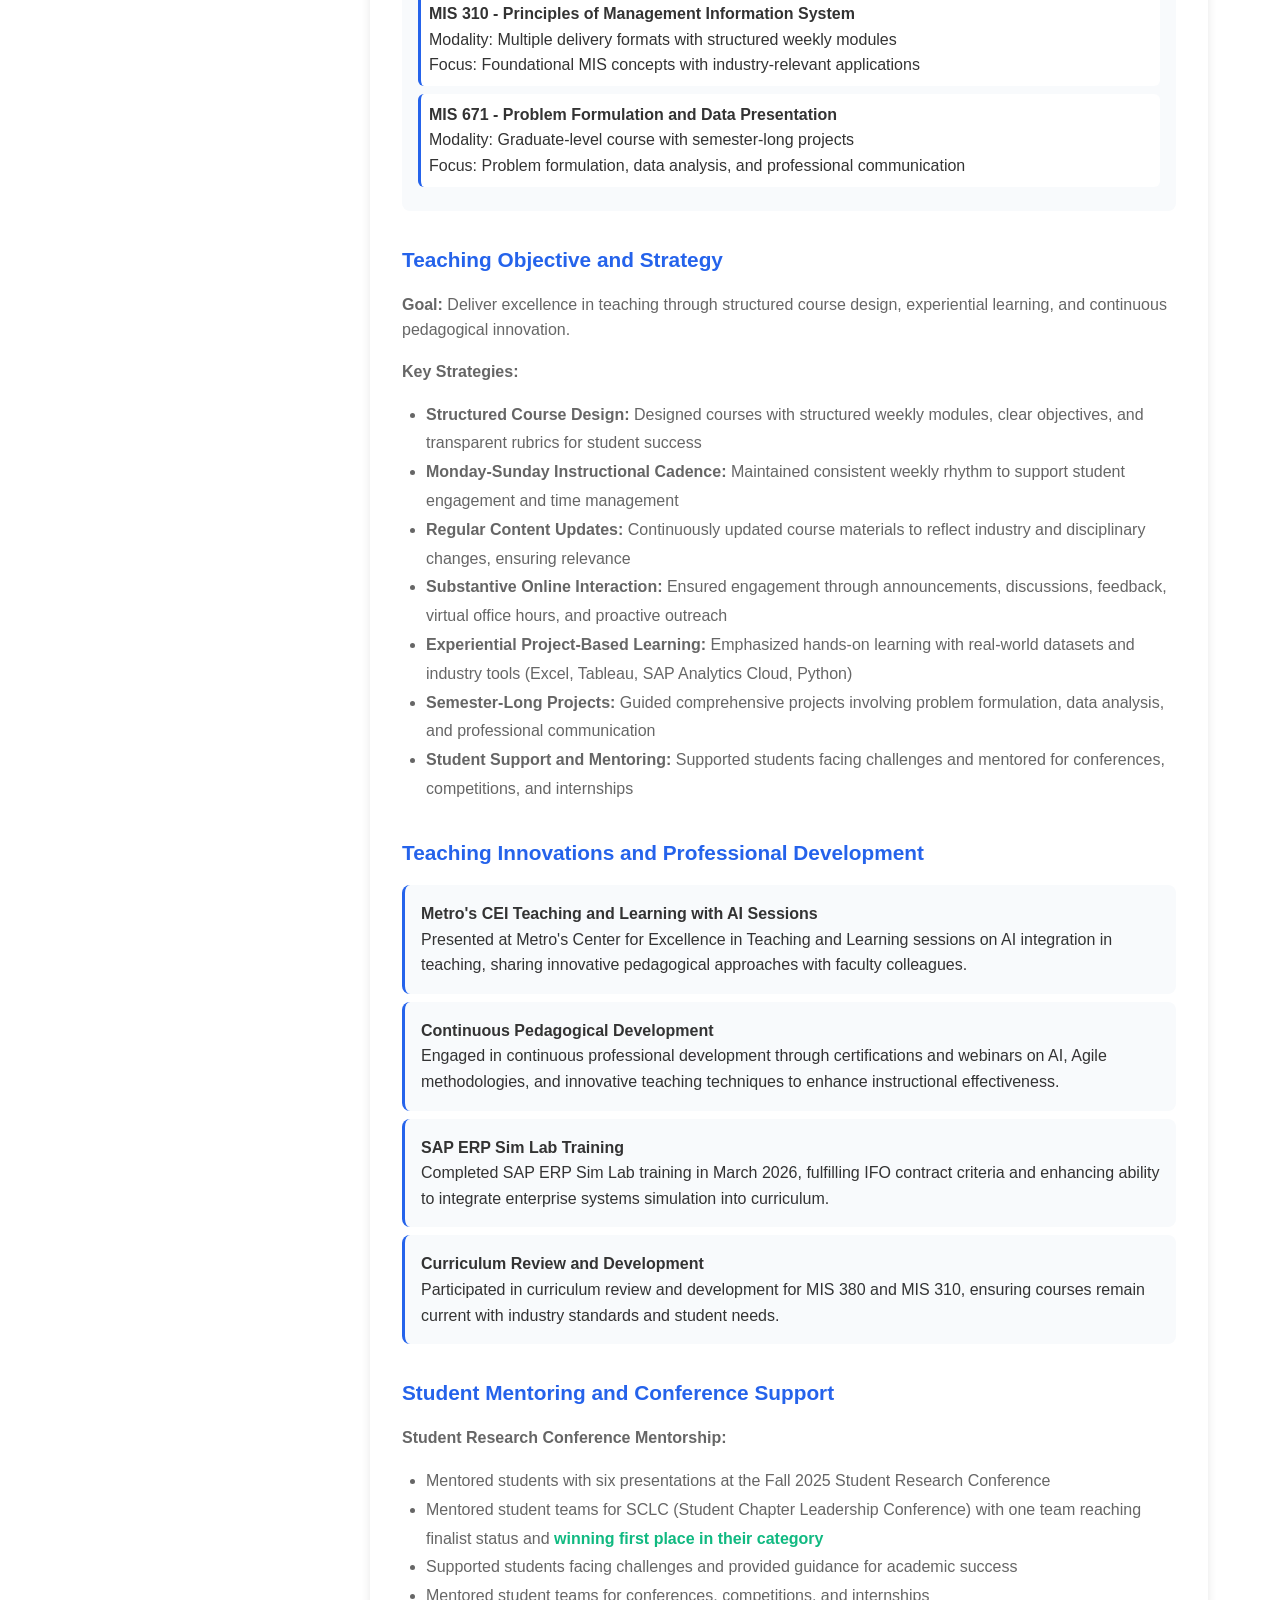
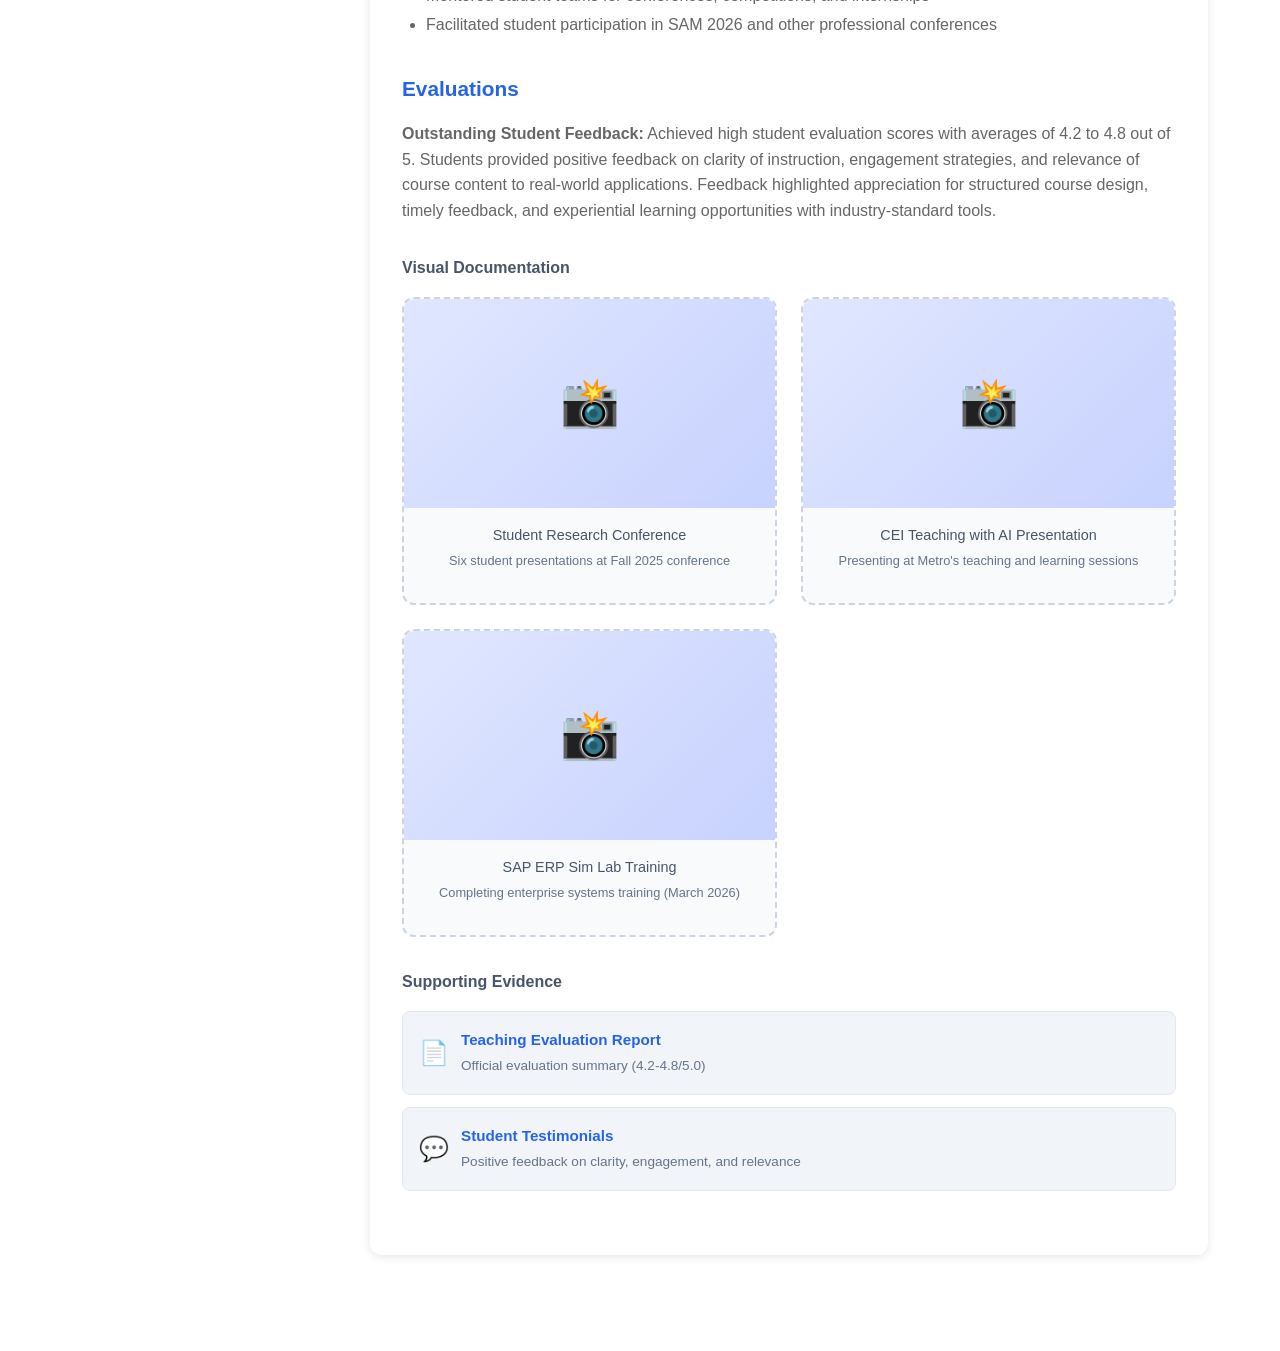
<file: teaching.html>
<!DOCTYPE html>
<html lang="en">
<head>
    <meta charset="UTF-8">
    <meta name="viewport" content="width=device-width, initial-scale=1.0">
    <title>Teaching - Sena Okuboyejo</title>
    <style>
        * {
            margin: 0;
            padding: 0;
            box-sizing: border-box;
        }

        body {
            font-family: -apple-system, BlinkMacSystemFont, 'Segoe UI', Roboto, sans-serif;
            line-height: 1.6;
            color: #333;
            background: #fff;
        }

        header {
            position: fixed;
            top: 0;
            width: 100%;
            background: rgba(255, 255, 255, 0.95);
            backdrop-filter: blur(10px);
            z-index: 1000;
            padding: 1rem 0;
            border-bottom: 1px solid #eee;
        }

        nav {
            max-width: 1200px;
            margin: 0 auto;
            display: flex;
            justify-content: space-between;
            align-items: center;
            padding: 0 2rem;
        }

        .logo {
            font-size: 1.5rem;
            font-weight: 700;
            color: #2563eb;
            text-decoration: none;
        }

        .back-btn {
            background: #2563eb;
            color: white;
            padding: 0.5rem 1rem;
            border-radius: 6px;
            text-decoration: none;
            font-weight: 500;
        }

        .hero {
            padding: 8rem 2rem 4rem;
            background: linear-gradient(135deg, #667eea 0%, #764ba2 100%);
            color: white;
            text-align: center;
        }

        .hero h1 {
            font-size: 3rem;
            margin-bottom: 1rem;
        }

        .hero-icon {
            font-size: 4rem;
            margin-bottom: 2rem;
        }

        .content {
            max-width: 1200px;
            margin: 0 auto;
            padding: 2rem;
            display: grid;
            grid-template-columns: 250px 1fr;
            gap: 3rem;
        }

        .sidebar {
            position: sticky;
            top: 120px;
            height: fit-content;
        }

        .year-nav {
            background: #f8fafc;
            border-radius: 12px;
            padding: 1.5rem;
        }

        .year-nav h3 {
            color: #2563eb;
            margin-bottom: 1rem;
            font-size: 1.1rem;
        }

        .year-nav ul {
            list-style: none;
        }

        .year-nav li {
            margin-bottom: 0.5rem;
        }

        .year-nav a {
            color: #666;
            text-decoration: none;
            padding: 0.5rem;
            display: block;
            border-radius: 6px;
            transition: all 0.3s;
        }

        .year-nav a:hover,
        .year-nav a.active {
            background: #2563eb;
            color: white;
        }

        .main-content {
            min-height: 100vh;
        }

        .year-section {
            margin-bottom: 4rem;
            padding: 2rem;
            background: white;
            border-radius: 12px;
            box-shadow: 0 2px 10px rgba(0,0,0,0.1);
        }

        .year-title {
            color: #2563eb;
            font-size: 2rem;
            margin-bottom: 2rem;
            border-bottom: 2px solid #e0e7ff;
            padding-bottom: 1rem;
        }

        .subsection {
            margin-bottom: 2rem;
        }

        .subsection h3 {
            color: #2563eb;
            margin-bottom: 1rem;
            font-size: 1.3rem;
        }

        .subsection p {
            margin-bottom: 1rem;
            color: #666;
        }

        .course-list {
            background: #f8fafc;
            padding: 1rem;
            border-radius: 8px;
            margin: 1rem 0;
        }

        .course-item {
            margin-bottom: 0.5rem;
            padding: 0.5rem;
            background: white;
            border-radius: 6px;
            border-left: 3px solid #2563eb;
        }

        @media (max-width: 768px) {
            .content {
                grid-template-columns: 1fr;
                gap: 1rem;
            }
            
            .sidebar {
                position: static;
            }
            
            .hero h1 {
                font-size: 2rem;
            }
            
            .hero-icon {
                font-size: 3rem;
            }
            
            nav {
                padding: 0 1rem;
            }
        }
    </style>
</head>
<body>
    <header>
        <nav>
            <a href="index.html" class="logo">Sena Okuboyejo</a>
            <a href="index.html" class="back-btn">← Back to Portfolio</a>
        </nav>
    </header>

    <section class="hero">
        <div class="hero-icon">🎓</div>
        <h1>Teaching Excellence</h1>
        <p>Innovative curriculum development with equity-centered pedagogy</p>
    </section>

    <div class="content">
        <div class="sidebar">
            <div class="year-nav">
                <h3>Academic Years</h3>
                <ul>
                    <li><a href="#ay2022-2023" class="active">AY 2022-2023</a></li>
                    <li><a href="#ay2023-2024">AY 2023-2024</a></li>
                    <li><a href="#ay2024-2025">AY 2024-2025</a></li>
                    <li><a href="#ay2025-2026">AY 2025-2026</a></li>
                </ul>
            </div>
        </div>

        <div class="main-content">
            <div class="overview">
                <h2>Teaching Portfolio Summary</h2>
                <p style="margin-bottom: 1rem;">Over four academic years (AY 2022-2023 through AY 2025-2026), I have demonstrated sustained excellence in teaching undergraduate and graduate courses in Management Information Systems, Business Intelligence & Analytics, and Data Presentation. My teaching philosophy centers on creating inclusive, engaging learning environments through innovative pedagogical approaches and technology integration.</p>
                
                <h3 style="color: #2563eb; font-size: 1.1rem; margin-top: 1.5rem; margin-bottom: 0.75rem;">Courses Taught</h3>
                <ul style="margin-left: 1.5rem; color: #666; line-height: 1.8;">
                    <li><strong>MIS 380 - Business Intelligence & Analytics:</strong> Taught across multiple modalities (in-person, asynchronous, synchronous, hybrid) with focus on real-world datasets, Excel, Tableau, SAP Analytics Cloud, and Python integration</li>
                    <li><strong>MIS 310 - Principles of Management Information Systems:</strong> Delivered in multiple formats with structured weekly modules and industry-relevant applications</li>
                    <li><strong>MIS 671 - Problem Formulation and Data Presentation:</strong> Graduate-level course emphasizing analytical problem-solving, data storytelling, and professional communication</li>
                </ul>
                
                <h3 style="color: #2563eb; font-size: 1.1rem; margin-top: 1.5rem; margin-bottom: 0.75rem;">Key Teaching Achievements</h3>
                <ul style="margin-left: 1.5rem; color: #666; line-height: 1.8;">
                    <li><strong>High Student Evaluation Scores:</strong> Consistently achieved ratings of 4.2 to 4.8 out of 5.0 with positive feedback on clarity, engagement, and relevance</li>
                    <li><strong>Innovative Pedagogy:</strong> Integrated AI-powered multimodal learning resources, DEI-focused assignments, and High-Impact Practices (HIPs) including collaborative projects and service learning</li>
                    <li><strong>Student Conference Success:</strong> Mentored students for multiple conferences including Student Scholars Conference (04/16/2024), Fall 2025 Student Research Conference (6 presentations), and SCLC with first place win</li>
                    <li><strong>Course Redesign Leadership:</strong> Collaborated with instructional designers to revamp MIS671 course structure on D2L for enhanced accessibility and engagement</li>
                    <li><strong>Faculty Development Contributions:</strong> Presented at Spring 2025 Faculty Development Conference and Metro's CEI Teaching and Learning with AI Sessions</li>
                    <li><strong>Professional Development:</strong> Completed SAP ERP Sim Lab training (March 2026), CSPO certification, PSM I certification, and 8 Google AI certificates</li>
                    <li><strong>Industry Partnerships:</strong> Led NASH-Google Micro-credentials Program providing students with industry-recognized credentials</li>
                </ul>
                
                <h3 style="color: #2563eb; font-size: 1.1rem; margin-top: 1.5rem; margin-bottom: 0.75rem;">Teaching Philosophy & Approach</h3>
                <p style="color: #666;">My teaching approach emphasizes experiential, project-based learning with structured course design, timely feedback, and substantive online interaction. I maintain a Monday-Sunday instructional cadence with regular content updates to reflect industry changes. Through collaborative projects, career-readiness competencies, and effective prompt crafting for AI-enhanced learning, I prepare students for professional success while fostering inclusive environments where all learners can thrive.</p>
            </div>

            <div id="ay2022-2023" class="year-section">
                <h2 class="year-title">AY 2022-2023</h2>
                
                <div class="subsection">
                    <h3>Teaching Overview</h3>
                    <p>Spring 2023 semester focused on fostering learner-to-learner and learner-to-instructor communication and collaboration, while encouraging students to demonstrate an interest in learning and growth. Classes were designed to challenge students to engage in higher-order thinking by engaging in action-based skills to achieve learning outcomes.</p>
                </div>

                <div class="subsection">
                    <h3>Courses Taught and Modality</h3>
                    <div class="course-list">
                        <div class="course-item">
                            <strong>MIS 380 - Business Intelligence and Analytics</strong><br>
                            Modality: In-person with collaborative platforms (MS Teams for small group assignments and projects)
                        </div>
                        <div class="course-item">
                            <strong>MIS 671 - Problem Formulation and Data Presentation</strong><br>
                            Modality: Graduate course with discussion forums and collaborative learning
                        </div>
                    </div>
                </div>

                <div class="subsection">
                    <h3>Teaching Objective and Strategy</h3>
                    <p><strong>Goal:</strong> Fostering learner-to-learner and learner-to-instructor communication and collaboration, while encouraging students to demonstrate an interest in learning and growth.</p>
                    <p><strong>Strategy:</strong> Students participated in creative, evaluative reviews and critique. Fostered learner-to-learner communication and collaboration through the use of collaborative platforms, specifically MS Teams to create small groups for assignments and projects. Students also actively participated in discussion forums.</p>
                </div>

                <div class="subsection">
                    <h3>Evaluations</h3>
                    <p>Student evaluation scores: 4.2/5.0. Positive feedback on innovative teaching methods and inclusive classroom environment. Areas for improvement identified in technology integration.</p>
                    
                    <div style="margin-top: 1.5rem;">
                        <h4 style="color: #475569; font-size: 1rem; margin-bottom: 1rem;">Supporting Evidence</h4>
                        <div style="display: flex; flex-direction: column; gap: 0.75rem;">
                            <a href="#" class="evidence-link" style="display: flex; align-items: center; gap: 0.75rem; padding: 1rem; background: #f1f5f9; border-radius: 8px; text-decoration: none; color: #2563eb; border: 1px solid #e2e8f0; transition: all 0.3s;">
                                <span style="font-size: 1.5rem;">📄</span>
                                <div>
                                    <strong style="display: block; font-size: 0.95rem;">Teaching Evaluation Report</strong>
                                    <span style="font-size: 0.85rem; color: #64748b;">Official evaluation summary (PDF)</span>
                                </div>
                            </a>
                            <a href="#" class="evidence-link" style="display: flex; align-items: center; gap: 0.75rem; padding: 1rem; background: #f1f5f9; border-radius: 8px; text-decoration: none; color: #2563eb; border: 1px solid #e2e8f0; transition: all 0.3s;">
                                <span style="font-size: 1.5rem;">💬</span>
                                <div>
                                    <strong style="display: block; font-size: 0.95rem;">Student Testimonials</strong>
                                    <span style="font-size: 0.85rem; color: #64748b;">Emails and messages from students (PDF)</span>
                                </div>
                            </a>
                        </div>
                    </div>
                </div>
            </div>

            <div id="ay2023-2024" class="year-section">
                <h2 class="year-title">AY 2023-2024</h2>
                
                <div class="subsection">
                    <h3>Teaching Overview</h3>
                    <p>Focused on fostering engaging, inclusive learning environments using innovative methodologies and technology. Maintained a comprehensive teaching portfolio with timely grading, constructive feedback, and increased student participation. Collaborated with instructional designers to revamp course structure for improved accessibility and engagement.</p>
                </div>

                <div class="subsection">
                    <h3>Courses Taught and Modality</h3>
                    <div class="course-list">
                        <div class="course-item">
                            <strong>MIS 380 - Business Intelligence and Analytics</strong><br>
                            Modality: In-person with collaborative platforms and data visualization tools
                        </div>
                        <div class="course-item">
                            <strong>MIS 671 - Problem Formulation and Data Presentation</strong><br>
                            Modality: Graduate course with revamped D2L structure for enhanced accessibility and engagement
                        </div>
                    </div>
                </div>

                <div class="subsection">
                    <h3>Teaching Objective and Strategy</h3>
                    <p><strong>Goal:</strong> Foster engaging, inclusive learning environments using innovative methodologies and technology integration.</p>
                    <p><strong>Key Strategies:</strong></p>
                    <ul style="margin-left: 1.5rem; color: #666; line-height: 1.8;">
                        <li><strong>High-Impact Practices (HIPs):</strong> Integrated collaborative projects, service learning, and practitioner sessions to enhance real-world application</li>
                        <li><strong>Active Communication:</strong> Employed weekly announcements and regular check-ins to support student success and maintain engagement</li>
                        <li><strong>Course Redesign:</strong> Collaborated with instructional designers to revamp MIS671 course structure on D2L, improving accessibility and student engagement</li>
                        <li><strong>Student Feedback Integration:</strong> Incorporated student suggestions for more resources, in-person classes, and interactive elements</li>
                        <li><strong>Presentation Skills Development:</strong> Used PowerPoint Speaker Coach to improve students' presentation skills and confidence</li>
                        <li><strong>Industry Engagement:</strong> Facilitated student presentations at the Student Scholars Conference (04/16/2024)</li>
                        <li><strong>Data Literacy Enhancement:</strong> Employed learning paths and industry communities like Tableau forums to enhance data literacy</li>
                    </ul>
                </div>

                <div class="subsection">
                    <h3>Teaching Innovations</h3>
                    <div class="service-item" style="background: #f8fafc; padding: 1rem; margin: 0.5rem 0; border-radius: 8px; border-left: 3px solid #2563eb;">
                        <strong>Guest Lectures and Cross-Disciplinary Teaching</strong><br>
                        Delivered guest lectures on data and statistical analysis in nursing research, demonstrating commitment to interdisciplinary collaboration and knowledge sharing.
                    </div>
                    <div class="service-item" style="background: #f8fafc; padding: 1rem; margin: 0.5rem 0; border-radius: 8px; border-left: 3px solid #2563eb;">
                        <strong>Student Conference Facilitation</strong><br>
                        Facilitated student presentations at the Student Scholars Conference scheduled for 04/16/2024, providing students with opportunities to showcase their work and develop professional communication skills.
                    </div>
                    <div class="service-item" style="background: #f8fafc; padding: 1rem; margin: 0.5rem 0; border-radius: 8px; border-left: 3px solid #2563eb;">
                        <strong>Technology-Enhanced Learning</strong><br>
                        Promoted student engagement through active participation in online and hybrid learning environments, utilizing collaborative platforms and interactive tools.
                    </div>
                </div>

                <div class="subsection">
                    <h3>Student Feedback and Course Improvements</h3>
                    <p><strong>Student Suggestions Incorporated:</strong></p>
                    <ul style="margin-left: 1.5rem; color: #666; line-height: 1.8;">
                        <li>Increased availability of learning resources and supplementary materials</li>
                        <li>Enhanced in-person class components for better engagement</li>
                        <li>Added more interactive elements to course design</li>
                        <li>Improved accessibility features in D2L course structure</li>
                    </ul>
                </div>

                <div class="subsection">
                    <h3>Evaluations</h3>
                    <p>Maintained strong teaching portfolio with timely grading and constructive feedback. Increased student participation through innovative teaching methods and active communication strategies. Student feedback indicated appreciation for collaborative projects, practitioner sessions, and interactive learning elements.</p>
                    
                    <div style="margin-top: 2rem; margin-bottom: 2rem;">
                        <h4 style="color: #475569; font-size: 1rem; margin-bottom: 1rem;">Visual Documentation</h4>
                        <div style="display: grid; grid-template-columns: repeat(auto-fit, minmax(300px, 1fr)); gap: 1.5rem;">
                            <div style="background: #f8fafc; border-radius: 12px; overflow: hidden; border: 2px dashed #cbd5e1;">
                                <div style="aspect-ratio: 16/9; background: linear-gradient(135deg, #e0e7ff 0%, #c7d2fe 100%); display: flex; align-items: center; justify-content: center; color: #64748b; font-size: 3rem;">📸</div>
                                <div style="padding: 1rem; text-align: center;">
                                    <p style="font-size: 0.9rem; color: #475569; font-weight: 500; margin-bottom: 0.25rem;">Classroom Teaching</p>
                                    <p style="font-size: 0.8rem; color: #64748b;">Students engaged in collaborative learning activities</p>
                                </div>
                            </div>
                            <div style="background: #f8fafc; border-radius: 12px; overflow: hidden; border: 2px dashed #cbd5e1;">
                                <div style="aspect-ratio: 16/9; background: linear-gradient(135deg, #e0e7ff 0%, #c7d2fe 100%); display: flex; align-items: center; justify-content: center; color: #64748b; font-size: 3rem;">📸</div>
                                <div style="padding: 1rem; text-align: center;">
                                    <p style="font-size: 0.9rem; color: #475569; font-weight: 500; margin-bottom: 0.25rem;">D2L Course Interface</p>
                                    <p style="font-size: 0.8rem; color: #64748b;">Revamped course structure for MIS671</p>
                                </div>
                            </div>
                            <div style="background: #f8fafc; border-radius: 12px; overflow: hidden; border: 2px dashed #cbd5e1;">
                                <div style="aspect-ratio: 16/9; background: linear-gradient(135deg, #e0e7ff 0%, #c7d2fe 100%); display: flex; align-items: center; justify-content: center; color: #64748b; font-size: 3rem;">📸</div>
                                <div style="padding: 1rem; text-align: center;">
                                    <p style="font-size: 0.9rem; color: #475569; font-weight: 500; margin-bottom: 0.25rem;">Student Scholars Conference</p>
                                    <p style="font-size: 0.8rem; color: #64748b;">Students presenting their research projects (04/16/2024)</p>
                                </div>
                            </div>
                        </div>
                    </div>
                    
                    <div style="margin-top: 1.5rem;">
                        <h4 style="color: #475569; font-size: 1rem; margin-bottom: 1rem;">Supporting Evidence</h4>
                        <div style="display: flex; flex-direction: column; gap: 0.75rem;">
                            <a href="#" class="evidence-link" style="display: flex; align-items: center; gap: 0.75rem; padding: 1rem; background: #f1f5f9; border-radius: 8px; text-decoration: none; color: #2563eb; border: 1px solid #e2e8f0; transition: all 0.3s;">
                                <span style="font-size: 1.5rem;">📄</span>
                                <div>
                                    <strong style="display: block; font-size: 0.95rem;">Teaching Evaluation Report</strong>
                                    <span style="font-size: 0.85rem; color: #64748b;">Official evaluation summary (PDF)</span>
                                </div>
                            </a>
                            <a href="#" class="evidence-link" style="display: flex; align-items: center; gap: 0.75rem; padding: 1rem; background: #f1f5f9; border-radius: 8px; text-decoration: none; color: #2563eb; border: 1px solid #e2e8f0; transition: all 0.3s;">
                                <span style="font-size: 1.5rem;">💬</span>
                                <div>
                                    <strong style="display: block; font-size: 0.95rem;">Student Testimonials</strong>
                                    <span style="font-size: 0.85rem; color: #64748b;">Emails and messages from students (PDF)</span>
                                </div>
                            </a>
                        </div>
                    </div>
                </div>
            </div>

            <div id="ay2024-2025" class="year-section">
                <h2 class="year-title">AY 2024-2025</h2>
                
                <div class="subsection">
                    <h3>Teaching Overview</h3>
                    <p>Focused on enhancing student engagement through timely feedback, collaborative projects, AI-powered multimodal learning resources, and DEI-focused assignments. Integrated innovative pedagogical approaches to create inclusive and engaging learning environments across multiple modalities.</p>
                </div>

                <div class="subsection">
                    <h3>Courses Taught and Modality</h3>
                    <div class="course-list">
                        <div class="course-item">
                            <strong>MIS 380 - Business Intelligence & Analytics</strong><br>
                            Modality: Asynchronous, Online<br>
                            Focus: Data visualization, business intelligence tools, and analytical decision-making
                        </div>
                        <div class="course-item">
                            <strong>MIS 310 - Principles of Management Information System</strong><br>
                            Modality: In-person, Hybrid<br>
                            Focus: Foundational MIS concepts, systems thinking, and technology management
                        </div>
                        <div class="course-item">
                            <strong>MIS 671 - Problem Formulation and Data Presentation</strong><br>
                            Modality: Online<br>
                            Focus: Graduate-level analytical problem-solving and data storytelling
                        </div>
                    </div>
                </div>

                <div class="subsection">
                    <h3>Teaching Objective and Strategy</h3>
                    <p><strong>Goal:</strong> Enhance student engagement through innovative, inclusive, and technology-enhanced pedagogical approaches.</p>
                    <p><strong>Key Strategies:</strong></p>
                    <ul style="margin-left: 1.5rem; color: #666; line-height: 1.8;">
                        <li><strong>Timely Feedback:</strong> Provided prompt, constructive feedback to support student learning and continuous improvement</li>
                        <li><strong>Collaborative Projects:</strong> Designed team-based projects that develop collaboration, communication, and project management skills</li>
                        <li><strong>AI-Powered Multimodal Learning Resources:</strong> Integrated artificial intelligence tools to create diverse learning materials accommodating different learning styles and preferences</li>
                        <li><strong>DEI-Focused Assignments:</strong> Incorporated diversity, equity, and inclusion themes into coursework to promote cultural awareness and inclusive thinking</li>
                        <li><strong>Career-Readiness Competencies:</strong> Embedded professional skills development throughout curriculum to prepare students for workplace success</li>
                        <li><strong>Effective Prompt Crafting:</strong> Developed and taught strategies for crafting effective prompts for inclusive and engaging teaching</li>
                    </ul>
                </div>

                <div class="subsection">
                    <h3>Teaching Innovations</h3>
                    <div class="service-item" style="background: #f8fafc; padding: 1rem; margin: 0.5rem 0; border-radius: 8px; border-left: 3px solid #2563eb;">
                        <strong>Spring 2025 Faculty Development Conference Presentation</strong><br>
                        Presented "It Begins with a Prompt: Crafting Effective Prompts for Inclusive and Engaging Teaching" at the Spring 2025 Faculty Development Conference, sharing innovative approaches to AI-enhanced pedagogy.
                    </div>
                    <div class="service-item" style="background: #f8fafc; padding: 1rem; margin: 0.5rem 0; border-radius: 8px; border-left: 3px solid #2563eb;">
                        <strong>NASH-Google Micro-credentials Program Leadership</strong><br>
                        Led initiatives like the NASH-Google Micro-credentials Program, providing students with industry-recognized credentials and career advancement opportunities.
                    </div>
                    <div class="service-item" style="background: #f8fafc; padding: 1rem; margin: 0.5rem 0; border-radius: 8px; border-left: 3px solid #2563eb;">
                        <strong>Multimodal Learning Resources</strong><br>
                        Developed AI-powered multimodal learning resources to accommodate diverse learning preferences and enhance accessibility for all students.
                    </div>
                </div>

                <div class="subsection">
                    <h3>Student Advising and Support</h3>
                    <p><strong>Advising Activities:</strong></p>
                    <ul style="margin-left: 1.5rem; color: #666; line-height: 1.8;">
                        <li>Advised students on educational objectives and career pathways</li>
                        <li>Provided guidance on course selection, academic planning, and professional development</li>
                        <li>Supported students in identifying and pursuing career opportunities aligned with their goals</li>
                        <li>Incorporated career-readiness competencies into coursework to bridge academic learning and professional practice</li>
                    </ul>
                </div>

                <div class="subsection">
                    <h3>Evaluations</h3>
                    <p>Continued focus on student engagement through innovative teaching methods, timely feedback, and inclusive pedagogical practices. Student feedback indicated strong appreciation for AI-powered learning resources, collaborative projects, and DEI-focused assignments that enhanced learning relevance and engagement.</p>
                    
                    <div style="margin-top: 2rem; margin-bottom: 2rem;">
                        <h4 style="color: #475569; font-size: 1rem; margin-bottom: 1rem;">Visual Documentation</h4>
                        <div style="display: grid; grid-template-columns: repeat(auto-fit, minmax(300px, 1fr)); gap: 1.5rem;">
                            <div style="background: #f8fafc; border-radius: 12px; overflow: hidden; border: 2px dashed #cbd5e1;">
                                <div style="aspect-ratio: 16/9; background: linear-gradient(135deg, #e0e7ff 0%, #c7d2fe 100%); display: flex; align-items: center; justify-content: center; color: #64748b; font-size: 3rem;">📸</div>
                                <div style="padding: 1rem; text-align: center;">
                                    <p style="font-size: 0.9rem; color: #475569; font-weight: 500; margin-bottom: 0.25rem;">AI-Powered Learning Resources</p>
                                    <p style="font-size: 0.8rem; color: #64748b;">Multimodal learning materials and AI integration in courses</p>
                                </div>
                            </div>
                            <div style="background: #f8fafc; border-radius: 12px; overflow: hidden; border: 2px dashed #cbd5e1;">
                                <div style="aspect-ratio: 16/9; background: linear-gradient(135deg, #e0e7ff 0%, #c7d2fe 100%); display: flex; align-items: center; justify-content: center; color: #64748b; font-size: 3rem;">📸</div>
                                <div style="padding: 1rem; text-align: center;">
                                    <p style="font-size: 0.9rem; color: #475569; font-weight: 500; margin-bottom: 0.25rem;">Faculty Development Conference</p>
                                    <p style="font-size: 0.8rem; color: #64748b;">Presenting on effective prompt crafting (Spring 2025)</p>
                                </div>
                            </div>
                            <div style="background: #f8fafc; border-radius: 12px; overflow: hidden; border: 2px dashed #cbd5e1;">
                                <div style="aspect-ratio: 16/9; background: linear-gradient(135deg, #e0e7ff 0%, #c7d2fe 100%); display: flex; align-items: center; justify-content: center; color: #64748b; font-size: 3rem;">📸</div>
                                <div style="padding: 1rem; text-align: center;">
                                    <p style="font-size: 0.9rem; color: #475569; font-weight: 500; margin-bottom: 0.25rem;">NASH-Google Micro-credentials Program</p>
                                    <p style="font-size: 0.8rem; color: #64748b;">Leading student career development initiatives</p>
                                </div>
                            </div>
                        </div>
                    </div>
                    
                    <div style="margin-top: 1.5rem;">
                        <h4 style="color: #475569; font-size: 1rem; margin-bottom: 1rem;">Supporting Evidence</h4>
                        <div style="display: flex; flex-direction: column; gap: 0.75rem;">
                            <a href="#" class="evidence-link" style="display: flex; align-items: center; gap: 0.75rem; padding: 1rem; background: #f1f5f9; border-radius: 8px; text-decoration: none; color: #2563eb; border: 1px solid #e2e8f0; transition: all 0.3s;">
                                <span style="font-size: 1.5rem;">📄</span>
                                <div>
                                    <strong style="display: block; font-size: 0.95rem;">Mid-Semester Feedback Report</strong>
                                    <span style="font-size: 0.85rem; color: #64748b;">Preliminary evaluation data (PDF)</span>
                                </div>
                            </a>
                            <a href="#" class="evidence-link" style="display: flex; align-items: center; gap: 0.75rem; padding: 1rem; background: #f1f5f9; border-radius: 8px; text-decoration: none; color: #2563eb; border: 1px solid #e2e8f0; transition: all 0.3s;">
                                <span style="font-size: 1.5rem;">💬</span>
                                <div>
                                    <strong style="display: block; font-size: 0.95rem;">Student Testimonials</strong>
                                    <span style="font-size: 0.85rem; color: #64748b;">Emails and messages from students (PDF)</span>
                                </div>
                            </a>
                        </div>
                    </div>
                </div>
            </div>

            <div id="ay2025-2026" class="year-section">
                <h2 class="year-title">AY 2025-2026</h2>
                
                <div class="subsection">
                    <h3>Teaching Overview</h3>
                    <p>Demonstrated sustained excellence in teaching undergraduate and graduate courses in Management Information Systems, Business Intelligence & Analytics, and Data Presentation. Focused on experiential, project-based learning with real-world datasets and industry-standard tools. Achieved high student evaluation scores (4.2 to 4.8 out of 5) with positive feedback on clarity, engagement, and relevance.</p>
                </div>

                <div class="subsection">
                    <h3>Courses Taught and Modality</h3>
                    <div class="course-list">
                        <div class="course-item">
                            <strong>MIS 380 - Business Intelligence & Analytics</strong><br>
                            Modality: Asynchronous, Synchronous, and Hybrid formats across Summer 25, Fall 25, and Spring 26<br>
                            Focus: Real-world datasets, Excel, Tableau, SAP Analytics Cloud, and Python integration
                        </div>
                        <div class="course-item">
                            <strong>MIS 310 - Principles of Management Information System</strong><br>
                            Modality: Multiple delivery formats with structured weekly modules<br>
                            Focus: Foundational MIS concepts with industry-relevant applications
                        </div>
                        <div class="course-item">
                            <strong>MIS 671 - Problem Formulation and Data Presentation</strong><br>
                            Modality: Graduate-level course with semester-long projects<br>
                            Focus: Problem formulation, data analysis, and professional communication
                        </div>
                    </div>
                </div>

                <div class="subsection">
                    <h3>Teaching Objective and Strategy</h3>
                    <p><strong>Goal:</strong> Deliver excellence in teaching through structured course design, experiential learning, and continuous pedagogical innovation.</p>
                    <p><strong>Key Strategies:</strong></p>
                    <ul style="margin-left: 1.5rem; color: #666; line-height: 1.8;">
                        <li><strong>Structured Course Design:</strong> Designed courses with structured weekly modules, clear objectives, and transparent rubrics for student success</li>
                        <li><strong>Monday-Sunday Instructional Cadence:</strong> Maintained consistent weekly rhythm to support student engagement and time management</li>
                        <li><strong>Regular Content Updates:</strong> Continuously updated course materials to reflect industry and disciplinary changes, ensuring relevance</li>
                        <li><strong>Substantive Online Interaction:</strong> Ensured engagement through announcements, discussions, feedback, virtual office hours, and proactive outreach</li>
                        <li><strong>Experiential Project-Based Learning:</strong> Emphasized hands-on learning with real-world datasets and industry tools (Excel, Tableau, SAP Analytics Cloud, Python)</li>
                        <li><strong>Semester-Long Projects:</strong> Guided comprehensive projects involving problem formulation, data analysis, and professional communication</li>
                        <li><strong>Student Support and Mentoring:</strong> Supported students facing challenges and mentored for conferences, competitions, and internships</li>
                    </ul>
                </div>

                <div class="subsection">
                    <h3>Teaching Innovations and Professional Development</h3>
                    <div class="service-item" style="background: #f8fafc; padding: 1rem; margin: 0.5rem 0; border-radius: 8px; border-left: 3px solid #2563eb;">
                        <strong>Metro's CEI Teaching and Learning with AI Sessions</strong><br>
                        Presented at Metro's Center for Excellence in Teaching and Learning sessions on AI integration in teaching, sharing innovative pedagogical approaches with faculty colleagues.
                    </div>
                    <div class="service-item" style="background: #f8fafc; padding: 1rem; margin: 0.5rem 0; border-radius: 8px; border-left: 3px solid #2563eb;">
                        <strong>Continuous Pedagogical Development</strong><br>
                        Engaged in continuous professional development through certifications and webinars on AI, Agile methodologies, and innovative teaching techniques to enhance instructional effectiveness.
                    </div>
                    <div class="service-item" style="background: #f8fafc; padding: 1rem; margin: 0.5rem 0; border-radius: 8px; border-left: 3px solid #2563eb;">
                        <strong>SAP ERP Sim Lab Training</strong><br>
                        Completed SAP ERP Sim Lab training in March 2026, fulfilling IFO contract criteria and enhancing ability to integrate enterprise systems simulation into curriculum.
                    </div>
                    <div class="service-item" style="background: #f8fafc; padding: 1rem; margin: 0.5rem 0; border-radius: 8px; border-left: 3px solid #2563eb;">
                        <strong>Curriculum Review and Development</strong><br>
                        Participated in curriculum review and development for MIS 380 and MIS 310, ensuring courses remain current with industry standards and student needs.
                    </div>
                </div>

                <div class="subsection">
                    <h3>Student Mentoring and Conference Support</h3>
                    <p><strong>Student Research Conference Mentorship:</strong></p>
                    <ul style="margin-left: 1.5rem; color: #666; line-height: 1.8;">
                        <li>Mentored students with six presentations at the Fall 2025 Student Research Conference</li>
                        <li>Mentored student teams for SCLC (Student Chapter Leadership Conference) with one team reaching finalist status and <strong style="color: #10b981;">winning first place in their category</strong></li>
                        <li>Supported students facing challenges and provided guidance for academic success</li>
                        <li>Mentored student teams for conferences, competitions, and internships</li>
                        <li>Facilitated student participation in SAM 2026 and other professional conferences</li>
                    </ul>
                </div>

                <div class="subsection">
                    <h3>Evaluations</h3>
                    <p><strong>Outstanding Student Feedback:</strong> Achieved high student evaluation scores with averages of 4.2 to 4.8 out of 5. Students provided positive feedback on clarity of instruction, engagement strategies, and relevance of course content to real-world applications. Feedback highlighted appreciation for structured course design, timely feedback, and experiential learning opportunities with industry-standard tools.</p>
                    
                    <div style="margin-top: 2rem; margin-bottom: 2rem;">
                        <h4 style="color: #475569; font-size: 1rem; margin-bottom: 1rem;">Visual Documentation</h4>
                        <div style="display: grid; grid-template-columns: repeat(auto-fit, minmax(300px, 1fr)); gap: 1.5rem;">
                            <div style="background: #f8fafc; border-radius: 12px; overflow: hidden; border: 2px dashed #cbd5e1;">
                                <div style="aspect-ratio: 16/9; background: linear-gradient(135deg, #e0e7ff 0%, #c7d2fe 100%); display: flex; align-items: center; justify-content: center; color: #64748b; font-size: 3rem;">📸</div>
                                <div style="padding: 1rem; text-align: center;">
                                    <p style="font-size: 0.9rem; color: #475569; font-weight: 500; margin-bottom: 0.25rem;">Student Research Conference</p>
                                    <p style="font-size: 0.8rem; color: #64748b;">Six student presentations at Fall 2025 conference</p>
                                </div>
                            </div>
                            <div style="background: #f8fafc; border-radius: 12px; overflow: hidden; border: 2px dashed #cbd5e1;">
                                <div style="aspect-ratio: 16/9; background: linear-gradient(135deg, #e0e7ff 0%, #c7d2fe 100%); display: flex; align-items: center; justify-content: center; color: #64748b; font-size: 3rem;">📸</div>
                                <div style="padding: 1rem; text-align: center;">
                                    <p style="font-size: 0.9rem; color: #475569; font-weight: 500; margin-bottom: 0.25rem;">CEI Teaching with AI Presentation</p>
                                    <p style="font-size: 0.8rem; color: #64748b;">Presenting at Metro's teaching and learning sessions</p>
                                </div>
                            </div>
                            <div style="background: #f8fafc; border-radius: 12px; overflow: hidden; border: 2px dashed #cbd5e1;">
                                <div style="aspect-ratio: 16/9; background: linear-gradient(135deg, #e0e7ff 0%, #c7d2fe 100%); display: flex; align-items: center; justify-content: center; color: #64748b; font-size: 3rem;">📸</div>
                                <div style="padding: 1rem; text-align: center;">
                                    <p style="font-size: 0.9rem; color: #475569; font-weight: 500; margin-bottom: 0.25rem;">SAP ERP Sim Lab Training</p>
                                    <p style="font-size: 0.8rem; color: #64748b;">Completing enterprise systems training (March 2026)</p>
                                </div>
                            </div>
                        </div>
                    </div>
                    
                    <div style="margin-top: 1.5rem;">
                        <h4 style="color: #475569; font-size: 1rem; margin-bottom: 1rem;">Supporting Evidence</h4>
                        <div style="display: flex; flex-direction: column; gap: 0.75rem;">
                            <a href="#" class="evidence-link" style="display: flex; align-items: center; gap: 0.75rem; padding: 1rem; background: #f1f5f9; border-radius: 8px; text-decoration: none; color: #2563eb; border: 1px solid #e2e8f0; transition: all 0.3s;">
                                <span style="font-size: 1.5rem;">📄</span>
                                <div>
                                    <strong style="display: block; font-size: 0.95rem;">Teaching Evaluation Report</strong>
                                    <span style="font-size: 0.85rem; color: #64748b;">Official evaluation summary (4.2-4.8/5.0)</span>
                                </div>
                            </a>
                            <a href="#" class="evidence-link" style="display: flex; align-items: center; gap: 0.75rem; padding: 1rem; background: #f1f5f9; border-radius: 8px; text-decoration: none; color: #2563eb; border: 1px solid #e2e8f0; transition: all 0.3s;">
                                <span style="font-size: 1.5rem;">💬</span>
                                <div>
                                    <strong style="display: block; font-size: 0.95rem;">Student Testimonials</strong>
                                    <span style="font-size: 0.85rem; color: #64748b;">Positive feedback on clarity, engagement, and relevance</span>
                                </div>
                            </a>
                        </div>
                    </div>
                </div>
            </div>
        </div>
    </div>

    <script>
        // Smooth scrolling and active navigation
        document.querySelectorAll('.year-nav a').forEach(link => {
            link.addEventListener('click', function(e) {
                e.preventDefault();
                const target = document.querySelector(this.getAttribute('href'));
                target.scrollIntoView({ behavior: 'smooth', block: 'start' });
                
                // Update active state
                document.querySelectorAll('.year-nav a').forEach(a => a.classList.remove('active'));
                this.classList.add('active');
            });
        });

        // Update active navigation on scroll
        window.addEventListener('scroll', () => {
            const sections = document.querySelectorAll('.year-section');
            const navLinks = document.querySelectorAll('.year-nav a');
            
            let current = '';
            sections.forEach(section => {
                const sectionTop = section.offsetTop - 150;
                if (scrollY >= sectionTop) {
                    current = section.getAttribute('id');
                }
            });
            
            navLinks.forEach(link => {
                link.classList.remove('active');
                if (link.getAttribute('href') === '#' + current) {
                    link.classList.add('active');
                }
            });
        });
    </script>
</body>
</html>
</file>
<file: styles.css>
/* CSS Variables for consistent theming */
:root {
    --primary-color: #2563eb;
    --primary-dark: #1d4ed8;
    --secondary-color: #8b5cf6;
    --accent-color: #fbbf24;
    --success-color: #10b981;
    --text-dark: #1e293b;
    --text-medium: #475569;
    --text-light: #64748b;
    --bg-light: #f8fafc;
    --bg-white: #ffffff;
    --border-color: #e2e8f0;
    --shadow-sm: 0 2px 10px rgba(0,0,0,0.05);
    --shadow-md: 0 4px 20px rgba(0,0,0,0.1);
    --shadow-lg: 0 10px 30px rgba(0,0,0,0.15);
    --transition: all 0.3s ease;
}

* {
    margin: 0;
    padding: 0;
    box-sizing: border-box;
}

body {
    font-family: 'Segoe UI', Tahoma, Geneva, Verdana, sans-serif;
    line-height: 1.6;
    color: #333;
}

.container {
    max-width: 1400px;
    margin: 0 auto;
    padding: 0 2rem;
}

/* Header */
header {
    position: fixed;
    top: 0;
    width: 100%;
    background: rgba(255, 255, 255, 0.95);
    backdrop-filter: blur(10px);
    z-index: 1000;
    padding: 1rem 0;
    box-shadow: var(--shadow-md);
    transition: var(--transition);
}

header.scrolled {
    background: rgba(255, 255, 255, 0.98);
}

nav {
    display: flex;
    justify-content: space-between;
    align-items: center;
    max-width: 1200px;
    margin: 0 auto;
    padding: 0 2rem;
}

.logo {
    font-size: 1.5rem;
    font-weight: bold;
    color: var(--primary-color);
}

.nav-links {
    display: flex;
    list-style: none;
    gap: 2rem;
}

.nav-links a {
    text-decoration: none;
    color: #333;
    font-weight: 500;
    transition: color 0.3s;
}

.nav-links a:hover {
    color: var(--primary-color);
}

/* Mobile Menu */
.mobile-menu-btn {
    display: none;
    background: none;
    border: none;
    font-size: 1.5rem;
    color: #333;
    cursor: pointer;
    padding: 0.5rem;
}

.mobile-menu {
    display: none;
    position: fixed;
    top: 70px;
    left: 0;
    right: 0;
    background: white;
    box-shadow: var(--shadow-md);
    z-index: 999;
    padding: 1rem 0;
}

.mobile-menu.active {
    display: block;
}

.mobile-menu ul {
    list-style: none;
    padding: 0;
}

.mobile-menu li {
    padding: 0;
}

.mobile-menu a {
    display: block;
    padding: 1rem 2rem;
    color: #333;
    text-decoration: none;
    font-weight: 500;
    border-bottom: 1px solid #f1f5f9;
}

.mobile-menu a:hover {
    background: #f8fafc;
    color: var(--primary-color);
}

.header-cta {
    display: inline-flex;
    align-items: center;
    gap: 0.5rem;
    padding: 0.6rem 1.2rem;
    background: var(--primary-color);
    color: white;
    text-decoration: none;
    border-radius: 8px;
    font-weight: 600;
    font-size: 0.9rem;
    transition: var(--transition);
}

.header-cta:hover {
    background: var(--primary-dark);
    transform: translateY(-2px);
    box-shadow: 0 4px 12px rgba(37, 99, 235, 0.3);
}

/* Hero Section */
.hero {
    min-height: 100vh;
    background: linear-gradient(135deg, #6366f1 0%, #8b5cf6 100%);
    display: flex;
    align-items: center;
    color: white;
    position: relative;
    overflow: hidden;
}

.hero::after {
    content: '';
    position: absolute;
    top: -100px;
    left: -100px;
    width: 300px;
    height: 300px;
    background: radial-gradient(circle, rgba(255,255,255,0.1) 0%, transparent 70%);
    border-radius: 50%;
    filter: blur(40px);
}

.hero-content {
    display: grid;
    grid-template-columns: 1.2fr 0.8fr;
    gap: 4rem;
    align-items: center;
    position: relative;
    z-index: 2;
}

.hero-text {
    text-align: left;
}

.status-badge {
    display: inline-flex;
    align-items: center;
    gap: 0.5rem;
    background: rgba(255, 255, 255, 0.15);
    backdrop-filter: blur(10px);
    border: 1px solid rgba(255, 255, 255, 0.2);
    border-radius: 50px;
    padding: 0.5rem 1rem;
    font-size: 0.8rem;
    margin-bottom: 2rem;
    animation: pulse-glow 2s infinite;
}

.status-dot {
    width: 8px;
    height: 8px;
    background: var(--success-color);
    border-radius: 50%;
    animation: pulse 2s infinite;
}

@keyframes pulse {
    0%, 100% { opacity: 1; }
    50% { opacity: 0.5; }
}

@keyframes pulse-glow {
    0%, 100% { box-shadow: 0 0 20px rgba(255,255,255,0.1); }
    50% { box-shadow: 0 0 30px rgba(255,255,255,0.2); }
}

@keyframes float {
    0%, 100% { transform: translateY(0px); }
    50% { transform: translateY(-10px); }
}

@keyframes fadeIn {
    from { opacity: 0; transform: translateY(-10px); }
    to { opacity: 1; transform: translateY(0); }
}

.hero-text h1 {
    font-size: 3rem;
    font-weight: 800;
    margin-bottom: 1rem;
    line-height: 1.1;
}

.gradient-text {
    background: linear-gradient(135deg, #fbbf24, #f59e0b);
    -webkit-background-clip: text;
    -webkit-text-fill-color: transparent;
    background-clip: text;
}

.subtitle {
    font-size: 1.2rem;
    margin-bottom: 1.5rem;
    opacity: 0.9;
    font-weight: 300;
}

.hero-description {
    font-size: 1.1rem;
    margin-bottom: 2rem;
    opacity: 0.9;
    line-height: 1.7;
    max-width: 600px;
}

.social-links {
    display: flex;
    gap: 1rem;
    margin-bottom: 2rem;
    flex-wrap: wrap;
}

.social-link {
    display: inline-flex;
    align-items: center;
    justify-content: center;
    width: 40px;
    height: 40px;
    background: rgba(255, 255, 255, 0.1);
    backdrop-filter: blur(10px);
    border: 1px solid rgba(255, 255, 255, 0.2);
    border-radius: 50%;
    color: white;
    text-decoration: none;
    font-size: 1.2rem;
    transition: var(--transition);
}

.social-link:hover {
    background: rgba(255, 255, 255, 0.2);
    transform: translateY(-3px);
}

.cta-buttons {
    display: flex;
    gap: 1rem;
    margin-bottom: 2rem;
    flex-wrap: wrap;
}

.btn {
    padding: 1rem 2rem;
    border-radius: 12px;
    text-decoration: none;
    font-weight: 600;
    transition: var(--transition);
    display: inline-flex;
    align-items: center;
    gap: 0.5rem;
}

.btn-primary {
    background: white;
    color: var(--primary-color);
    box-shadow: 0 10px 30px rgba(0,0,0,0.2);
}

.btn-primary:hover {
    transform: translateY(-2px);
    box-shadow: 0 15px 40px rgba(0,0,0,0.3);
}

.btn-secondary {
    background: rgba(255, 255, 255, 0.1);
    color: white;
    border: 1px solid rgba(255, 255, 255, 0.3);
    backdrop-filter: blur(10px);
}

.btn-secondary:hover {
    background: rgba(255, 255, 255, 0.2);
    transform: translateY(-2px);
}

.hero-stats {
    display: grid;
    grid-template-columns: repeat(4, 1fr);
    gap: 1rem;
    max-width: 600px;
}

.stat-card {
    background: rgba(255, 255, 255, 0.1);
    backdrop-filter: blur(10px);
    border: 1px solid rgba(255, 255, 255, 0.2);
    border-radius: 12px;
    padding: 1rem;
    text-align: center;
    transition: var(--transition);
}

.stat-card:hover {
    transform: translateY(-5px);
    background: rgba(255, 255, 255, 0.15);
}

.stat-number {
    font-size: 1.5rem;
    font-weight: 800;
    display: block;
    color: var(--accent-color);
    margin-bottom: 0.5rem;
}

.stat-label {
    font-size: 0.7rem;
    opacity: 0.8;
}

.hero-visual {
    position: relative;
}

.hero-visual::before {
    content: '';
    position: absolute;
    inset: -20px;
    background: linear-gradient(135deg, rgba(99, 102, 241, 0.3), rgba(139, 92, 246, 0.2));
    border-radius: 24px;
    filter: blur(20px);
    z-index: -1;
}

.profile-container {
    background: rgba(255, 255, 255, 0.1);
    backdrop-filter: blur(10px);
    border: 1px solid rgba(255, 255, 255, 0.2);
    border-radius: 20px;
    padding: 1rem;
    box-shadow: 0 25px 50px rgba(0,0,0,0.3);
    max-width: 450px;
    margin: 0 auto;
    position: relative;
}

.profile-img {
    width: 100%;
    border-radius: 20px;
    aspect-ratio: 4/5;
    object-fit: cover;
}



/* Section Styles */
.section-title {
    font-size: 2.5rem;
    text-align: center;
    margin-bottom: 3rem;
    color: var(--text-dark);
}

.about {
    padding: 5rem 0;
    background: var(--bg-light);
}

.section-subtitle {
    text-align: center;
    color: var(--text-light);
    font-size: 1.1rem;
    margin-bottom: 3rem;
    max-width: 700px;
    margin-left: auto;
    margin-right: auto;
}

/* Achievements Section */
.achievements {
    padding: 5rem 0;
    background: white;
}

.achievements-grid {
    display: grid;
    grid-template-columns: repeat(auto-fit, minmax(320px, 1fr));
    gap: 2rem;
    max-width: 1200px;
    margin: 0 auto;
}

.achievement-card {
    background: white;
    border-radius: 16px;
    padding: 2rem;
    box-shadow: var(--shadow-md);
    border: 2px solid var(--border-color);
    transition: var(--transition);
    text-align: center;
}

.achievement-card:hover {
    transform: translateY(-5px);
    box-shadow: var(--shadow-lg);
    border-color: var(--primary-color);
}

.achievement-card.best-paper {
    border-color: var(--accent-color);
    background: linear-gradient(135deg, #fffbeb 0%, #fef3c7 100%);
}

.achievement-icon {
    font-size: 3rem;
    margin-bottom: 1rem;
}

.achievement-card h3 {
    color: var(--text-dark);
    font-size: 1.2rem;
    margin-bottom: 0.5rem;
}

.achievement-venue {
    color: var(--primary-color);
    font-size: 0.9rem;
    font-weight: 600;
    margin-bottom: 0.75rem;
}

.achievement-desc {
    color: var(--text-light);
    font-size: 0.9rem;
    line-height: 1.6;
    margin: 0;
}

.about-grid {
    display: grid;
    grid-template-columns: 350px 1fr;
    gap: 4rem;
    align-items: start;
    margin-bottom: 3rem;
}

.about-sidebar {
    position: sticky;
    top: 100px;
}

.expertise-tags {
    margin-top: 2rem;
    padding: 1.5rem;
    background: white;
    border-radius: 12px;
    box-shadow: var(--shadow-sm);
}

.expertise-tags h4 {
    color: var(--text-dark);
    font-size: 1rem;
    margin-bottom: 1rem;
}

.tag {
    display: inline-block;
    padding: 0.5rem 1rem;
    margin: 0.25rem;
    background: var(--bg-light);
    color: var(--primary-color);
    border: 1px solid var(--border-color);
    border-radius: 20px;
    font-size: 0.85rem;
    font-weight: 500;
}

.quick-links {
    margin-top: 1.5rem;
    display: flex;
    flex-direction: column;
    gap: 0.75rem;
}

.quick-link-btn {
    display: block;
    padding: 0.75rem 1rem;
    background: var(--primary-color);
    color: white;
    text-decoration: none;
    border-radius: 8px;
    font-weight: 600;
    font-size: 0.9rem;
    text-align: center;
    transition: var(--transition);
}

.quick-link-btn:hover {
    background: var(--primary-dark);
    transform: translateY(-2px);
}

.about-content h3 {
    font-size: 1.8rem;
    color: var(--primary-color);
    margin-bottom: 1rem;
}

.about-content > p {
    font-size: 1.1rem;
    line-height: 1.7;
    color: var(--text-medium);
    margin-bottom: 2rem;
}

.about-highlights {
    display: flex;
    flex-direction: column;
    gap: 1.5rem;
    margin-bottom: 2.5rem;
}

.highlight-item {
    display: flex;
    gap: 1.5rem;
    padding: 1.5rem;
    background: white;
    border-radius: 12px;
    box-shadow: var(--shadow-sm);
    transition: var(--transition);
}

.highlight-item:hover {
    box-shadow: var(--shadow-md);
    transform: translateY(-2px);
}

.highlight-icon {
    font-size: 2.5rem;
    flex-shrink: 0;
}

.highlight-content h4 {
    color: var(--text-dark);
    font-size: 1.1rem;
    margin-bottom: 0.5rem;
}

.highlight-content p {
    color: var(--text-light);
    font-size: 0.95rem;
    line-height: 1.6;
    margin: 0;
}

.credentials {
    padding: 2rem;
    background: var(--bg-light);
    border-radius: 12px;
    border-left: 4px solid var(--primary-color);
}

.credentials h4 {
    color: var(--text-dark);
    font-size: 1.2rem;
    margin-bottom: 1.5rem;
}

.credential-list {
    display: flex;
    flex-direction: column;
    gap: 1rem;
}

.credential-item {
    display: flex;
    flex-direction: column;
    gap: 0.25rem;
}

.credential-item strong {
    color: var(--primary-color);
    font-size: 1rem;
}

.credential-item span {
    color: var(--text-light);
    font-size: 0.9rem;
}

.about-image img {
    width: 100%;
    border-radius: 15px;
    box-shadow: var(--shadow-lg);
}

.about-text h3 {
    font-size: 1.8rem;
    color: var(--primary-color);
    margin-bottom: 1.5rem;
}

.about-text p {
    margin-bottom: 1.5rem;
    font-size: 1.1rem;
    line-height: 1.7;
}

.highlight-quote {
    background: linear-gradient(135deg, var(--primary-color), #3b82f6);
    color: white;
    padding: 2rem;
    border-radius: 15px;
    font-style: italic;
    font-size: 1.2rem;
    text-align: center;
    margin: 2rem 0;
    position: relative;
}

.highlight-quote::before {
    content: '"';
    font-size: 4rem;
    position: absolute;
    top: -10px;
    left: 20px;
    opacity: 0.3;
}

/* Skills Grid */
.skills-grid {
    display: grid;
    grid-template-columns: repeat(auto-fit, minmax(280px, 1fr));
    gap: 2rem;
    margin-top: 3rem;
}

.skill-card {
    background: white;
    padding: 2rem;
    border-radius: 15px;
    box-shadow: var(--shadow-md);
    transition: transform 0.3s;
    border-left: 4px solid var(--primary-color);
}

.skill-card:hover {
    transform: translateY(-5px);
}

.skill-icon {
    font-size: 2.5rem;
    margin-bottom: 1rem;
}

.skill-card h4 {
    color: var(--primary-color);
    margin-bottom: 1rem;
    font-size: 1.2rem;
}



/* Portfolio Section */
.portfolio {
    padding: 5rem 0;
    background: var(--bg-light);
}

.portfolio-grid {
    display: grid;
    grid-template-columns: repeat(auto-fit, minmax(350px, 1fr));
    gap: 2rem;
    margin-top: 3rem;
}

.portfolio-card {
    background: white;
    border-radius: 15px;
    overflow: hidden;
    box-shadow: var(--shadow-md);
    transition: var(--transition);
}

.portfolio-card:hover {
    transform: translateY(-10px);
    box-shadow: 0 20px 50px rgba(0,0,0,0.15);
}

.portfolio-header {
    height: 200px;
    background: linear-gradient(135deg, #667eea, #764ba2);
    display: flex;
    align-items: center;
    justify-content: center;
    color: white;
    font-size: 3rem;
}

.portfolio-content {
    padding: 2rem;
}

.portfolio-content h3 {
    color: var(--primary-color);
    margin-bottom: 1rem;
    font-size: 1.3rem;
}

.portfolio-content p {
    color: var(--text-light);
    margin-bottom: 1.5rem;
    line-height: 1.6;
}

.portfolio-link {
    display: inline-block;
    color: var(--primary-color);
    text-decoration: none;
    font-weight: 600;
    transition: color 0.3s;
}

.portfolio-link:hover {
    color: var(--primary-dark);
}

/* Contact Section */
.contact {
    padding: 5rem 0;
    background: #1e293b;
    color: white;
}

.contact-header {
    text-align: center;
    margin-bottom: 3rem;
}

.contact .section-title {
    color: white;
}

.contact-grid {
    display: grid;
    grid-template-columns: repeat(auto-fit, minmax(250px, 1fr));
    gap: 2rem;
    margin-top: 3rem;
}

.contact-item {
    text-align: center;
    padding: 2rem;
    background: rgba(255,255,255,0.1);
    border-radius: 15px;
    transition: background 0.3s;
}

.contact-item:hover {
    background: rgba(255,255,255,0.15);
}

.contact-icon {
    font-size: 3rem;
    margin-bottom: 1rem;
}

.contact-item h3 {
    margin-bottom: 1rem;
}

.contact-item a {
    color: #60a5fa;
    text-decoration: none;
}

/* Mobile Responsive */
@media (max-width: 768px) {
    .nav-links {
        display: none;
    }

    .mobile-menu-btn {
        display: block;
    }

    .header-cta {
        display: none;
    }

    .hero-content {
        grid-template-columns: 1fr;
        text-align: center;
        gap: 2rem;
    }

    .hero-text h1 {
        font-size: 2.5rem;
    }

    .hero-stats {
        grid-template-columns: repeat(2, 1fr);
        max-width: 100%;
    }

    .about-grid {
        grid-template-columns: 1fr;
    }

    .about-sidebar {
        position: static;
    }

    .highlight-item {
        flex-direction: column;
        text-align: center;
    }

    .cta-buttons {
        flex-direction: column;
        align-items: center;
    }

    .achievements-grid {
        grid-template-columns: 1fr;
    }
}
</file>
